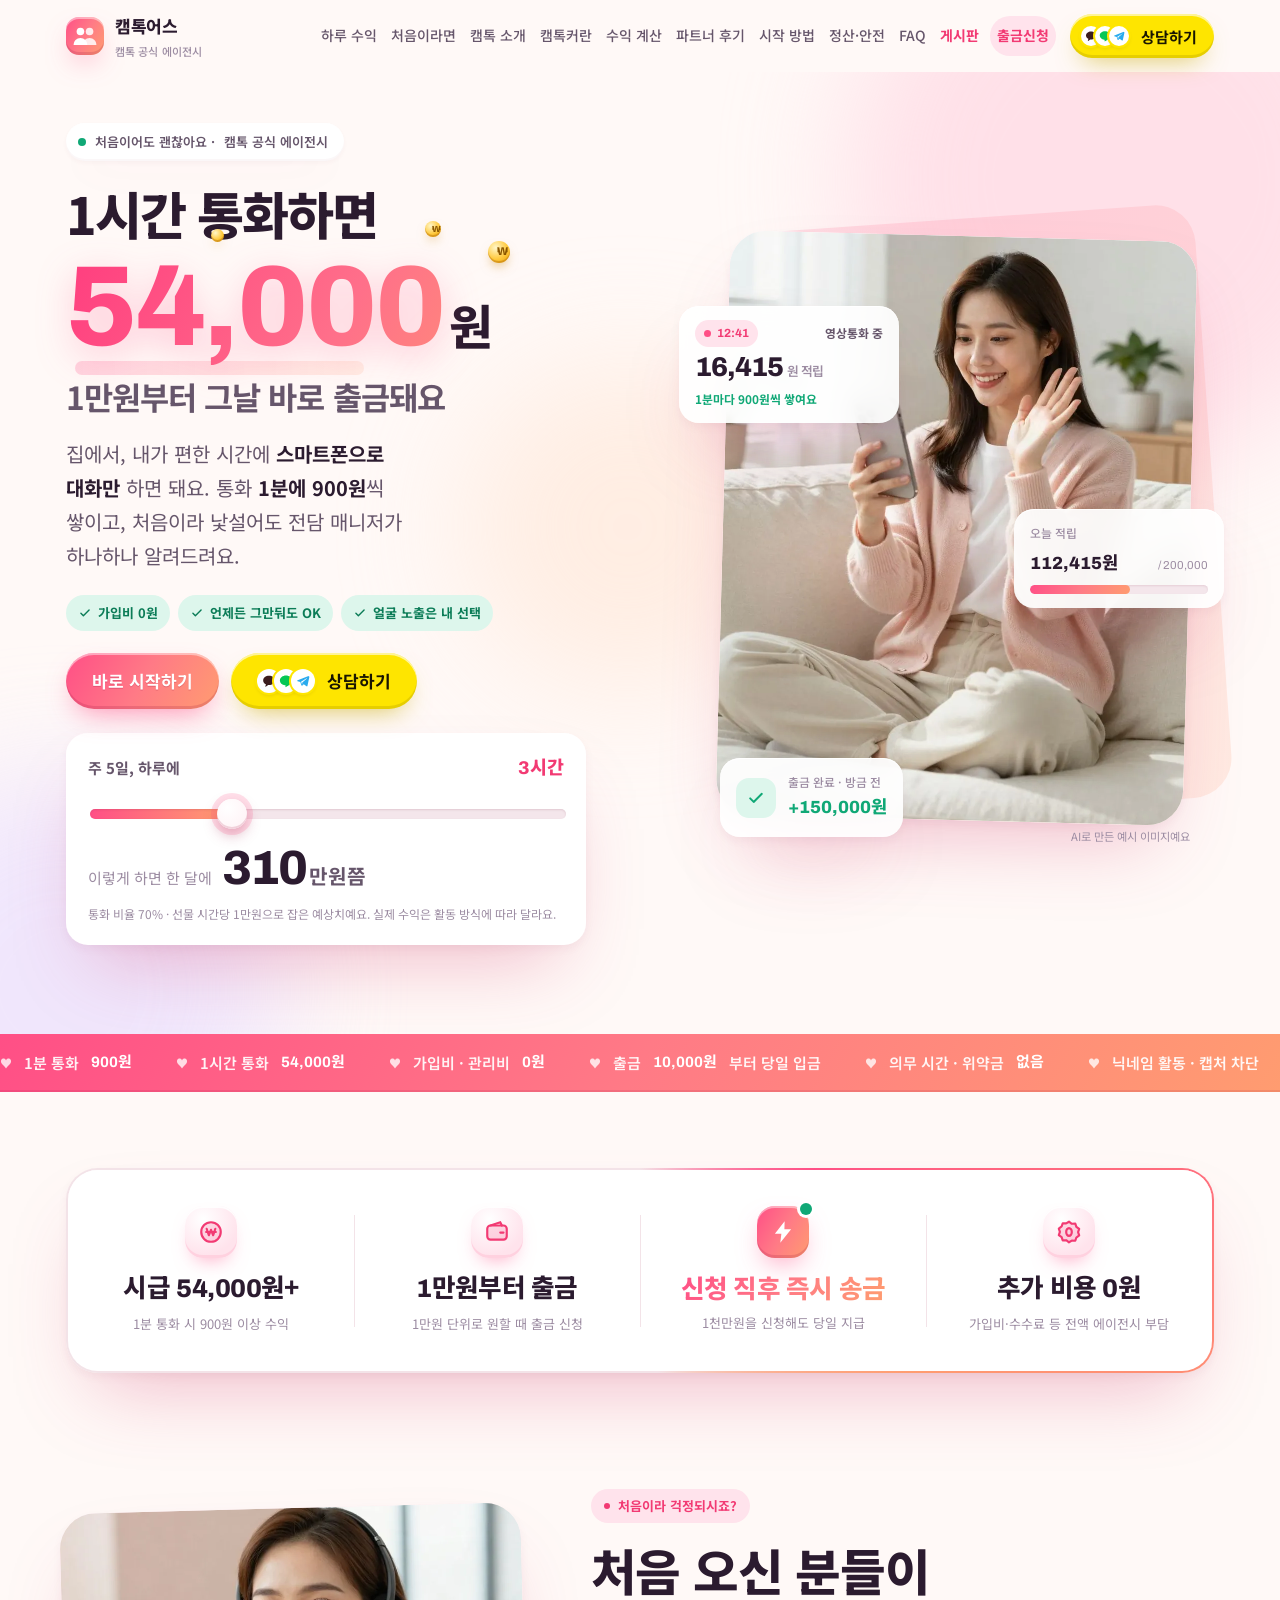
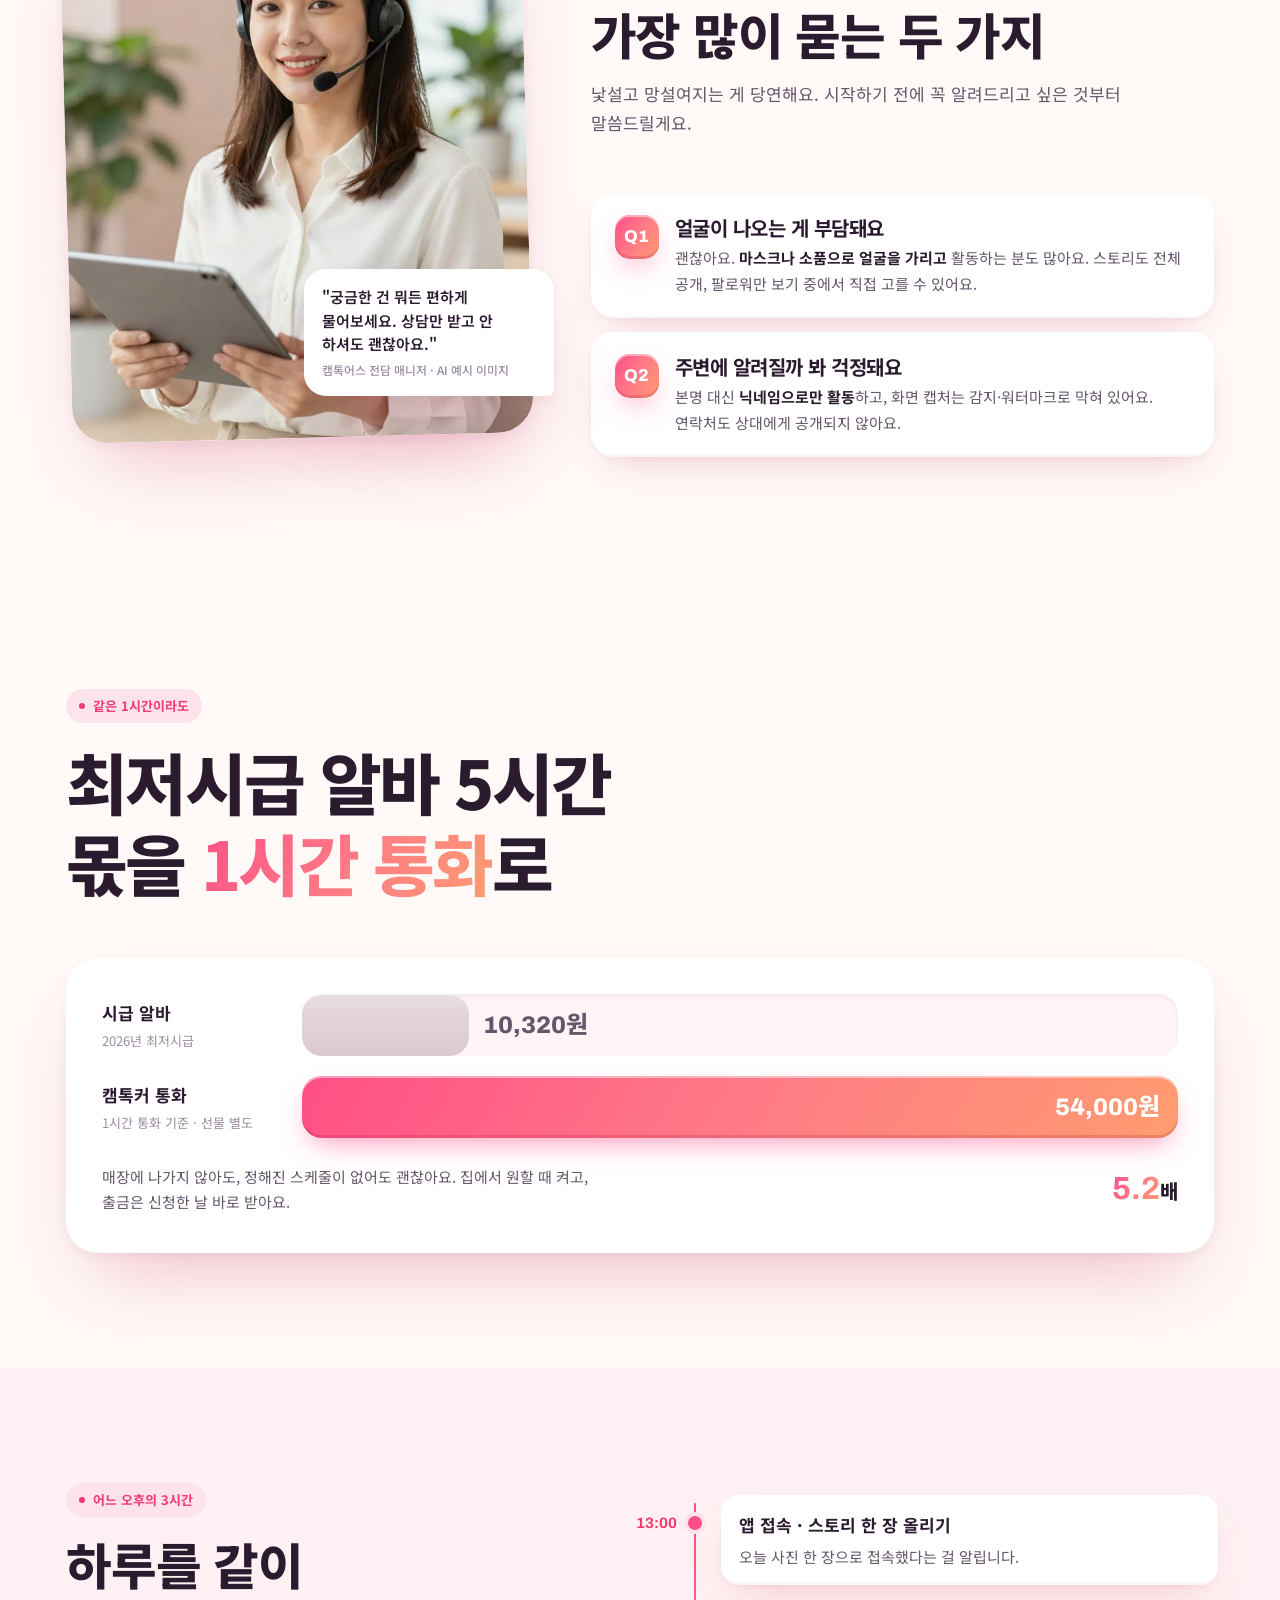
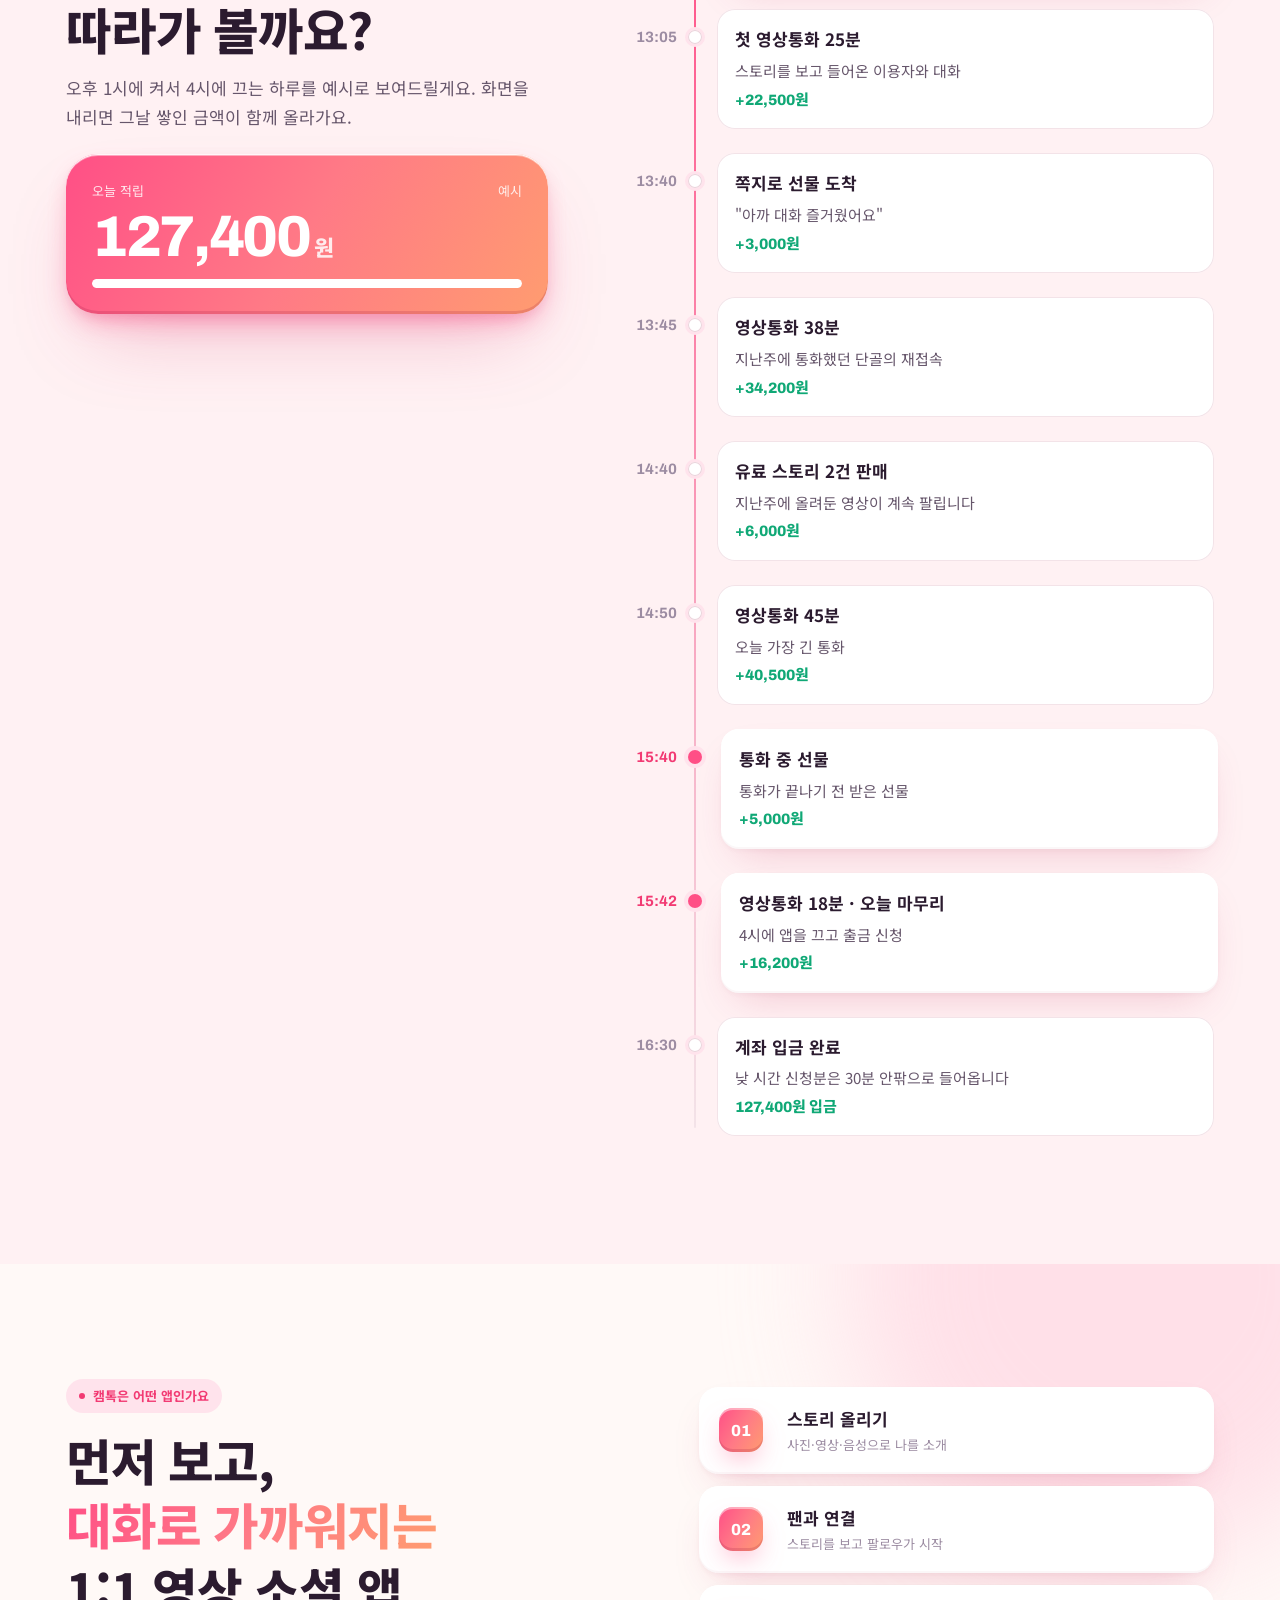
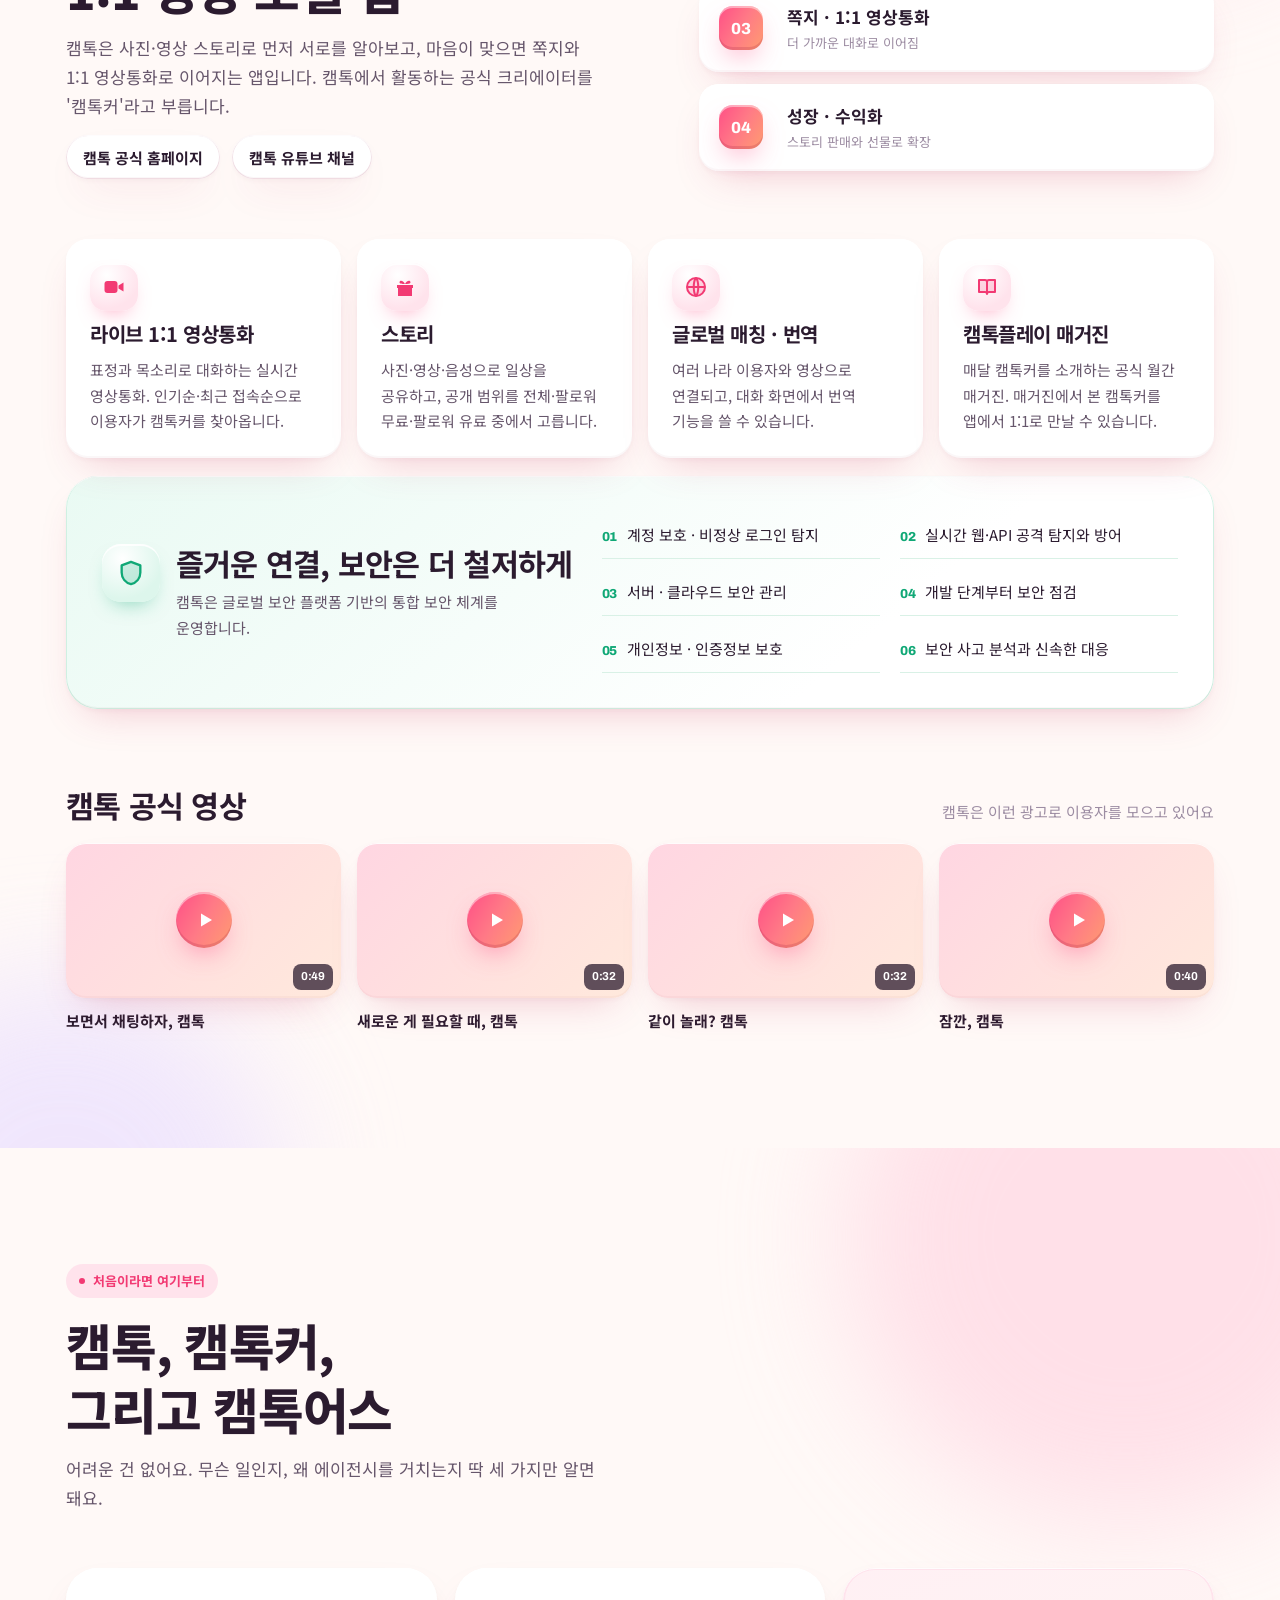
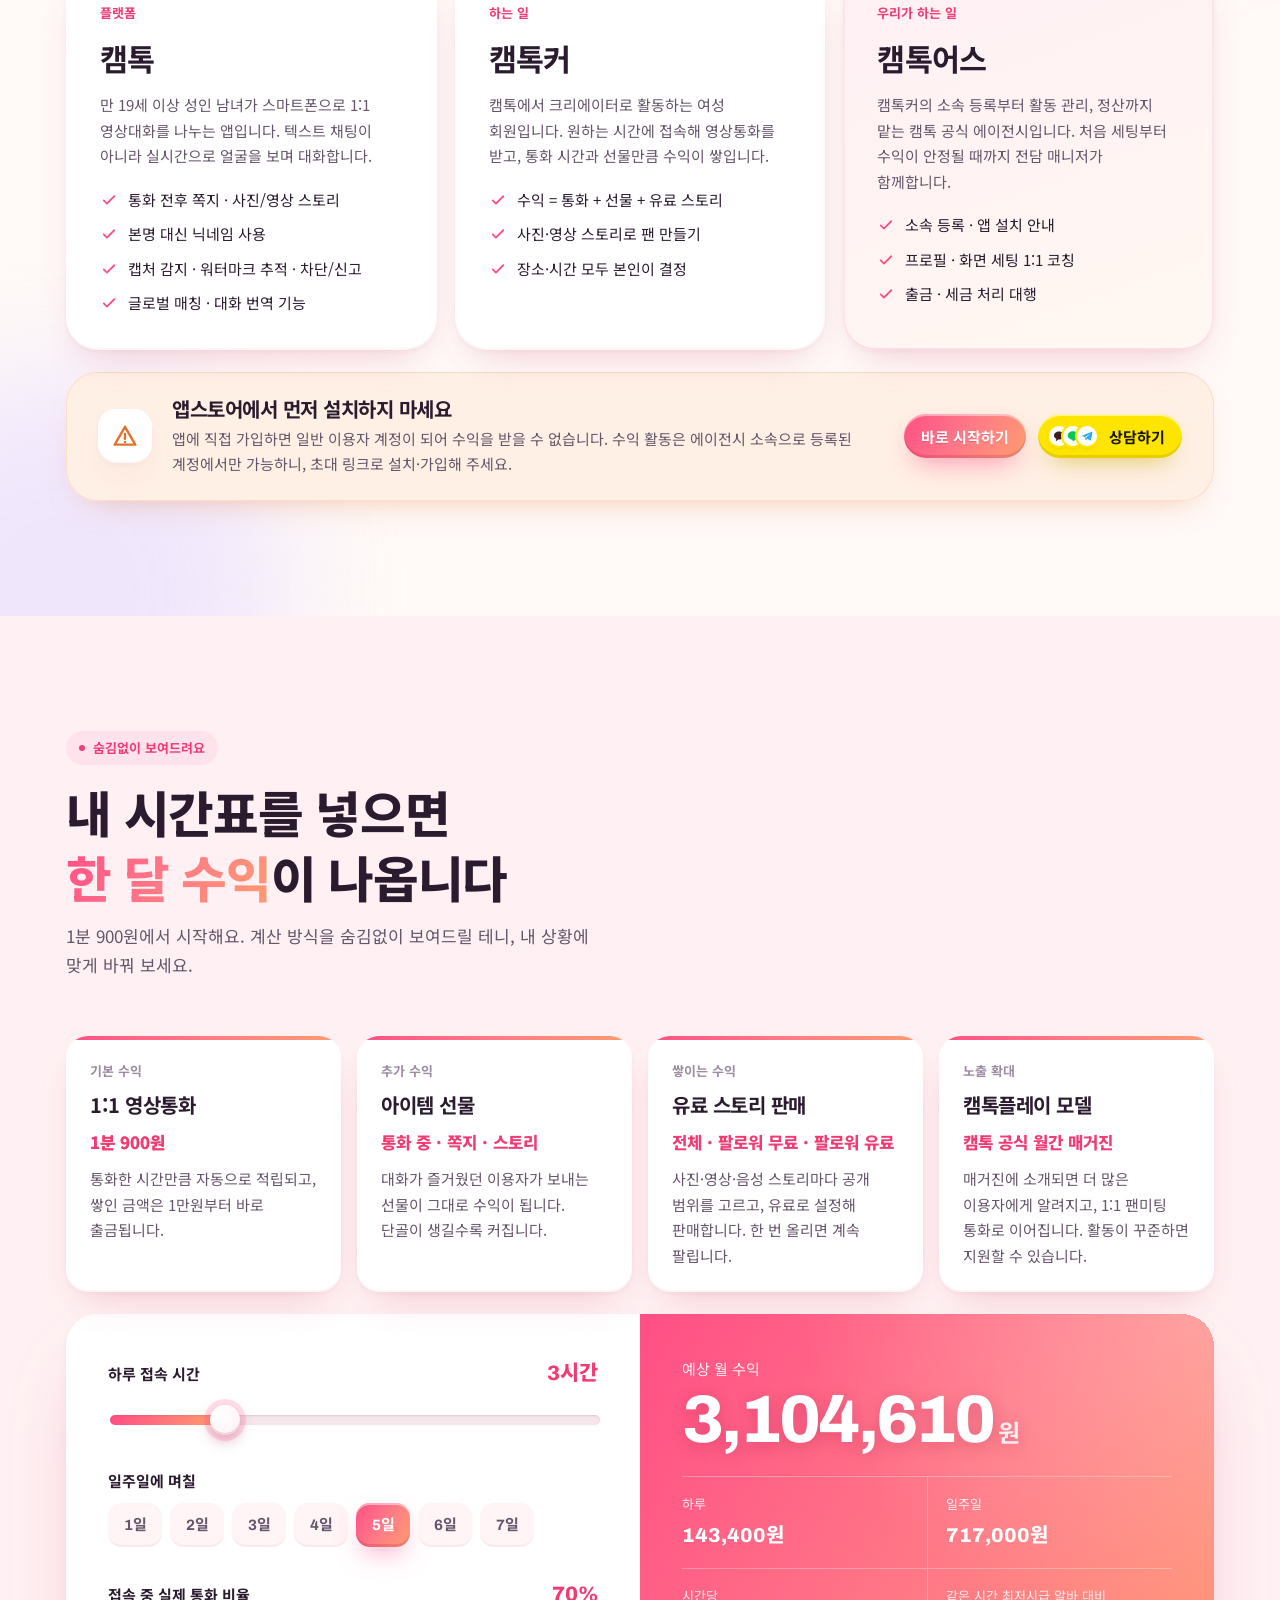
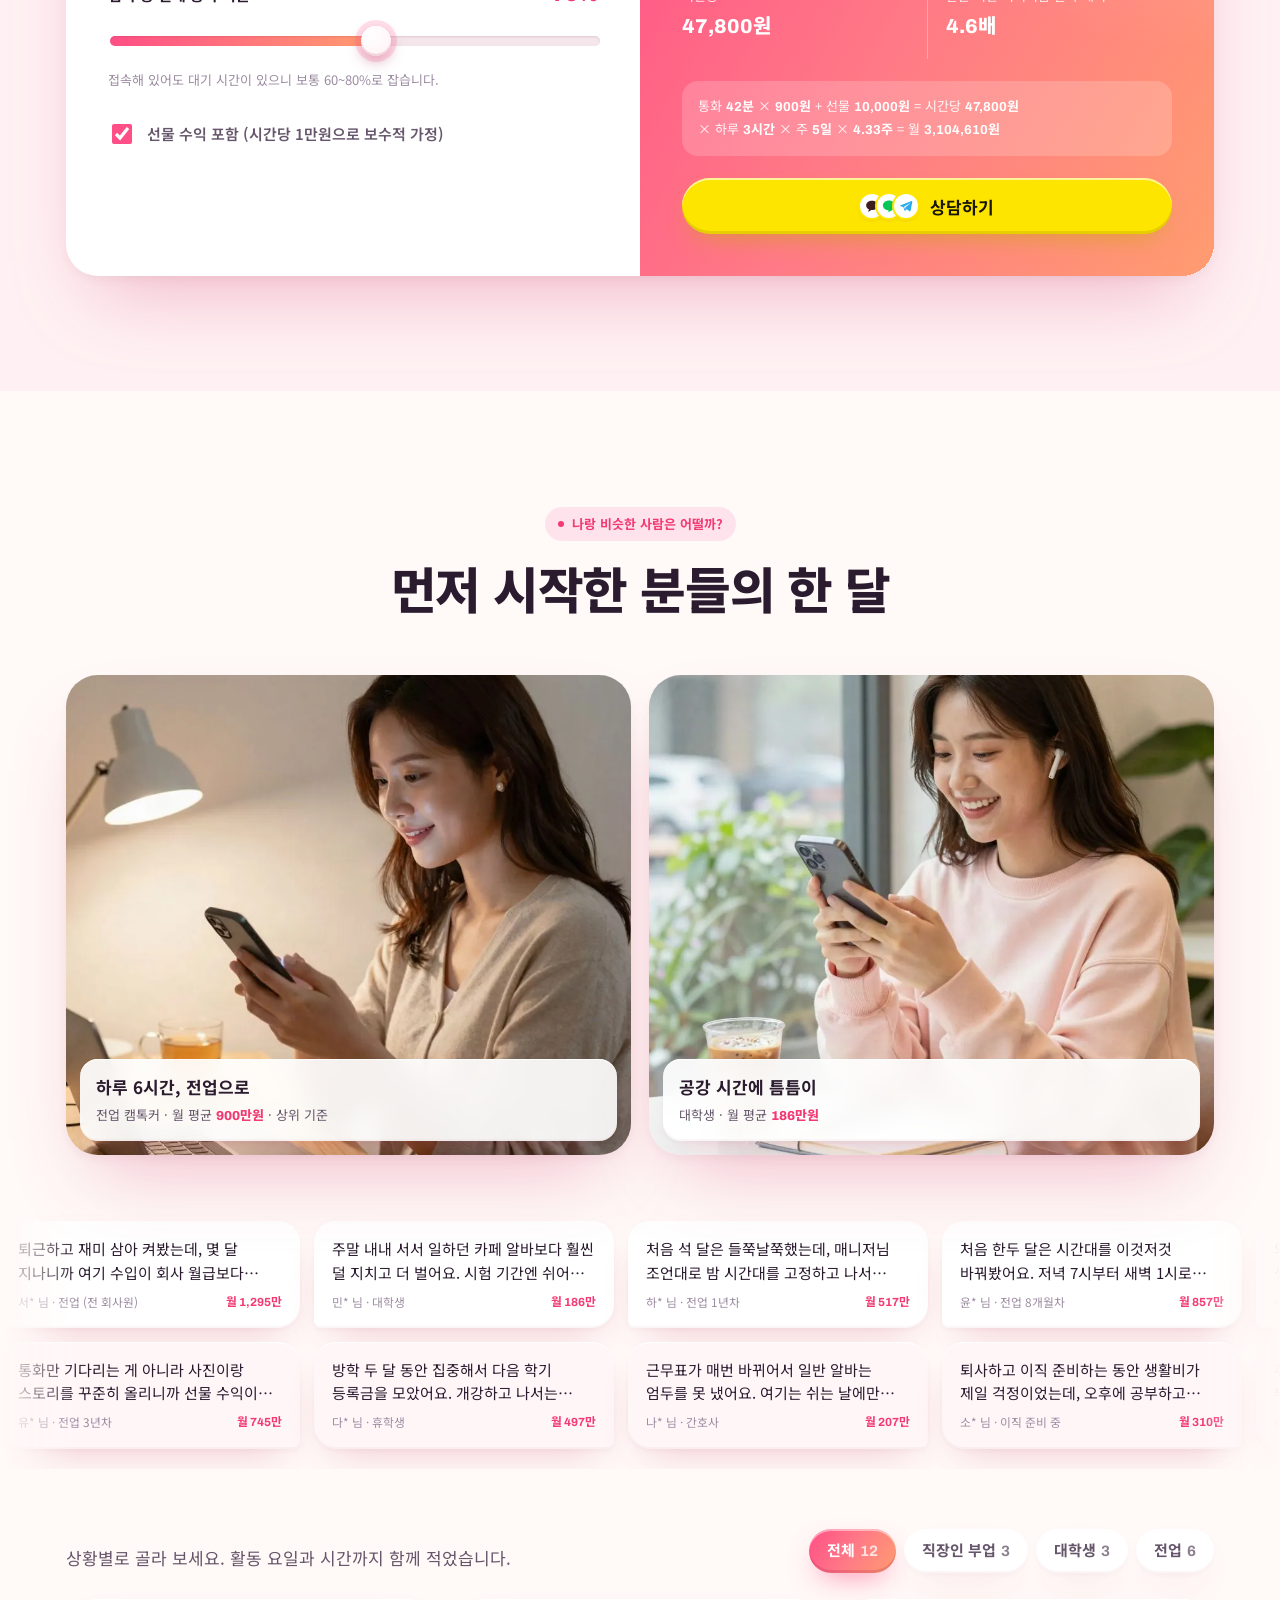
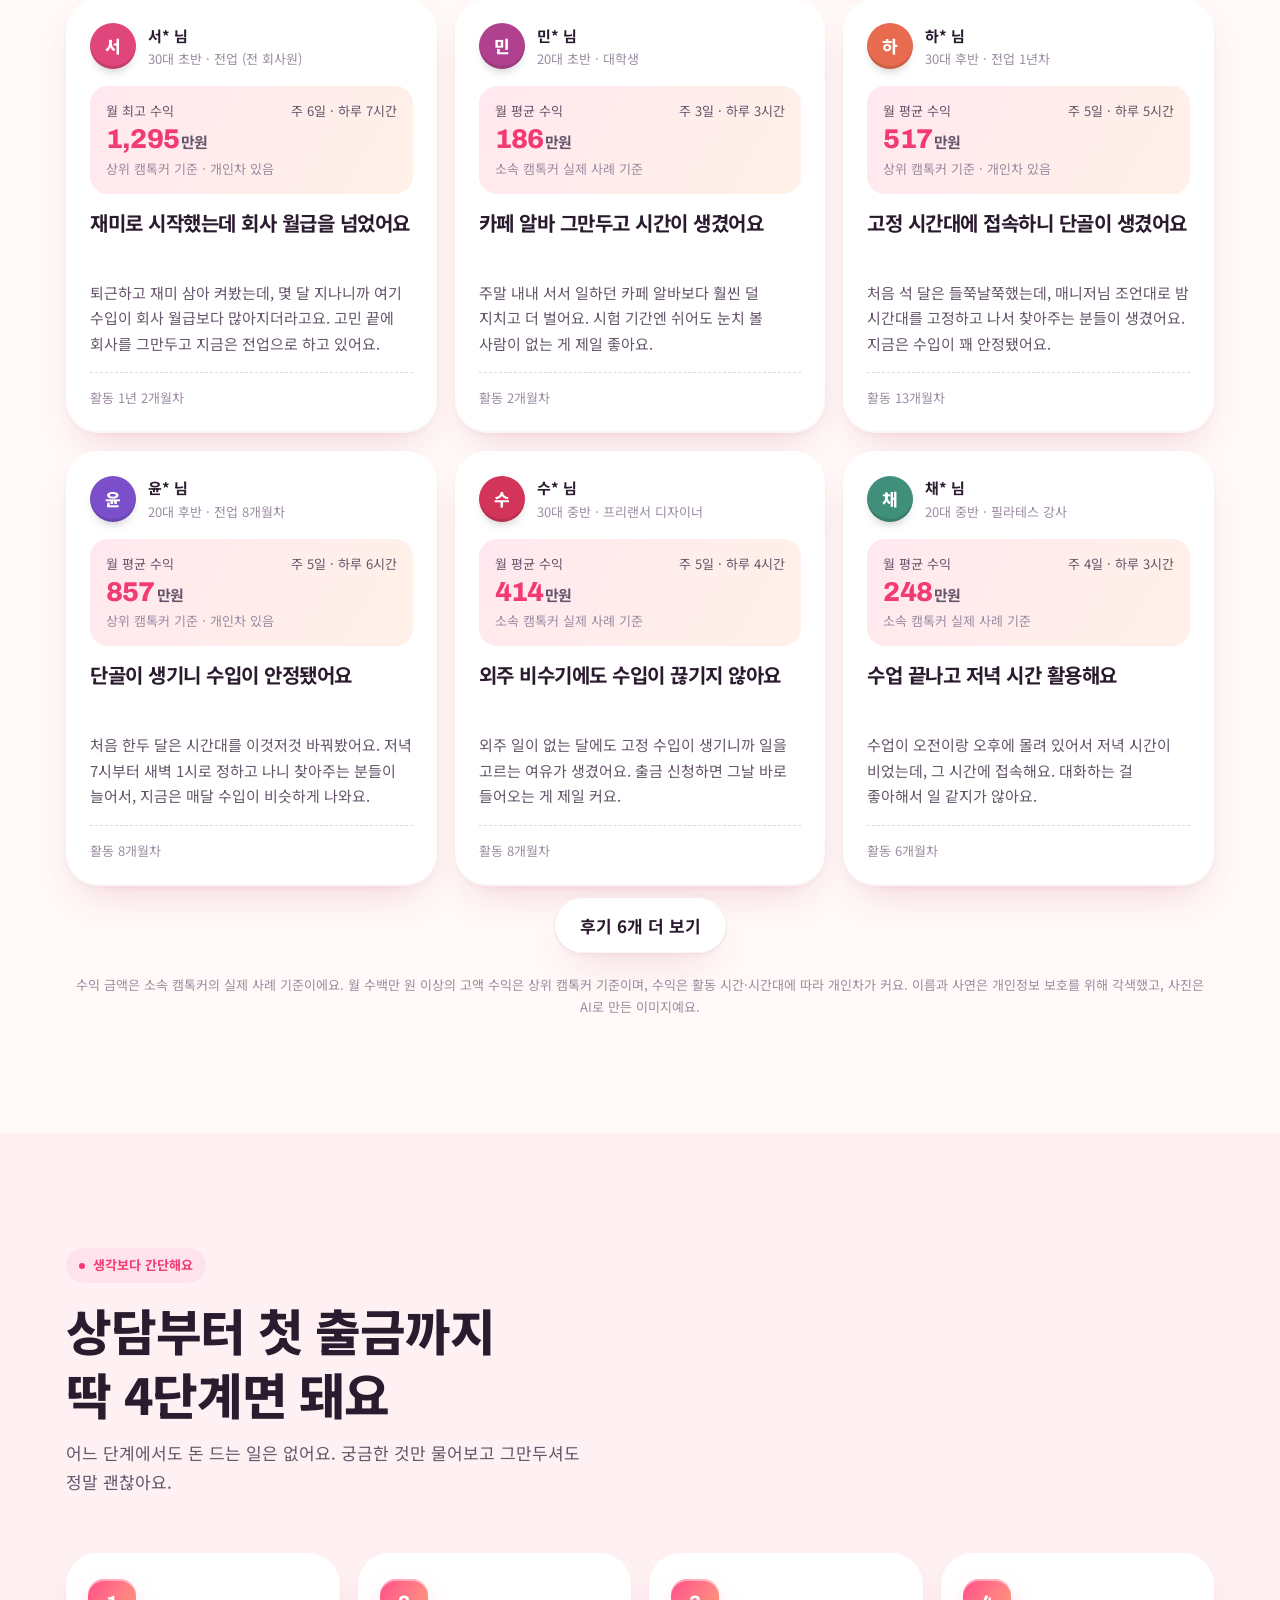
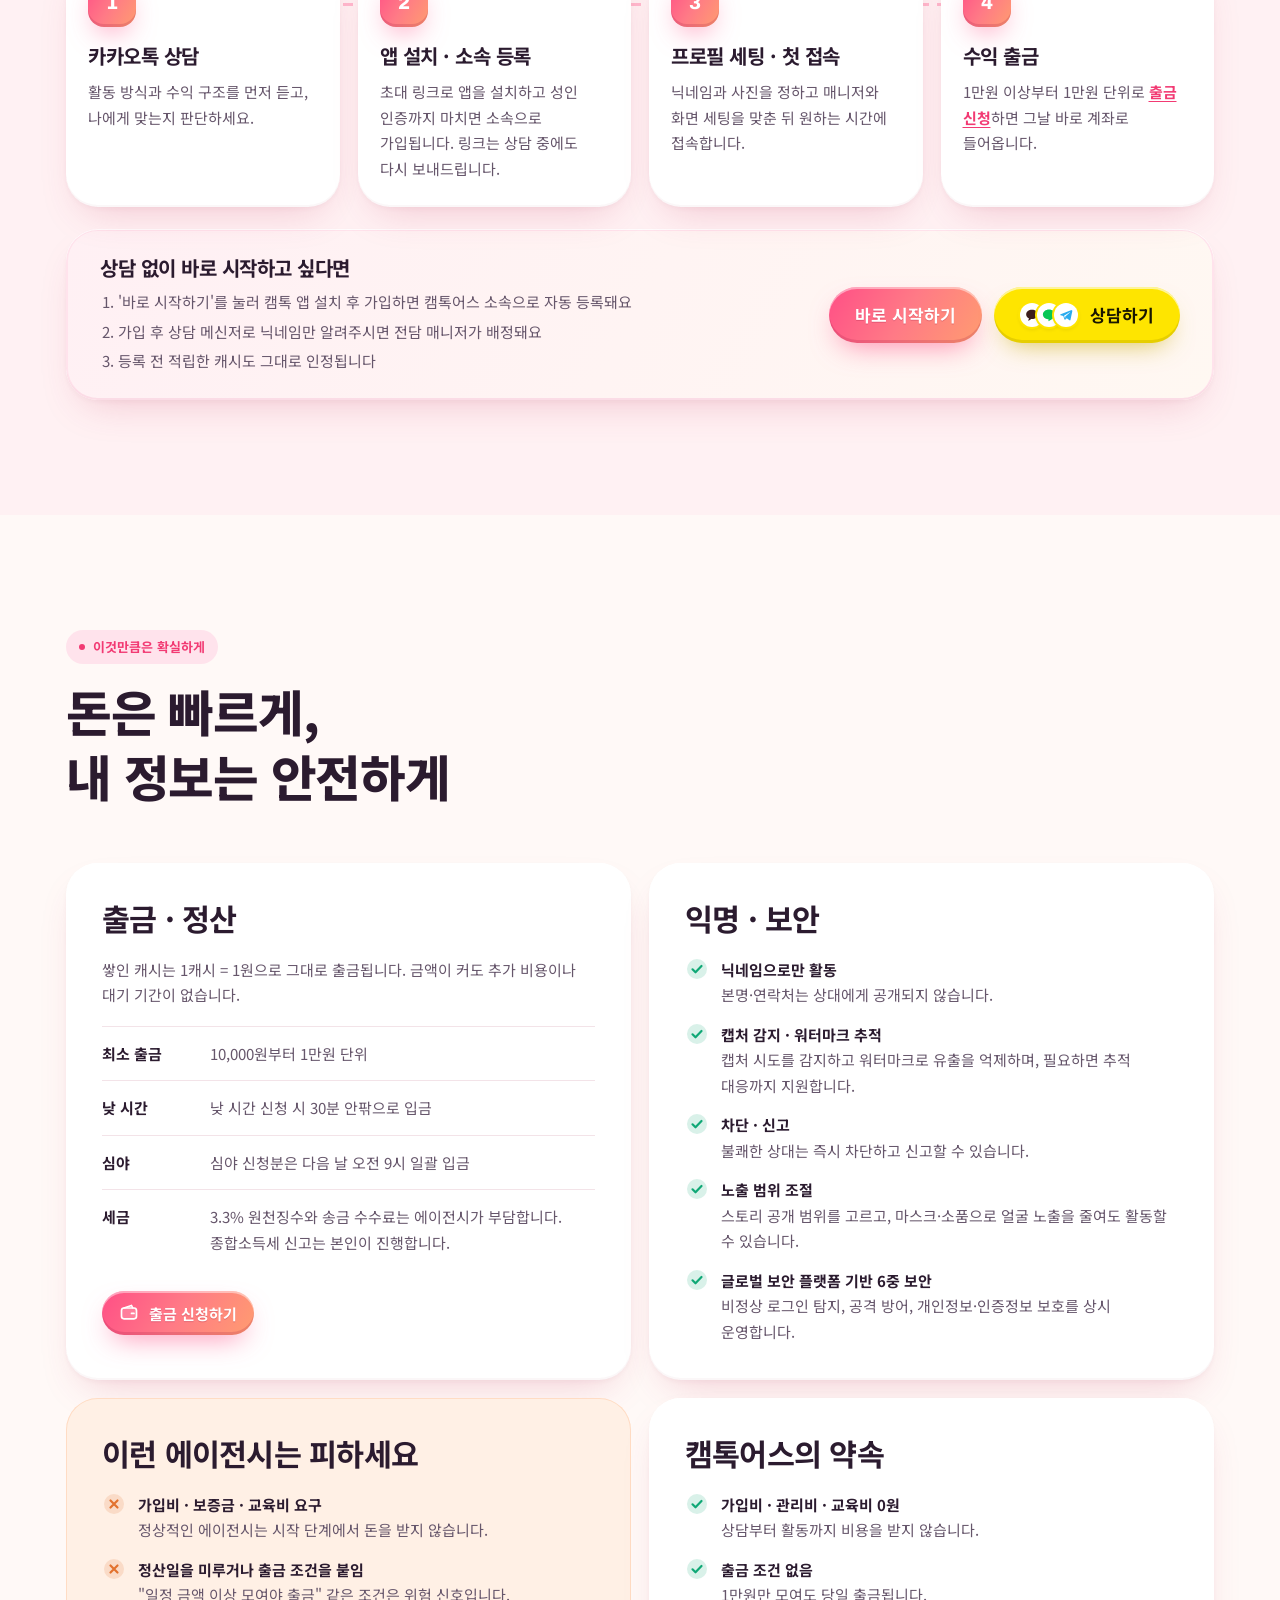
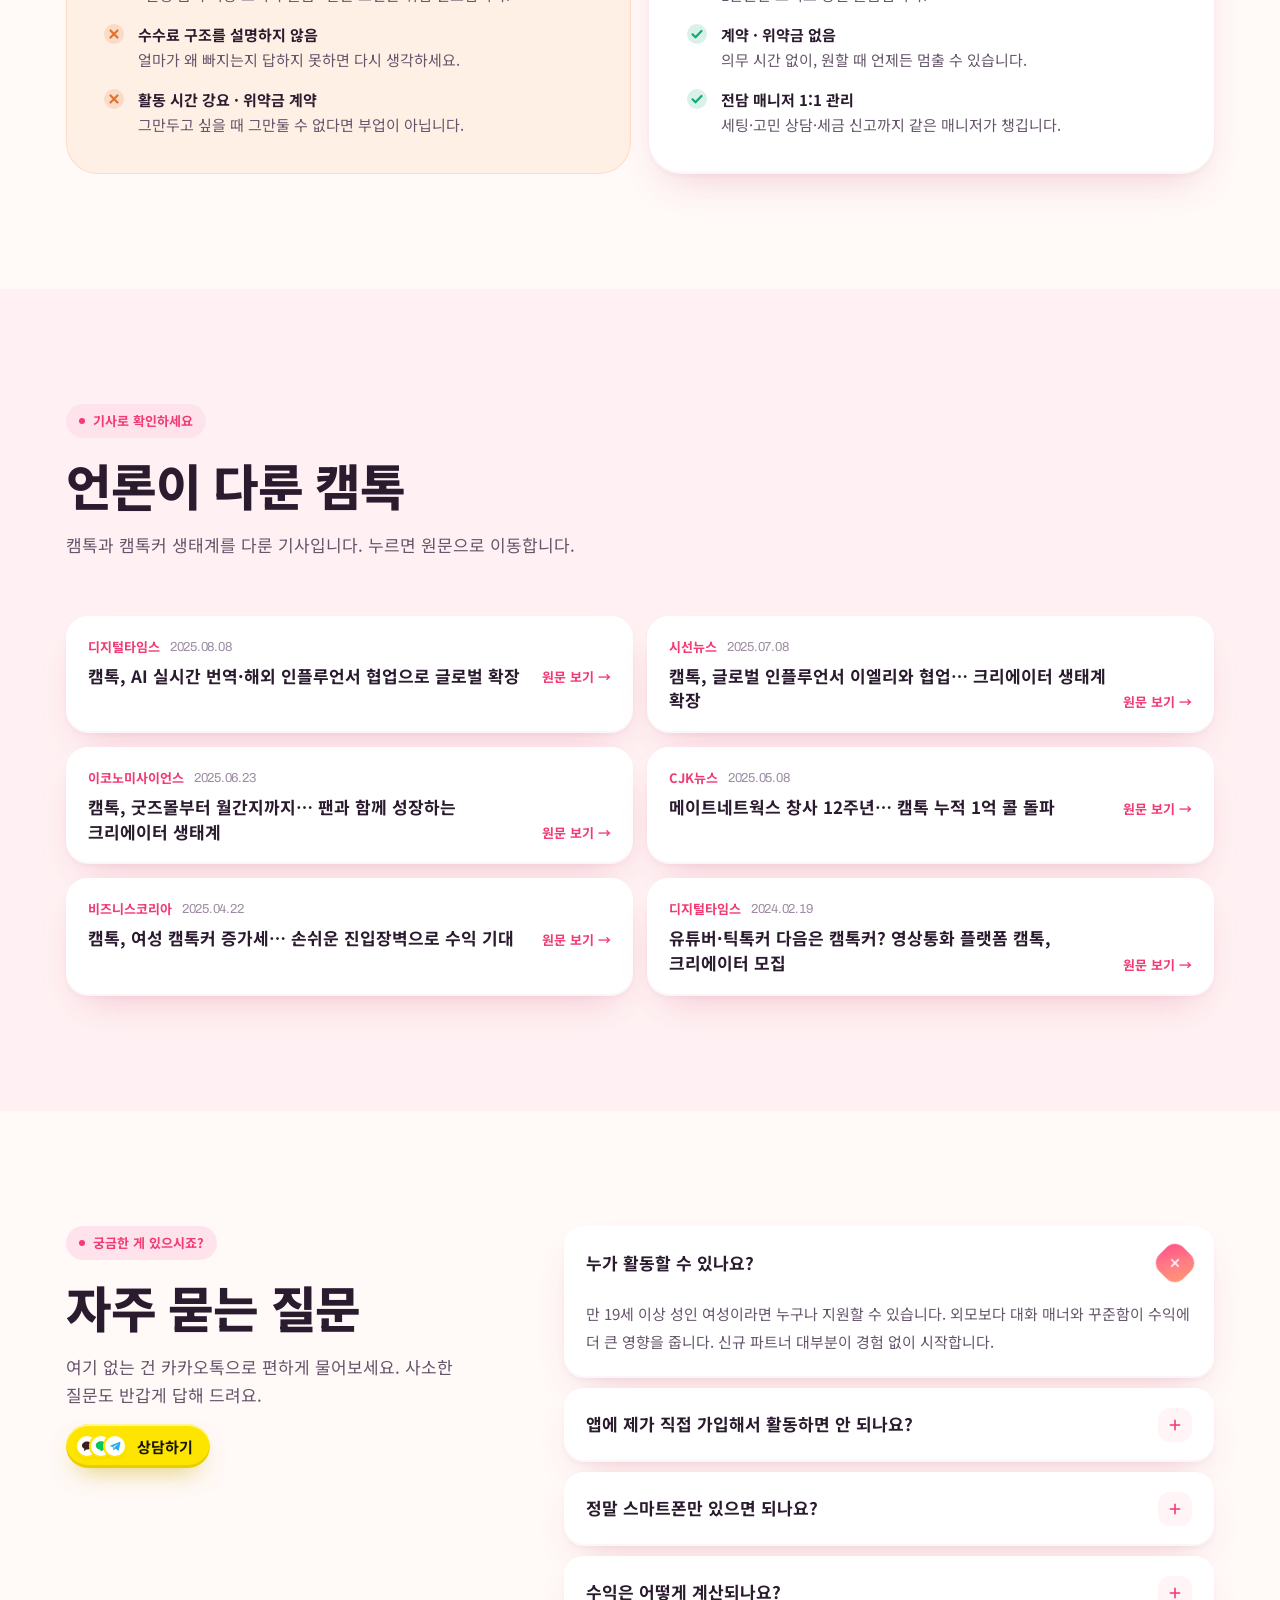
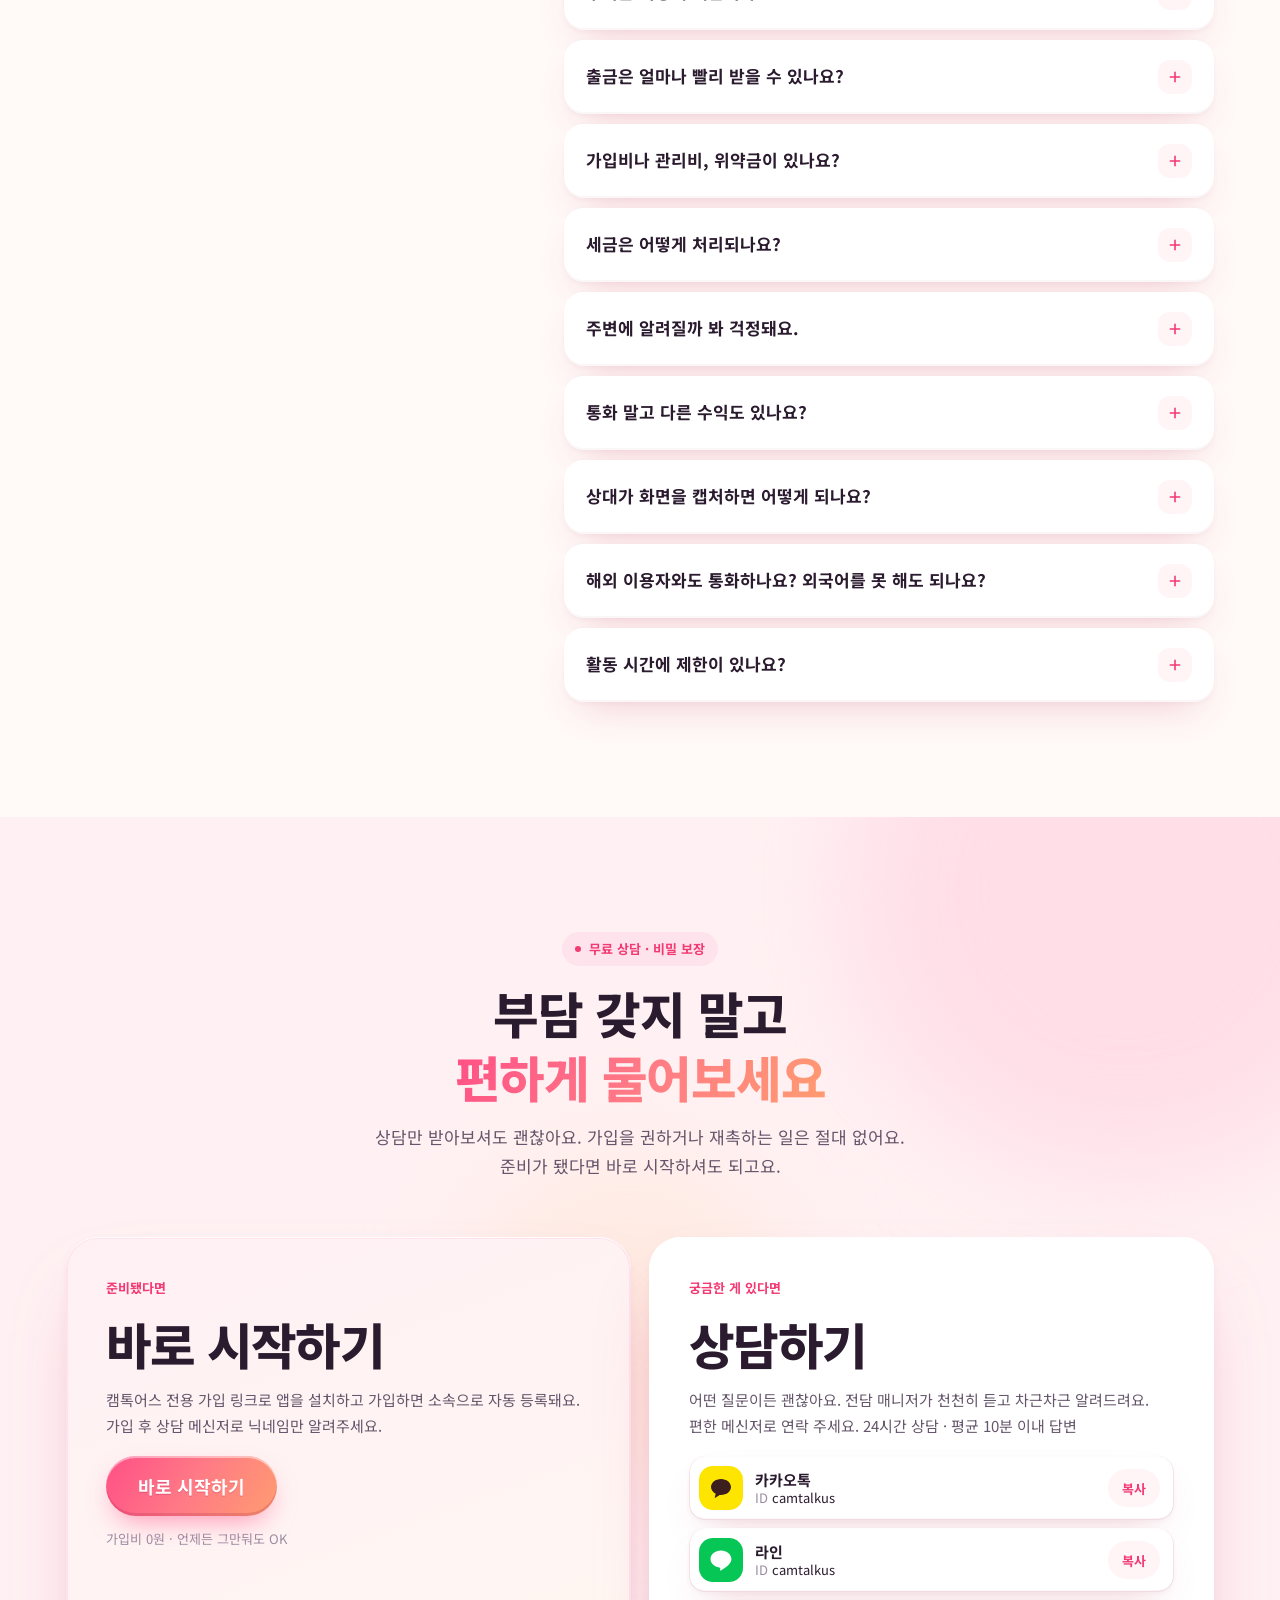
<file: index.html>
<!doctype html>
<html lang="ko">
<head>
<meta charset="utf-8">
<meta name="naver-site-verification" content="8de9d811fc8256f0fd3e348e62711d559c8d484a" />
<meta name="viewport" content="width=device-width, initial-scale=1, viewport-fit=cover">
<title>캠톡커 모집 | 집에서 영상통화로 1시간 54,000원, 캠톡 공식 에이전시 캠톡어스</title>
<meta name="description" content="캠톡 공식 에이전시 캠톡어스에서 캠톡커를 모집합니다. 스마트폰 하나로 내가 편한 시간에 영상통화하고 1분 900원씩 적립, 1시간이면 54,000원. 1만원부터 그날 바로 출금, 가입비·관리비 0원, 의무 시간 없음. 닉네임 활동과 캡처 방지로 안전하게, 처음이어도 전담 매니저가 1:1로 알려드려요.">
<meta name="keywords" content="캠톡커, 캠톡 에이전시, 캠톡 수익, 재택 부업, 영상통화 부업, 캠톡어스">
<link rel="canonical" href="https://camtalkus.com/">
<meta name="robots" content="index, follow, max-image-preview:large">
<meta name="claude:viewport-fit-sides" content="cover">
<meta property="og:type" content="website">
<meta property="og:site_name" content="캠톡어스">
<meta property="og:locale" content="ko_KR">
<meta property="og:url" content="https://camtalkus.com/">
<meta property="og:title" content="캠톡커 모집 | 1시간 통화하면 54,000원 · 캠톡 공식 에이전시 캠톡어스">
<meta property="og:description" content="1분 900원, 1시간 54,000원. 1만원부터 당일 출금, 가입비 0원, 100% 자율 스케줄. 처음이어도 전담 매니저가 1:1로 알려드려요.">
<meta property="og:image" content="https://camtalkus.com/assets/img/og.jpg">
<meta property="og:image:width" content="1200">
<meta property="og:image:height" content="630">
<meta name="twitter:card" content="summary_large_image">
<meta name="theme-color" content="#FFF9F7">
<link rel="icon" type="image/png" sizes="32x32" href="assets/img/icon-32.png">
<link rel="icon" type="image/png" sizes="192x192" href="assets/img/icon-192.png">
<link rel="apple-touch-icon" href="assets/img/icon-192.png">
<link rel="alternate" type="application/rss+xml" title="캠톡어스 게시판" href="https://camtalkus.com/feed.xml">
<link rel="preload" as="image" href="assets/img/hero.webp" type="image/webp" fetchpriority="high">
<link rel="preconnect" href="https://fonts.googleapis.com">
<link rel="preconnect" href="https://fonts.gstatic.com" crossorigin>
<link rel="stylesheet" href="https://fonts.googleapis.com/css2?family=Archivo:wght@600;700;800&family=Gasoek+One&family=Noto+Sans+KR:wght@400;500;700;800&display=swap">
<link rel="stylesheet" href="assets/css/site.css?v=1e8b575f">
<script src="assets/js/config.js?v=b9c791b4"></script>
<script src="assets/js/tracking.js?v=4b3edc1f"></script>
<script type="application/ld+json">
{
  "@context": "https://schema.org",
  "@graph": [
    {
      "@type": "Organization",
      "@id": "https://camtalkus.com/#org",
      "name": "캠톡어스",
      "legalName": "오스트빅 주식회사",
      "url": "https://camtalkus.com/",
      "logo": "https://camtalkus.com/assets/img/icon-512.png",
      "description": "캠톡 공식 에이전시. 캠톡커 모집·소속 등록·활동 관리·정산을 담당합니다.",
      "address": { "@type": "PostalAddress", "addressLocality": "강남구", "addressRegion": "서울특별시", "streetAddress": "테헤란로82길 15, 1156호", "addressCountry": "KR" }
    },
    {
      "@type": "WebSite",
      "@id": "https://camtalkus.com/#site",
      "url": "https://camtalkus.com/",
      "name": "캠톡어스",
      "inLanguage": "ko",
      "publisher": { "@id": "https://camtalkus.com/#org" }
    },
    {
      "@type": "FAQPage",
      "mainEntity": [
        { "@type": "Question", "name": "누가 캠톡커로 활동할 수 있나요?", "acceptedAnswer": { "@type": "Answer", "text": "만 19세 이상 성인 여성이라면 누구나 지원할 수 있습니다. 외모보다 대화 매너와 꾸준함이 수익에 더 큰 영향을 줍니다." } },
        { "@type": "Question", "name": "수익은 어떻게 계산되나요?", "acceptedAnswer": { "@type": "Answer", "text": "영상통화 1분당 900캐시(1캐시=1원)가 적립되고 상대가 보내는 선물이 더해집니다. 1시간 내내 통화하면 54,000원입니다." } },
        { "@type": "Question", "name": "출금은 얼마나 빨리 받을 수 있나요?", "acceptedAnswer": { "@type": "Answer", "text": "1만원 이상부터 1만원 단위로 신청할 수 있고, 낮 시간 신청은 30분 안팎, 심야 신청분은 다음 날 오전 9시에 입금됩니다." } },
        { "@type": "Question", "name": "가입비나 관리비, 위약금이 있나요?", "acceptedAnswer": { "@type": "Answer", "text": "가입비·등록비·관리비·교육비는 모두 0원이며 의무 활동 시간이나 위약금도 없습니다." } },
        { "@type": "Question", "name": "주변에 알려질까 봐 걱정돼요.", "acceptedAnswer": { "@type": "Answer", "text": "본명 대신 닉네임으로 활동하고 앱에서 화면 캡처가 감지·차단됩니다. 원하지 않는 상대는 차단·신고할 수 있습니다." } }
      ]
    }
  ]
}
</script>
</head>
<body>

<header class="site-header">
  <div class="wrap">
    <a class="logo" href="#top" aria-label="홈으로">
      <span class="logo-mark" aria-hidden="true"><svg viewBox="0 0 100 100"><circle cx="38" cy="38" r="10" fill="#fff"/><circle cx="62" cy="38" r="10" fill="#fff" fill-opacity=".85"/><path d="M20 74c0-11 8-19 18-19s18 8 18 19z" fill="#fff"/><path d="M44 74c0-11 8-19 18-19s18 8 18 19z" fill="#fff" fill-opacity=".85"/></svg></span>
      <span><span data-text="brand.name">캠톡어스</span><small data-text="brand.agencyLabel">캠톡 공식 에이전시</small></span>
    </a>
    <nav class="nav" id="nav" aria-label="주요 메뉴">
      <a href="#day">하루 수익</a>
      <a href="#worry">처음이라면</a>
      <a href="#camtalk">캠톡 소개</a>
      <a href="#about">캠톡커란</a>
      <a href="#income">수익 계산</a>
      <a href="#reviews">파트너 후기</a>
      <a href="#start">시작 방법</a>
      <a href="#safety">정산·안전</a>
      <a href="#faq">FAQ</a>
      <a href="board/" class="nav-board">게시판</a>
      <a href="withdraw.html" class="nav-board nav-wd">출금신청</a>
    </nav>
    <div class="header-cta">
      <a class="hpill hpill--wd" href="withdraw.html"><svg><use href="#i-wallet"/></svg>출금신청</a>
      <a class="btn btn--kakao btn--sm" data-consult><span class="chs" aria-hidden="true"><i class="chs-k"><svg><use href="#i-kakao"/></svg></i><i class="chs-l"><svg><use href="#i-line"/></svg></i><i class="chs-t"><svg><use href="#i-telegram"/></svg></i></span>상담하기</a>
    </div>
    <button class="menu-btn" type="button" aria-controls="nav" aria-expanded="false" aria-label="메뉴 열기"><svg><use href="#i-menu"/></svg></button>
  </div>
</header>

<main id="top">

<!-- ============ HERO ============ -->
<section class="hero">
  <div class="aurora" aria-hidden="true"><i></i><i></i><i></i></div>
  <div class="wrap">
    <div class="hero-copy">
      <span class="pill"><span class="dot-live" aria-hidden="true"></span>처음이어도 괜찮아요 · <span data-text="brand.agencyLabel">캠톡 공식 에이전시</span></span>
      <h1>
        <span class="l1">1시간 통화하면</span>
        <span class="money" id="heroMoneyWrap"><span class="amt num" id="heroMoney">54,000</span><span class="won">원</span><i class="spark spark--a" aria-hidden="true">₩</i><i class="spark spark--b" aria-hidden="true">₩</i><i class="spark spark--c" aria-hidden="true"></i></span>
        <span class="sub">1만원부터 그날 바로 출금돼요</span>
      </h1>
      <p class="hero-lead">집에서, 내가 편한 시간에 <b>스마트폰으로 대화만</b> 하면 돼요. 통화 <b>1분에 900원</b>씩 쌓이고, 처음이라 낯설어도 전담 매니저가 하나하나 알려드려요.</p>
      <ul class="reassure">
        <li><svg><use href="#i-check"/></svg>가입비 0원</li>
        <li><svg><use href="#i-check"/></svg>언제든 그만둬도 OK</li>
        <li><svg><use href="#i-check"/></svg>얼굴 노출은 내 선택</li>
      </ul>
      <div class="btn-row">
        <a class="btn btn--primary" data-href="invite">바로 시작하기</a>
        <a class="btn btn--kakao" data-consult><span class="chs" aria-hidden="true"><i class="chs-k"><svg><use href="#i-kakao"/></svg></i><i class="chs-l"><svg><use href="#i-line"/></svg></i><i class="chs-t"><svg><use href="#i-telegram"/></svg></i></span>상담하기</a>
      </div>
    </div>

    <div class="stage" id="psScreen" aria-label="집에서 영상통화로 활동하는 모습 예시">
      <div class="photo"><picture><source srcset="assets/img/hero.webp" type="image/webp"><img src="assets/img/hero.jpg" alt="집 소파에서 스마트폰으로 영상통화하며 손을 흔드는 여성" width="900" height="1200"></picture></div>
      <div class="fcard fcard--call">
        <div class="call-top"><span class="rec"><i></i><span id="psTimer">12:34</span></span><span>영상통화 중</span></div>
        <div class="call-earn"><span id="psEarn">11,310</span><small>원 적립</small></div>
        <span class="call-rate">1분마다 900원씩 쌓여요</span>
      </div>
      <div class="fcard fcard--goal">
        <small>오늘 적립</small>
        <div class="row"><b id="tdVal">107,310원</b><span>/ 200,000</span></div>
        <div class="bar"><i id="tdBar"></i></div>
      </div>
      <div class="fcard fcard--paid">
        <span class="ic"><svg><use href="#i-check"/></svg></span>
        <div><small>출금 완료 · 방금 전</small><b>+150,000원</b></div>
      </div>
      <p class="stage-note">AI로 만든 예시 이미지예요</p>
    </div>

    <div class="est">
        <div class="est-top"><label for="heIn">주 5일, 하루에</label><output id="heH" for="heIn">3시간</output></div>
        <input type="range" id="heIn" min="1" max="8" step="1" value="3" aria-label="하루 활동 시간">
        <div class="est-res"><span class="lbl">이렇게 하면 한 달에</span><span class="val"><span id="heOut">310</span><small>만원쯤</small></span></div>
        <p class="est-note">통화 비율 70% · 선물 시간당 1만원으로 잡은 예상치예요. 실제 수익은 활동 방식에 따라 달라요.</p>
      </div>
  </div>
</section>

<div class="ticker" aria-label="주요 조건"><div class="ticker-track" id="tickerTrack"></div></div>

<!-- ============ 핵심 조건 ============ -->
<section class="proof">
  <div class="wrap" data-reveal>
    <div class="perks">
      <div class="perk">
        <span class="perk-ic"><svg><use href="#i-coin"/></svg></span>
        <b class="perk-v">시급 <span class="num" data-count="54000">54,000</span>원+</b>
        <span class="perk-d">1분 통화 시 900원 이상 수익</span>
      </div>
      <div class="perk">
        <span class="perk-ic"><svg><use href="#i-wallet"/></svg></span>
        <b class="perk-v"><span class="num" data-count="1">1</span>만원부터 출금</b>
        <span class="perk-d">1만원 단위로 원할 때 출금 신청</span>
      </div>
      <div class="perk perk--hot">
        <span class="perk-ic"><svg><use href="#i-bolt"/></svg><i class="perk-live" aria-hidden="true"></i></span>
        <b class="perk-v grad">신청 직후 즉시 송금</b>
        <span class="perk-d">1천만원을 신청해도 당일 지급</span>
      </div>
      <div class="perk">
        <span class="perk-ic"><svg><use href="#i-zero"/></svg></span>
        <b class="perk-v">추가 비용 <span class="num" data-count="0">0</span>원</b>
        <span class="perk-d">가입비·수수료 등 전액 에이전시 부담</span>
      </div>
    </div>
  </div>
</section>

<!-- ============ 처음이라 걱정될 때 ============ -->
<section class="band" id="worry">
  <div class="wrap worry">
    <div class="worry-photo" data-reveal>
      <div class="photo"><picture><source srcset="assets/img/manager.webp" type="image/webp"><img src="assets/img/manager.jpg" alt="헤드셋을 쓰고 웃고 있는 상담 매니저" width="900" height="1200" loading="lazy"></picture></div>
      <div class="worry-say">"궁금한 건 뭐든 편하게 물어보세요. 상담만 받고 안 하셔도 괜찮아요."<small>캠톡어스 전담 매니저 · AI 예시 이미지</small></div>
    </div>
    <div data-reveal>
      <div class="sec-head">
        <span class="eyebrow">처음이라 걱정되시죠?</span>
        <h2>처음 오신 분들이<br>가장 많이 묻는 두 가지</h2>
        <p>낯설고 망설여지는 게 당연해요. 시작하기 전에 꼭 알려드리고 싶은 것부터 말씀드릴게요.</p>
      </div>
      <div class="wlist">
        <article class="wcard"><span class="q">Q1</span><div><h3>얼굴이 나오는 게 부담돼요</h3><p>괜찮아요. <b>마스크나 소품으로 얼굴을 가리고</b> 활동하는 분도 많아요. 스토리도 전체 공개, 팔로워만 보기 중에서 직접 고를 수 있어요.</p></div></article>
        <article class="wcard"><span class="q">Q2</span><div><h3>주변에 알려질까 봐 걱정돼요</h3><p>본명 대신 <b>닉네임으로만 활동</b>하고, 화면 캡처는 감지·워터마크로 막혀 있어요. 연락처도 상대에게 공개되지 않아요.</p></div></article>
      </div>
    </div>
  </div>
</section>

<!-- ============ 비교 ============ -->
<section class="band">
  <div class="wrap" data-reveal>
    <span class="eyebrow">같은 1시간이라도</span>
    <h2 class="vs-big" style="margin-top:18px">최저시급 알바 5시간 몫을 <span class="grad">1시간 통화</span>로</h2>
    <div class="vs">
      <div class="vs-row">
        <div class="who"><b>시급 알바</b><span>2026년 최저시급</span></div>
        <div class="vs-track"><div class="vs-fill vs-fill--plain" style="width:19.1%"></div><span class="vs-out" style="left:calc(19.1% + 14px)"><span data-count="10320">10,320</span>원</span></div>
      </div>
      <div class="vs-row">
        <div class="who"><b>캠톡커 통화</b><span>1시간 통화 기준 · 선물 별도</span></div>
        <div class="vs-track"><div class="vs-fill vs-fill--hot" style="width:100%"><span data-count="54000">54,000</span>원</div></div>
      </div>
      <div class="vs-foot">
        <p>매장에 나가지 않아도, 정해진 스케줄이 없어도 괜찮아요. 집에서 원할 때 켜고, 출금은 신청한 날 바로 받아요.</p>
        <span class="vs-x"><b class="grad">5.2</b>배</span>
      </div>
    </div>
  </div>
</section>

<!-- ============ 하루 타임라인 ============ -->
<section class="band band--2" id="day">
  <div class="wrap day">
    <div class="day-side" data-reveal>
      <div class="sec-head">
        <span class="eyebrow">어느 오후의 3시간</span>
        <h2>하루를 같이<br>따라가 볼까요?</h2>
        <p>오후 1시에 켜서 4시에 끄는 하루를 예시로 보여드릴게요. 화면을 내리면 그날 쌓인 금액이 함께 올라가요.</p>
      </div>
      <div class="day-total">
        <small><span>오늘 적립</span><span>예시</span></small>
        <b class="num"><span id="dayTotal">127,400</span><small>원</small></b>
        <div class="bar"><i id="dayBar" style="width:100%"></i></div>
      </div>
    </div>
    <ol class="tl">
      <li data-sum="0"><time>13:00</time><div class="tl-card"><b>앱 접속 · 스토리 한 장 올리기</b><span>오늘 사진 한 장으로 접속했다는 걸 알립니다.</span></div></li>
      <li data-sum="22500"><time>13:05</time><div class="tl-card"><b>첫 영상통화 25분</b><span>스토리를 보고 들어온 이용자와 대화</span><em>+22,500원</em></div></li>
      <li data-sum="25500"><time>13:40</time><div class="tl-card"><b>쪽지로 선물 도착</b><span>"아까 대화 즐거웠어요"</span><em>+3,000원</em></div></li>
      <li data-sum="59700"><time>13:45</time><div class="tl-card"><b>영상통화 38분</b><span>지난주에 통화했던 단골의 재접속</span><em>+34,200원</em></div></li>
      <li data-sum="65700"><time>14:40</time><div class="tl-card"><b>유료 스토리 2건 판매</b><span>지난주에 올려둔 영상이 계속 팔립니다</span><em>+6,000원</em></div></li>
      <li data-sum="106200"><time>14:50</time><div class="tl-card"><b>영상통화 45분</b><span>오늘 가장 긴 통화</span><em>+40,500원</em></div></li>
      <li data-sum="111200"><time>15:40</time><div class="tl-card"><b>통화 중 선물</b><span>통화가 끝나기 전 받은 선물</span><em>+5,000원</em></div></li>
      <li data-sum="127400"><time>15:42</time><div class="tl-card"><b>영상통화 18분 · 오늘 마무리</b><span>4시에 앱을 끄고 출금 신청</span><em>+16,200원</em></div></li>
      <li data-sum="127400"><time>16:30</time><div class="tl-card"><b>계좌 입금 완료</b><span>낮 시간 신청분은 30분 안팎으로 들어옵니다</span><em>127,400원 입금</em></div></li>
    </ol>
  </div>
</section>

<!-- ============ 캠톡 소개 ============ -->
<section class="band" id="camtalk">
  <div class="aurora" aria-hidden="true"><i></i><i></i></div>
  <div class="wrap">
    <div class="ct-intro" data-reveal>
      <div class="sec-head">
        <span class="eyebrow">캠톡은 어떤 앱인가요</span>
        <h2>먼저 보고,<br><span class="grad">대화로 가까워지는</span><br>1:1 영상 소셜 앱</h2>
        <p>캠톡은 사진·영상 스토리로 먼저 서로를 알아보고, 마음이 맞으면 쪽지와 1:1 영상통화로 이어지는 앱입니다. 캠톡에서 활동하는 공식 크리에이터를 '캠톡커'라고 부릅니다.</p>
        <div class="btn-row">
          <a class="btn btn--ghost btn--sm" data-ct="home">캠톡 공식 홈페이지</a>
          <a class="btn btn--ghost btn--sm" data-ct="youtube">캠톡 유튜브 채널</a>
        </div>
      </div>
      <ol class="ct-flow" aria-label="캠톡커 활동 흐름">
        <li><span class="num">01</span><b>스토리 올리기</b><small>사진·영상·음성으로 나를 소개</small></li>
        <li><span class="num">02</span><b>팬과 연결</b><small>스토리를 보고 팔로우가 시작</small></li>
        <li><span class="num">03</span><b>쪽지 · 1:1 영상통화</b><small>더 가까운 대화로 이어짐</small></li>
        <li><span class="num">04</span><b>성장 · 수익화</b><small>스토리 판매와 선물로 확장</small></li>
      </ol>
    </div>

    <p class="swipe" aria-hidden="true">옆으로 넘겨보세요</p>
    <div class="ct-feats" data-reveal>
      <article class="ct-feat"><span class="ct-ic"><svg><use href="#i-cam"/></svg></span><h3>라이브 1:1 영상통화</h3><p>표정과 목소리로 대화하는 실시간 영상통화. 인기순·최근 접속순으로 이용자가 캠톡커를 찾아옵니다.</p></article>
      <article class="ct-feat"><span class="ct-ic"><svg><use href="#i-gift"/></svg></span><h3>스토리</h3><p>사진·영상·음성으로 일상을 공유하고, 공개 범위를 전체·팔로워 무료·팔로워 유료 중에서 고릅니다.</p></article>
      <article class="ct-feat"><span class="ct-ic"><svg><use href="#i-globe"/></svg></span><h3>글로벌 매칭 · 번역</h3><p>여러 나라 이용자와 영상으로 연결되고, 대화 화면에서 번역 기능을 쓸 수 있습니다.</p></article>
      <article class="ct-feat"><span class="ct-ic"><svg><use href="#i-book"/></svg></span><h3>캠톡플레이 매거진</h3><p>매달 캠톡커를 소개하는 공식 월간 매거진. 매거진에서 본 캠톡커를 앱에서 1:1로 만날 수 있습니다.</p></article>
    </div>

    <div class="ct-sec" data-reveal>
      <div class="ct-sec-head">
        <span class="ct-ic ct-ic--big"><svg><use href="#i-shield"/></svg></span>
        <div><h3>즐거운 연결, 보안은 더 철저하게</h3><p>캠톡은 글로벌 보안 플랫폼 기반의 통합 보안 체계를 운영합니다.</p></div>
      </div>
      <ul class="ct-sec-list">
        <li><span class="num">01</span>계정 보호 · 비정상 로그인 탐지</li>
        <li><span class="num">02</span>실시간 웹·API 공격 탐지와 방어</li>
        <li><span class="num">03</span>서버 · 클라우드 보안 관리</li>
        <li><span class="num">04</span>개발 단계부터 보안 점검</li>
        <li><span class="num">05</span>개인정보 · 인증정보 보호</li>
        <li><span class="num">06</span>보안 사고 분석과 신속한 대응</li>
      </ul>
    </div>

    <div class="ct-videos" data-reveal>
      <div class="ct-vhead"><h3>캠톡 공식 영상</h3><span>캠톡은 이런 광고로 이용자를 모으고 있어요</span></div>
      <div class="vgrid" id="ctVideos"></div>
    </div>
  </div>
</section>

<!-- ============ 캠톡 / 캠톡커 / 에이전시 ============ -->
<section class="band" id="about">
  <div class="aurora" aria-hidden="true"><i></i><i></i></div>
  <div class="wrap">
    <div class="sec-head" data-reveal>
      <span class="eyebrow">처음이라면 여기부터</span>
      <h2>캠톡, 캠톡커,<br>그리고 캠톡어스</h2>
      <p>어려운 건 없어요. 무슨 일인지, 왜 에이전시를 거치는지 딱 세 가지만 알면 돼요.</p>
    </div>
    <p class="swipe" aria-hidden="true">옆으로 넘겨보세요</p>
    <div class="explain" data-reveal>
      <article class="xcard">
        <span class="k">플랫폼</span>
        <h3>캠톡</h3>
        <p>만 19세 이상 성인 남녀가 스마트폰으로 1:1 영상대화를 나누는 앱입니다. 텍스트 채팅이 아니라 실시간으로 얼굴을 보며 대화합니다.</p>
        <ul>
          <li><svg><use href="#i-check"/></svg>통화 전후 쪽지 · 사진/영상 스토리</li>
          <li><svg><use href="#i-check"/></svg>본명 대신 닉네임 사용</li>
          <li><svg><use href="#i-check"/></svg>캡처 감지 · 워터마크 추적 · 차단/신고</li>
          <li><svg><use href="#i-check"/></svg>글로벌 매칭 · 대화 번역 기능</li>
        </ul>
      </article>
      <article class="xcard">
        <span class="k">하는 일</span>
        <h3>캠톡커</h3>
        <p>캠톡에서 크리에이터로 활동하는 여성 회원입니다. 원하는 시간에 접속해 영상통화를 받고, 통화 시간과 선물만큼 수익이 쌓입니다.</p>
        <ul>
          <li><svg><use href="#i-check"/></svg>수익 = 통화 + 선물 + 유료 스토리</li>
          <li><svg><use href="#i-check"/></svg>사진·영상 스토리로 팬 만들기</li>
          <li><svg><use href="#i-check"/></svg>장소·시간 모두 본인이 결정</li>
        </ul>
      </article>
      <article class="xcard xcard--hot">
        <span class="k">우리가 하는 일</span>
        <h3 data-text="brand.short">캠톡어스</h3>
        <p>캠톡커의 소속 등록부터 활동 관리, 정산까지 맡는 캠톡 공식 에이전시입니다. 처음 세팅부터 수익이 안정될 때까지 전담 매니저가 함께합니다.</p>
        <ul>
          <li><svg><use href="#i-check"/></svg>소속 등록 · 앱 설치 안내</li>
          <li><svg><use href="#i-check"/></svg>프로필 · 화면 세팅 1:1 코칭</li>
          <li><svg><use href="#i-check"/></svg>출금 · 세금 처리 대행</li>
        </ul>
      </article>
    </div>
    <div class="alert" role="note" data-reveal>
      <span class="alert-icon"><svg><use href="#i-alert"/></svg></span>
      <div>
        <h3>앱스토어에서 먼저 설치하지 마세요</h3>
        <p>앱에 직접 가입하면 일반 이용자 계정이 되어 수익을 받을 수 없습니다. 수익 활동은 에이전시 소속으로 등록된 계정에서만 가능하니, 초대 링크로 설치·가입해 주세요.</p>
      </div>
      <div class="btn-row"><a class="btn btn--primary btn--sm" data-href="invite">바로 시작하기</a><a class="btn btn--kakao btn--sm" data-consult><span class="chs" aria-hidden="true"><i class="chs-k"><svg><use href="#i-kakao"/></svg></i><i class="chs-l"><svg><use href="#i-line"/></svg></i><i class="chs-t"><svg><use href="#i-telegram"/></svg></i></span>상담하기</a></div>
    </div>
  </div>
</section>

<!-- ============ 수익 ============ -->
<section class="band band--2" id="income">
  <div class="wrap">
    <div class="sec-head" data-reveal>
      <span class="eyebrow">숨김없이 보여드려요</span>
      <h2>내 시간표를 넣으면<br><span class="grad">한 달 수익</span>이 나옵니다</h2>
      <p>1분 900원에서 시작해요. 계산 방식을 숨김없이 보여드릴 테니, 내 상황에 맞게 바꿔 보세요.</p>
    </div>

    <p class="swipe" aria-hidden="true">옆으로 넘겨보세요</p>
    <div class="ways" data-reveal>
      <article class="way"><span class="way-k">기본 수익</span><h3>1:1 영상통화</h3><p class="way-v grad">1분 900원</p><p>통화한 시간만큼 자동으로 적립되고, 쌓인 금액은 1만원부터 바로 출금됩니다.</p></article>
      <article class="way"><span class="way-k">추가 수익</span><h3>아이템 선물</h3><p class="way-v">통화 중 · 쪽지 · 스토리</p><p>대화가 즐거웠던 이용자가 보내는 선물이 그대로 수익이 됩니다. 단골이 생길수록 커집니다.</p></article>
      <article class="way"><span class="way-k">쌓이는 수익</span><h3>유료 스토리 판매</h3><p class="way-v">전체 · 팔로워 무료 · 팔로워 유료</p><p>사진·영상·음성 스토리마다 공개 범위를 고르고, 유료로 설정해 판매합니다. 한 번 올리면 계속 팔립니다.</p></article>
      <article class="way"><span class="way-k">노출 확대</span><h3>캠톡플레이 모델</h3><p class="way-v">캠톡 공식 월간 매거진</p><p>매거진에 소개되면 더 많은 이용자에게 알려지고, 1:1 팬미팅 통화로 이어집니다. 활동이 꾸준하면 지원할 수 있습니다.</p></article>
    </div>

    <div class="calc" id="calc" data-reveal>
      <div class="calc-inputs">
        <div class="field">
          <div class="field-top"><label for="cHours">하루 접속 시간</label><output id="oHours" for="cHours">3시간</output></div>
          <input type="range" id="cHours" min="0.5" max="12" step="0.5" value="3">
        </div>
        <div class="field">
          <div class="field-top"><span class="label" id="lDays">일주일에 며칠</span></div>
          <div class="seg" id="cDays" role="group" aria-labelledby="lDays"></div>
        </div>
        <div class="field">
          <div class="field-top"><label for="cRatio">접속 중 실제 통화 비율</label><output id="oRatio" for="cRatio">70%</output></div>
          <input type="range" id="cRatio" min="40" max="95" step="5" value="70">
          <span class="hint">접속해 있어도 대기 시간이 있으니 보통 60~80%로 잡습니다.</span>
        </div>
        <label class="toggle"><input type="checkbox" id="cGift" checked> 선물 수익 포함 (시간당 1만원으로 보수적 가정)</label>
      </div>
      <div class="calc-result" aria-live="polite">
        <div class="res-main"><span class="lbl">예상 월 수익</span><span class="val num"><span id="rMonthly">0</span><small>원</small></span></div>
        <dl class="res-grid">
          <div><dt>하루</dt><dd id="rDaily">0원</dd></div>
          <div><dt>일주일</dt><dd id="rWeekly">0원</dd></div>
          <div><dt>시간당</dt><dd id="rHourly">0원</dd></div>
          <div><dt>같은 시간 최저시급 알바 대비</dt><dd id="rVs">0배</dd></div>
        </dl>
        <p class="res-formula" id="rFormula"></p>
        <a class="btn btn--kakao" data-consult><span class="chs" aria-hidden="true"><i class="chs-k"><svg><use href="#i-kakao"/></svg></i><i class="chs-l"><svg><use href="#i-line"/></svg></i><i class="chs-t"><svg><use href="#i-telegram"/></svg></i></span>상담하기</a>
      </div>
    </div>
  </div>
</section>

<!-- ============ 후기 ============ -->
<section class="band" id="reviews">
  <div class="wrap"><div class="sec-head sec-head--center" data-reveal>
    <span class="eyebrow">나랑 비슷한 사람은 어떨까?</span>
    <h2>먼저 시작한 분들의 한 달</h2>
  </div></div>
  <div class="wrap">
    <div class="persona" data-reveal>
      <figure class="pcard" style="margin:0"><picture><source srcset="assets/img/work.webp" type="image/webp"><img src="assets/img/work.jpg" alt="집 책상에서 스마트폰을 보며 웃는 여성" width="900" height="1200" loading="lazy"></picture><figcaption><b>하루 6시간, 전업으로</b><span>전업 캠톡커 · 월 평균 <em>900만원</em> · 상위 기준</span></figcaption></figure>
      <figure class="pcard" style="margin:0"><picture><source srcset="assets/img/student.webp" type="image/webp"><img src="assets/img/student.jpg" alt="카페에서 스마트폰을 보며 웃는 대학생" width="900" height="1200" loading="lazy"></picture><figcaption><b>공강 시간에 틈틈이</b><span>대학생 · 월 평균 <em>186만원</em></span></figcaption></figure>
    </div>
  </div>
  <div class="rv-marquee" id="rvMarquee" aria-label="후기 미리보기"></div>
  <div class="wrap">
    <div class="rv-head">
      <p style="color:var(--ink-2);max-width:52ch">상황별로 골라 보세요. 활동 요일과 시간까지 함께 적었습니다.</p>
      <div class="chips" id="rvChips" role="group" aria-label="후기 분류"></div>
    </div>
    <p class="swipe" aria-hidden="true">옆으로 넘겨보세요</p>
    <div class="rv-grid" id="rvGrid" data-limit="6"></div>
    <div class="rv-more"><button type="button" class="btn btn--ghost" id="rvMore">후기 더 보기</button></div>
    <p class="rv-disclaimer">수익 금액은 소속 캠톡커의 실제 사례 기준이에요. 월 수백만 원 이상의 고액 수익은 상위 캠톡커 기준이며, 수익은 활동 시간·시간대에 따라 개인차가 커요. 이름과 사연은 개인정보 보호를 위해 각색했고, 사진은 AI로 만든 이미지예요.</p>
  </div>
</section>

<!-- ============ 시작 방법 ============ -->
<section class="band band--2" id="start">
  <div class="wrap">
    <div class="sec-head" data-reveal>
      <span class="eyebrow">생각보다 간단해요</span>
      <h2>상담부터 첫 출금까지<br>딱 4단계면 돼요</h2>
      <p>어느 단계에서도 돈 드는 일은 없어요. 궁금한 것만 물어보고 그만두셔도 정말 괜찮아요.</p>
    </div>
    <p class="swipe" aria-hidden="true">옆으로 넘겨보세요</p>
    <div class="steps" data-reveal>
      <div class="step"><span class="n">1</span><h3>카카오톡 상담</h3><p>활동 방식과 수익 구조를 먼저 듣고, 나에게 맞는지 판단하세요.</p></div>
      <div class="step"><span class="n">2</span><h3>앱 설치 · 소속 등록</h3><p>초대 링크로 앱을 설치하고 성인 인증까지 마치면 소속으로 가입됩니다. 링크는 상담 중에도 다시 보내드립니다.</p></div>
      <div class="step"><span class="n">3</span><h3>프로필 세팅 · 첫 접속</h3><p>닉네임과 사진을 정하고 매니저와 화면 세팅을 맞춘 뒤 원하는 시간에 접속합니다.</p></div>
      <div class="step"><span class="n">4</span><h3>수익 출금</h3><p>1만원 이상부터 1만원 단위로 <a href="withdraw.html">출금 신청</a>하면 그날 바로 계좌로 들어옵니다.</p></div>
    </div>
    <div class="self" data-reveal>
      <div>
        <h3>상담 없이 바로 시작하고 싶다면</h3>
        <ol>
          <li>'바로 시작하기'를 눌러 캠톡 앱 설치 후 가입하면 캠톡어스 소속으로 자동 등록돼요</li>
          <li>가입 후 상담 메신저로 닉네임만 알려주시면 전담 매니저가 배정돼요</li>
          <li>등록 전 적립한 캐시도 그대로 인정됩니다</li>
        </ol>
      </div>
      <div class="btn-row"><a class="btn btn--primary" data-href="invite">바로 시작하기</a><a class="btn btn--kakao" data-consult><span class="chs" aria-hidden="true"><i class="chs-k"><svg><use href="#i-kakao"/></svg></i><i class="chs-l"><svg><use href="#i-line"/></svg></i><i class="chs-t"><svg><use href="#i-telegram"/></svg></i></span>상담하기</a></div>
    </div>
  </div>
</section>

<!-- ============ 정산 · 안전 ============ -->
<section class="band" id="safety">
  <div class="wrap">
    <div class="sec-head" data-reveal>
      <span class="eyebrow">이것만큼은 확실하게</span>
      <h2>돈은 빠르게,<br>내 정보는 안전하게</h2>
    </div>
    <div class="two" data-reveal>
      <div class="panel">
        <h3>출금 · 정산</h3>
        <p>쌓인 캐시는 1캐시 = 1원으로 그대로 출금됩니다. 금액이 커도 추가 비용이나 대기 기간이 없습니다.</p>
        <ul class="timeline">
          <li><b>최소 출금</b><span><span data-text="rates.minWithdraw">10,000</span>원부터 1만원 단위</span></li>
          <li><b>낮 시간</b><span data-text="settlement.daytime">낮 시간 신청 시 30분 안팎으로 입금</span></li>
          <li><b>심야</b><span data-text="settlement.night">심야 신청분은 다음 날 오전 9시 일괄 입금</span></li>
          <li><b>세금</b><span data-text="settlement.tax">3.3% 원천징수와 송금 수수료는 에이전시가 부담합니다.</span></li>
        </ul>
        <a class="btn btn--primary btn--sm wd-btn" href="withdraw.html"><svg><use href="#i-wallet"/></svg>출금 신청하기</a>
      </div>
      <div class="panel">
        <h3>익명 · 보안</h3>
        <ul class="checks checks--ok">
          <li><svg><use href="#i-check-c"/></svg><div><b>닉네임으로만 활동</b><span>본명·연락처는 상대에게 공개되지 않습니다.</span></div></li>
          <li><svg><use href="#i-check-c"/></svg><div><b>캡처 감지 · 워터마크 추적</b><span>캡처 시도를 감지하고 워터마크로 유출을 억제하며, 필요하면 추적 대응까지 지원합니다.</span></div></li>
          <li><svg><use href="#i-check-c"/></svg><div><b>차단 · 신고</b><span>불쾌한 상대는 즉시 차단하고 신고할 수 있습니다.</span></div></li>
          <li><svg><use href="#i-check-c"/></svg><div><b>노출 범위 조절</b><span>스토리 공개 범위를 고르고, 마스크·소품으로 얼굴 노출을 줄여도 활동할 수 있습니다.</span></div></li>
          <li><svg><use href="#i-check-c"/></svg><div><b>글로벌 보안 플랫폼 기반 6중 보안</b><span>비정상 로그인 탐지, 공격 방어, 개인정보·인증정보 보호를 상시 운영합니다.</span></div></li>
        </ul>
      </div>
    </div>
    <div class="two" data-reveal>
      <div class="panel panel--warn">
        <h3>이런 에이전시는 피하세요</h3>
        <ul class="checks checks--no">
          <li><svg><use href="#i-x-c"/></svg><div><b>가입비 · 보증금 · 교육비 요구</b><span>정상적인 에이전시는 시작 단계에서 돈을 받지 않습니다.</span></div></li>
          <li><svg><use href="#i-x-c"/></svg><div><b>정산일을 미루거나 출금 조건을 붙임</b><span>"일정 금액 이상 모여야 출금" 같은 조건은 위험 신호입니다.</span></div></li>
          <li><svg><use href="#i-x-c"/></svg><div><b>수수료 구조를 설명하지 않음</b><span>얼마가 왜 빠지는지 답하지 못하면 다시 생각하세요.</span></div></li>
          <li><svg><use href="#i-x-c"/></svg><div><b>활동 시간 강요 · 위약금 계약</b><span>그만두고 싶을 때 그만둘 수 없다면 부업이 아닙니다.</span></div></li>
        </ul>
      </div>
      <div class="panel">
        <h3><span data-text="brand.short">캠톡어스</span>의 약속</h3>
        <ul class="checks checks--ok">
          <li><svg><use href="#i-check-c"/></svg><div><b>가입비 · 관리비 · 교육비 0원</b><span>상담부터 활동까지 비용을 받지 않습니다.</span></div></li>
          <li><svg><use href="#i-check-c"/></svg><div><b>출금 조건 없음</b><span>1만원만 모여도 당일 출금됩니다.</span></div></li>
          <li><svg><use href="#i-check-c"/></svg><div><b>계약 · 위약금 없음</b><span>의무 시간 없이, 원할 때 언제든 멈출 수 있습니다.</span></div></li>
          <li><svg><use href="#i-check-c"/></svg><div><b>전담 매니저 1:1 관리</b><span>세팅·고민 상담·세금 신고까지 같은 매니저가 챙깁니다.</span></div></li>
        </ul>
      </div>
    </div>
  </div>
</section>

<!-- ============ 언론 보도 ============ -->
<section class="band band--2" id="press">
  <div class="wrap">
    <div class="sec-head" data-reveal>
      <span class="eyebrow">기사로 확인하세요</span>
      <h2>언론이 다룬 캠톡</h2>
      <p>캠톡과 캠톡커 생태계를 다룬 기사입니다. 누르면 원문으로 이동합니다.</p>
    </div>
    <ul class="press" id="pressList" data-reveal></ul>
  </div>
</section>

<!-- ============ FAQ ============ -->
<section class="band" id="faq">
  <div class="wrap faq-layout">
    <div class="sec-head">
      <span class="eyebrow">궁금한 게 있으시죠?</span>
      <h2>자주 묻는 질문</h2>
      <p>여기 없는 건 카카오톡으로 편하게 물어보세요. 사소한 질문도 반갑게 답해 드려요.</p>
      <div class="btn-row"><a class="btn btn--kakao btn--sm" data-consult><span class="chs" aria-hidden="true"><i class="chs-k"><svg><use href="#i-kakao"/></svg></i><i class="chs-l"><svg><use href="#i-line"/></svg></i><i class="chs-t"><svg><use href="#i-telegram"/></svg></i></span>상담하기</a></div>
    </div>
    <div class="faq" id="faqList"></div>
  </div>
</section>

<!-- ============ 상담 · 시작 ============ -->
<section class="band band--2" id="contact">
  <div class="aurora" aria-hidden="true"><i></i><i></i><i></i></div>
  <div class="wrap">
    <div class="sec-head sec-head--center" data-reveal>
      <span class="eyebrow">무료 상담 · 비밀 보장</span>
      <h2>부담 갖지 말고<br><span class="grad">편하게 물어보세요</span></h2>
      <p>상담만 받아보셔도 괜찮아요. 가입을 권하거나 재촉하는 일은 절대 없어요. 준비가 됐다면 바로 시작하셔도 되고요.</p>
    </div>
    <div class="cta-pair" data-reveal>
      <article class="cta-card cta-card--go">
        <span class="cta-k">준비됐다면</span>
        <h3>바로 시작하기</h3>
        <p>캠톡어스 전용 가입 링크로 앱을 설치하고 가입하면 소속으로 자동 등록돼요. 가입 후 상담 메신저로 닉네임만 알려주세요.</p>
        <a class="btn btn--primary" data-href="invite">바로 시작하기</a>
        <small>가입비 0원 · 언제든 그만둬도 OK</small>
      </article>
      <article class="cta-card cta-card--ask">
        <span class="cta-k">궁금한 게 있다면</span>
        <h3>상담하기</h3>
        <p>어떤 질문이든 괜찮아요. 전담 매니저가 천천히 듣고 차근차근 알려드려요. 편한 메신저로 연락 주세요. <span data-text="contact.hours">24시간 상담 · 평균 10분 이내 답변</span></p>
        <div class="chan-list">
          <a class="chan chan--kakao" data-href="kakao"><svg><use href="#i-kakao"/></svg><span><b>카카오톡</b><small>ID <em data-text="contact.kakaoId"></em></small></span><button type="button" class="btn--copy" data-copy="contact.kakaoId">복사</button></a>
          <a class="chan chan--line" data-href="line"><svg><use href="#i-line"/></svg><span><b>라인</b><small>ID <em data-text="contact.lineId"></em></small></span><button type="button" class="btn--copy" data-copy="contact.lineId">복사</button></a>
          <a class="chan chan--telegram" data-href="telegram"><svg><use href="#i-telegram"/></svg><span><b>텔레그램</b><small>ID <em data-text="contact.telegramId"></em></small></span><button type="button" class="btn--copy" data-copy="contact.telegramId">복사</button></a>
          <a class="chan chan--tel" data-href="tel"><svg><use href="#i-tel"/></svg><span><b>전화</b><small><em data-text="contact.phone"></em></small></span></a>
        </div>
        <small>상담만 받고 안 하셔도 괜찮아요 · 비밀 보장</small>
      </article>
    </div>
    <div class="mgr mgr--wide" data-reveal><picture><source srcset="assets/img/manager.webp" type="image/webp"><img src="assets/img/manager.jpg" alt="" width="900" height="1200" loading="lazy"></picture><p>"처음이라 낯선 게 당연해요. 궁금한 건 사소한 것까지 다 물어보셔도 돼요. 상담만 받고 안 하셔도 정말 괜찮아요."<small>캠톡어스 전담 매니저 · AI 예시 이미지</small></p></div>
  </div>
</section>

</main>

<footer class="site-footer">
  <div class="wrap">
    <div class="foot-top">
      <a class="logo" href="#top"><span class="logo-mark" aria-hidden="true"><svg viewBox="0 0 100 100"><circle cx="38" cy="38" r="10" fill="#fff"/><circle cx="62" cy="38" r="10" fill="#fff" fill-opacity=".85"/><path d="M20 74c0-11 8-19 18-19s18 8 18 19z" fill="#fff"/><path d="M44 74c0-11 8-19 18-19s18 8 18 19z" fill="#fff" fill-opacity=".85"/></svg></span><span data-text="brand.name">캠톡어스</span></a>
      <nav class="foot-links" aria-label="하단 메뉴">
        <a href="#day">하루 수익</a><a href="#about">캠톡커란</a><a href="#income">수익 계산</a><a href="#reviews">파트너 후기</a><a href="#faq">자주 묻는 질문</a><a href="#contact">상담 · 시작</a><a href="board/">게시판</a><a href="withdraw.html">출금신청</a><a href="privacy.html">개인정보 처리방침</a>
      </nav>
    </div>
    <div class="foot-info">
      <span>상호 <span data-text="company.name"></span></span>
      <span>대표 <span data-text="company.ceo"></span></span>
      <span>사업자등록번호 <span data-text="company.bizNo"></span></span>
      <span data-optional>통신판매업신고 <span data-text="company.ecommerceNo"></span></span>
      <span>주소 <span data-text="company.address"></span></span>
      <span data-optional>이메일 <span data-text="company.email"></span></span>
    </div>
    <p class="foot-legal">본 서비스는 만 19세 이상 성인만 이용할 수 있습니다. 페이지의 수익 예시와 계산 결과는 이해를 돕기 위한 가정치이며, 실제 수익은 활동 시간·시간대·통화 비율에 따라 달라집니다. 수익은 사업소득으로 처리되며 종합소득세 신고는 본인이 진행합니다. 캠톡 플랫폼 정보는 캠톡 공식 홈페이지, 앱 마켓, 언론 보도를 기준으로 하며 시점에 따라 달라질 수 있습니다.</p>
    <p>© <span data-year>2026</span> <span data-text="brand.name">캠톡어스</span>. All rights reserved.</p>
  </div>
</footer>


<script src="assets/js/content.js?v=1e81b2f1"></script>
<script src="assets/js/site.js?v=975365dc"></script>
</body>
</html>
</file>
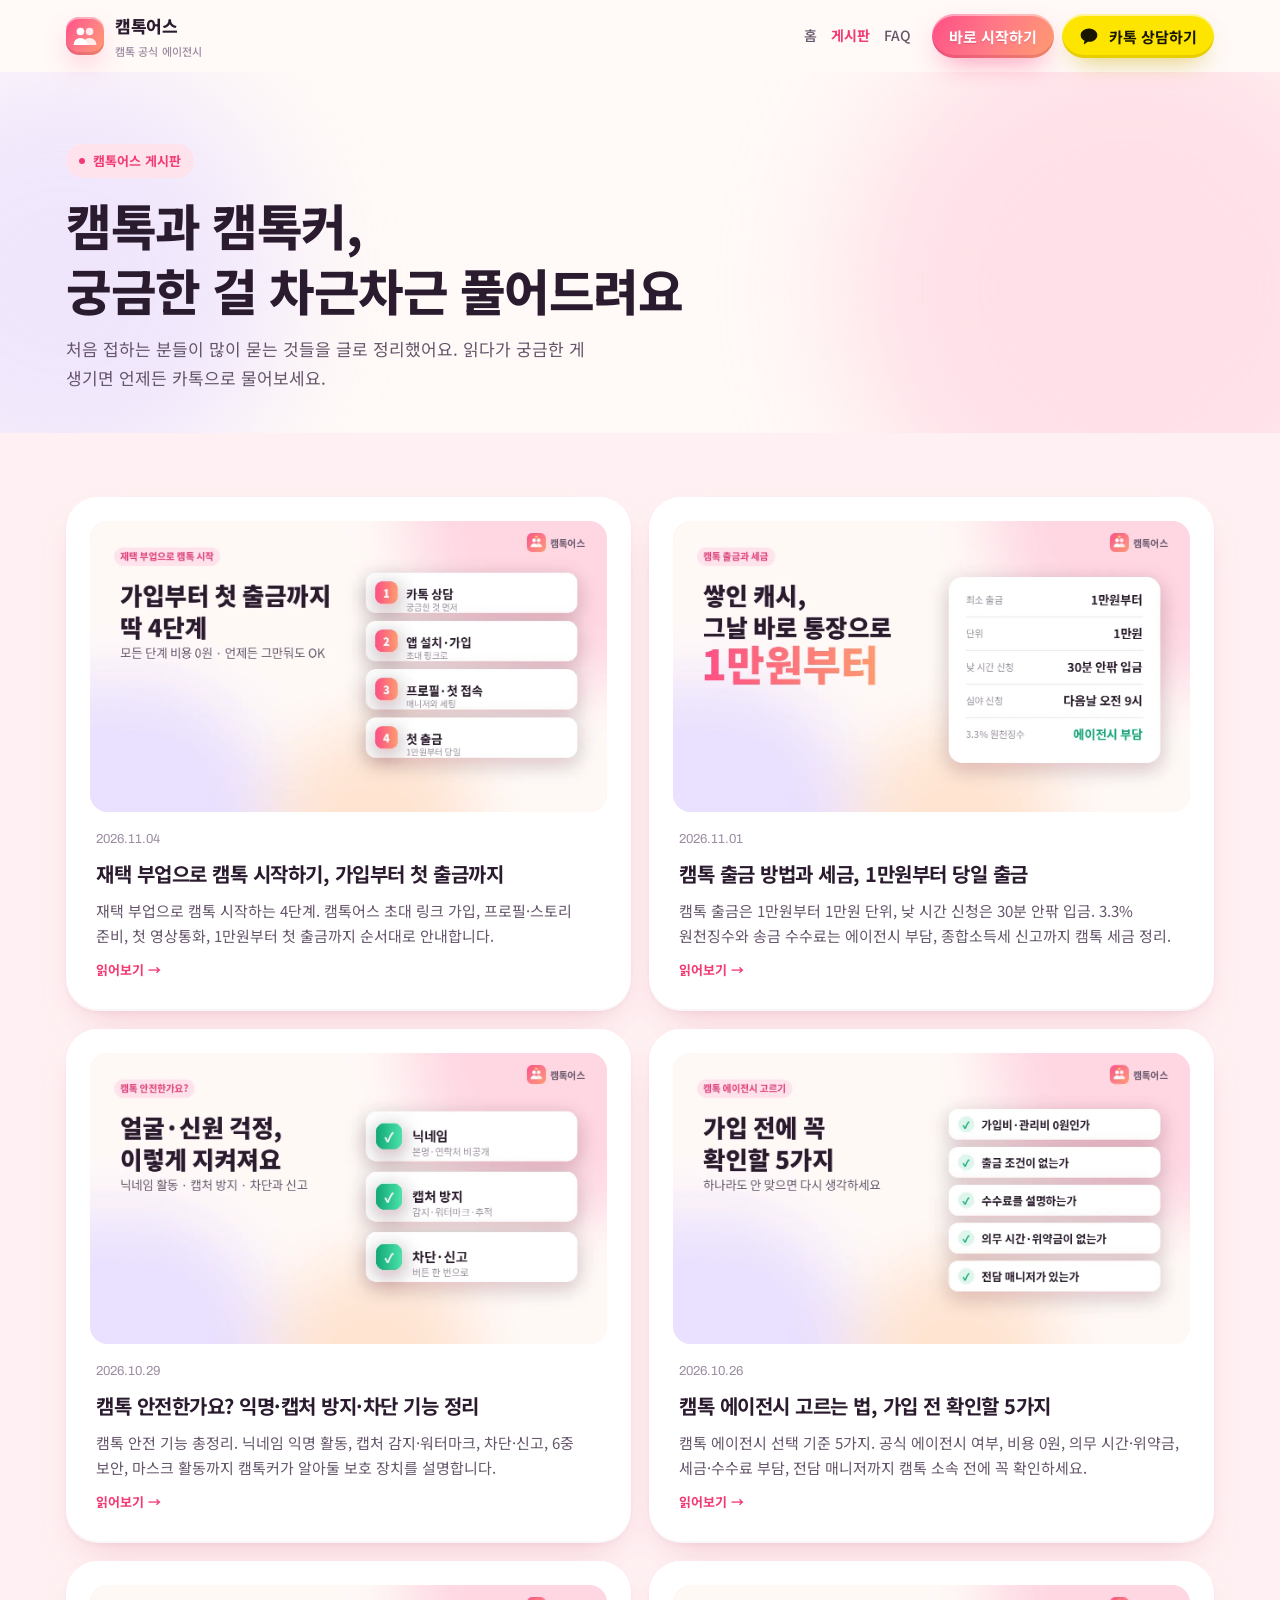
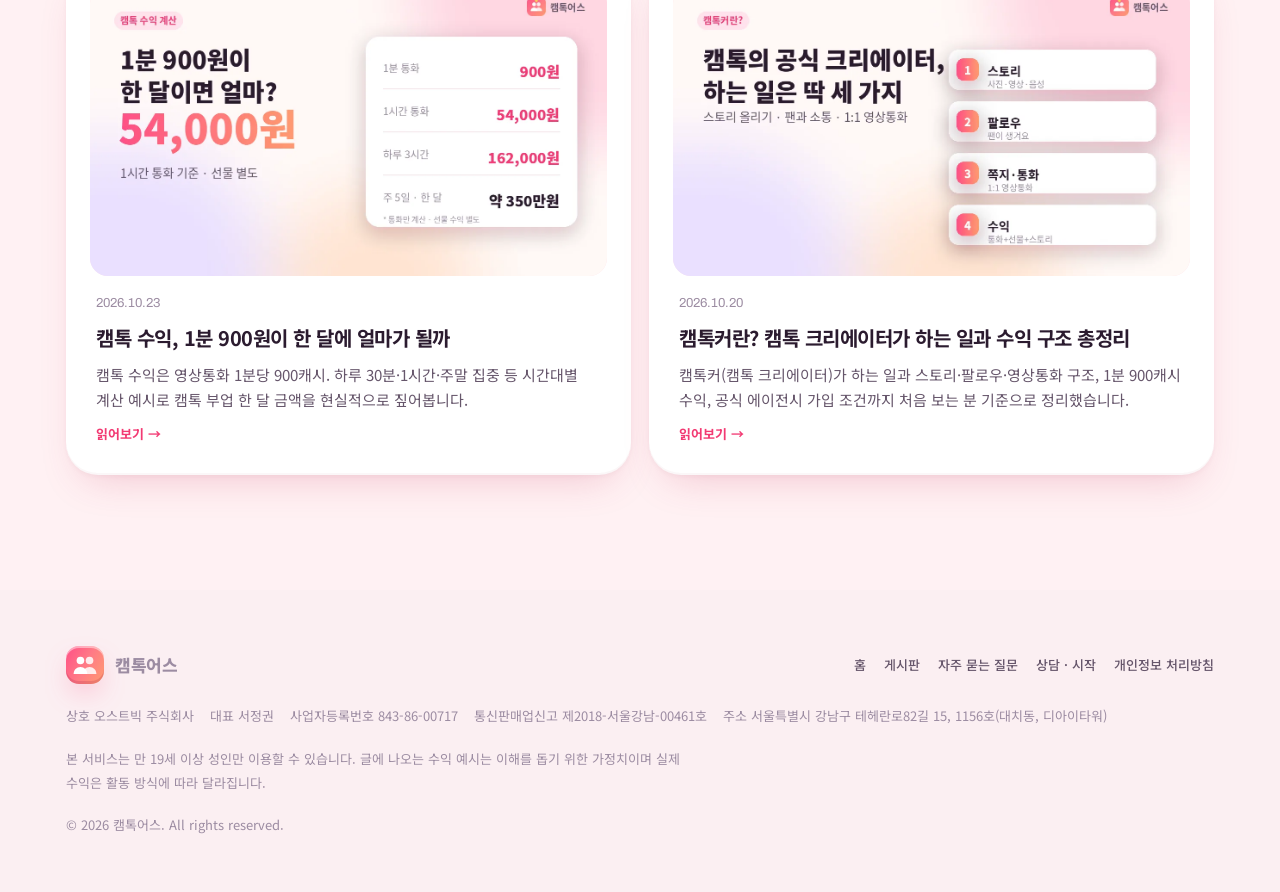
<file: board/index.html>
<!doctype html>
<html lang="ko">
<head>
<meta charset="utf-8">
<meta name="viewport" content="width=device-width, initial-scale=1, viewport-fit=cover">
<title>게시판 · 캠톡커 궁금증 풀이 | 캠톡어스</title>
<meta name="description" content="캠톡커 활동, 수익 구조, 출금과 세금, 안전 기능, 에이전시 고르는 법까지. 캠톡 공식 에이전시 캠톡어스가 처음 시작하는 분들을 위해 정리한 글 모음입니다.">
<link rel="canonical" href="https://camtalkus.com/board/">
<meta name="robots" content="index, follow, max-image-preview:large">
<meta property="og:type" content="website">
<meta property="og:site_name" content="캠톡어스">
<meta property="og:locale" content="ko_KR">
<meta property="og:url" content="https://camtalkus.com/board/">
<meta property="og:title" content="게시판 · 캠톡커 궁금증 풀이">
<meta property="og:description" content="캠톡커 활동, 수익 구조, 출금과 세금, 안전 기능, 에이전시 고르는 법까지. 캠톡 공식 에이전시 캠톡어스가 처음 시작하는 분들을 위해 정리한 글 모음입니다.">
<meta property="og:image" content="https://camtalkus.com/assets/img/og.jpg">
<meta property="og:image:width" content="1200">
<meta property="og:image:height" content="630">
<meta name="twitter:card" content="summary_large_image">
<meta name="theme-color" content="#FFF9F7">
<link rel="icon" type="image/png" sizes="32x32" href="../assets/img/icon-32.png">
<link rel="apple-touch-icon" href="../assets/img/icon-192.png">
<link rel="alternate" type="application/rss+xml" title="캠톡어스 게시판" href="https://camtalkus.com/feed.xml">
<link rel="preconnect" href="https://fonts.googleapis.com">
<link rel="preconnect" href="https://fonts.gstatic.com" crossorigin>
<link rel="stylesheet" href="https://fonts.googleapis.com/css2?family=Archivo:wght@700;800&family=Gasoek+One&family=Noto+Sans+KR:wght@400;500;700;800&display=swap">
<link rel="stylesheet" href="../assets/css/site.css?v=1e8b575f">
<script src="../assets/js/config.js?v=b9c791b4"></script>
<script src="../assets/js/tracking.js?v=4b3edc1f"></script>
<script type="application/ld+json">{"@context": "https://schema.org", "@type": "CollectionPage", "name": "캠톡어스 게시판", "url": "https://camtalkus.com/board/", "inLanguage": "ko", "hasPart": [{"@type": "Article", "headline": "재택 부업으로 캠톡 시작하기, 가입부터 첫 출금까지", "url": "https://camtalkus.com/board/posts/start-camtalk-side-job-at-home.html", "datePublished": "2026-11-04"}, {"@type": "Article", "headline": "캠톡 출금 방법과 세금, 1만원부터 당일 출금", "url": "https://camtalkus.com/board/posts/camtalk-withdrawal-and-tax.html", "datePublished": "2026-11-01"}, {"@type": "Article", "headline": "캠톡 안전한가요? 익명·캡처 방지·차단 기능 정리", "url": "https://camtalkus.com/board/posts/is-camtalk-safe.html", "datePublished": "2026-10-29"}, {"@type": "Article", "headline": "캠톡 에이전시 고르는 법, 가입 전 확인할 5가지", "url": "https://camtalkus.com/board/posts/how-to-choose-camtalk-agency.html", "datePublished": "2026-10-26"}, {"@type": "Article", "headline": "캠톡 수익, 1분 900원이 한 달에 얼마가 될까", "url": "https://camtalkus.com/board/posts/camtalk-income-calculation.html", "datePublished": "2026-10-23"}, {"@type": "Article", "headline": "캠톡커란? 캠톡 크리에이터가 하는 일과 수익 구조 총정리", "url": "https://camtalkus.com/board/posts/what-is-camtalker.html", "datePublished": "2026-10-20"}]}</script>
</head>
<body>
<header class="site-header">
  <div class="wrap">
    <a class="logo" href="../" aria-label="홈으로"><span class="logo-mark" aria-hidden="true"><svg viewBox="0 0 100 100"><circle cx="38" cy="38" r="10" fill="#fff"/><circle cx="62" cy="38" r="10" fill="#fff" fill-opacity=".85"/><path d="M20 74c0-11 8-19 18-19s18 8 18 19z" fill="#fff"/><path d="M44 74c0-11 8-19 18-19s18 8 18 19z" fill="#fff" fill-opacity=".85"/></svg></span><span><span data-text="brand.name">캠톡어스</span><small data-text="brand.agencyLabel">캠톡 공식 에이전시</small></span></a>
    <nav class="nav" id="nav" aria-label="주요 메뉴">
      <a href="../">홈</a>
      <a href="../board/" class="nav-board">게시판</a>
      <a href="../#faq">FAQ</a>
    </nav>
    <div class="header-cta">
      <a class="btn btn--primary btn--sm" data-href="invite">바로 시작하기</a>
      <a class="btn btn--kakao btn--sm" data-href="kakao"><svg><use href="#i-kakao"/></svg>카톡 상담하기</a>
    </div>
    <button class="menu-btn" type="button" aria-controls="nav" aria-expanded="false" aria-label="메뉴 열기"><svg><use href="#i-menu"/></svg></button>
  </div>
</header>
<main>

<section class="band board-head">
  <div class="aurora" aria-hidden="true"><i></i><i></i></div>
  <div class="wrap">
    <div class="sec-head">
      <span class="eyebrow">캠톡어스 게시판</span>
      <h1 class="h2">캠톡과 캠톡커,<br>궁금한 걸 차근차근 풀어드려요</h1>
      <p>처음 접하는 분들이 많이 묻는 것들을 글로 정리했어요. 읽다가 궁금한 게 생기면 언제든 카톡으로 물어보세요.</p>
    </div>
  </div>
</section>
<section class="band band--2 board-list">
  <div class="wrap"><ul class="post-list">
      <li class="post-card">
        <a href="posts/start-camtalk-side-job-at-home.html">
          <span class="post-thumb"><picture><source srcset="../assets/img/board/start-camtalk-side-job-at-home.webp" type="image/webp"><img src="../assets/img/board/start-camtalk-side-job-at-home.jpg" alt="" loading="lazy" width="1200" height="675"></picture></span>
          <time datetime="2026-11-04">2026.11.04</time>
          <h2>재택 부업으로 캠톡 시작하기, 가입부터 첫 출금까지</h2>
          <p>재택 부업으로 캠톡 시작하는 4단계. 캠톡어스 초대 링크 가입, 프로필·스토리 준비, 첫 영상통화, 1만원부터 첫 출금까지 순서대로 안내합니다.</p>
          <span class="more">읽어보기 →</span>
        </a>
      </li>
      <li class="post-card">
        <a href="posts/camtalk-withdrawal-and-tax.html">
          <span class="post-thumb"><picture><source srcset="../assets/img/board/camtalk-withdrawal-and-tax.webp" type="image/webp"><img src="../assets/img/board/camtalk-withdrawal-and-tax.jpg" alt="" loading="lazy" width="1200" height="675"></picture></span>
          <time datetime="2026-11-01">2026.11.01</time>
          <h2>캠톡 출금 방법과 세금, 1만원부터 당일 출금</h2>
          <p>캠톡 출금은 1만원부터 1만원 단위, 낮 시간 신청은 30분 안팎 입금. 3.3% 원천징수와 송금 수수료는 에이전시 부담, 종합소득세 신고까지 캠톡 세금 정리.</p>
          <span class="more">읽어보기 →</span>
        </a>
      </li>
      <li class="post-card">
        <a href="posts/is-camtalk-safe.html">
          <span class="post-thumb"><picture><source srcset="../assets/img/board/is-camtalk-safe.webp" type="image/webp"><img src="../assets/img/board/is-camtalk-safe.jpg" alt="" loading="lazy" width="1200" height="675"></picture></span>
          <time datetime="2026-10-29">2026.10.29</time>
          <h2>캠톡 안전한가요? 익명·캡처 방지·차단 기능 정리</h2>
          <p>캠톡 안전 기능 총정리. 닉네임 익명 활동, 캡처 감지·워터마크, 차단·신고, 6중 보안, 마스크 활동까지 캠톡커가 알아둘 보호 장치를 설명합니다.</p>
          <span class="more">읽어보기 →</span>
        </a>
      </li>
      <li class="post-card">
        <a href="posts/how-to-choose-camtalk-agency.html">
          <span class="post-thumb"><picture><source srcset="../assets/img/board/how-to-choose-camtalk-agency.webp" type="image/webp"><img src="../assets/img/board/how-to-choose-camtalk-agency.jpg" alt="" loading="lazy" width="1200" height="675"></picture></span>
          <time datetime="2026-10-26">2026.10.26</time>
          <h2>캠톡 에이전시 고르는 법, 가입 전 확인할 5가지</h2>
          <p>캠톡 에이전시 선택 기준 5가지. 공식 에이전시 여부, 비용 0원, 의무 시간·위약금, 세금·수수료 부담, 전담 매니저까지 캠톡 소속 전에 꼭 확인하세요.</p>
          <span class="more">읽어보기 →</span>
        </a>
      </li>
      <li class="post-card">
        <a href="posts/camtalk-income-calculation.html">
          <span class="post-thumb"><picture><source srcset="../assets/img/board/camtalk-income-calculation.webp" type="image/webp"><img src="../assets/img/board/camtalk-income-calculation.jpg" alt="" loading="lazy" width="1200" height="675"></picture></span>
          <time datetime="2026-10-23">2026.10.23</time>
          <h2>캠톡 수익, 1분 900원이 한 달에 얼마가 될까</h2>
          <p>캠톡 수익은 영상통화 1분당 900캐시. 하루 30분·1시간·주말 집중 등 시간대별 계산 예시로 캠톡 부업 한 달 금액을 현실적으로 짚어봅니다.</p>
          <span class="more">읽어보기 →</span>
        </a>
      </li>
      <li class="post-card">
        <a href="posts/what-is-camtalker.html">
          <span class="post-thumb"><picture><source srcset="../assets/img/board/what-is-camtalker.webp" type="image/webp"><img src="../assets/img/board/what-is-camtalker.jpg" alt="" loading="lazy" width="1200" height="675"></picture></span>
          <time datetime="2026-10-20">2026.10.20</time>
          <h2>캠톡커란? 캠톡 크리에이터가 하는 일과 수익 구조 총정리</h2>
          <p>캠톡커(캠톡 크리에이터)가 하는 일과 스토리·팔로우·영상통화 구조, 1분 900캐시 수익, 공식 에이전시 가입 조건까지 처음 보는 분 기준으로 정리했습니다.</p>
          <span class="more">읽어보기 →</span>
        </a>
      </li></ul></div>
</section>
</main>
<footer class="site-footer">
  <div class="wrap">
    <div class="foot-top">
      <a class="logo" href="../"><span class="logo-mark" aria-hidden="true"><svg viewBox="0 0 100 100"><circle cx="38" cy="38" r="10" fill="#fff"/><circle cx="62" cy="38" r="10" fill="#fff" fill-opacity=".85"/><path d="M20 74c0-11 8-19 18-19s18 8 18 19z" fill="#fff"/><path d="M44 74c0-11 8-19 18-19s18 8 18 19z" fill="#fff" fill-opacity=".85"/></svg></span><span data-text="brand.name">캠톡어스</span></a>
      <nav class="foot-links" aria-label="하단 메뉴"><a href="../">홈</a><a href="../board/">게시판</a><a href="../#faq">자주 묻는 질문</a><a href="../#contact">상담 · 시작</a><a href="../privacy.html">개인정보 처리방침</a></nav>
    </div>
    <div class="foot-info">
      <span>상호 <span data-text="company.name"></span></span><span>대표 <span data-text="company.ceo"></span></span><span>사업자등록번호 <span data-text="company.bizNo"></span></span><span data-optional>통신판매업신고 <span data-text="company.ecommerceNo"></span></span><span>주소 <span data-text="company.address"></span></span>
    </div>
    <p class="foot-legal">본 서비스는 만 19세 이상 성인만 이용할 수 있습니다. 글에 나오는 수익 예시는 이해를 돕기 위한 가정치이며 실제 수익은 활동 방식에 따라 달라집니다.</p>
    <p>© <span data-year>2026</span> <span data-text="brand.name">캠톡어스</span>. All rights reserved.</p>
  </div>
</footer>
<script src="../assets/js/content.js?v=1e81b2f1"></script>
<script src="../assets/js/site.js?v=975365dc"></script>
</body>
</html>
</file>
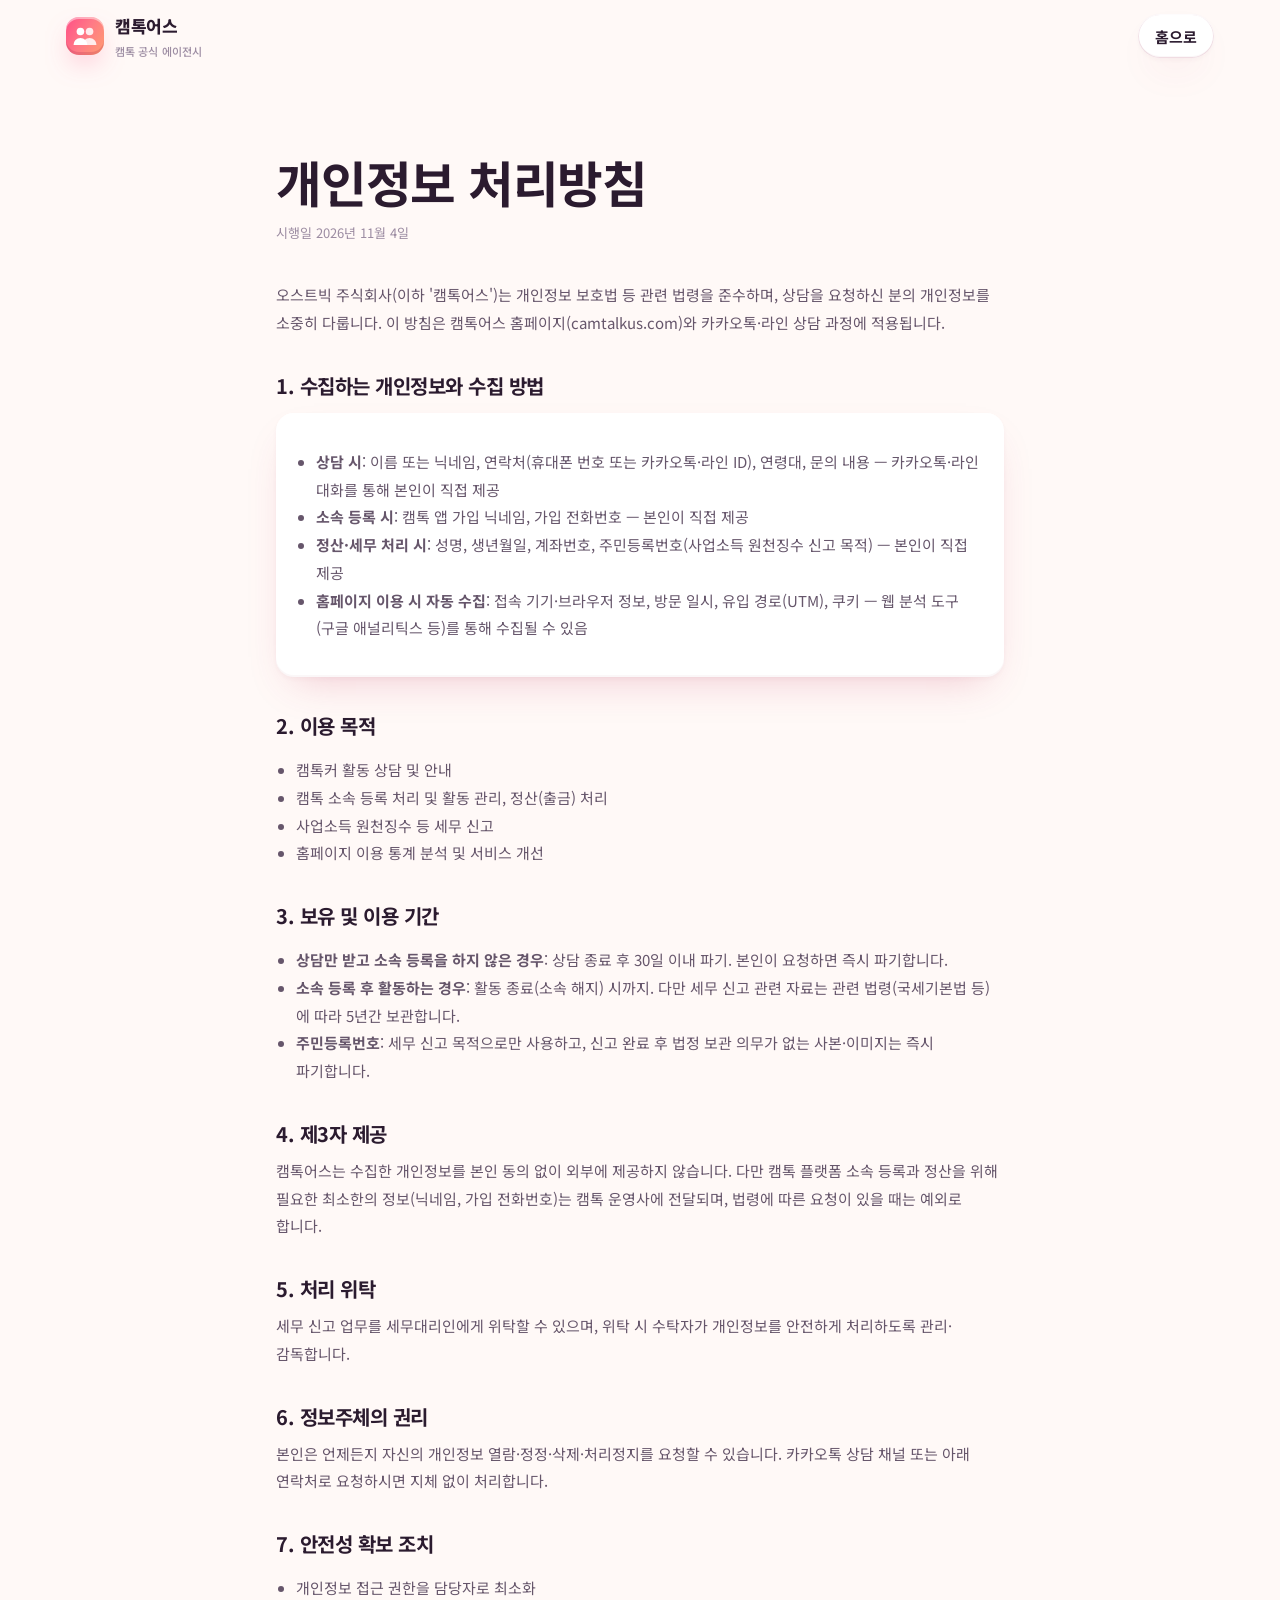
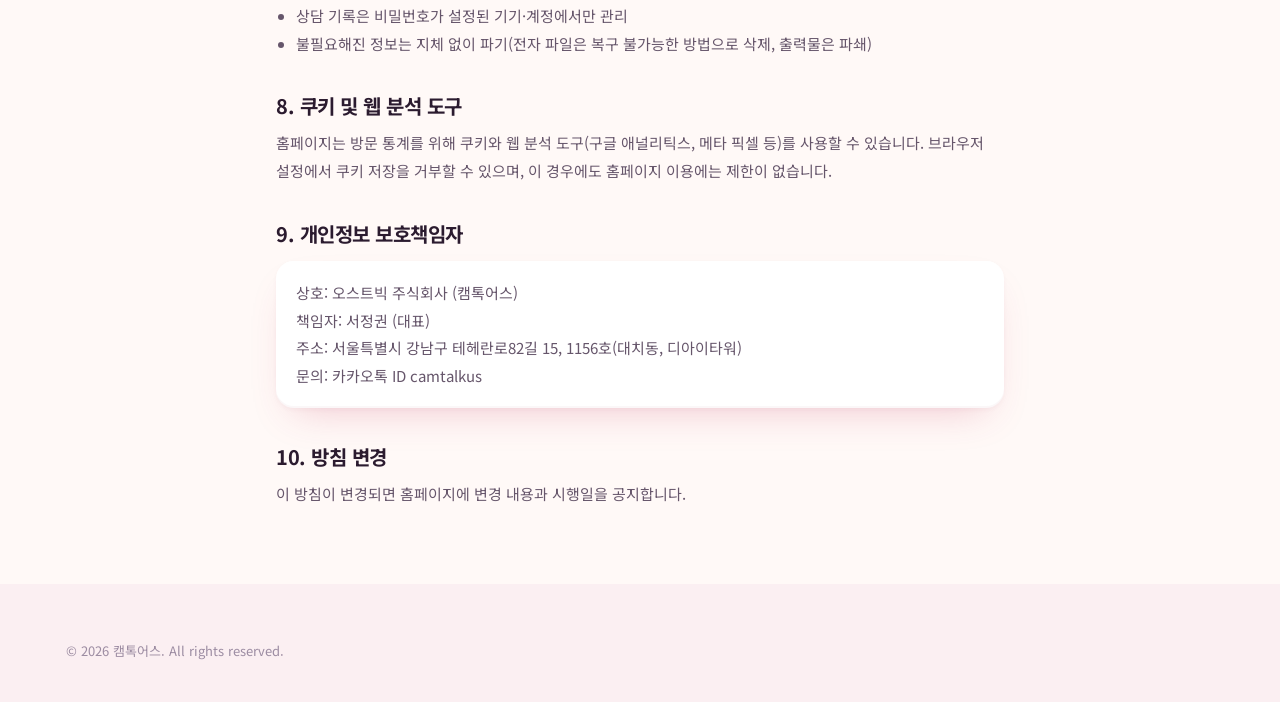
<file: privacy.html>
<!doctype html>
<html lang="ko">
<head>
<meta charset="utf-8">
<meta name="viewport" content="width=device-width, initial-scale=1, viewport-fit=cover">
<title>개인정보 처리방침 | 캠톡어스</title>
<meta name="description" content="캠톡어스(오스트빅 주식회사)의 개인정보 처리방침입니다. 상담 과정에서 수집하는 정보와 이용 목적, 보관 기간, 파기 방법을 안내합니다.">
<link rel="canonical" href="https://camtalkus.com/privacy">
<meta name="robots" content="noindex, follow">
<meta property="og:title" content="개인정보 처리방침 | 캠톡어스">
<meta property="og:url" content="https://camtalkus.com/privacy.html">
<meta property="og:description" content="캠톡어스(오스트빅 주식회사)의 개인정보 처리방침. 수집 항목, 이용 목적, 보관 기간, 파기 방법 안내.">
<meta property="og:image" content="https://camtalkus.com/assets/img/og.jpg">
<link rel="icon" type="image/png" sizes="32x32" href="assets/img/icon-32.png">
<link rel="stylesheet" href="https://fonts.googleapis.com/css2?family=Noto+Sans+KR:wght@400;500;700;800&display=swap">
<link rel="stylesheet" href="assets/css/site.css?v=1e8b575f">
<script src="assets/js/config.js?v=d6c5501c"></script>
<script src="assets/js/tracking.js?v=4b3edc1f"></script>
<style>
.doc { max-width: 760px; margin: 0 auto; padding-block: clamp(40px, 6vw, 80px); }
.doc h1 { font-size: var(--t-2xl); margin-bottom: 8px; }
.doc .date { color: var(--ink-3); font-size: var(--t-xs); margin-bottom: 36px; }
.doc h2 { font-size: var(--t-l); margin: 36px 0 10px; }
.doc p, .doc li { color: var(--ink-2); font-size: var(--t-s); line-height: 1.85; }
.doc ul { padding-left: 1.2em; }
.doc .box { padding: 18px 20px; border-radius: 18px; background: var(--surface); box-shadow: var(--vol); margin: 14px 0; }
</style>
</head>
<body>
<header class="site-header">
  <div class="wrap">
    <a class="logo" href="./" aria-label="홈으로"><span class="logo-mark" aria-hidden="true"><svg viewBox="0 0 100 100"><circle cx="38" cy="38" r="10" fill="#fff"/><circle cx="62" cy="38" r="10" fill="#fff" fill-opacity=".85"/><path d="M20 74c0-11 8-19 18-19s18 8 18 19z" fill="#fff"/><path d="M44 74c0-11 8-19 18-19s18 8 18 19z" fill="#fff" fill-opacity=".85"/></svg></span><span><span data-text="brand.name">캠톡어스</span><small data-text="brand.agencyLabel">캠톡 공식 에이전시</small></span></a>
    <div class="header-cta" style="margin-left:auto"><a class="btn btn--ghost btn--sm" href="./">홈으로</a></div>
  </div>
</header>
<main class="wrap doc">
  <h1>개인정보 처리방침</h1>
  <p class="date">시행일 2026년 11월 4일</p>

  <p>오스트빅 주식회사(이하 '캠톡어스')는 개인정보 보호법 등 관련 법령을 준수하며, 상담을 요청하신 분의 개인정보를 소중히 다룹니다. 이 방침은 캠톡어스 홈페이지(camtalkus.com)와 카카오톡·라인 상담 과정에 적용됩니다.</p>

  <h2>1. 수집하는 개인정보와 수집 방법</h2>
  <div class="box">
    <ul>
      <li><strong>상담 시</strong>: 이름 또는 닉네임, 연락처(휴대폰 번호 또는 카카오톡·라인 ID), 연령대, 문의 내용 — 카카오톡·라인 대화를 통해 본인이 직접 제공</li>
      <li><strong>소속 등록 시</strong>: 캠톡 앱 가입 닉네임, 가입 전화번호 — 본인이 직접 제공</li>
      <li><strong>정산·세무 처리 시</strong>: 성명, 생년월일, 계좌번호, 주민등록번호(사업소득 원천징수 신고 목적) — 본인이 직접 제공</li>
      <li><strong>홈페이지 이용 시 자동 수집</strong>: 접속 기기·브라우저 정보, 방문 일시, 유입 경로(UTM), 쿠키 — 웹 분석 도구(구글 애널리틱스 등)를 통해 수집될 수 있음</li>
    </ul>
  </div>

  <h2>2. 이용 목적</h2>
  <ul>
    <li>캠톡커 활동 상담 및 안내</li>
    <li>캠톡 소속 등록 처리 및 활동 관리, 정산(출금) 처리</li>
    <li>사업소득 원천징수 등 세무 신고</li>
    <li>홈페이지 이용 통계 분석 및 서비스 개선</li>
  </ul>

  <h2>3. 보유 및 이용 기간</h2>
  <ul>
    <li><strong>상담만 받고 소속 등록을 하지 않은 경우</strong>: 상담 종료 후 30일 이내 파기. 본인이 요청하면 즉시 파기합니다.</li>
    <li><strong>소속 등록 후 활동하는 경우</strong>: 활동 종료(소속 해지) 시까지. 다만 세무 신고 관련 자료는 관련 법령(국세기본법 등)에 따라 5년간 보관합니다.</li>
    <li><strong>주민등록번호</strong>: 세무 신고 목적으로만 사용하고, 신고 완료 후 법정 보관 의무가 없는 사본·이미지는 즉시 파기합니다.</li>
  </ul>

  <h2>4. 제3자 제공</h2>
  <p>캠톡어스는 수집한 개인정보를 본인 동의 없이 외부에 제공하지 않습니다. 다만 캠톡 플랫폼 소속 등록과 정산을 위해 필요한 최소한의 정보(닉네임, 가입 전화번호)는 캠톡 운영사에 전달되며, 법령에 따른 요청이 있을 때는 예외로 합니다.</p>

  <h2>5. 처리 위탁</h2>
  <p>세무 신고 업무를 세무대리인에게 위탁할 수 있으며, 위탁 시 수탁자가 개인정보를 안전하게 처리하도록 관리·감독합니다.</p>

  <h2>6. 정보주체의 권리</h2>
  <p>본인은 언제든지 자신의 개인정보 열람·정정·삭제·처리정지를 요청할 수 있습니다. 카카오톡 상담 채널 또는 아래 연락처로 요청하시면 지체 없이 처리합니다.</p>

  <h2>7. 안전성 확보 조치</h2>
  <ul>
    <li>개인정보 접근 권한을 담당자로 최소화</li>
    <li>상담 기록은 비밀번호가 설정된 기기·계정에서만 관리</li>
    <li>불필요해진 정보는 지체 없이 파기(전자 파일은 복구 불가능한 방법으로 삭제, 출력물은 파쇄)</li>
  </ul>

  <h2>8. 쿠키 및 웹 분석 도구</h2>
  <p>홈페이지는 방문 통계를 위해 쿠키와 웹 분석 도구(구글 애널리틱스, 메타 픽셀 등)를 사용할 수 있습니다. 브라우저 설정에서 쿠키 저장을 거부할 수 있으며, 이 경우에도 홈페이지 이용에는 제한이 없습니다.</p>

  <h2>9. 개인정보 보호책임자</h2>
  <div class="box">
    <p>상호: 오스트빅 주식회사 (캠톡어스)<br>책임자: <span data-text="company.ceo">서정권</span> (대표)<br>주소: <span data-text="company.address"></span><br>문의: 카카오톡 ID <span data-text="contact.kakaoId"></span><span data-optional> · 이메일 <span data-text="company.email"></span></span></p>
  </div>

  <h2>10. 방침 변경</h2>
  <p>이 방침이 변경되면 홈페이지에 변경 내용과 시행일을 공지합니다.</p>
</main>
<footer class="site-footer" style="padding-bottom:40px">
  <div class="wrap"><p>© <span data-year>2026</span> <span data-text="brand.name">캠톡어스</span>. All rights reserved.</p></div>
</footer>
<script src="assets/js/content.js?v=1e81b2f1"></script>
<script src="assets/js/site.js?v=975365dc"></script>
</body>
</html>
</file>
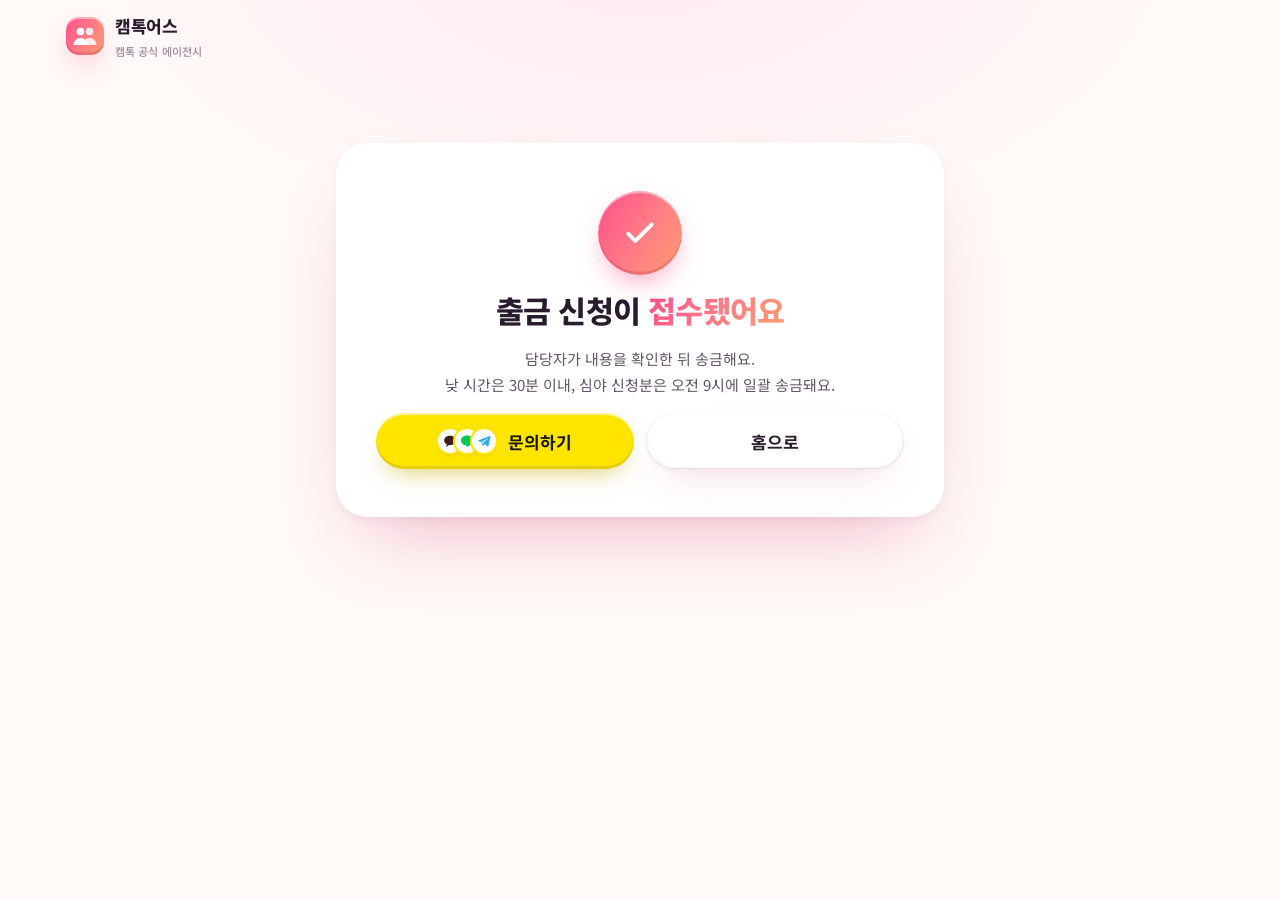
<file: withdraw-done.html>
<!doctype html>
<html lang="ko">
<head>
<meta charset="utf-8">
<meta name="viewport" content="width=device-width, initial-scale=1, viewport-fit=cover">
<title>출금 신청 완료 | 캠톡어스</title>
<meta name="robots" content="noindex, nofollow">
<meta name="theme-color" content="#FFF9F7">
<link rel="icon" type="image/png" sizes="32x32" href="assets/img/icon-32.png">
<link rel="stylesheet" href="https://fonts.googleapis.com/css2?family=Noto+Sans+KR:wght@400;500;700;800&display=swap">
<link rel="stylesheet" href="assets/css/site.css?v=1e8b575f">
<link rel="stylesheet" href="assets/css/form.css?v=c9ea1cbc">
<script src="assets/js/config.js?v=b9c791b4"></script>
<script src="assets/js/tracking.js?v=4b3edc1f"></script>
</head>
<body class="page-form">
<header class="site-header">
  <div class="wrap">
    <a class="logo" href="./" aria-label="홈으로"><span class="logo-mark" aria-hidden="true"><svg viewBox="0 0 100 100"><circle cx="38" cy="38" r="10" fill="#fff"/><circle cx="62" cy="38" r="10" fill="#fff" fill-opacity=".85"/><path d="M20 74c0-11 8-19 18-19s18 8 18 19z" fill="#fff"/><path d="M44 74c0-11 8-19 18-19s18 8 18 19z" fill="#fff" fill-opacity=".85"/></svg></span><span><span data-text="brand.name">캠톡어스</span><small data-text="brand.agencyLabel">캠톡 공식 에이전시</small></span></a>
  </div>
</header>
<main class="wrap fm fm--done">
  <div class="fbox fm-done">
    <div class="fm-done-icon"><svg><use href="#i-check"/></svg></div>
    <h1>출금 신청이 <span class="grad">접수됐어요</span></h1>
    <p>담당자가 내용을 확인한 뒤 송금해요.<br>낮 시간은 30분 이내, 심야 신청분은 오전 9시에 일괄 송금돼요.</p>
    <dl class="fm-done-info" id="info" hidden>
      <div><dt>접수번호</dt><dd id="dId"></dd></div>
      <div><dt>닉네임</dt><dd id="dNick"></dd></div>
      <div><dt>신청 금액</dt><dd id="dAmt" class="grad"></dd></div>
      <div><dt>입금 은행</dt><dd id="dBank"></dd></div>
    </dl>
    <div class="btn-row" style="justify-content:center">
      <a class="btn btn--kakao" data-consult><span class="chs" aria-hidden="true"><i class="chs-k"><svg><use href="#i-kakao"/></svg></i><i class="chs-l"><svg><use href="#i-line"/></svg></i><i class="chs-t"><svg><use href="#i-telegram"/></svg></i></span>문의하기</a>
      <a class="btn btn--ghost" href="./">홈으로</a>
    </div>
  </div>
</main>
<script src="assets/js/content.js?v=1e81b2f1"></script>
<script src="assets/js/site.js?v=975365dc"></script>
<script>
(function () {
  try {
    var d = JSON.parse(sessionStorage.getItem("wd_done") || "null");
    if (!d) return;
    document.getElementById("dId").textContent = d.id || "-";
    document.getElementById("dNick").textContent = d.nick || "-";
    document.getElementById("dAmt").textContent = (d.amount || 0).toLocaleString("ko-KR") + "원";
    document.getElementById("dBank").textContent = d.bank || "-";
    document.getElementById("info").hidden = false;
    if (window.gtag) gtag("event", "withdraw_done", { amount: d.amount });
    sessionStorage.removeItem("wd_done");
  } catch (e) {}
})();
</script>
</body>
</html>
</file>
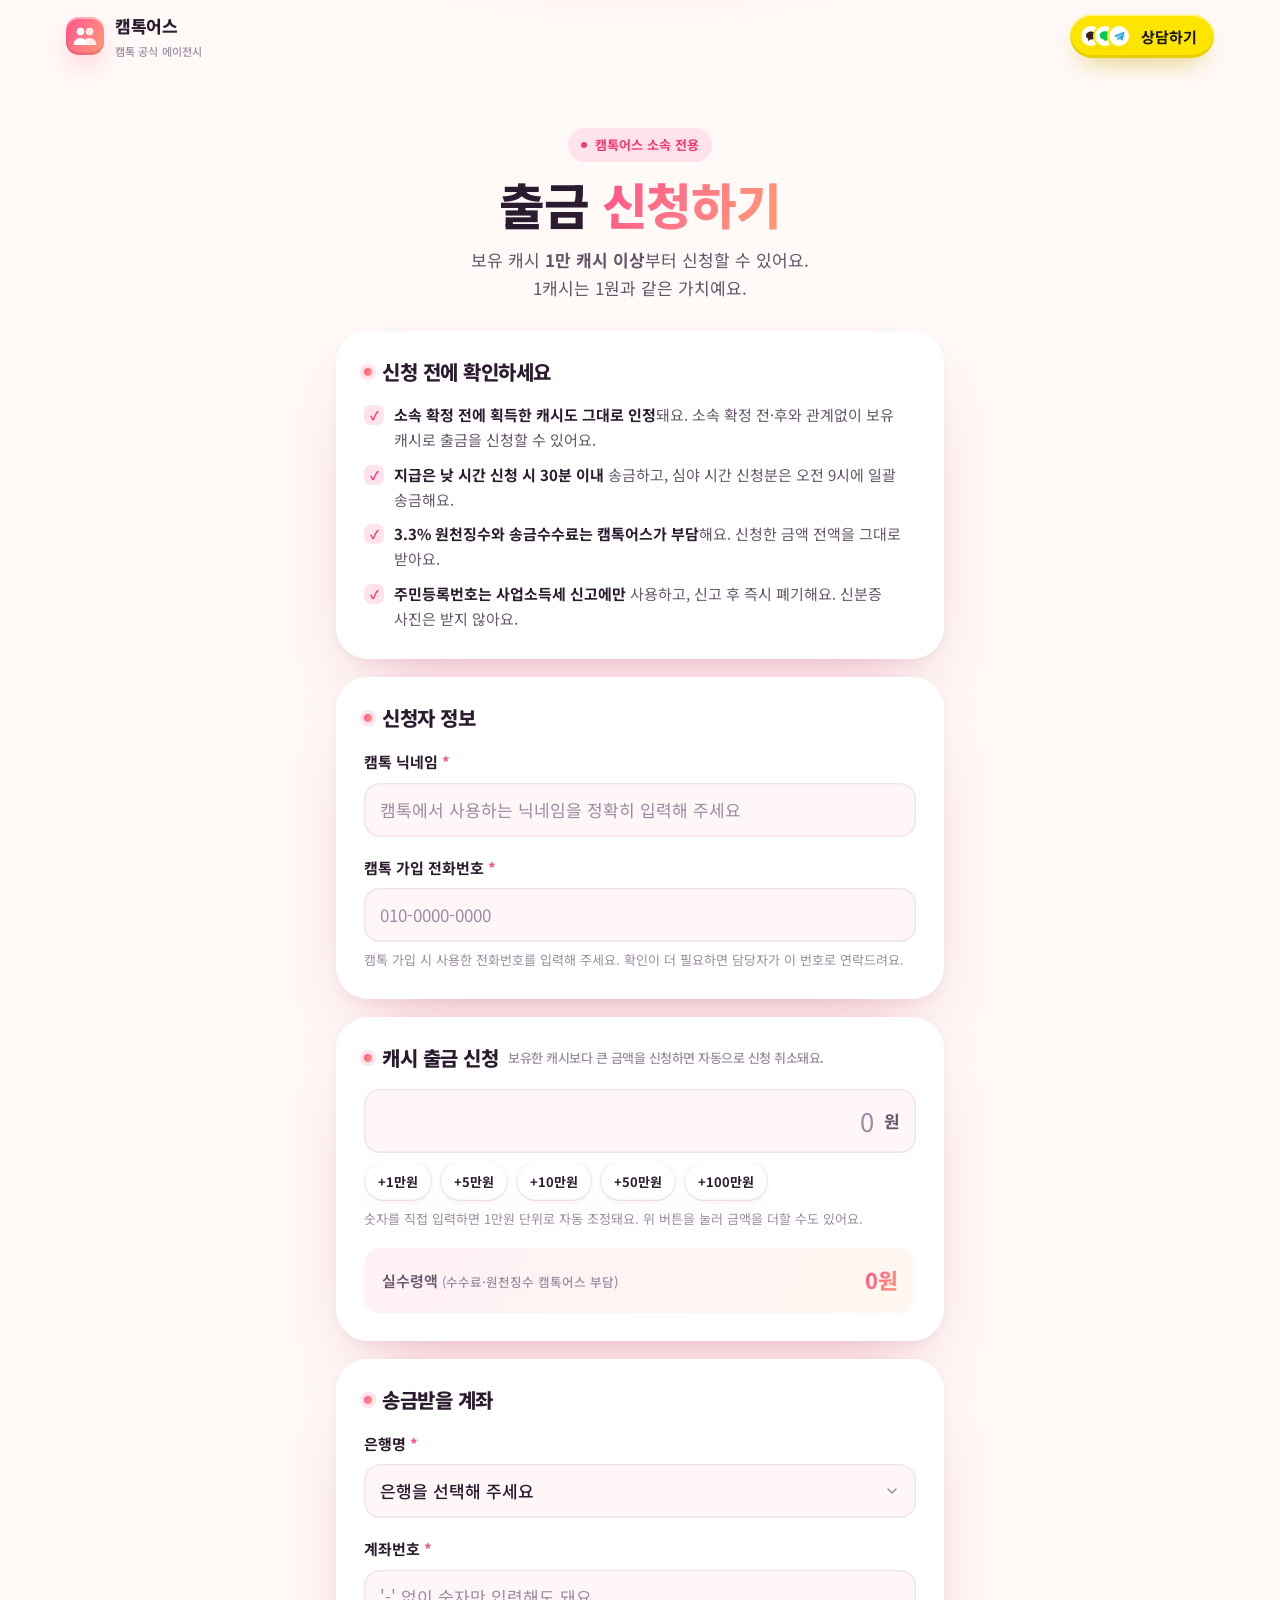
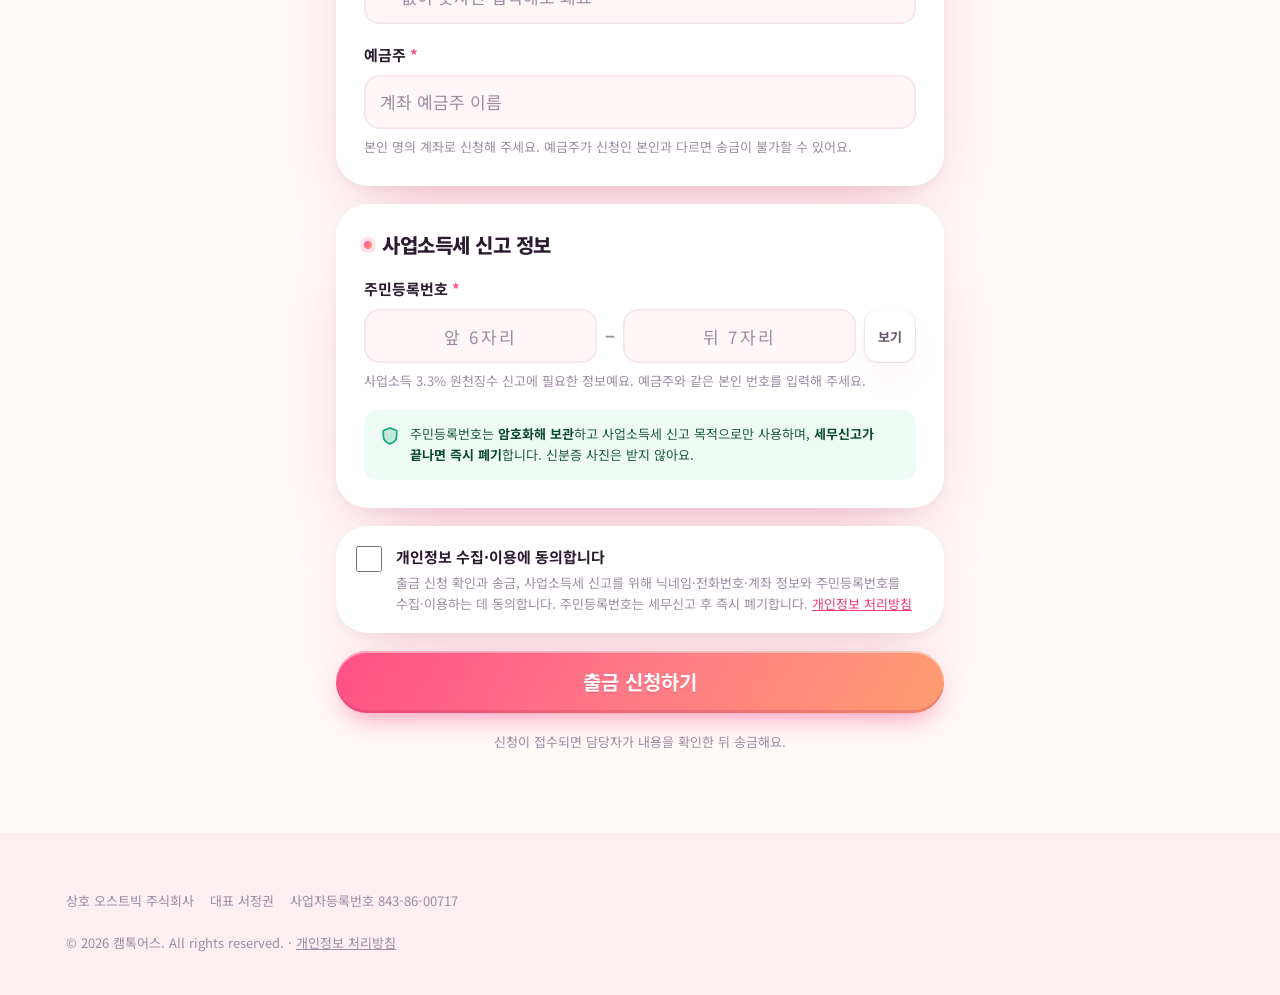
<file: withdraw.html>
<!doctype html>
<html lang="ko">
<head>
<meta charset="utf-8">
<meta name="viewport" content="width=device-width, initial-scale=1, viewport-fit=cover">
<title>출금 신청하기 | 캠톡어스</title>
<meta name="description" content="캠톡어스 소속 캠톡커 출금 신청. 보유 캐시 1만원 이상부터 1만원 단위로 신청하면 낮 시간 30분 이내 송금됩니다. 3.3% 원천징수와 송금수수료는 캠톡어스가 부담합니다.">
<meta name="robots" content="noindex, follow">
<meta property="og:title" content="출금 신청하기 | 캠톡어스">
<meta property="og:description" content="보유 캐시 1만원 이상부터 신청. 낮 시간 30분 이내 송금, 수수료·원천징수는 캠톡어스 부담.">
<meta property="og:image" content="https://camtalkus.com/assets/img/og.jpg">
<meta name="theme-color" content="#FFF9F7">
<link rel="icon" type="image/png" sizes="32x32" href="assets/img/icon-32.png">
<link rel="apple-touch-icon" href="assets/img/icon-192.png">
<link rel="preconnect" href="https://fonts.googleapis.com"><link rel="preconnect" href="https://fonts.gstatic.com" crossorigin>
<link rel="stylesheet" href="https://fonts.googleapis.com/css2?family=Noto+Sans+KR:wght@400;500;700;800&display=swap">
<link rel="stylesheet" href="assets/css/site.css?v=1e8b575f">
<link rel="stylesheet" href="assets/css/form.css?v=c9ea1cbc">
<script src="assets/js/config.js?v=b9c791b4"></script>
<script src="assets/js/tracking.js?v=4b3edc1f"></script>
</head>
<body class="page-form">
<header class="site-header">
  <div class="wrap">
    <a class="logo" href="./" aria-label="홈으로"><span class="logo-mark" aria-hidden="true"><svg viewBox="0 0 100 100"><circle cx="38" cy="38" r="10" fill="#fff"/><circle cx="62" cy="38" r="10" fill="#fff" fill-opacity=".85"/><path d="M20 74c0-11 8-19 18-19s18 8 18 19z" fill="#fff"/><path d="M44 74c0-11 8-19 18-19s18 8 18 19z" fill="#fff" fill-opacity=".85"/></svg></span><span><span data-text="brand.name">캠톡어스</span><small data-text="brand.agencyLabel">캠톡 공식 에이전시</small></span></a>
    <div class="header-cta" style="margin-left:auto"><a class="btn btn--kakao btn--sm" data-consult><span class="chs" aria-hidden="true"><i class="chs-k"><svg><use href="#i-kakao"/></svg></i><i class="chs-l"><svg><use href="#i-line"/></svg></i><i class="chs-t"><svg><use href="#i-telegram"/></svg></i></span>상담하기</a></div>
  </div>
</header>

<main class="wrap fm" id="top">
  <div class="fm-head">
    <span class="eyebrow">캠톡어스 소속 전용</span>
    <h1>출금 <span class="grad">신청하기</span></h1>
    <p>보유 캐시 <strong>1만 캐시 이상</strong>부터 신청할 수 있어요.<br>1캐시는 1원과 같은 가치예요.</p>
  </div>

  <section class="fbox fm-notice" aria-labelledby="nt">
    <h2 id="nt" class="fm-h2">신청 전에 확인하세요</h2>
    <ul class="fm-list" id="notices"></ul>
  </section>

  <div class="fm-offline" id="offline" hidden>
    <strong>출금 신청 접수 준비 중이에요.</strong> 지금은 카카오톡으로 닉네임과 출금 금액을 보내주시면 바로 처리해 드려요.
    <a class="btn btn--kakao btn--sm" data-consult><span class="chs" aria-hidden="true"><i class="chs-k"><svg><use href="#i-kakao"/></svg></i><i class="chs-l"><svg><use href="#i-line"/></svg></i><i class="chs-t"><svg><use href="#i-telegram"/></svg></i></span>상담으로 신청하기</a>
  </div>

  <form id="wf" class="fm-form" novalidate>
    <input type="text" name="website" class="hp" tabindex="-1" autocomplete="off" aria-hidden="true">

    <section class="fbox" aria-labelledby="h1">
      <h2 id="h1" class="fm-h2">신청자 정보</h2>
      <div class="fm-field">
        <label for="nick">캠톡 닉네임 <i>*</i></label>
        <input id="nick" name="nick" type="text" placeholder="캠톡에서 사용하는 닉네임을 정확히 입력해 주세요" autocomplete="nickname" maxlength="30" required>
      </div>
      <div class="fm-field">
        <label for="phone">캠톡 가입 전화번호 <i>*</i></label>
        <input id="phone" name="phone" type="tel" inputmode="numeric" placeholder="010-0000-0000" autocomplete="tel" maxlength="13" required>
        <p class="fm-hint">캠톡 가입 시 사용한 전화번호를 입력해 주세요. 확인이 더 필요하면 담당자가 이 번호로 연락드려요.</p>
      </div>
    </section>

    <section class="fbox" aria-labelledby="h2">
      <h2 id="h2" class="fm-h2">캐시 출금 신청 <small>보유한 캐시보다 큰 금액을 신청하면 자동으로 신청 취소돼요.</small></h2>
      <div class="fm-field">
        <label for="amount" class="sr">출금 금액</label>
        <div class="fm-amount">
          <input id="amount" name="amount" type="text" inputmode="numeric" placeholder="0" required>
          <span>원</span>
        </div>
        <div class="fm-quick" id="quick"></div>
        <p class="fm-hint">숫자를 직접 입력하면 1만원 단위로 자동 조정돼요. 위 버튼을 눌러 금액을 더할 수도 있어요.</p>
      </div>
      <div class="fm-net">
        <span>실수령액 <small>(수수료·원천징수 캠톡어스 부담)</small></span>
        <strong id="net">0원</strong>
      </div>
    </section>

    <section class="fbox" aria-labelledby="h3">
      <h2 id="h3" class="fm-h2">송금받을 계좌</h2>
      <div class="fm-field">
        <label for="bank">은행명 <i>*</i></label>
        <select id="bank" name="bank" required>
          <option value="">은행을 선택해 주세요</option>
        </select>
      </div>
      <div class="fm-field" id="bankEtcWrap" hidden>
        <label for="bankEtc">은행명 직접 입력 <i>*</i></label>
        <input id="bankEtc" name="bankEtc" type="text" placeholder="예: 수협은행" maxlength="20">
      </div>
      <div class="fm-field">
        <label for="account">계좌번호 <i>*</i></label>
        <input id="account" name="account" type="text" inputmode="numeric" placeholder="'-' 없이 숫자만 입력해도 돼요" maxlength="24" required>
      </div>
      <div class="fm-field">
        <label for="holder">예금주 <i>*</i></label>
        <input id="holder" name="holder" type="text" placeholder="계좌 예금주 이름" autocomplete="name" maxlength="20" required>
        <p class="fm-hint">본인 명의 계좌로 신청해 주세요. 예금주가 신청인 본인과 다르면 송금이 불가할 수 있어요.</p>
      </div>
    </section>

    <section class="fbox" aria-labelledby="h4">
      <h2 id="h4" class="fm-h2">사업소득세 신고 정보</h2>
      <div class="fm-field">
        <label for="rrnFront">주민등록번호 <i>*</i></label>
        <div class="fm-rrn">
          <input id="rrnFront" name="rrnFront" type="text" inputmode="numeric" placeholder="앞 6자리" maxlength="6" autocomplete="off" required>
          <span aria-hidden="true">−</span>
          <input id="rrnBack" name="rrnBack" type="password" inputmode="numeric" placeholder="뒤 7자리" maxlength="7" autocomplete="off" required>
          <button type="button" class="fm-eye" id="eye" aria-label="뒷자리 보기">보기</button>
        </div>
        <p class="fm-hint">사업소득 3.3% 원천징수 신고에 필요한 정보예요. 예금주와 같은 본인 번호를 입력해 주세요.</p>
      </div>
      <div class="fm-safe"><svg><use href="#i-shield"/></svg><span>주민등록번호는 <strong>암호화해 보관</strong>하고 사업소득세 신고 목적으로만 사용하며, <strong>세무신고가 끝나면 즉시 폐기</strong>합니다. 신분증 사진은 받지 않아요.</span></div>
    </section>

    <section class="fbox fm-agree">
      <label class="fm-check">
        <input type="checkbox" id="agree" name="agree" required>
        <span><strong>개인정보 수집·이용에 동의합니다</strong><small>출금 신청 확인과 송금, 사업소득세 신고를 위해 닉네임·전화번호·계좌 정보와 주민등록번호를 수집·이용하는 데 동의합니다. 주민등록번호는 세무신고 후 즉시 폐기합니다. <a href="privacy.html" target="_blank" rel="noopener">개인정보 처리방침</a></small></span>
      </label>
    </section>

    <p class="fm-error" id="err" role="alert" hidden></p>
    <button type="submit" class="btn btn--primary fm-submit" id="submit"><span>출금 신청하기</span></button>
    <p class="fm-foot">신청이 접수되면 담당자가 내용을 확인한 뒤 송금해요.</p>
  </form>
</main>

<footer class="site-footer" style="padding-bottom:40px">
  <div class="wrap">
    <div class="foot-info">
      <span>상호 <span data-text="company.name"></span></span>
      <span>대표 <span data-text="company.ceo"></span></span>
      <span>사업자등록번호 <span data-text="company.bizNo"></span></span>
    </div>
    <p>© <span data-year>2026</span> <span data-text="brand.name">캠톡어스</span>. All rights reserved. · <a href="privacy.html">개인정보 처리방침</a></p>
  </div>
</footer>

<script src="assets/js/content.js?v=1e81b2f1"></script>
<script src="assets/js/site.js?v=975365dc"></script>
<script src="assets/js/withdraw.js?v=87cbcaf3"></script>
</body>
</html>
</file>
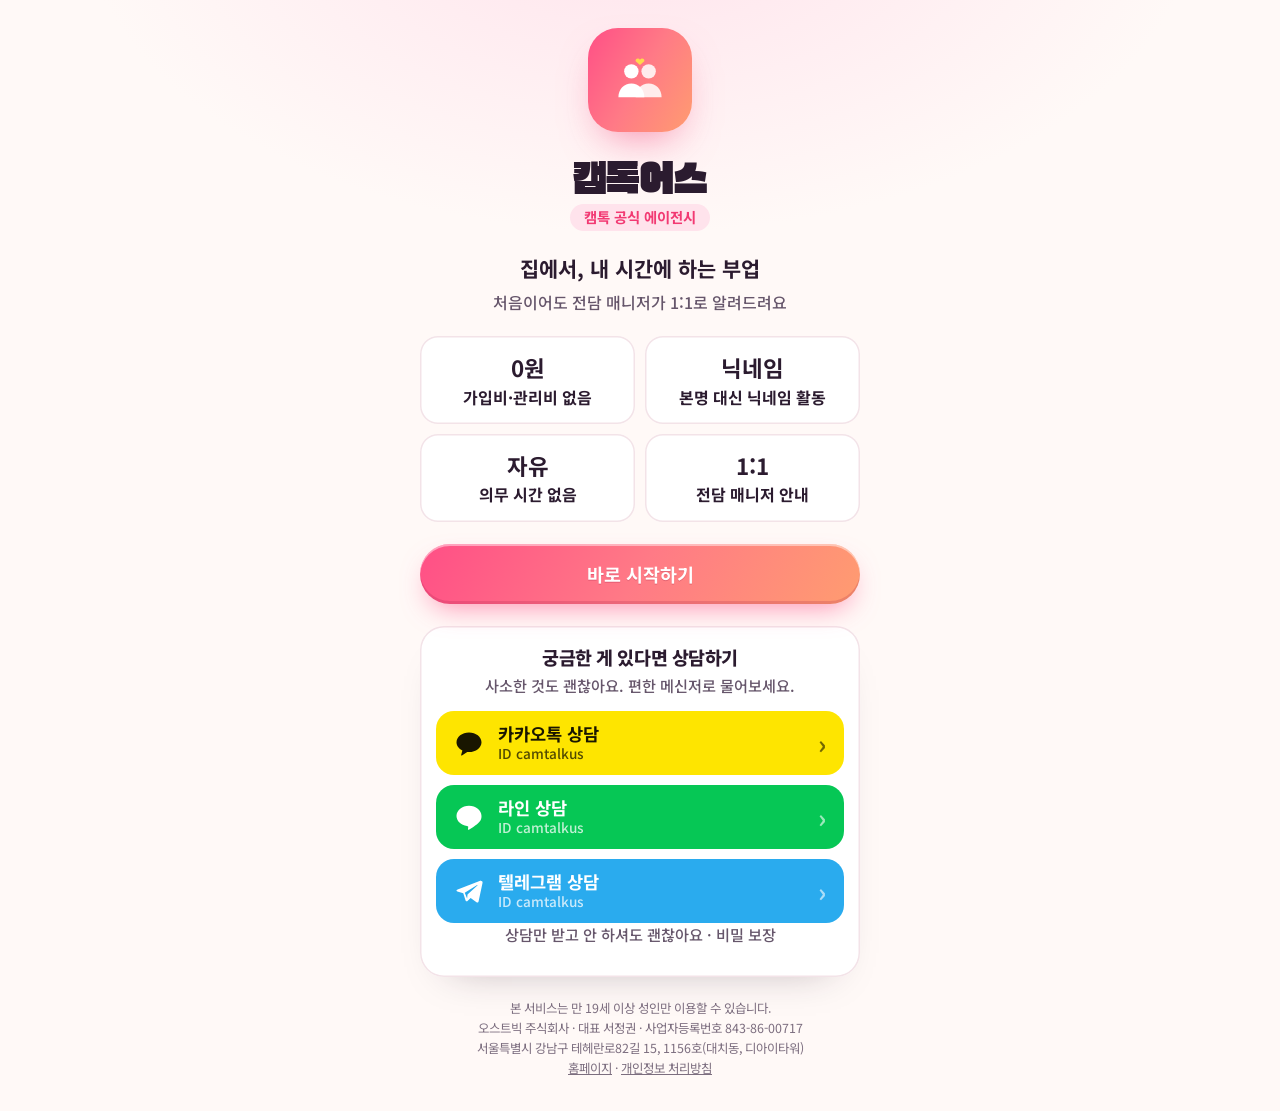
<file: yt.html>
<!doctype html>
<html lang="ko">
<head>
<meta charset="utf-8">
<meta name="viewport" content="width=device-width, initial-scale=1, viewport-fit=cover">
<title>캠톡어스 | 캠톡 공식 에이전시 · 1:1 상담</title>
<meta name="description" content="캠톡 공식 에이전시 캠톡어스입니다. 집에서 내 시간에 하는 부업, 처음이어도 전담 매니저가 1:1로 알려드려요. 카카오톡·라인·텔레그램으로 편하게 물어보세요. 만 19세 이상.">
<meta name="robots" content="noindex, follow">
<link rel="canonical" href="https://camtalkus.com/">
<meta property="og:type" content="website">
<meta property="og:site_name" content="캠톡어스">
<meta property="og:locale" content="ko_KR">
<meta property="og:url" content="https://camtalkus.com/yt">
<meta property="og:title" content="캠톡어스 | 캠톡 공식 에이전시 · 1:1 상담">
<meta property="og:description" content="집에서 내 시간에 하는 부업. 처음이어도 전담 매니저가 1:1로 알려드려요. 만 19세 이상.">
<meta property="og:image" content="https://camtalkus.com/assets/img/og.jpg">
<meta property="og:image:width" content="1200">
<meta property="og:image:height" content="630">
<meta name="twitter:card" content="summary_large_image">
<meta name="theme-color" content="#FFF9F7">
<link rel="icon" type="image/png" sizes="32x32" href="assets/img/icon-32.png">
<link rel="icon" type="image/png" sizes="192x192" href="assets/img/icon-192.png">
<link rel="apple-touch-icon" href="assets/img/icon-192.png">
<link rel="preconnect" href="https://fonts.googleapis.com">
<link rel="preconnect" href="https://fonts.gstatic.com" crossorigin>
<link rel="stylesheet" href="https://fonts.googleapis.com/css2?family=Gasoek+One&family=Noto+Sans+KR:wght@400;500;700;800&display=swap">
<link rel="stylesheet" href="assets/css/site.css?v=1e8b575f">
<script src="assets/js/config.js?v=b9c791b4"></script>
<script src="assets/js/tracking.js?v=4b3edc1f"></script>
<style>
  body.yt { min-height: 100svh; background: radial-gradient(900px 520px at 50% -8%, #FFE3EC 0%, var(--bg) 62%); }
  .yt-wrap { max-width: 480px; margin: 0 auto; padding: calc(28px + env(safe-area-inset-top)) 20px calc(32px + env(safe-area-inset-bottom)); display: flex; flex-direction: column; align-items: center; text-align: center; gap: 22px; }
  .yt-logo { width: 104px; height: 104px; border-radius: 30px; background: var(--grad); display: grid; place-items: center; box-shadow: 0 18px 40px -16px rgba(242,58,115,.6); }
  .yt-logo svg { width: 72px; height: 72px; }
  .yt-brand { margin: 0; font: 400 2.4rem/1.1 var(--f-logo); color: var(--ink); letter-spacing: -.01em; }
  .yt-badge { display: inline-block; margin-top: 8px; padding: 6px 14px; border-radius: 999px; background: var(--rose-soft); color: var(--rose-2); font: 700 .9rem/1 var(--f-body); }
  .yt-lead { margin: 0; font: 700 1.3rem/1.5 var(--f-body); color: var(--ink); word-break: keep-all; }
  .yt-lead small { display: block; margin-top: 6px; font-weight: 500; font-size: 1rem; color: var(--ink-2); }
  .yt-points { list-style: none; margin: 0; padding: 0; width: 100%; display: grid; grid-template-columns: 1fr 1fr; gap: 10px; }
  .yt-points li { padding: 16px 12px; border-radius: 18px; background: #fff; box-shadow: 0 0 0 1.5px var(--line) inset; font: 700 1rem/1.35 var(--f-body); color: var(--ink); word-break: keep-all; }
  .yt-points li b { display: block; margin-bottom: 4px; font-size: 1.4rem; }
  .yt-start { width: 100%; min-height: 60px; font-size: 1.15rem; }
  .yt-sec { width: 100%; padding: 20px 16px 18px; border-radius: 24px; background: #fff; box-shadow: 0 0 0 1.5px var(--line) inset, 0 20px 40px -30px rgba(43,27,47,.35); }
  .yt-sec h2 { margin: 0 0 4px; font: 800 1.15rem/1.3 var(--f-body); color: var(--ink); }
  .yt-sec p { margin: 0 0 14px; font: 500 .95rem/1.5 var(--f-body); color: var(--ink-2); }
  .yt-ch { display: flex; align-items: center; gap: 14px; width: 100%; min-height: 64px; margin-top: 10px; padding: 0 18px; border-radius: 18px; text-decoration: none; font: 700 1.1rem/1 var(--f-body); text-align: left; }
  .yt-ch svg { width: 30px; height: 30px; flex: none; }
  .yt-ch span { flex: 1; }
  .yt-ch em { font-style: normal; }
  .yt-ch small { display: block; margin-top: 4px; font-weight: 500; font-size: .85rem; opacity: .75; }
  .yt-ch::after { content: "›"; font-size: 1.6rem; opacity: .6; }
  .yt-ch--kakao { background: #FEE500; color: #191600; }
  .yt-ch--line { background: #06C755; color: #fff; }
  .yt-ch--telegram { background: #2AABEE; color: #fff; }
  .yt-note { margin: 16px 0 0; font: 500 .85rem/1.4 var(--f-body); color: var(--ink-2); }
  .yt-foot { font: 400 .78rem/1.6 var(--f-body); color: var(--ink-2); opacity: .85; word-break: keep-all; }
  .yt-foot a { color: inherit; }
</style>
</head>
<body class="yt">
<main class="yt-wrap">
  <div class="yt-logo" aria-hidden="true"><svg viewBox="0 0 100 100"><circle cx="38" cy="38" r="10" fill="#fff"/><circle cx="62" cy="38" r="10" fill="#fff" fill-opacity=".85"/><path d="M20 74c0-11 8-19 18-19s18 8 18 19z" fill="#fff"/><path d="M44 74c0-11 8-19 18-19s18 8 18 19z" fill="#fff" fill-opacity=".85"/><path d="M50 22c-2-3-7-2-6 2l6 5 6-5c1-4-4-5-6-2z" fill="#FFD84D"/></svg></div>
  <div>
    <h1 class="yt-brand" data-text="brand.name">캠톡어스</h1>
    <span class="yt-badge" data-text="brand.agencyLabel">캠톡 공식 에이전시</span>
  </div>
  <p class="yt-lead">집에서, 내 시간에 하는 부업<small>처음이어도 전담 매니저가 1:1로 알려드려요</small></p>

  <ul class="yt-points">
    <li><b>0원</b>가입비·관리비 없음</li>
    <li><b>닉네임</b>본명 대신 닉네임 활동</li>
    <li><b>자유</b>의무 시간 없음</li>
    <li><b>1:1</b>전담 매니저 안내</li>
  </ul>

  <a class="btn btn--primary yt-start" data-href="invite" data-track="invite">바로 시작하기</a>

  <section class="yt-sec" aria-labelledby="ytc">
    <h2 id="ytc">궁금한 게 있다면 상담하기</h2>
    <p>사소한 것도 괜찮아요. 편한 메신저로 물어보세요.</p>
    <a class="yt-ch yt-ch--kakao" data-href="kakao" data-track="kakao"><svg viewBox="0 0 24 24"><path fill="currentColor" d="M12 3.5C6.5 3.5 2 7 2 11.3c0 2.8 1.9 5.2 4.7 6.6l-1 3.6c-.1.4.3.7.6.5l4.3-2.9c.5.1.9.1 1.4.1 5.5 0 10-3.5 10-7.9S17.5 3.5 12 3.5z"/></svg><span>카카오톡 상담<small>ID <em data-text="contact.kakaoId"></em></small></span></a>
    <a class="yt-ch yt-ch--line" data-href="line" data-track="line"><svg viewBox="0 0 24 24"><path fill="currentColor" d="M12 3C6.5 3 2 6.6 2 11.1c0 4 3.6 7.4 8.4 8 .3.1.8.2.9.5.1.3.1.7 0 1l-.1.9c0 .3-.2 1 .9.5s5.9-3.5 8.1-6C21.6 14.5 22 12.9 22 11.1 22 6.6 17.5 3 12 3z"/></svg><span>라인 상담<small>ID <em data-text="contact.lineId"></em></small></span></a>
    <a class="yt-ch yt-ch--telegram" data-href="telegram" data-track="telegram"><svg viewBox="0 0 24 24"><path fill="currentColor" d="M21.5 3.6 2.9 10.8c-1.2.5-1.2 1.2-.2 1.5l4.7 1.5 1.8 5.6c.2.6.4.8.9.8.4 0 .6-.2.9-.5l2.3-2.2 4.7 3.5c.9.5 1.5.2 1.7-.8l3.1-14.6c.3-1.3-.5-1.9-1.3-1.5zM8.6 13.4l9.6-6.1c.5-.3.9-.1.5.2l-7.9 7.2-.3 3.3-1.9-4.6z"/></svg><span>텔레그램 상담<small>ID <em data-text="contact.telegramId"></em></small></span></a>
    <p class="yt-note">상담만 받고 안 하셔도 괜찮아요 · 비밀 보장</p>
  </section>

  <footer class="yt-foot">
    본 서비스는 만 19세 이상 성인만 이용할 수 있습니다.<br>
    <span data-text="company.name"></span> · 대표 <span data-text="company.ceo"></span> · 사업자등록번호 <span data-text="company.bizNo"></span><br>
    <span data-text="company.address"></span><br>
    <a href="/">홈페이지</a> · <a href="privacy.html">개인정보 처리방침</a>
  </footer>
</main>
<script>
(function () {
  var S = window.SITE || {};
  var get = function (p) { return p.split(".").reduce(function (o, k) { return o == null ? o : o[k]; }, S); };
  var map = { kakao: "contact.kakaoUrl", line: "contact.lineUrl", telegram: "contact.telegramUrl", invite: "contact.inviteUrl" };
  [].forEach.call(document.querySelectorAll("[data-href]"), function (a) {
    var url = get(map[a.getAttribute("data-href")] || "");
    if (!url) { a.hidden = true; return; }
    a.href = url; a.target = "_blank"; a.rel = "noopener";
  });
  [].forEach.call(document.querySelectorAll("[data-text]"), function (el) {
    var v = get(el.getAttribute("data-text")); if (v) el.textContent = v;
  });
  [].forEach.call(document.querySelectorAll("[data-track]"), function (a) {
    a.addEventListener("click", function () {
      var k = "click_" + a.getAttribute("data-track");
      try { if (window.gtag) gtag("event", k, { label: "yt" }); if (window.fbq) fbq("trackCustom", k, { page: "yt" }); } catch (x) {}
    });
  });
})();
</script>
</body>
</html>
</file>
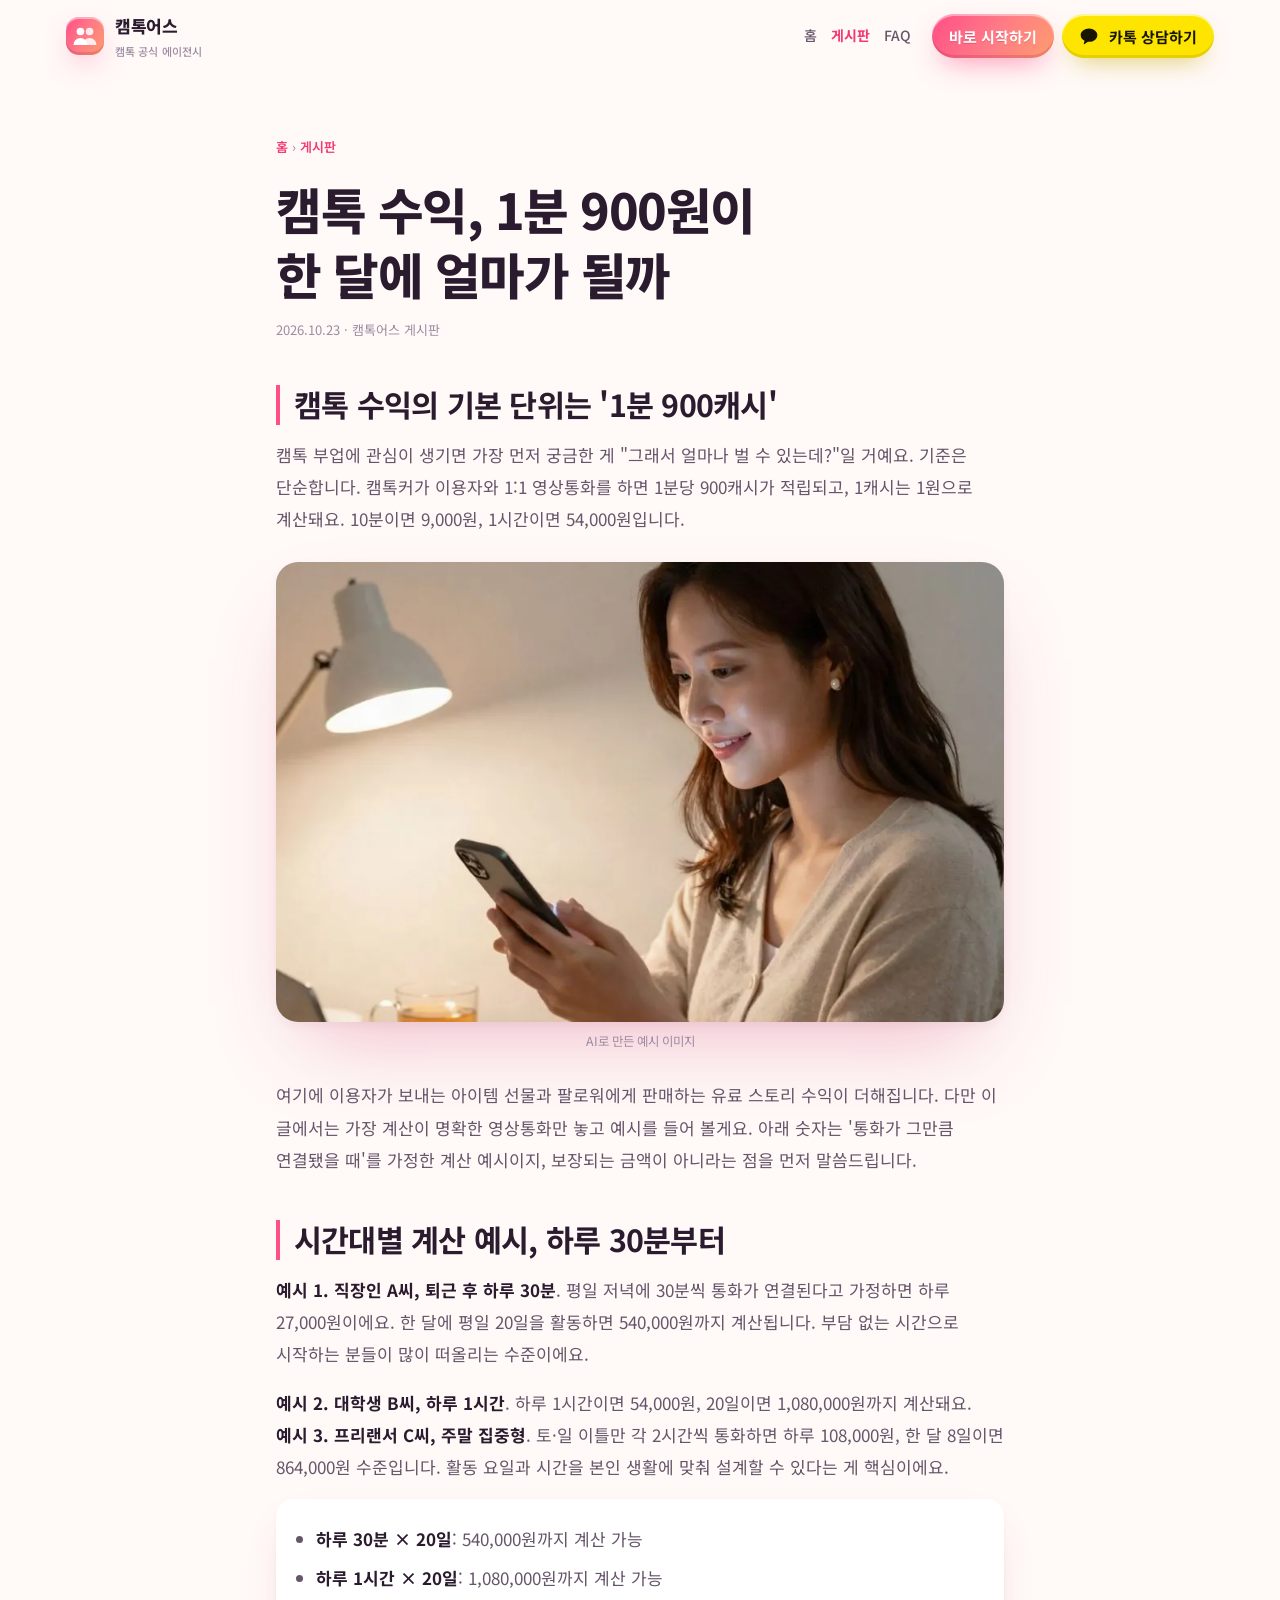
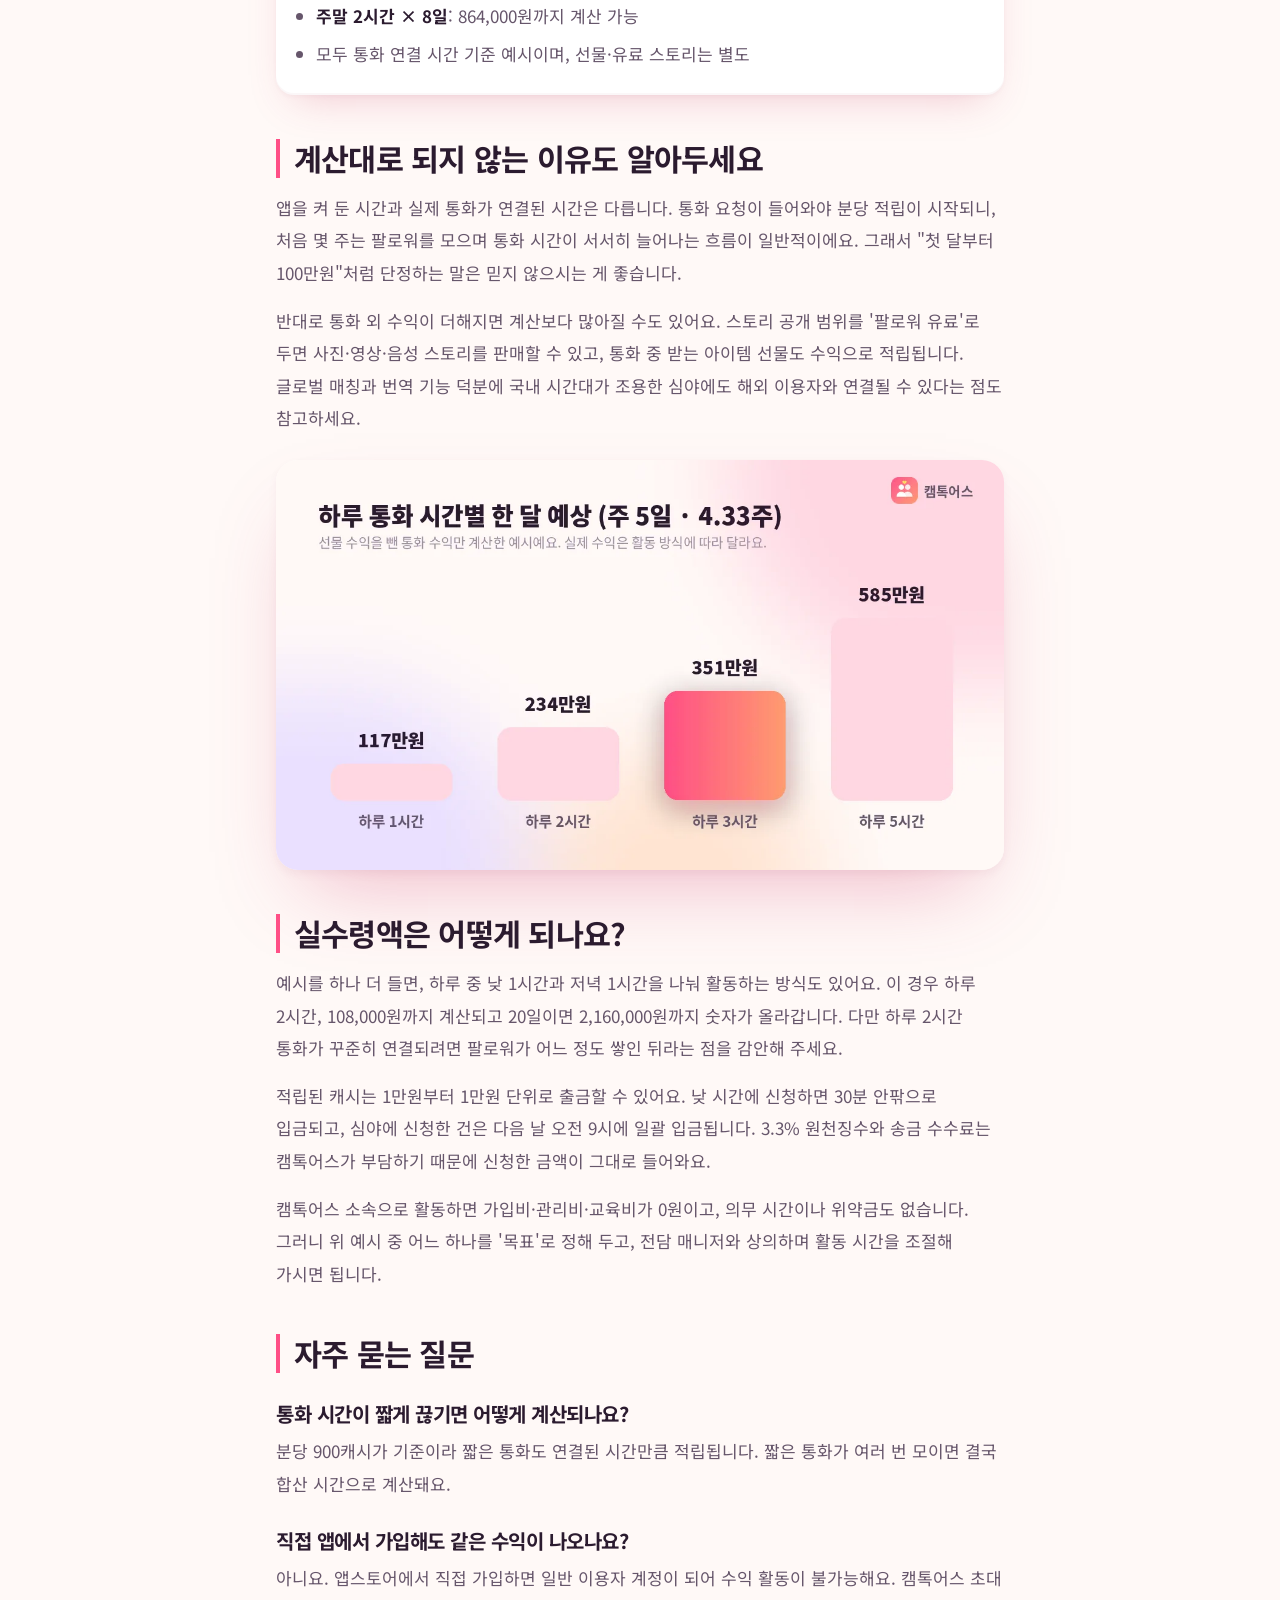
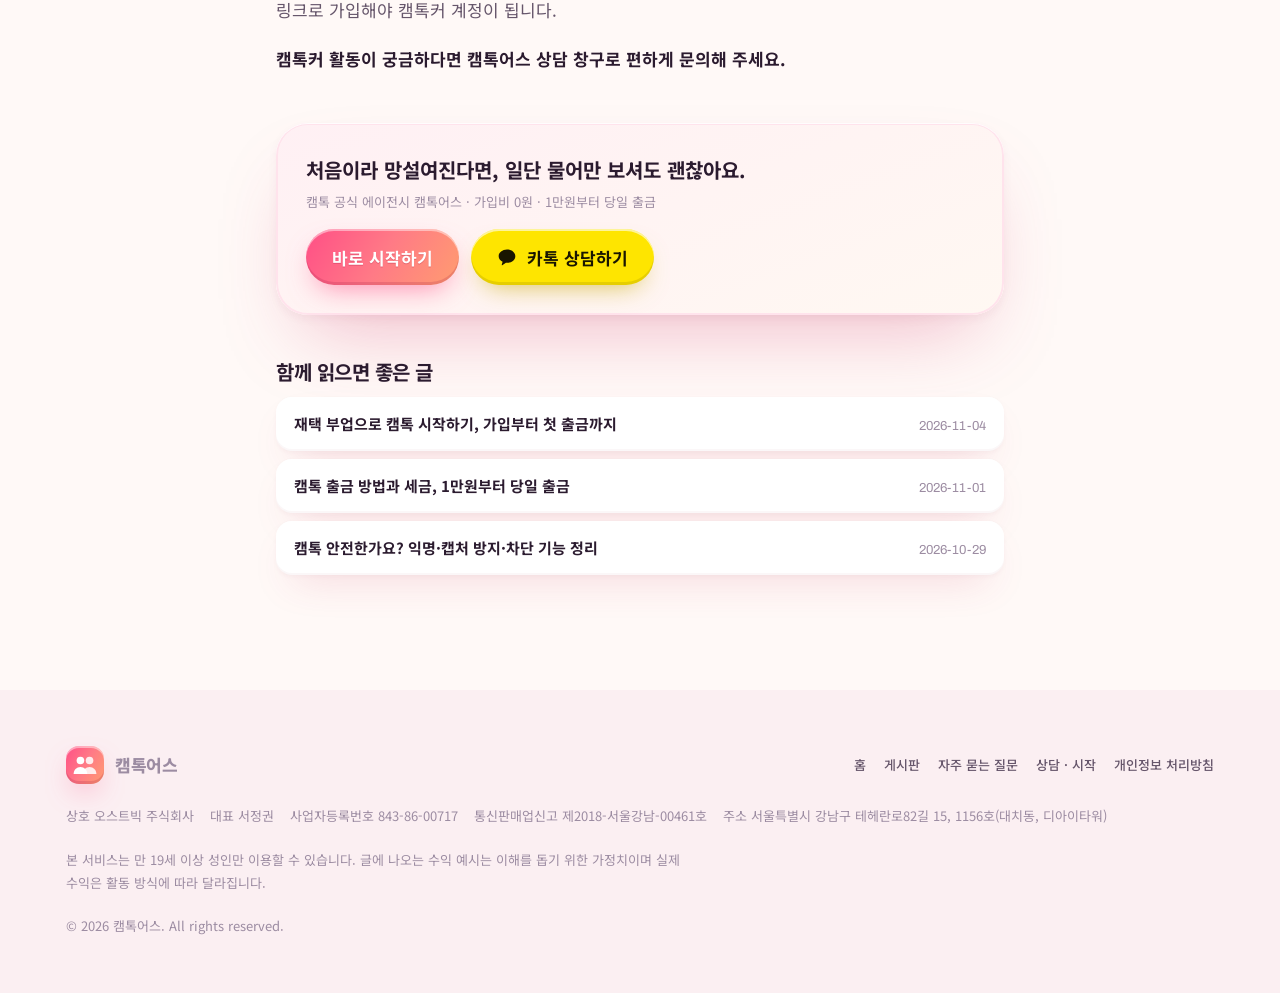
<file: board/posts/camtalk-income-calculation.html>
<!doctype html>
<html lang="ko">
<head>
<meta charset="utf-8">
<meta name="viewport" content="width=device-width, initial-scale=1, viewport-fit=cover">
<title>캠톡 수익, 1분 900원이 한 달에 얼마가 될까 | 캠톡어스</title>
<meta name="description" content="캠톡 수익은 영상통화 1분당 900캐시. 하루 30분·1시간·주말 집중 등 시간대별 계산 예시로 캠톡 부업 한 달 금액을 현실적으로 짚어봅니다.">
<link rel="canonical" href="https://camtalkus.com/board/posts/camtalk-income-calculation.html">
<meta name="robots" content="index, follow, max-image-preview:large">
<meta property="og:type" content="article">
<meta property="og:site_name" content="캠톡어스">
<meta property="og:locale" content="ko_KR">
<meta property="og:url" content="https://camtalkus.com/board/posts/camtalk-income-calculation.html">
<meta property="og:title" content="캠톡 수익, 1분 900원이 한 달에 얼마가 될까">
<meta property="og:description" content="캠톡 수익은 영상통화 1분당 900캐시. 하루 30분·1시간·주말 집중 등 시간대별 계산 예시로 캠톡 부업 한 달 금액을 현실적으로 짚어봅니다.">
<meta property="og:image" content="https://camtalkus.com/assets/img/board/camtalk-income-calculation.jpg">
<meta property="og:image:width" content="1200">
<meta property="og:image:height" content="630">
<meta name="twitter:card" content="summary_large_image">
<meta name="theme-color" content="#FFF9F7">
<link rel="icon" type="image/png" sizes="32x32" href="../../assets/img/icon-32.png">
<link rel="apple-touch-icon" href="../../assets/img/icon-192.png">
<link rel="alternate" type="application/rss+xml" title="캠톡어스 게시판" href="https://camtalkus.com/feed.xml">
<link rel="preconnect" href="https://fonts.googleapis.com">
<link rel="preconnect" href="https://fonts.gstatic.com" crossorigin>
<link rel="stylesheet" href="https://fonts.googleapis.com/css2?family=Archivo:wght@700;800&family=Gasoek+One&family=Noto+Sans+KR:wght@400;500;700;800&display=swap">
<link rel="stylesheet" href="../../assets/css/site.css?v=1e8b575f">
<script src="../../assets/js/config.js?v=b9c791b4"></script>
<script src="../../assets/js/tracking.js?v=4b3edc1f"></script>
<meta name="keywords" content="캠톡 수익, 캠톡 부업, 캠톡커 수익, 영상통화 부업, 캠톡 1분 900원">
<meta property="article:published_time" content="2026-10-23T09:00:00+09:00">
<script type="application/ld+json">{"@context": "https://schema.org", "@graph": [{"@type": "Article", "headline": "캠톡 수익, 1분 900원이 한 달에 얼마가 될까", "description": "캠톡 수익은 영상통화 1분당 900캐시. 하루 30분·1시간·주말 집중 등 시간대별 계산 예시로 캠톡 부업 한 달 금액을 현실적으로 짚어봅니다.", "datePublished": "2026-10-23", "dateModified": "2026-10-23", "inLanguage": "ko", "mainEntityOfPage": "https://camtalkus.com/board/posts/camtalk-income-calculation.html", "image": "https://camtalkus.com/assets/img/board/camtalk-income-calculation.jpg", "author": {"@type": "Organization", "name": "캠톡어스"}, "publisher": {"@type": "Organization", "name": "캠톡어스", "logo": {"@type": "ImageObject", "url": "https://camtalkus.com/assets/img/icon-512.png"}}}, {"@type": "BreadcrumbList", "itemListElement": [{"@type": "ListItem", "position": 1, "name": "홈", "item": "https://camtalkus.com/"}, {"@type": "ListItem", "position": 2, "name": "게시판", "item": "https://camtalkus.com/board/"}, {"@type": "ListItem", "position": 3, "name": "캠톡 수익, 1분 900원이 한 달에 얼마가 될까", "item": "https://camtalkus.com/board/posts/camtalk-income-calculation.html"}]}]}</script>
</head>
<body>
<header class="site-header">
  <div class="wrap">
    <a class="logo" href="../../" aria-label="홈으로"><span class="logo-mark" aria-hidden="true"><svg viewBox="0 0 100 100"><circle cx="38" cy="38" r="10" fill="#fff"/><circle cx="62" cy="38" r="10" fill="#fff" fill-opacity=".85"/><path d="M20 74c0-11 8-19 18-19s18 8 18 19z" fill="#fff"/><path d="M44 74c0-11 8-19 18-19s18 8 18 19z" fill="#fff" fill-opacity=".85"/></svg></span><span><span data-text="brand.name">캠톡어스</span><small data-text="brand.agencyLabel">캠톡 공식 에이전시</small></span></a>
    <nav class="nav" id="nav" aria-label="주요 메뉴">
      <a href="../../">홈</a>
      <a href="../../board/" class="nav-board">게시판</a>
      <a href="../../#faq">FAQ</a>
    </nav>
    <div class="header-cta">
      <a class="btn btn--primary btn--sm" data-href="invite">바로 시작하기</a>
      <a class="btn btn--kakao btn--sm" data-href="kakao"><svg><use href="#i-kakao"/></svg>카톡 상담하기</a>
    </div>
    <button class="menu-btn" type="button" aria-controls="nav" aria-expanded="false" aria-label="메뉴 열기"><svg><use href="#i-menu"/></svg></button>
  </div>
</header>
<main>

<article class="post wrap">
  <nav class="crumb" aria-label="경로"><a href="../../">홈</a> › <a href="../">게시판</a></nav>
  <h1>캠톡 수익, 1분 900원이 한 달에 얼마가 될까</h1>
  <p class="post-meta"><time datetime="2026-10-23">2026.10.23</time> · 캠톡어스 게시판</p>
  <div class="post-body"><h2>캠톡 수익의 기본 단위는 '1분 900캐시'</h2>
<p>캠톡 부업에 관심이 생기면 가장 먼저 궁금한 게 "그래서 얼마나 벌 수 있는데?"일 거예요. 기준은 단순합니다. 캠톡커가 이용자와 1:1 영상통화를 하면 1분당 900캐시가 적립되고, 1캐시는 1원으로 계산돼요. 10분이면 9,000원, 1시간이면 54,000원입니다.</p>
<figure class="post-fig"><picture><source srcset="../../assets/img/work.webp" type="image/webp"><img src="../../assets/img/work.jpg" alt="퇴근 후 집 책상에서 스마트폰을 보는 직장인 여성" loading="lazy" width="1200" height="675"></picture><figcaption>AI로 만든 예시 이미지</figcaption></figure>
<p>여기에 이용자가 보내는 아이템 선물과 팔로워에게 판매하는 유료 스토리 수익이 더해집니다. 다만 이 글에서는 가장 계산이 명확한 영상통화만 놓고 예시를 들어 볼게요. 아래 숫자는 '통화가 그만큼 연결됐을 때'를 가정한 계산 예시이지, 보장되는 금액이 아니라는 점을 먼저 말씀드립니다.</p>
<h2>시간대별 계산 예시, 하루 30분부터</h2>
<p><strong>예시 1. 직장인 A씨, 퇴근 후 하루 30분</strong>. 평일 저녁에 30분씩 통화가 연결된다고 가정하면 하루 27,000원이에요. 한 달에 평일 20일을 활동하면 540,000원까지 계산됩니다. 부담 없는 시간으로 시작하는 분들이 많이 떠올리는 수준이에요.</p>
<p><strong>예시 2. 대학생 B씨, 하루 1시간</strong>. 하루 1시간이면 54,000원, 20일이면 1,080,000원까지 계산돼요. <strong>예시 3. 프리랜서 C씨, 주말 집중형</strong>. 토·일 이틀만 각 2시간씩 통화하면 하루 108,000원, 한 달 8일이면 864,000원 수준입니다. 활동 요일과 시간을 본인 생활에 맞춰 설계할 수 있다는 게 핵심이에요.</p>
<ul><li><strong>하루 30분 × 20일</strong>: 540,000원까지 계산 가능</li><li><strong>하루 1시간 × 20일</strong>: 1,080,000원까지 계산 가능</li><li><strong>주말 2시간 × 8일</strong>: 864,000원까지 계산 가능</li><li>모두 통화 연결 시간 기준 예시이며, 선물·유료 스토리는 별도</li></ul>
<h2>계산대로 되지 않는 이유도 알아두세요</h2>
<p>앱을 켜 둔 시간과 실제 통화가 연결된 시간은 다릅니다. 통화 요청이 들어와야 분당 적립이 시작되니, 처음 몇 주는 팔로워를 모으며 통화 시간이 서서히 늘어나는 흐름이 일반적이에요. 그래서 "첫 달부터 100만원"처럼 단정하는 말은 믿지 않으시는 게 좋습니다.</p>
<p>반대로 통화 외 수익이 더해지면 계산보다 많아질 수도 있어요. 스토리 공개 범위를 '팔로워 유료'로 두면 사진·영상·음성 스토리를 판매할 수 있고, 통화 중 받는 아이템 선물도 수익으로 적립됩니다. 글로벌 매칭과 번역 기능 덕분에 국내 시간대가 조용한 심야에도 해외 이용자와 연결될 수 있다는 점도 참고하세요.</p>
<figure class="post-fig"><picture><source srcset="../../assets/img/board/camtalk-income-calculation-chart.webp" type="image/webp"><img src="../../assets/img/board/camtalk-income-calculation-chart.jpg" alt="하루 통화 시간별 한 달 예상 수익 막대그래프" loading="lazy" width="1200" height="675"></picture></figure>
<h2>실수령액은 어떻게 되나요?</h2>
<p>예시를 하나 더 들면, 하루 중 낮 1시간과 저녁 1시간을 나눠 활동하는 방식도 있어요. 이 경우 하루 2시간, 108,000원까지 계산되고 20일이면 2,160,000원까지 숫자가 올라갑니다. 다만 하루 2시간 통화가 꾸준히 연결되려면 팔로워가 어느 정도 쌓인 뒤라는 점을 감안해 주세요.</p>
<p>적립된 캐시는 1만원부터 1만원 단위로 출금할 수 있어요. 낮 시간에 신청하면 30분 안팎으로 입금되고, 심야에 신청한 건은 다음 날 오전 9시에 일괄 입금됩니다. 3.3% 원천징수와 송금 수수료는 캠톡어스가 부담하기 때문에 신청한 금액이 그대로 들어와요.</p>
<p>캠톡어스 소속으로 활동하면 가입비·관리비·교육비가 0원이고, 의무 시간이나 위약금도 없습니다. 그러니 위 예시 중 어느 하나를 '목표'로 정해 두고, 전담 매니저와 상의하며 활동 시간을 조절해 가시면 됩니다.</p>
<h2>자주 묻는 질문</h2>
<h3>통화 시간이 짧게 끊기면 어떻게 계산되나요?</h3>
<p>분당 900캐시가 기준이라 짧은 통화도 연결된 시간만큼 적립됩니다. 짧은 통화가 여러 번 모이면 결국 합산 시간으로 계산돼요.</p>
<h3>직접 앱에서 가입해도 같은 수익이 나오나요?</h3>
<p>아니요. 앱스토어에서 직접 가입하면 일반 이용자 계정이 되어 수익 활동이 불가능해요. 캠톡어스 초대 링크로 가입해야 캠톡커 계정이 됩니다.</p>
<p><strong>캠톡커 활동이 궁금하다면 캠톡어스 상담 창구로 편하게 문의해 주세요.</strong></p></div>
  <!-- /post-body -->
  
<aside class="post-cta">
  <div><b>처음이라 망설여진다면, 일단 물어만 보셔도 괜찮아요.</b><span>캠톡 공식 에이전시 캠톡어스 · 가입비 0원 · 1만원부터 당일 출금</span></div>
  <div class="btn-row"><a class="btn btn--primary" data-href="invite">바로 시작하기</a><a class="btn btn--kakao" data-href="kakao"><svg><use href="#i-kakao"/></svg>카톡 상담하기</a></div>
</aside>
  <section class="post-rel"><h2>함께 읽으면 좋은 글</h2><ul><li><a href="start-camtalk-side-job-at-home.html"><b>재택 부업으로 캠톡 시작하기, 가입부터 첫 출금까지</b><span>2026-11-04</span></a></li><li><a href="camtalk-withdrawal-and-tax.html"><b>캠톡 출금 방법과 세금, 1만원부터 당일 출금</b><span>2026-11-01</span></a></li><li><a href="is-camtalk-safe.html"><b>캠톡 안전한가요? 익명·캡처 방지·차단 기능 정리</b><span>2026-10-29</span></a></li></ul></section>
</article>
</main>
<footer class="site-footer">
  <div class="wrap">
    <div class="foot-top">
      <a class="logo" href="../../"><span class="logo-mark" aria-hidden="true"><svg viewBox="0 0 100 100"><circle cx="38" cy="38" r="10" fill="#fff"/><circle cx="62" cy="38" r="10" fill="#fff" fill-opacity=".85"/><path d="M20 74c0-11 8-19 18-19s18 8 18 19z" fill="#fff"/><path d="M44 74c0-11 8-19 18-19s18 8 18 19z" fill="#fff" fill-opacity=".85"/></svg></span><span data-text="brand.name">캠톡어스</span></a>
      <nav class="foot-links" aria-label="하단 메뉴"><a href="../../">홈</a><a href="../../board/">게시판</a><a href="../../#faq">자주 묻는 질문</a><a href="../../#contact">상담 · 시작</a><a href="../../privacy.html">개인정보 처리방침</a></nav>
    </div>
    <div class="foot-info">
      <span>상호 <span data-text="company.name"></span></span><span>대표 <span data-text="company.ceo"></span></span><span>사업자등록번호 <span data-text="company.bizNo"></span></span><span data-optional>통신판매업신고 <span data-text="company.ecommerceNo"></span></span><span>주소 <span data-text="company.address"></span></span>
    </div>
    <p class="foot-legal">본 서비스는 만 19세 이상 성인만 이용할 수 있습니다. 글에 나오는 수익 예시는 이해를 돕기 위한 가정치이며 실제 수익은 활동 방식에 따라 달라집니다.</p>
    <p>© <span data-year>2026</span> <span data-text="brand.name">캠톡어스</span>. All rights reserved.</p>
  </div>
</footer>
<script src="../../assets/js/content.js?v=1e81b2f1"></script>
<script src="../../assets/js/site.js?v=975365dc"></script>
</body>
</html>
</file>
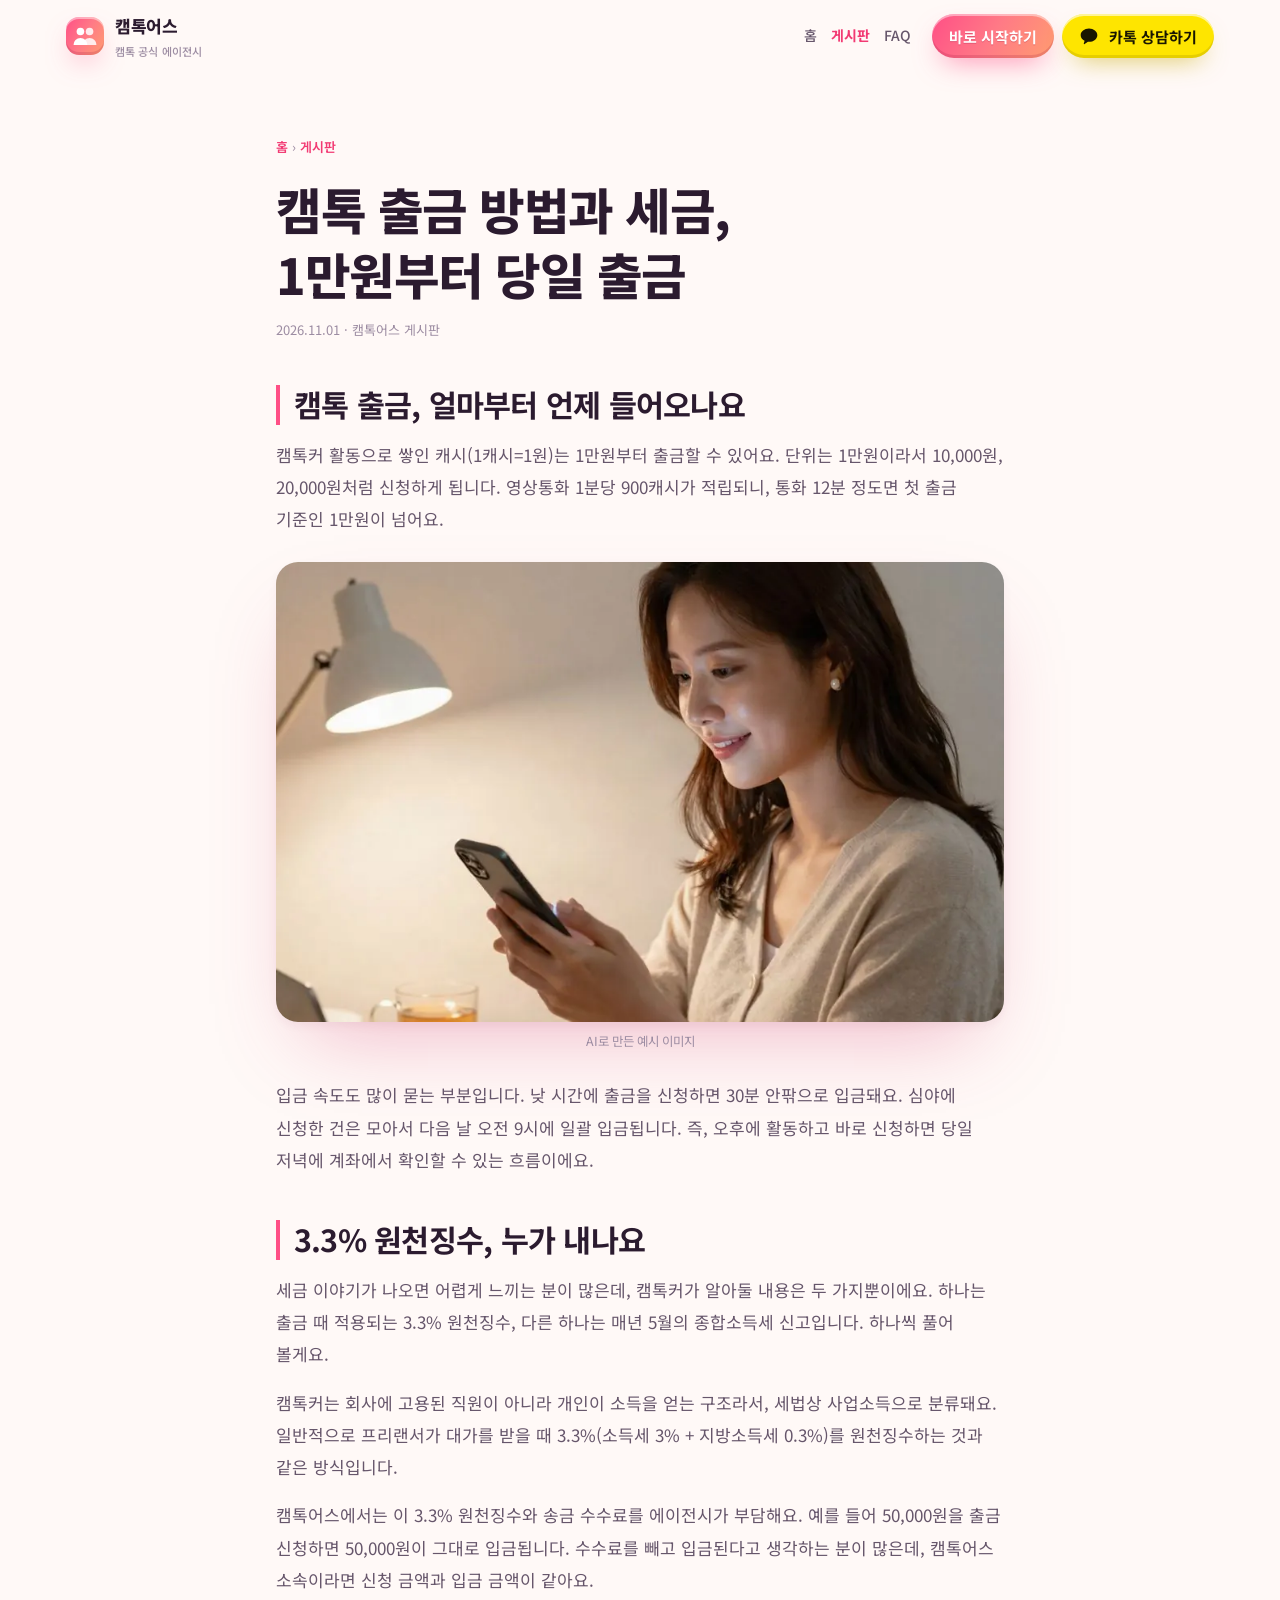
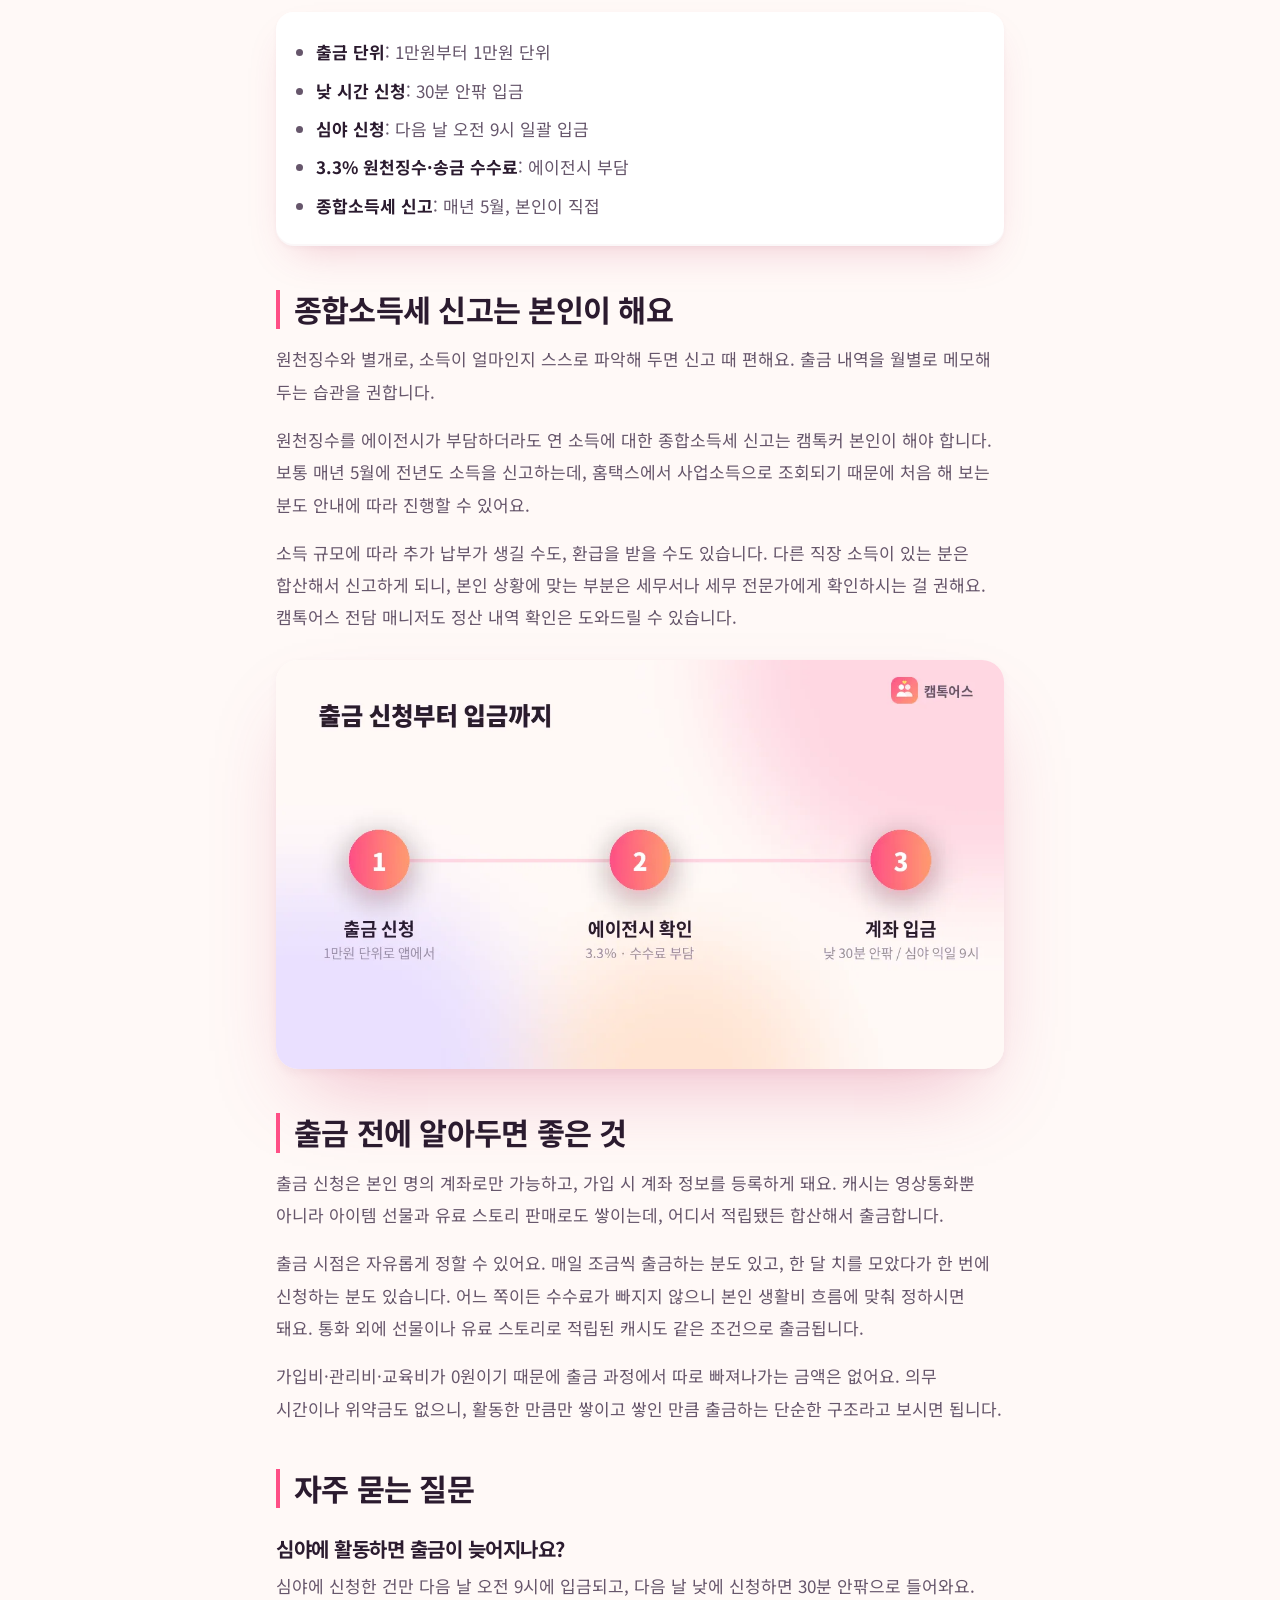
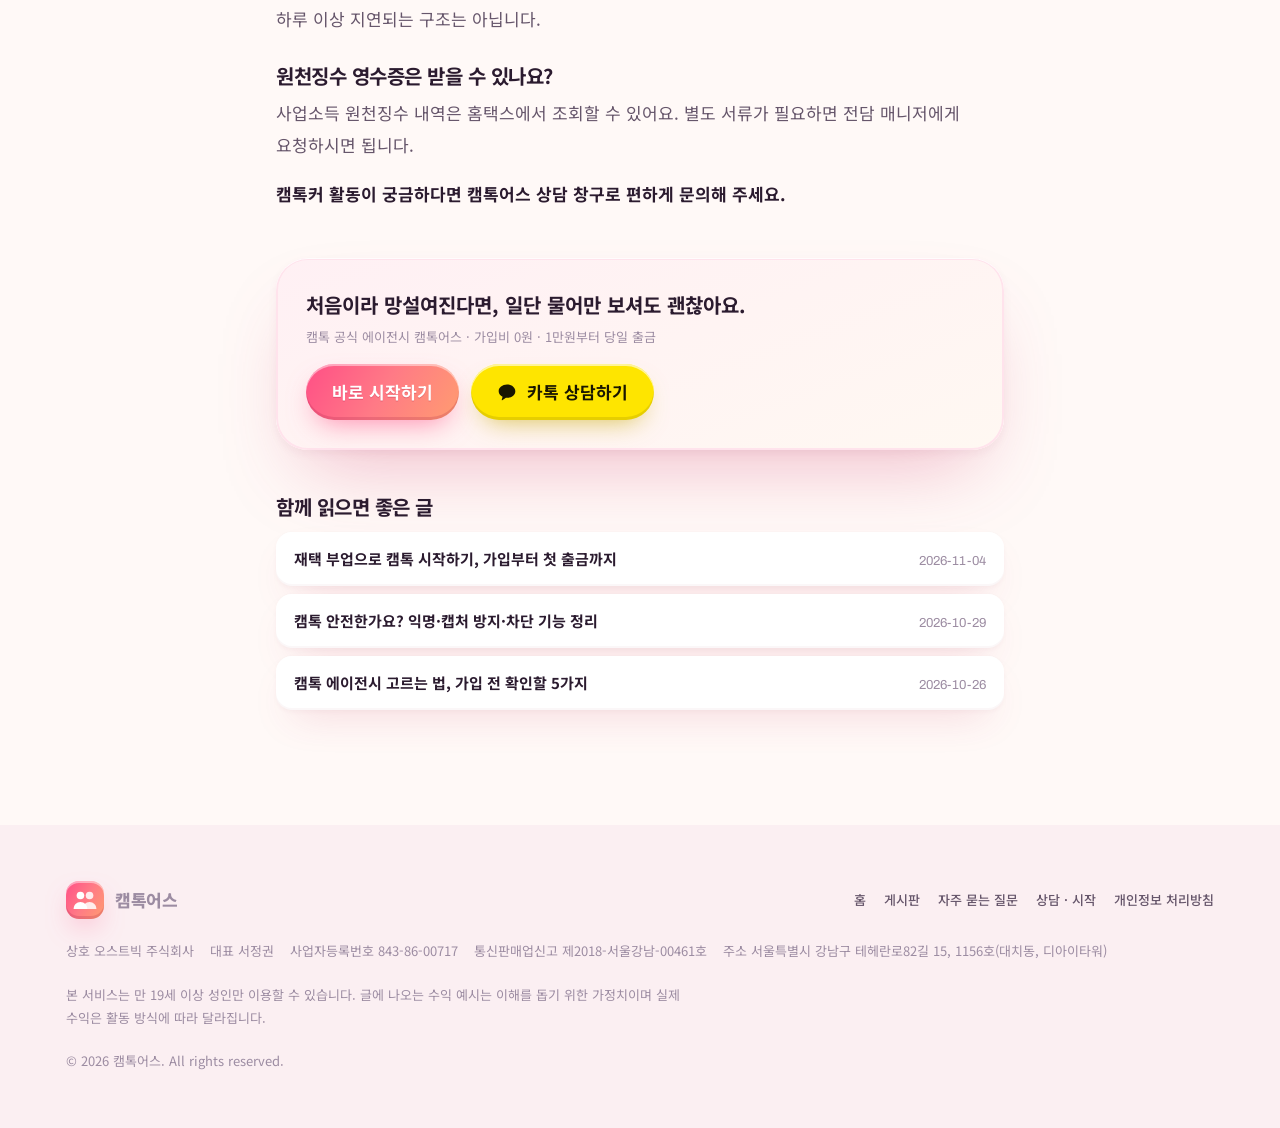
<file: board/posts/camtalk-withdrawal-and-tax.html>
<!doctype html>
<html lang="ko">
<head>
<meta charset="utf-8">
<meta name="viewport" content="width=device-width, initial-scale=1, viewport-fit=cover">
<title>캠톡 출금 방법과 세금, 1만원부터 당일 출금 | 캠톡어스</title>
<meta name="description" content="캠톡 출금은 1만원부터 1만원 단위, 낮 시간 신청은 30분 안팎 입금. 3.3% 원천징수와 송금 수수료는 에이전시 부담, 종합소득세 신고까지 캠톡 세금 정리.">
<link rel="canonical" href="https://camtalkus.com/board/posts/camtalk-withdrawal-and-tax.html">
<meta name="robots" content="index, follow, max-image-preview:large">
<meta property="og:type" content="article">
<meta property="og:site_name" content="캠톡어스">
<meta property="og:locale" content="ko_KR">
<meta property="og:url" content="https://camtalkus.com/board/posts/camtalk-withdrawal-and-tax.html">
<meta property="og:title" content="캠톡 출금 방법과 세금, 1만원부터 당일 출금">
<meta property="og:description" content="캠톡 출금은 1만원부터 1만원 단위, 낮 시간 신청은 30분 안팎 입금. 3.3% 원천징수와 송금 수수료는 에이전시 부담, 종합소득세 신고까지 캠톡 세금 정리.">
<meta property="og:image" content="https://camtalkus.com/assets/img/board/camtalk-withdrawal-and-tax.jpg">
<meta property="og:image:width" content="1200">
<meta property="og:image:height" content="630">
<meta name="twitter:card" content="summary_large_image">
<meta name="theme-color" content="#FFF9F7">
<link rel="icon" type="image/png" sizes="32x32" href="../../assets/img/icon-32.png">
<link rel="apple-touch-icon" href="../../assets/img/icon-192.png">
<link rel="alternate" type="application/rss+xml" title="캠톡어스 게시판" href="https://camtalkus.com/feed.xml">
<link rel="preconnect" href="https://fonts.googleapis.com">
<link rel="preconnect" href="https://fonts.gstatic.com" crossorigin>
<link rel="stylesheet" href="https://fonts.googleapis.com/css2?family=Archivo:wght@700;800&family=Gasoek+One&family=Noto+Sans+KR:wght@400;500;700;800&display=swap">
<link rel="stylesheet" href="../../assets/css/site.css?v=1e8b575f">
<script src="../../assets/js/config.js?v=b9c791b4"></script>
<script src="../../assets/js/tracking.js?v=4b3edc1f"></script>
<meta name="keywords" content="캠톡 출금, 캠톡 세금, 캠톡 정산, 캠톡 원천징수, 캠톡커 종합소득세">
<meta property="article:published_time" content="2026-11-01T09:00:00+09:00">
<script type="application/ld+json">{"@context": "https://schema.org", "@graph": [{"@type": "Article", "headline": "캠톡 출금 방법과 세금, 1만원부터 당일 출금", "description": "캠톡 출금은 1만원부터 1만원 단위, 낮 시간 신청은 30분 안팎 입금. 3.3% 원천징수와 송금 수수료는 에이전시 부담, 종합소득세 신고까지 캠톡 세금 정리.", "datePublished": "2026-11-01", "dateModified": "2026-11-01", "inLanguage": "ko", "mainEntityOfPage": "https://camtalkus.com/board/posts/camtalk-withdrawal-and-tax.html", "image": "https://camtalkus.com/assets/img/board/camtalk-withdrawal-and-tax.jpg", "author": {"@type": "Organization", "name": "캠톡어스"}, "publisher": {"@type": "Organization", "name": "캠톡어스", "logo": {"@type": "ImageObject", "url": "https://camtalkus.com/assets/img/icon-512.png"}}}, {"@type": "BreadcrumbList", "itemListElement": [{"@type": "ListItem", "position": 1, "name": "홈", "item": "https://camtalkus.com/"}, {"@type": "ListItem", "position": 2, "name": "게시판", "item": "https://camtalkus.com/board/"}, {"@type": "ListItem", "position": 3, "name": "캠톡 출금 방법과 세금, 1만원부터 당일 출금", "item": "https://camtalkus.com/board/posts/camtalk-withdrawal-and-tax.html"}]}]}</script>
</head>
<body>
<header class="site-header">
  <div class="wrap">
    <a class="logo" href="../../" aria-label="홈으로"><span class="logo-mark" aria-hidden="true"><svg viewBox="0 0 100 100"><circle cx="38" cy="38" r="10" fill="#fff"/><circle cx="62" cy="38" r="10" fill="#fff" fill-opacity=".85"/><path d="M20 74c0-11 8-19 18-19s18 8 18 19z" fill="#fff"/><path d="M44 74c0-11 8-19 18-19s18 8 18 19z" fill="#fff" fill-opacity=".85"/></svg></span><span><span data-text="brand.name">캠톡어스</span><small data-text="brand.agencyLabel">캠톡 공식 에이전시</small></span></a>
    <nav class="nav" id="nav" aria-label="주요 메뉴">
      <a href="../../">홈</a>
      <a href="../../board/" class="nav-board">게시판</a>
      <a href="../../#faq">FAQ</a>
    </nav>
    <div class="header-cta">
      <a class="btn btn--primary btn--sm" data-href="invite">바로 시작하기</a>
      <a class="btn btn--kakao btn--sm" data-href="kakao"><svg><use href="#i-kakao"/></svg>카톡 상담하기</a>
    </div>
    <button class="menu-btn" type="button" aria-controls="nav" aria-expanded="false" aria-label="메뉴 열기"><svg><use href="#i-menu"/></svg></button>
  </div>
</header>
<main>

<article class="post wrap">
  <nav class="crumb" aria-label="경로"><a href="../../">홈</a> › <a href="../">게시판</a></nav>
  <h1>캠톡 출금 방법과 세금, 1만원부터 당일 출금</h1>
  <p class="post-meta"><time datetime="2026-11-01">2026.11.01</time> · 캠톡어스 게시판</p>
  <div class="post-body"><h2>캠톡 출금, 얼마부터 언제 들어오나요</h2>
<p>캠톡커 활동으로 쌓인 캐시(1캐시=1원)는 1만원부터 출금할 수 있어요. 단위는 1만원이라서 10,000원, 20,000원처럼 신청하게 됩니다. 영상통화 1분당 900캐시가 적립되니, 통화 12분 정도면 첫 출금 기준인 1만원이 넘어요.</p>
<figure class="post-fig"><picture><source srcset="../../assets/img/work.webp" type="image/webp"><img src="../../assets/img/work.jpg" alt="책상에서 스마트폰으로 입금 내역을 확인하는 여성" loading="lazy" width="1200" height="675"></picture><figcaption>AI로 만든 예시 이미지</figcaption></figure>
<p>입금 속도도 많이 묻는 부분입니다. 낮 시간에 출금을 신청하면 30분 안팎으로 입금돼요. 심야에 신청한 건은 모아서 다음 날 오전 9시에 일괄 입금됩니다. 즉, 오후에 활동하고 바로 신청하면 당일 저녁에 계좌에서 확인할 수 있는 흐름이에요.</p>
<h2>3.3% 원천징수, 누가 내나요</h2>
<p>세금 이야기가 나오면 어렵게 느끼는 분이 많은데, 캠톡커가 알아둘 내용은 두 가지뿐이에요. 하나는 출금 때 적용되는 3.3% 원천징수, 다른 하나는 매년 5월의 종합소득세 신고입니다. 하나씩 풀어 볼게요.</p>
<p>캠톡커는 회사에 고용된 직원이 아니라 개인이 소득을 얻는 구조라서, 세법상 사업소득으로 분류돼요. 일반적으로 프리랜서가 대가를 받을 때 3.3%(소득세 3% + 지방소득세 0.3%)를 원천징수하는 것과 같은 방식입니다.</p>
<p>캠톡어스에서는 이 3.3% 원천징수와 송금 수수료를 에이전시가 부담해요. 예를 들어 50,000원을 출금 신청하면 50,000원이 그대로 입금됩니다. 수수료를 빼고 입금된다고 생각하는 분이 많은데, 캠톡어스 소속이라면 신청 금액과 입금 금액이 같아요.</p>
<ul><li><strong>출금 단위</strong>: 1만원부터 1만원 단위</li><li><strong>낮 시간 신청</strong>: 30분 안팎 입금</li><li><strong>심야 신청</strong>: 다음 날 오전 9시 일괄 입금</li><li><strong>3.3% 원천징수·송금 수수료</strong>: 에이전시 부담</li><li><strong>종합소득세 신고</strong>: 매년 5월, 본인이 직접</li></ul>
<h2>종합소득세 신고는 본인이 해요</h2>
<p>원천징수와 별개로, 소득이 얼마인지 스스로 파악해 두면 신고 때 편해요. 출금 내역을 월별로 메모해 두는 습관을 권합니다.</p>
<p>원천징수를 에이전시가 부담하더라도 연 소득에 대한 종합소득세 신고는 캠톡커 본인이 해야 합니다. 보통 매년 5월에 전년도 소득을 신고하는데, 홈택스에서 사업소득으로 조회되기 때문에 처음 해 보는 분도 안내에 따라 진행할 수 있어요.</p>
<p>소득 규모에 따라 추가 납부가 생길 수도, 환급을 받을 수도 있습니다. 다른 직장 소득이 있는 분은 합산해서 신고하게 되니, 본인 상황에 맞는 부분은 세무서나 세무 전문가에게 확인하시는 걸 권해요. 캠톡어스 전담 매니저도 정산 내역 확인은 도와드릴 수 있습니다.</p>
<figure class="post-fig"><picture><source srcset="../../assets/img/board/camtalk-withdrawal-and-tax-flow.webp" type="image/webp"><img src="../../assets/img/board/camtalk-withdrawal-and-tax-flow.jpg" alt="출금 신청부터 입금까지 3단계" loading="lazy" width="1200" height="675"></picture></figure>
<h2>출금 전에 알아두면 좋은 것</h2>
<p>출금 신청은 본인 명의 계좌로만 가능하고, 가입 시 계좌 정보를 등록하게 돼요. 캐시는 영상통화뿐 아니라 아이템 선물과 유료 스토리 판매로도 쌓이는데, 어디서 적립됐든 합산해서 출금합니다.</p>
<p>출금 시점은 자유롭게 정할 수 있어요. 매일 조금씩 출금하는 분도 있고, 한 달 치를 모았다가 한 번에 신청하는 분도 있습니다. 어느 쪽이든 수수료가 빠지지 않으니 본인 생활비 흐름에 맞춰 정하시면 돼요. 통화 외에 선물이나 유료 스토리로 적립된 캐시도 같은 조건으로 출금됩니다.</p>
<p>가입비·관리비·교육비가 0원이기 때문에 출금 과정에서 따로 빠져나가는 금액은 없어요. 의무 시간이나 위약금도 없으니, 활동한 만큼만 쌓이고 쌓인 만큼 출금하는 단순한 구조라고 보시면 됩니다.</p>
<h2>자주 묻는 질문</h2>
<h3>심야에 활동하면 출금이 늦어지나요?</h3>
<p>심야에 신청한 건만 다음 날 오전 9시에 입금되고, 다음 날 낮에 신청하면 30분 안팎으로 들어와요. 하루 이상 지연되는 구조는 아닙니다.</p>
<h3>원천징수 영수증은 받을 수 있나요?</h3>
<p>사업소득 원천징수 내역은 홈택스에서 조회할 수 있어요. 별도 서류가 필요하면 전담 매니저에게 요청하시면 됩니다.</p>
<p><strong>캠톡커 활동이 궁금하다면 캠톡어스 상담 창구로 편하게 문의해 주세요.</strong></p></div>
  <!-- /post-body -->
  
<aside class="post-cta">
  <div><b>처음이라 망설여진다면, 일단 물어만 보셔도 괜찮아요.</b><span>캠톡 공식 에이전시 캠톡어스 · 가입비 0원 · 1만원부터 당일 출금</span></div>
  <div class="btn-row"><a class="btn btn--primary" data-href="invite">바로 시작하기</a><a class="btn btn--kakao" data-href="kakao"><svg><use href="#i-kakao"/></svg>카톡 상담하기</a></div>
</aside>
  <section class="post-rel"><h2>함께 읽으면 좋은 글</h2><ul><li><a href="start-camtalk-side-job-at-home.html"><b>재택 부업으로 캠톡 시작하기, 가입부터 첫 출금까지</b><span>2026-11-04</span></a></li><li><a href="is-camtalk-safe.html"><b>캠톡 안전한가요? 익명·캡처 방지·차단 기능 정리</b><span>2026-10-29</span></a></li><li><a href="how-to-choose-camtalk-agency.html"><b>캠톡 에이전시 고르는 법, 가입 전 확인할 5가지</b><span>2026-10-26</span></a></li></ul></section>
</article>
</main>
<footer class="site-footer">
  <div class="wrap">
    <div class="foot-top">
      <a class="logo" href="../../"><span class="logo-mark" aria-hidden="true"><svg viewBox="0 0 100 100"><circle cx="38" cy="38" r="10" fill="#fff"/><circle cx="62" cy="38" r="10" fill="#fff" fill-opacity=".85"/><path d="M20 74c0-11 8-19 18-19s18 8 18 19z" fill="#fff"/><path d="M44 74c0-11 8-19 18-19s18 8 18 19z" fill="#fff" fill-opacity=".85"/></svg></span><span data-text="brand.name">캠톡어스</span></a>
      <nav class="foot-links" aria-label="하단 메뉴"><a href="../../">홈</a><a href="../../board/">게시판</a><a href="../../#faq">자주 묻는 질문</a><a href="../../#contact">상담 · 시작</a><a href="../../privacy.html">개인정보 처리방침</a></nav>
    </div>
    <div class="foot-info">
      <span>상호 <span data-text="company.name"></span></span><span>대표 <span data-text="company.ceo"></span></span><span>사업자등록번호 <span data-text="company.bizNo"></span></span><span data-optional>통신판매업신고 <span data-text="company.ecommerceNo"></span></span><span>주소 <span data-text="company.address"></span></span>
    </div>
    <p class="foot-legal">본 서비스는 만 19세 이상 성인만 이용할 수 있습니다. 글에 나오는 수익 예시는 이해를 돕기 위한 가정치이며 실제 수익은 활동 방식에 따라 달라집니다.</p>
    <p>© <span data-year>2026</span> <span data-text="brand.name">캠톡어스</span>. All rights reserved.</p>
  </div>
</footer>
<script src="../../assets/js/content.js?v=1e81b2f1"></script>
<script src="../../assets/js/site.js?v=975365dc"></script>
</body>
</html>
</file>
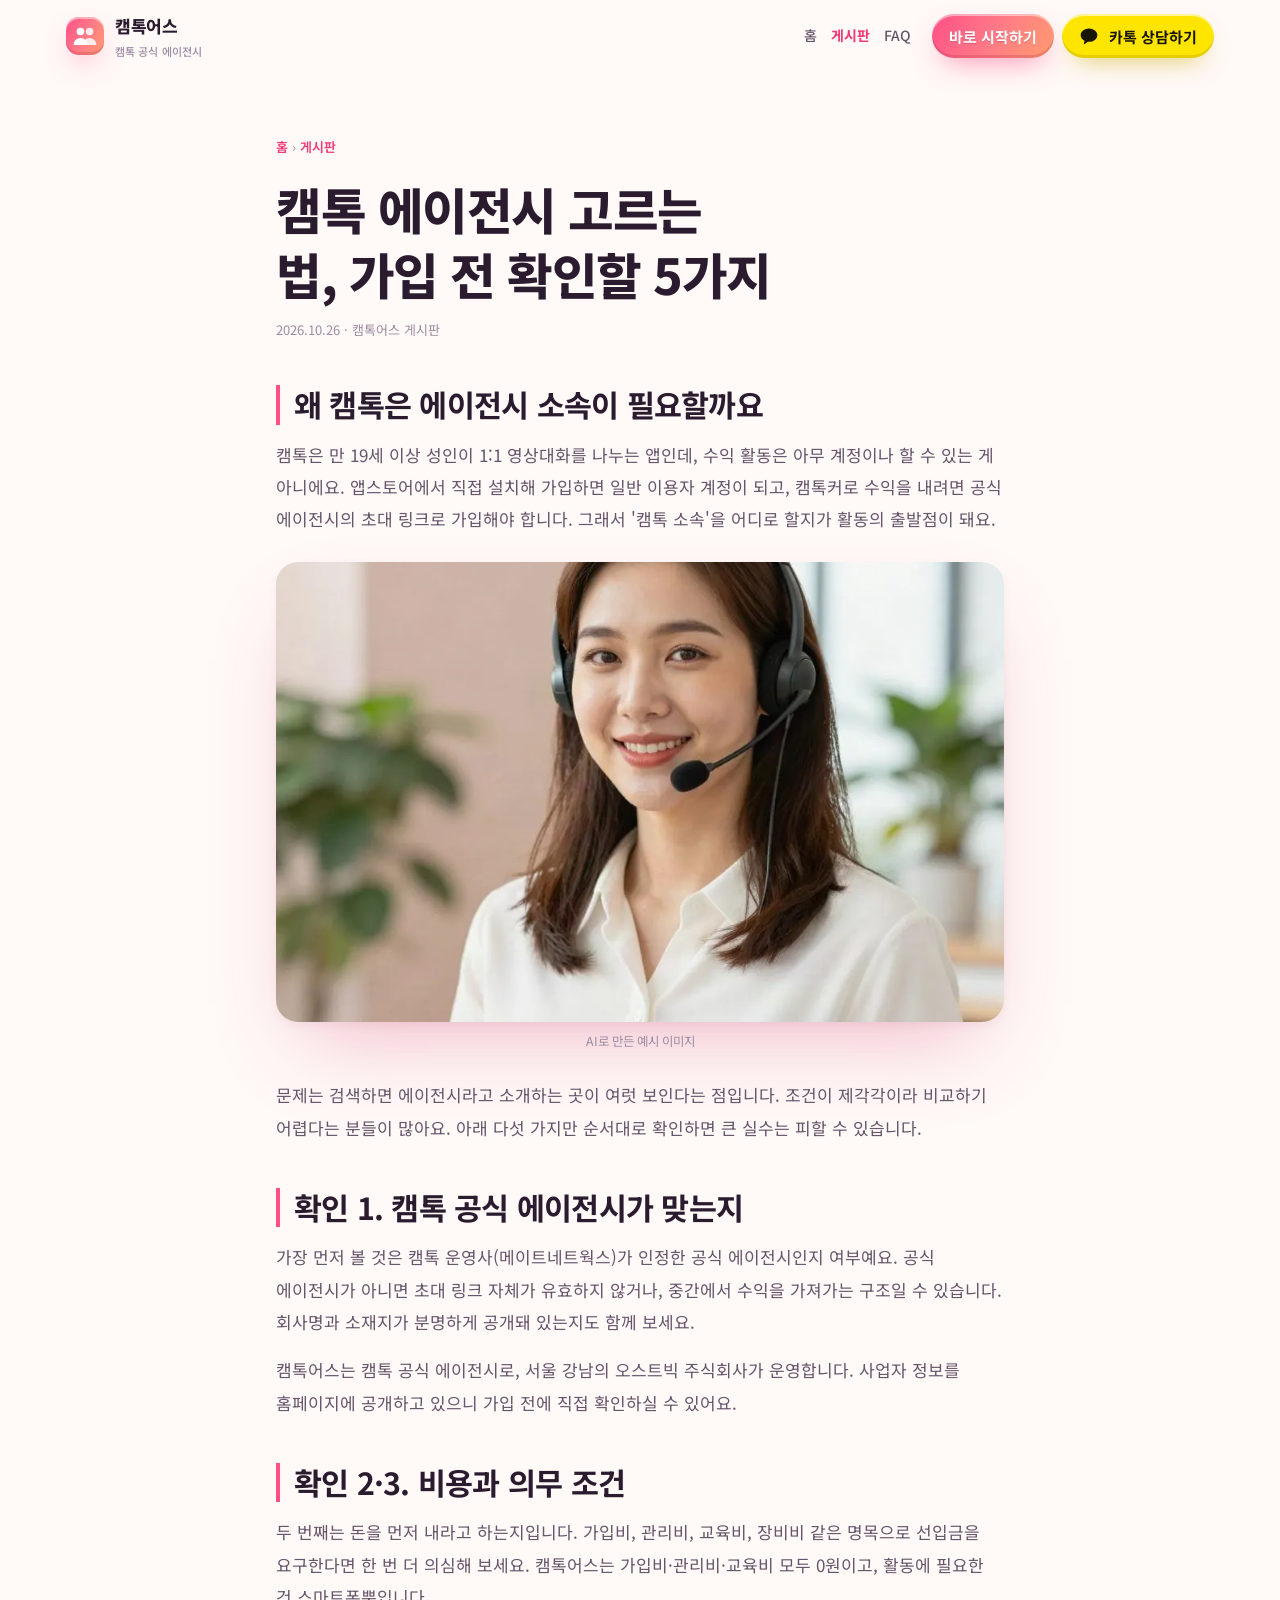
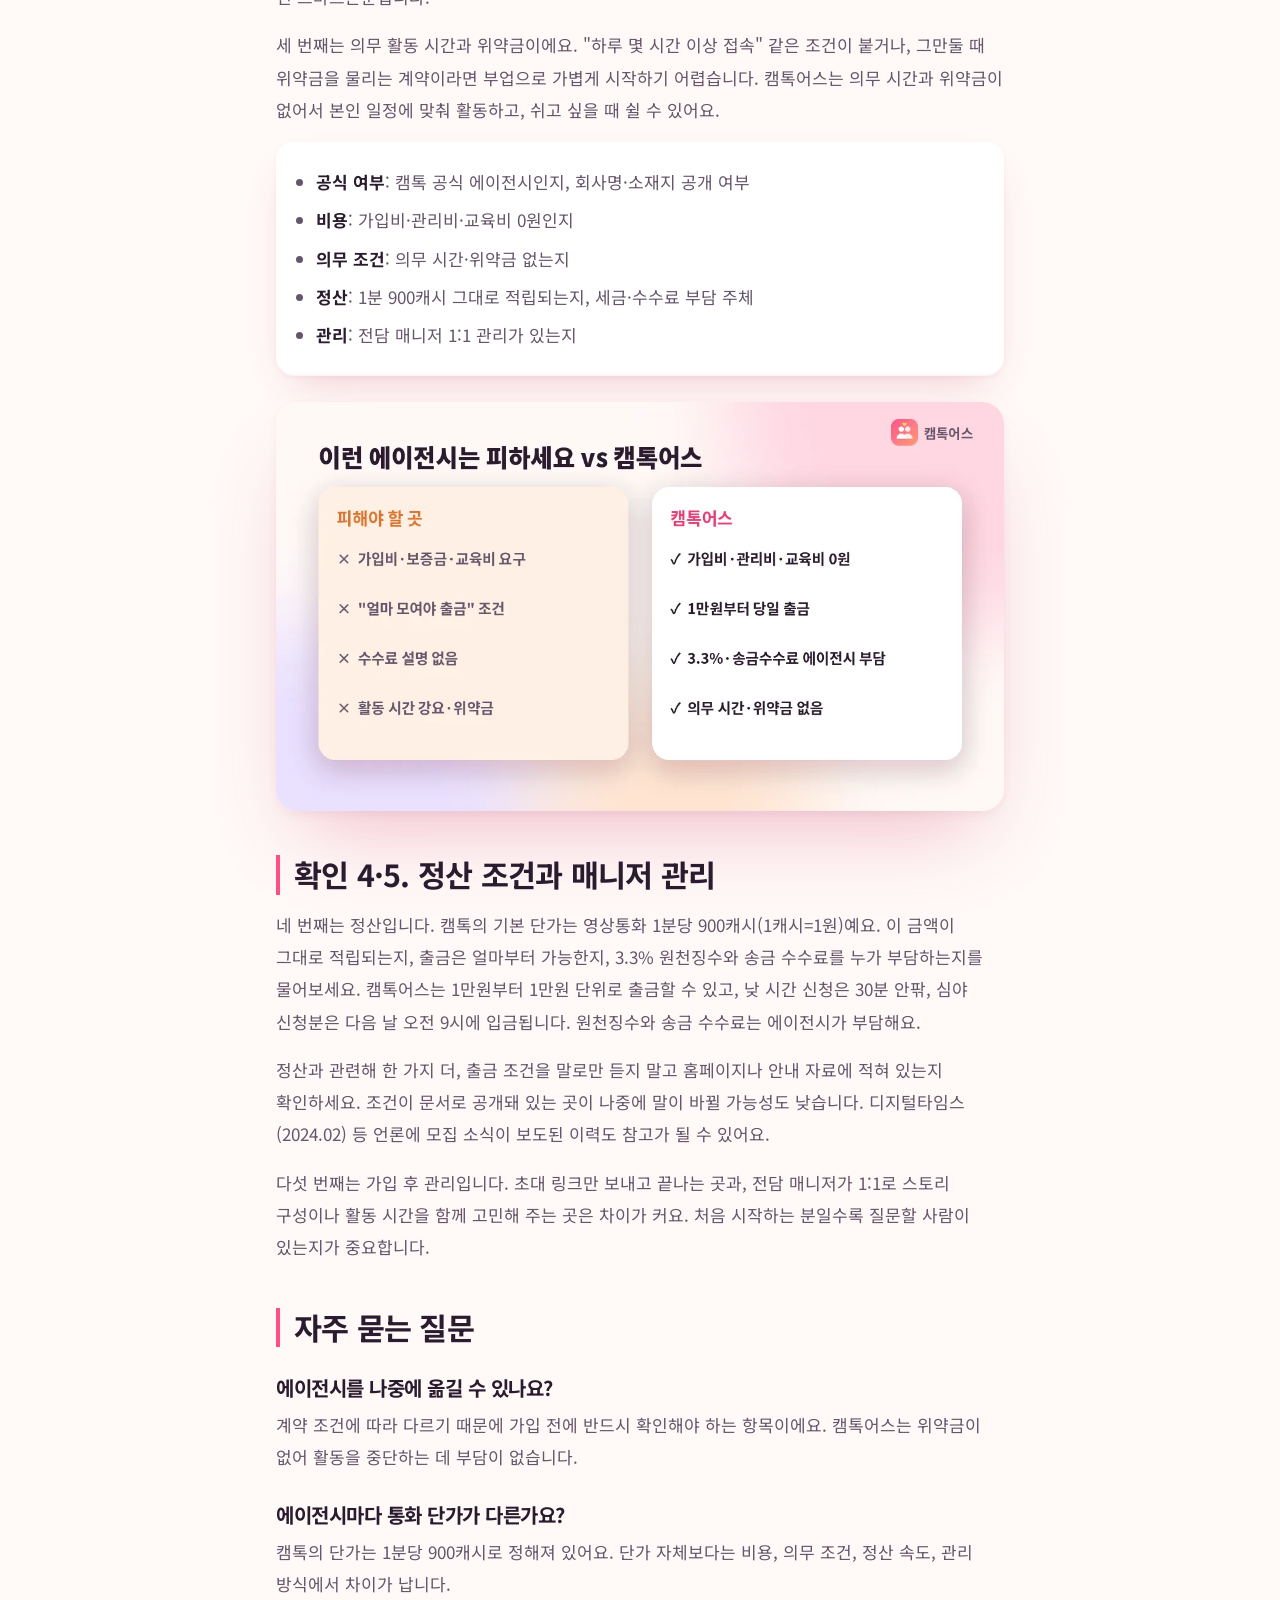
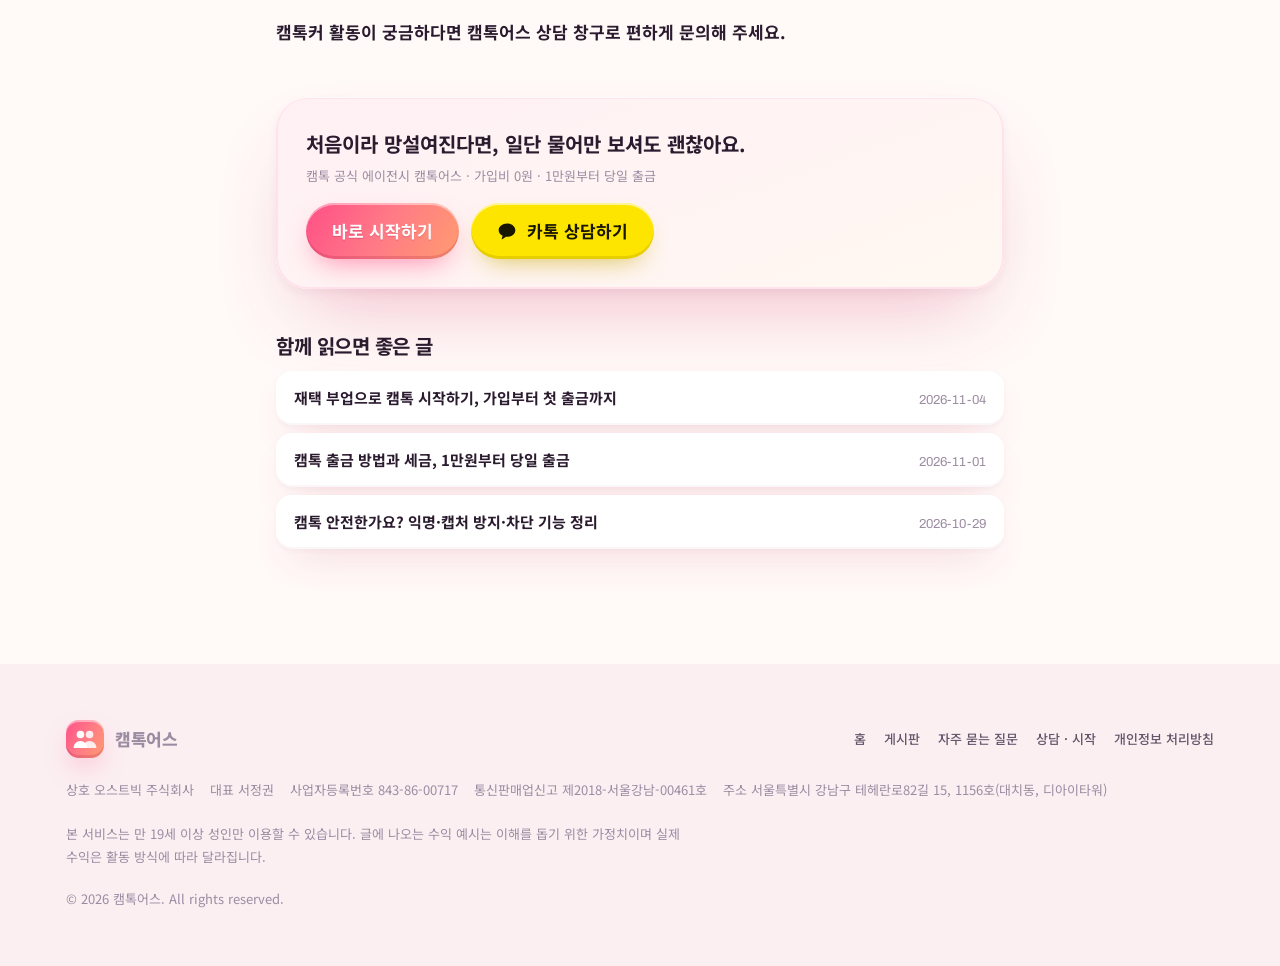
<file: board/posts/how-to-choose-camtalk-agency.html>
<!doctype html>
<html lang="ko">
<head>
<meta charset="utf-8">
<meta name="viewport" content="width=device-width, initial-scale=1, viewport-fit=cover">
<title>캠톡 에이전시 고르는 법, 가입 전 확인할 5가지 | 캠톡어스</title>
<meta name="description" content="캠톡 에이전시 선택 기준 5가지. 공식 에이전시 여부, 비용 0원, 의무 시간·위약금, 세금·수수료 부담, 전담 매니저까지 캠톡 소속 전에 꼭 확인하세요.">
<link rel="canonical" href="https://camtalkus.com/board/posts/how-to-choose-camtalk-agency.html">
<meta name="robots" content="index, follow, max-image-preview:large">
<meta property="og:type" content="article">
<meta property="og:site_name" content="캠톡어스">
<meta property="og:locale" content="ko_KR">
<meta property="og:url" content="https://camtalkus.com/board/posts/how-to-choose-camtalk-agency.html">
<meta property="og:title" content="캠톡 에이전시 고르는 법, 가입 전 확인할 5가지">
<meta property="og:description" content="캠톡 에이전시 선택 기준 5가지. 공식 에이전시 여부, 비용 0원, 의무 시간·위약금, 세금·수수료 부담, 전담 매니저까지 캠톡 소속 전에 꼭 확인하세요.">
<meta property="og:image" content="https://camtalkus.com/assets/img/board/how-to-choose-camtalk-agency.jpg">
<meta property="og:image:width" content="1200">
<meta property="og:image:height" content="630">
<meta name="twitter:card" content="summary_large_image">
<meta name="theme-color" content="#FFF9F7">
<link rel="icon" type="image/png" sizes="32x32" href="../../assets/img/icon-32.png">
<link rel="apple-touch-icon" href="../../assets/img/icon-192.png">
<link rel="alternate" type="application/rss+xml" title="캠톡어스 게시판" href="https://camtalkus.com/feed.xml">
<link rel="preconnect" href="https://fonts.googleapis.com">
<link rel="preconnect" href="https://fonts.gstatic.com" crossorigin>
<link rel="stylesheet" href="https://fonts.googleapis.com/css2?family=Archivo:wght@700;800&family=Gasoek+One&family=Noto+Sans+KR:wght@400;500;700;800&display=swap">
<link rel="stylesheet" href="../../assets/css/site.css?v=1e8b575f">
<script src="../../assets/js/config.js?v=b9c791b4"></script>
<script src="../../assets/js/tracking.js?v=4b3edc1f"></script>
<meta name="keywords" content="캠톡 에이전시, 캠톡 소속, 캠톡 공식 에이전시, 캠톡커 가입, 캠톡어스">
<meta property="article:published_time" content="2026-10-26T09:00:00+09:00">
<script type="application/ld+json">{"@context": "https://schema.org", "@graph": [{"@type": "Article", "headline": "캠톡 에이전시 고르는 법, 가입 전 확인할 5가지", "description": "캠톡 에이전시 선택 기준 5가지. 공식 에이전시 여부, 비용 0원, 의무 시간·위약금, 세금·수수료 부담, 전담 매니저까지 캠톡 소속 전에 꼭 확인하세요.", "datePublished": "2026-10-26", "dateModified": "2026-10-26", "inLanguage": "ko", "mainEntityOfPage": "https://camtalkus.com/board/posts/how-to-choose-camtalk-agency.html", "image": "https://camtalkus.com/assets/img/board/how-to-choose-camtalk-agency.jpg", "author": {"@type": "Organization", "name": "캠톡어스"}, "publisher": {"@type": "Organization", "name": "캠톡어스", "logo": {"@type": "ImageObject", "url": "https://camtalkus.com/assets/img/icon-512.png"}}}, {"@type": "BreadcrumbList", "itemListElement": [{"@type": "ListItem", "position": 1, "name": "홈", "item": "https://camtalkus.com/"}, {"@type": "ListItem", "position": 2, "name": "게시판", "item": "https://camtalkus.com/board/"}, {"@type": "ListItem", "position": 3, "name": "캠톡 에이전시 고르는 법, 가입 전 확인할 5가지", "item": "https://camtalkus.com/board/posts/how-to-choose-camtalk-agency.html"}]}]}</script>
</head>
<body>
<header class="site-header">
  <div class="wrap">
    <a class="logo" href="../../" aria-label="홈으로"><span class="logo-mark" aria-hidden="true"><svg viewBox="0 0 100 100"><circle cx="38" cy="38" r="10" fill="#fff"/><circle cx="62" cy="38" r="10" fill="#fff" fill-opacity=".85"/><path d="M20 74c0-11 8-19 18-19s18 8 18 19z" fill="#fff"/><path d="M44 74c0-11 8-19 18-19s18 8 18 19z" fill="#fff" fill-opacity=".85"/></svg></span><span><span data-text="brand.name">캠톡어스</span><small data-text="brand.agencyLabel">캠톡 공식 에이전시</small></span></a>
    <nav class="nav" id="nav" aria-label="주요 메뉴">
      <a href="../../">홈</a>
      <a href="../../board/" class="nav-board">게시판</a>
      <a href="../../#faq">FAQ</a>
    </nav>
    <div class="header-cta">
      <a class="btn btn--primary btn--sm" data-href="invite">바로 시작하기</a>
      <a class="btn btn--kakao btn--sm" data-href="kakao"><svg><use href="#i-kakao"/></svg>카톡 상담하기</a>
    </div>
    <button class="menu-btn" type="button" aria-controls="nav" aria-expanded="false" aria-label="메뉴 열기"><svg><use href="#i-menu"/></svg></button>
  </div>
</header>
<main>

<article class="post wrap">
  <nav class="crumb" aria-label="경로"><a href="../../">홈</a> › <a href="../">게시판</a></nav>
  <h1>캠톡 에이전시 고르는 법, 가입 전 확인할 5가지</h1>
  <p class="post-meta"><time datetime="2026-10-26">2026.10.26</time> · 캠톡어스 게시판</p>
  <div class="post-body"><h2>왜 캠톡은 에이전시 소속이 필요할까요</h2>
<p>캠톡은 만 19세 이상 성인이 1:1 영상대화를 나누는 앱인데, 수익 활동은 아무 계정이나 할 수 있는 게 아니에요. 앱스토어에서 직접 설치해 가입하면 일반 이용자 계정이 되고, 캠톡커로 수익을 내려면 공식 에이전시의 초대 링크로 가입해야 합니다. 그래서 '캠톡 소속'을 어디로 할지가 활동의 출발점이 돼요.</p>
<figure class="post-fig"><picture><source srcset="../../assets/img/manager.webp" type="image/webp"><img src="../../assets/img/manager.jpg" alt="헤드셋을 쓰고 상담하는 매니저" loading="lazy" width="1200" height="675"></picture><figcaption>AI로 만든 예시 이미지</figcaption></figure>
<p>문제는 검색하면 에이전시라고 소개하는 곳이 여럿 보인다는 점입니다. 조건이 제각각이라 비교하기 어렵다는 분들이 많아요. 아래 다섯 가지만 순서대로 확인하면 큰 실수는 피할 수 있습니다.</p>
<h2>확인 1. 캠톡 공식 에이전시가 맞는지</h2>
<p>가장 먼저 볼 것은 캠톡 운영사(메이트네트웍스)가 인정한 공식 에이전시인지 여부예요. 공식 에이전시가 아니면 초대 링크 자체가 유효하지 않거나, 중간에서 수익을 가져가는 구조일 수 있습니다. 회사명과 소재지가 분명하게 공개돼 있는지도 함께 보세요.</p>
<p>캠톡어스는 캠톡 공식 에이전시로, 서울 강남의 오스트빅 주식회사가 운영합니다. 사업자 정보를 홈페이지에 공개하고 있으니 가입 전에 직접 확인하실 수 있어요.</p>
<h2>확인 2·3. 비용과 의무 조건</h2>
<p>두 번째는 돈을 먼저 내라고 하는지입니다. 가입비, 관리비, 교육비, 장비비 같은 명목으로 선입금을 요구한다면 한 번 더 의심해 보세요. 캠톡어스는 가입비·관리비·교육비 모두 0원이고, 활동에 필요한 건 스마트폰뿐입니다.</p>
<p>세 번째는 의무 활동 시간과 위약금이에요. "하루 몇 시간 이상 접속" 같은 조건이 붙거나, 그만둘 때 위약금을 물리는 계약이라면 부업으로 가볍게 시작하기 어렵습니다. 캠톡어스는 의무 시간과 위약금이 없어서 본인 일정에 맞춰 활동하고, 쉬고 싶을 때 쉴 수 있어요.</p>
<ul><li><strong>공식 여부</strong>: 캠톡 공식 에이전시인지, 회사명·소재지 공개 여부</li><li><strong>비용</strong>: 가입비·관리비·교육비 0원인지</li><li><strong>의무 조건</strong>: 의무 시간·위약금 없는지</li><li><strong>정산</strong>: 1분 900캐시 그대로 적립되는지, 세금·수수료 부담 주체</li><li><strong>관리</strong>: 전담 매니저 1:1 관리가 있는지</li></ul>
<figure class="post-fig"><picture><source srcset="../../assets/img/board/how-to-choose-camtalk-agency-compare.webp" type="image/webp"><img src="../../assets/img/board/how-to-choose-camtalk-agency-compare.jpg" alt="피해야 할 에이전시와 캠톡어스 비교표" loading="lazy" width="1200" height="675"></picture></figure>
<h2>확인 4·5. 정산 조건과 매니저 관리</h2>
<p>네 번째는 정산입니다. 캠톡의 기본 단가는 영상통화 1분당 900캐시(1캐시=1원)예요. 이 금액이 그대로 적립되는지, 출금은 얼마부터 가능한지, 3.3% 원천징수와 송금 수수료를 누가 부담하는지를 물어보세요. 캠톡어스는 1만원부터 1만원 단위로 출금할 수 있고, 낮 시간 신청은 30분 안팎, 심야 신청분은 다음 날 오전 9시에 입금됩니다. 원천징수와 송금 수수료는 에이전시가 부담해요.</p>
<p>정산과 관련해 한 가지 더, 출금 조건을 말로만 듣지 말고 홈페이지나 안내 자료에 적혀 있는지 확인하세요. 조건이 문서로 공개돼 있는 곳이 나중에 말이 바뀔 가능성도 낮습니다. 디지털타임스(2024.02) 등 언론에 모집 소식이 보도된 이력도 참고가 될 수 있어요.</p>
<p>다섯 번째는 가입 후 관리입니다. 초대 링크만 보내고 끝나는 곳과, 전담 매니저가 1:1로 스토리 구성이나 활동 시간을 함께 고민해 주는 곳은 차이가 커요. 처음 시작하는 분일수록 질문할 사람이 있는지가 중요합니다.</p>
<h2>자주 묻는 질문</h2>
<h3>에이전시를 나중에 옮길 수 있나요?</h3>
<p>계약 조건에 따라 다르기 때문에 가입 전에 반드시 확인해야 하는 항목이에요. 캠톡어스는 위약금이 없어 활동을 중단하는 데 부담이 없습니다.</p>
<h3>에이전시마다 통화 단가가 다른가요?</h3>
<p>캠톡의 단가는 1분당 900캐시로 정해져 있어요. 단가 자체보다는 비용, 의무 조건, 정산 속도, 관리 방식에서 차이가 납니다.</p>
<p><strong>캠톡커 활동이 궁금하다면 캠톡어스 상담 창구로 편하게 문의해 주세요.</strong></p></div>
  <!-- /post-body -->
  
<aside class="post-cta">
  <div><b>처음이라 망설여진다면, 일단 물어만 보셔도 괜찮아요.</b><span>캠톡 공식 에이전시 캠톡어스 · 가입비 0원 · 1만원부터 당일 출금</span></div>
  <div class="btn-row"><a class="btn btn--primary" data-href="invite">바로 시작하기</a><a class="btn btn--kakao" data-href="kakao"><svg><use href="#i-kakao"/></svg>카톡 상담하기</a></div>
</aside>
  <section class="post-rel"><h2>함께 읽으면 좋은 글</h2><ul><li><a href="start-camtalk-side-job-at-home.html"><b>재택 부업으로 캠톡 시작하기, 가입부터 첫 출금까지</b><span>2026-11-04</span></a></li><li><a href="camtalk-withdrawal-and-tax.html"><b>캠톡 출금 방법과 세금, 1만원부터 당일 출금</b><span>2026-11-01</span></a></li><li><a href="is-camtalk-safe.html"><b>캠톡 안전한가요? 익명·캡처 방지·차단 기능 정리</b><span>2026-10-29</span></a></li></ul></section>
</article>
</main>
<footer class="site-footer">
  <div class="wrap">
    <div class="foot-top">
      <a class="logo" href="../../"><span class="logo-mark" aria-hidden="true"><svg viewBox="0 0 100 100"><circle cx="38" cy="38" r="10" fill="#fff"/><circle cx="62" cy="38" r="10" fill="#fff" fill-opacity=".85"/><path d="M20 74c0-11 8-19 18-19s18 8 18 19z" fill="#fff"/><path d="M44 74c0-11 8-19 18-19s18 8 18 19z" fill="#fff" fill-opacity=".85"/></svg></span><span data-text="brand.name">캠톡어스</span></a>
      <nav class="foot-links" aria-label="하단 메뉴"><a href="../../">홈</a><a href="../../board/">게시판</a><a href="../../#faq">자주 묻는 질문</a><a href="../../#contact">상담 · 시작</a><a href="../../privacy.html">개인정보 처리방침</a></nav>
    </div>
    <div class="foot-info">
      <span>상호 <span data-text="company.name"></span></span><span>대표 <span data-text="company.ceo"></span></span><span>사업자등록번호 <span data-text="company.bizNo"></span></span><span data-optional>통신판매업신고 <span data-text="company.ecommerceNo"></span></span><span>주소 <span data-text="company.address"></span></span>
    </div>
    <p class="foot-legal">본 서비스는 만 19세 이상 성인만 이용할 수 있습니다. 글에 나오는 수익 예시는 이해를 돕기 위한 가정치이며 실제 수익은 활동 방식에 따라 달라집니다.</p>
    <p>© <span data-year>2026</span> <span data-text="brand.name">캠톡어스</span>. All rights reserved.</p>
  </div>
</footer>
<script src="../../assets/js/content.js?v=1e81b2f1"></script>
<script src="../../assets/js/site.js?v=975365dc"></script>
</body>
</html>
</file>
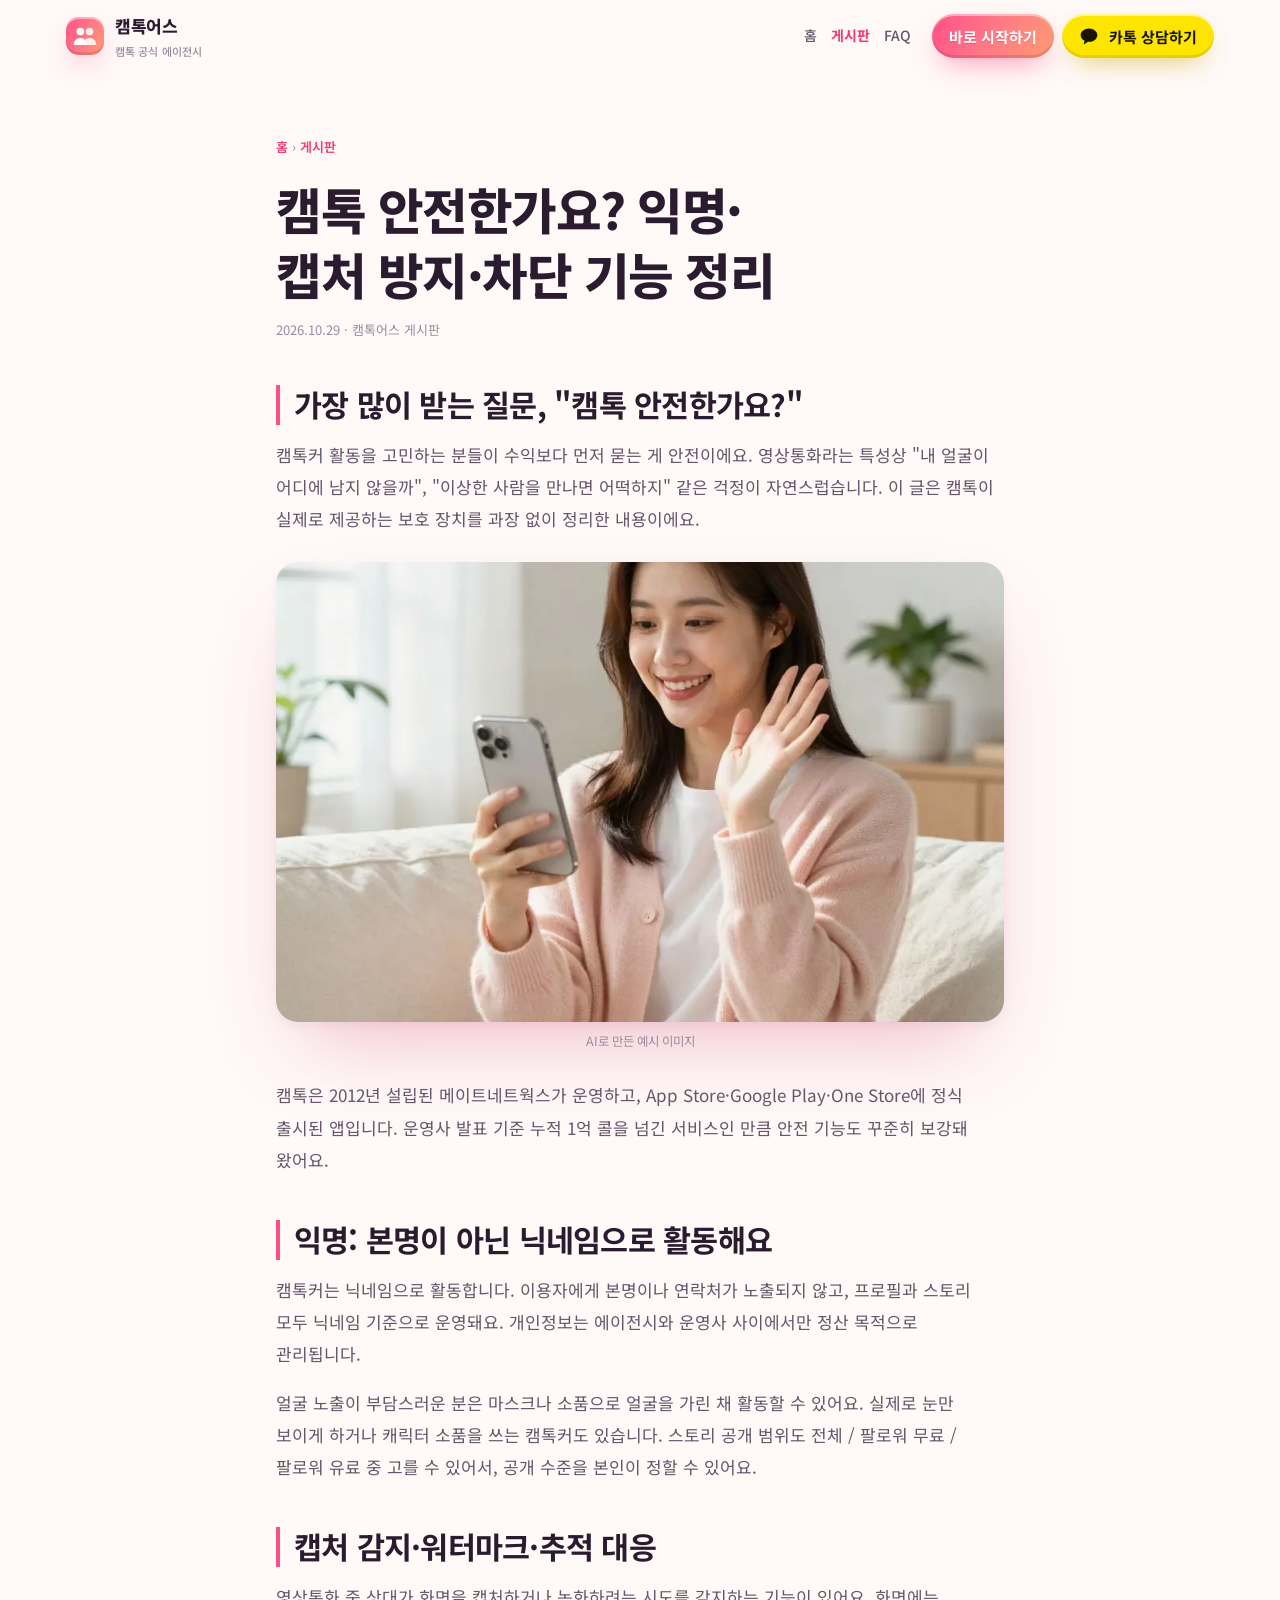
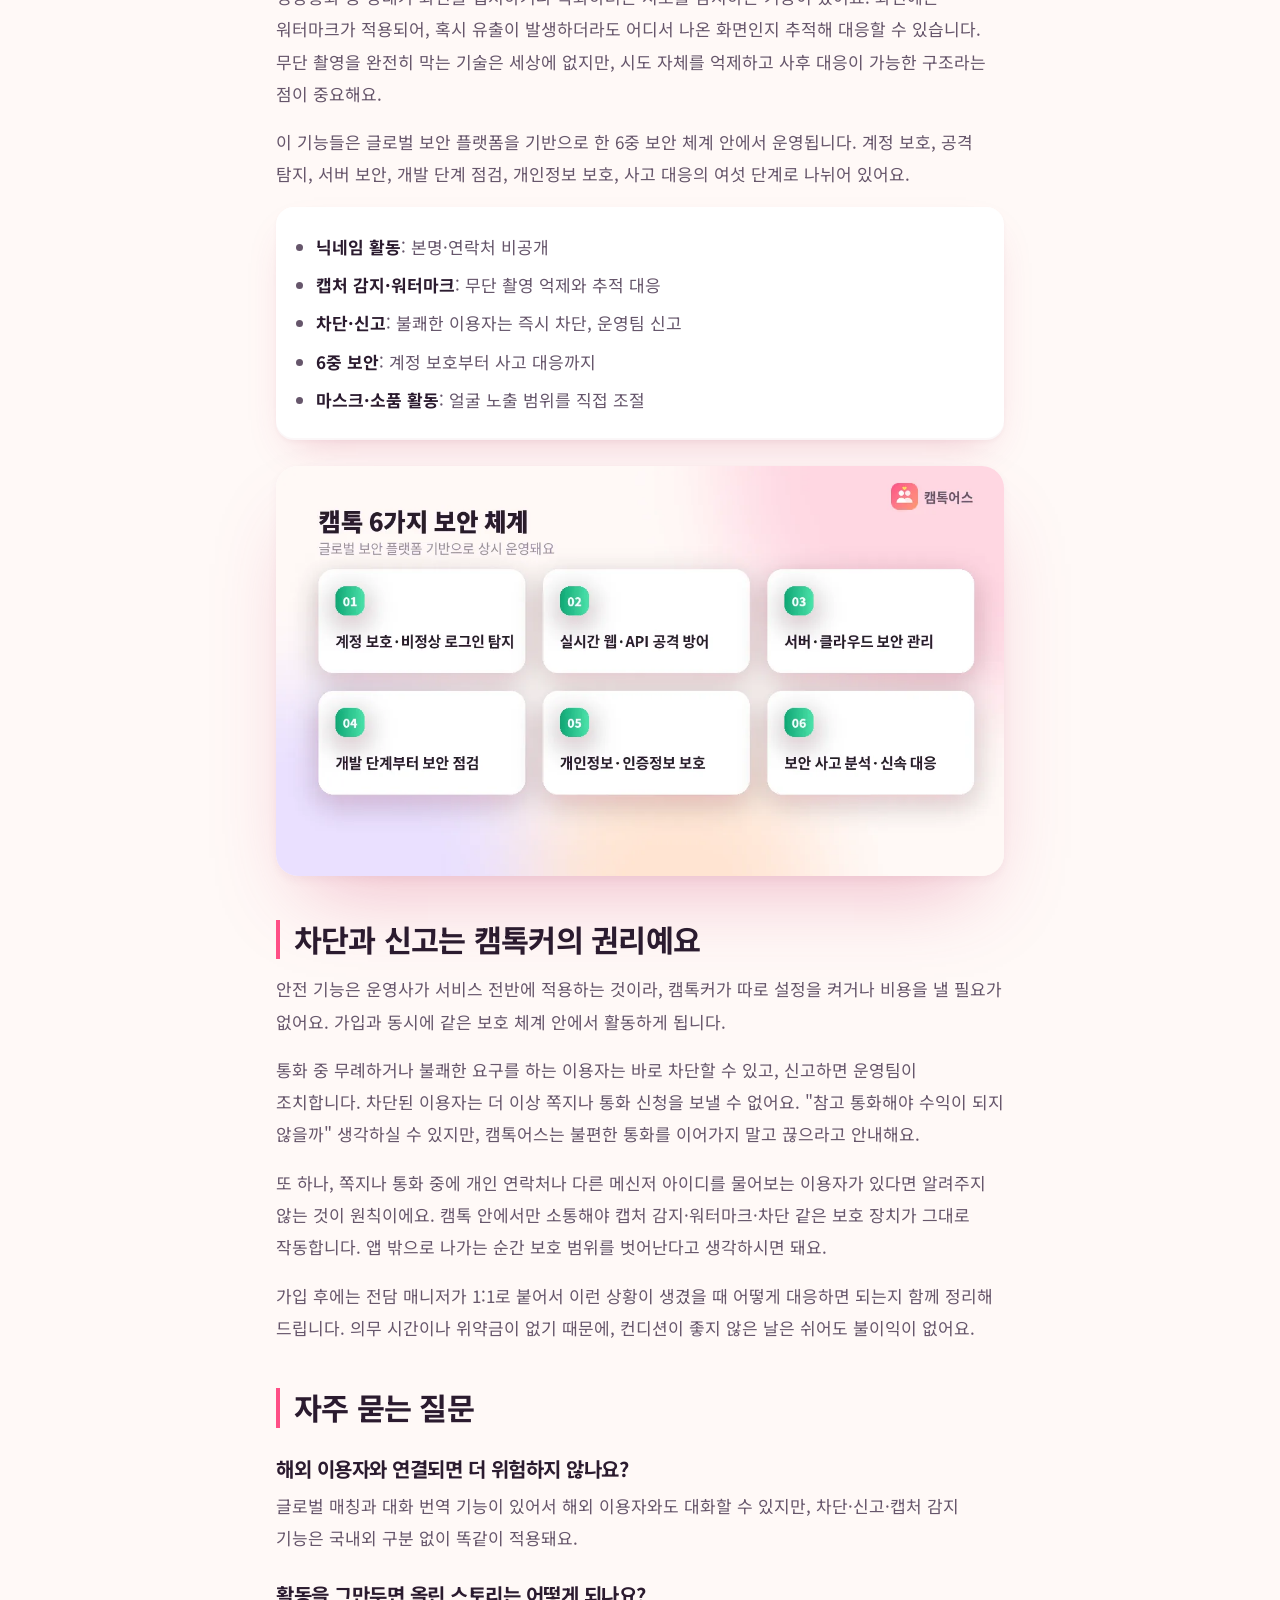
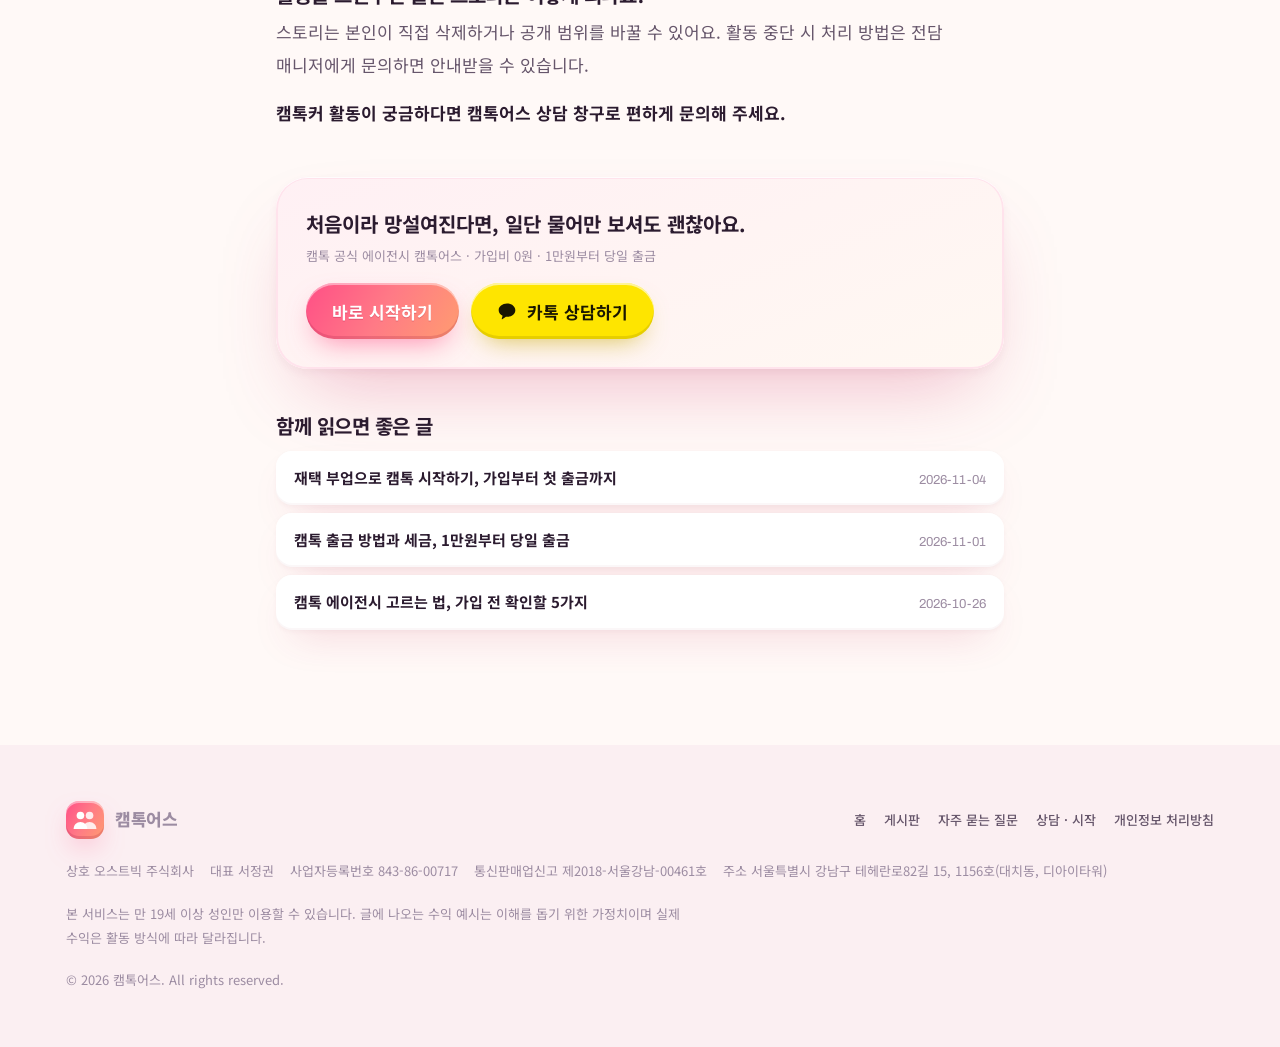
<file: board/posts/is-camtalk-safe.html>
<!doctype html>
<html lang="ko">
<head>
<meta charset="utf-8">
<meta name="viewport" content="width=device-width, initial-scale=1, viewport-fit=cover">
<title>캠톡 안전한가요? 익명·캡처 방지·차단 기능 정리 | 캠톡어스</title>
<meta name="description" content="캠톡 안전 기능 총정리. 닉네임 익명 활동, 캡처 감지·워터마크, 차단·신고, 6중 보안, 마스크 활동까지 캠톡커가 알아둘 보호 장치를 설명합니다.">
<link rel="canonical" href="https://camtalkus.com/board/posts/is-camtalk-safe.html">
<meta name="robots" content="index, follow, max-image-preview:large">
<meta property="og:type" content="article">
<meta property="og:site_name" content="캠톡어스">
<meta property="og:locale" content="ko_KR">
<meta property="og:url" content="https://camtalkus.com/board/posts/is-camtalk-safe.html">
<meta property="og:title" content="캠톡 안전한가요? 익명·캡처 방지·차단 기능 정리">
<meta property="og:description" content="캠톡 안전 기능 총정리. 닉네임 익명 활동, 캡처 감지·워터마크, 차단·신고, 6중 보안, 마스크 활동까지 캠톡커가 알아둘 보호 장치를 설명합니다.">
<meta property="og:image" content="https://camtalkus.com/assets/img/board/is-camtalk-safe.jpg">
<meta property="og:image:width" content="1200">
<meta property="og:image:height" content="630">
<meta name="twitter:card" content="summary_large_image">
<meta name="theme-color" content="#FFF9F7">
<link rel="icon" type="image/png" sizes="32x32" href="../../assets/img/icon-32.png">
<link rel="apple-touch-icon" href="../../assets/img/icon-192.png">
<link rel="alternate" type="application/rss+xml" title="캠톡어스 게시판" href="https://camtalkus.com/feed.xml">
<link rel="preconnect" href="https://fonts.googleapis.com">
<link rel="preconnect" href="https://fonts.gstatic.com" crossorigin>
<link rel="stylesheet" href="https://fonts.googleapis.com/css2?family=Archivo:wght@700;800&family=Gasoek+One&family=Noto+Sans+KR:wght@400;500;700;800&display=swap">
<link rel="stylesheet" href="../../assets/css/site.css?v=1e8b575f">
<script src="../../assets/js/config.js?v=b9c791b4"></script>
<script src="../../assets/js/tracking.js?v=4b3edc1f"></script>
<meta name="keywords" content="캠톡 안전, 캠톡 익명, 캠톡 캡처 방지, 캠톡 차단, 캠톡커 안전">
<meta property="article:published_time" content="2026-10-29T09:00:00+09:00">
<script type="application/ld+json">{"@context": "https://schema.org", "@graph": [{"@type": "Article", "headline": "캠톡 안전한가요? 익명·캡처 방지·차단 기능 정리", "description": "캠톡 안전 기능 총정리. 닉네임 익명 활동, 캡처 감지·워터마크, 차단·신고, 6중 보안, 마스크 활동까지 캠톡커가 알아둘 보호 장치를 설명합니다.", "datePublished": "2026-10-29", "dateModified": "2026-10-29", "inLanguage": "ko", "mainEntityOfPage": "https://camtalkus.com/board/posts/is-camtalk-safe.html", "image": "https://camtalkus.com/assets/img/board/is-camtalk-safe.jpg", "author": {"@type": "Organization", "name": "캠톡어스"}, "publisher": {"@type": "Organization", "name": "캠톡어스", "logo": {"@type": "ImageObject", "url": "https://camtalkus.com/assets/img/icon-512.png"}}}, {"@type": "BreadcrumbList", "itemListElement": [{"@type": "ListItem", "position": 1, "name": "홈", "item": "https://camtalkus.com/"}, {"@type": "ListItem", "position": 2, "name": "게시판", "item": "https://camtalkus.com/board/"}, {"@type": "ListItem", "position": 3, "name": "캠톡 안전한가요? 익명·캡처 방지·차단 기능 정리", "item": "https://camtalkus.com/board/posts/is-camtalk-safe.html"}]}]}</script>
</head>
<body>
<header class="site-header">
  <div class="wrap">
    <a class="logo" href="../../" aria-label="홈으로"><span class="logo-mark" aria-hidden="true"><svg viewBox="0 0 100 100"><circle cx="38" cy="38" r="10" fill="#fff"/><circle cx="62" cy="38" r="10" fill="#fff" fill-opacity=".85"/><path d="M20 74c0-11 8-19 18-19s18 8 18 19z" fill="#fff"/><path d="M44 74c0-11 8-19 18-19s18 8 18 19z" fill="#fff" fill-opacity=".85"/></svg></span><span><span data-text="brand.name">캠톡어스</span><small data-text="brand.agencyLabel">캠톡 공식 에이전시</small></span></a>
    <nav class="nav" id="nav" aria-label="주요 메뉴">
      <a href="../../">홈</a>
      <a href="../../board/" class="nav-board">게시판</a>
      <a href="../../#faq">FAQ</a>
    </nav>
    <div class="header-cta">
      <a class="btn btn--primary btn--sm" data-href="invite">바로 시작하기</a>
      <a class="btn btn--kakao btn--sm" data-href="kakao"><svg><use href="#i-kakao"/></svg>카톡 상담하기</a>
    </div>
    <button class="menu-btn" type="button" aria-controls="nav" aria-expanded="false" aria-label="메뉴 열기"><svg><use href="#i-menu"/></svg></button>
  </div>
</header>
<main>

<article class="post wrap">
  <nav class="crumb" aria-label="경로"><a href="../../">홈</a> › <a href="../">게시판</a></nav>
  <h1>캠톡 안전한가요? 익명·캡처 방지·차단 기능 정리</h1>
  <p class="post-meta"><time datetime="2026-10-29">2026.10.29</time> · 캠톡어스 게시판</p>
  <div class="post-body"><h2>가장 많이 받는 질문, "캠톡 안전한가요?"</h2>
<p>캠톡커 활동을 고민하는 분들이 수익보다 먼저 묻는 게 안전이에요. 영상통화라는 특성상 "내 얼굴이 어디에 남지 않을까", "이상한 사람을 만나면 어떡하지" 같은 걱정이 자연스럽습니다. 이 글은 캠톡이 실제로 제공하는 보호 장치를 과장 없이 정리한 내용이에요.</p>
<figure class="post-fig"><picture><source srcset="../../assets/img/hero.webp" type="image/webp"><img src="../../assets/img/hero.jpg" alt="집에서 편안하게 영상통화하는 여성" loading="lazy" width="1200" height="675"></picture><figcaption>AI로 만든 예시 이미지</figcaption></figure>
<p>캠톡은 2012년 설립된 메이트네트웍스가 운영하고, App Store·Google Play·One Store에 정식 출시된 앱입니다. 운영사 발표 기준 누적 1억 콜을 넘긴 서비스인 만큼 안전 기능도 꾸준히 보강돼 왔어요.</p>
<h2>익명: 본명이 아닌 닉네임으로 활동해요</h2>
<p>캠톡커는 닉네임으로 활동합니다. 이용자에게 본명이나 연락처가 노출되지 않고, 프로필과 스토리 모두 닉네임 기준으로 운영돼요. 개인정보는 에이전시와 운영사 사이에서만 정산 목적으로 관리됩니다.</p>
<p>얼굴 노출이 부담스러운 분은 마스크나 소품으로 얼굴을 가린 채 활동할 수 있어요. 실제로 눈만 보이게 하거나 캐릭터 소품을 쓰는 캠톡커도 있습니다. 스토리 공개 범위도 전체 / 팔로워 무료 / 팔로워 유료 중 고를 수 있어서, 공개 수준을 본인이 정할 수 있어요.</p>
<h2>캡처 감지·워터마크·추적 대응</h2>
<p>영상통화 중 상대가 화면을 캡처하거나 녹화하려는 시도를 감지하는 기능이 있어요. 화면에는 워터마크가 적용되어, 혹시 유출이 발생하더라도 어디서 나온 화면인지 추적해 대응할 수 있습니다. 무단 촬영을 완전히 막는 기술은 세상에 없지만, 시도 자체를 억제하고 사후 대응이 가능한 구조라는 점이 중요해요.</p>
<p>이 기능들은 글로벌 보안 플랫폼을 기반으로 한 6중 보안 체계 안에서 운영됩니다. 계정 보호, 공격 탐지, 서버 보안, 개발 단계 점검, 개인정보 보호, 사고 대응의 여섯 단계로 나뉘어 있어요.</p>
<ul><li><strong>닉네임 활동</strong>: 본명·연락처 비공개</li><li><strong>캡처 감지·워터마크</strong>: 무단 촬영 억제와 추적 대응</li><li><strong>차단·신고</strong>: 불쾌한 이용자는 즉시 차단, 운영팀 신고</li><li><strong>6중 보안</strong>: 계정 보호부터 사고 대응까지</li><li><strong>마스크·소품 활동</strong>: 얼굴 노출 범위를 직접 조절</li></ul>
<figure class="post-fig"><picture><source srcset="../../assets/img/board/is-camtalk-safe-security.webp" type="image/webp"><img src="../../assets/img/board/is-camtalk-safe-security.jpg" alt="캠톡 6가지 보안 체계" loading="lazy" width="1200" height="675"></picture></figure>
<h2>차단과 신고는 캠톡커의 권리예요</h2>
<p>안전 기능은 운영사가 서비스 전반에 적용하는 것이라, 캠톡커가 따로 설정을 켜거나 비용을 낼 필요가 없어요. 가입과 동시에 같은 보호 체계 안에서 활동하게 됩니다.</p>
<p>통화 중 무례하거나 불쾌한 요구를 하는 이용자는 바로 차단할 수 있고, 신고하면 운영팀이 조치합니다. 차단된 이용자는 더 이상 쪽지나 통화 신청을 보낼 수 없어요. "참고 통화해야 수익이 되지 않을까" 생각하실 수 있지만, 캠톡어스는 불편한 통화를 이어가지 말고 끊으라고 안내해요.</p>
<p>또 하나, 쪽지나 통화 중에 개인 연락처나 다른 메신저 아이디를 물어보는 이용자가 있다면 알려주지 않는 것이 원칙이에요. 캠톡 안에서만 소통해야 캡처 감지·워터마크·차단 같은 보호 장치가 그대로 작동합니다. 앱 밖으로 나가는 순간 보호 범위를 벗어난다고 생각하시면 돼요.</p>
<p>가입 후에는 전담 매니저가 1:1로 붙어서 이런 상황이 생겼을 때 어떻게 대응하면 되는지 함께 정리해 드립니다. 의무 시간이나 위약금이 없기 때문에, 컨디션이 좋지 않은 날은 쉬어도 불이익이 없어요.</p>
<h2>자주 묻는 질문</h2>
<h3>해외 이용자와 연결되면 더 위험하지 않나요?</h3>
<p>글로벌 매칭과 대화 번역 기능이 있어서 해외 이용자와도 대화할 수 있지만, 차단·신고·캡처 감지 기능은 국내외 구분 없이 똑같이 적용돼요.</p>
<h3>활동을 그만두면 올린 스토리는 어떻게 되나요?</h3>
<p>스토리는 본인이 직접 삭제하거나 공개 범위를 바꿀 수 있어요. 활동 중단 시 처리 방법은 전담 매니저에게 문의하면 안내받을 수 있습니다.</p>
<p><strong>캠톡커 활동이 궁금하다면 캠톡어스 상담 창구로 편하게 문의해 주세요.</strong></p></div>
  <!-- /post-body -->
  
<aside class="post-cta">
  <div><b>처음이라 망설여진다면, 일단 물어만 보셔도 괜찮아요.</b><span>캠톡 공식 에이전시 캠톡어스 · 가입비 0원 · 1만원부터 당일 출금</span></div>
  <div class="btn-row"><a class="btn btn--primary" data-href="invite">바로 시작하기</a><a class="btn btn--kakao" data-href="kakao"><svg><use href="#i-kakao"/></svg>카톡 상담하기</a></div>
</aside>
  <section class="post-rel"><h2>함께 읽으면 좋은 글</h2><ul><li><a href="start-camtalk-side-job-at-home.html"><b>재택 부업으로 캠톡 시작하기, 가입부터 첫 출금까지</b><span>2026-11-04</span></a></li><li><a href="camtalk-withdrawal-and-tax.html"><b>캠톡 출금 방법과 세금, 1만원부터 당일 출금</b><span>2026-11-01</span></a></li><li><a href="how-to-choose-camtalk-agency.html"><b>캠톡 에이전시 고르는 법, 가입 전 확인할 5가지</b><span>2026-10-26</span></a></li></ul></section>
</article>
</main>
<footer class="site-footer">
  <div class="wrap">
    <div class="foot-top">
      <a class="logo" href="../../"><span class="logo-mark" aria-hidden="true"><svg viewBox="0 0 100 100"><circle cx="38" cy="38" r="10" fill="#fff"/><circle cx="62" cy="38" r="10" fill="#fff" fill-opacity=".85"/><path d="M20 74c0-11 8-19 18-19s18 8 18 19z" fill="#fff"/><path d="M44 74c0-11 8-19 18-19s18 8 18 19z" fill="#fff" fill-opacity=".85"/></svg></span><span data-text="brand.name">캠톡어스</span></a>
      <nav class="foot-links" aria-label="하단 메뉴"><a href="../../">홈</a><a href="../../board/">게시판</a><a href="../../#faq">자주 묻는 질문</a><a href="../../#contact">상담 · 시작</a><a href="../../privacy.html">개인정보 처리방침</a></nav>
    </div>
    <div class="foot-info">
      <span>상호 <span data-text="company.name"></span></span><span>대표 <span data-text="company.ceo"></span></span><span>사업자등록번호 <span data-text="company.bizNo"></span></span><span data-optional>통신판매업신고 <span data-text="company.ecommerceNo"></span></span><span>주소 <span data-text="company.address"></span></span>
    </div>
    <p class="foot-legal">본 서비스는 만 19세 이상 성인만 이용할 수 있습니다. 글에 나오는 수익 예시는 이해를 돕기 위한 가정치이며 실제 수익은 활동 방식에 따라 달라집니다.</p>
    <p>© <span data-year>2026</span> <span data-text="brand.name">캠톡어스</span>. All rights reserved.</p>
  </div>
</footer>
<script src="../../assets/js/content.js?v=1e81b2f1"></script>
<script src="../../assets/js/site.js?v=975365dc"></script>
</body>
</html>
</file>
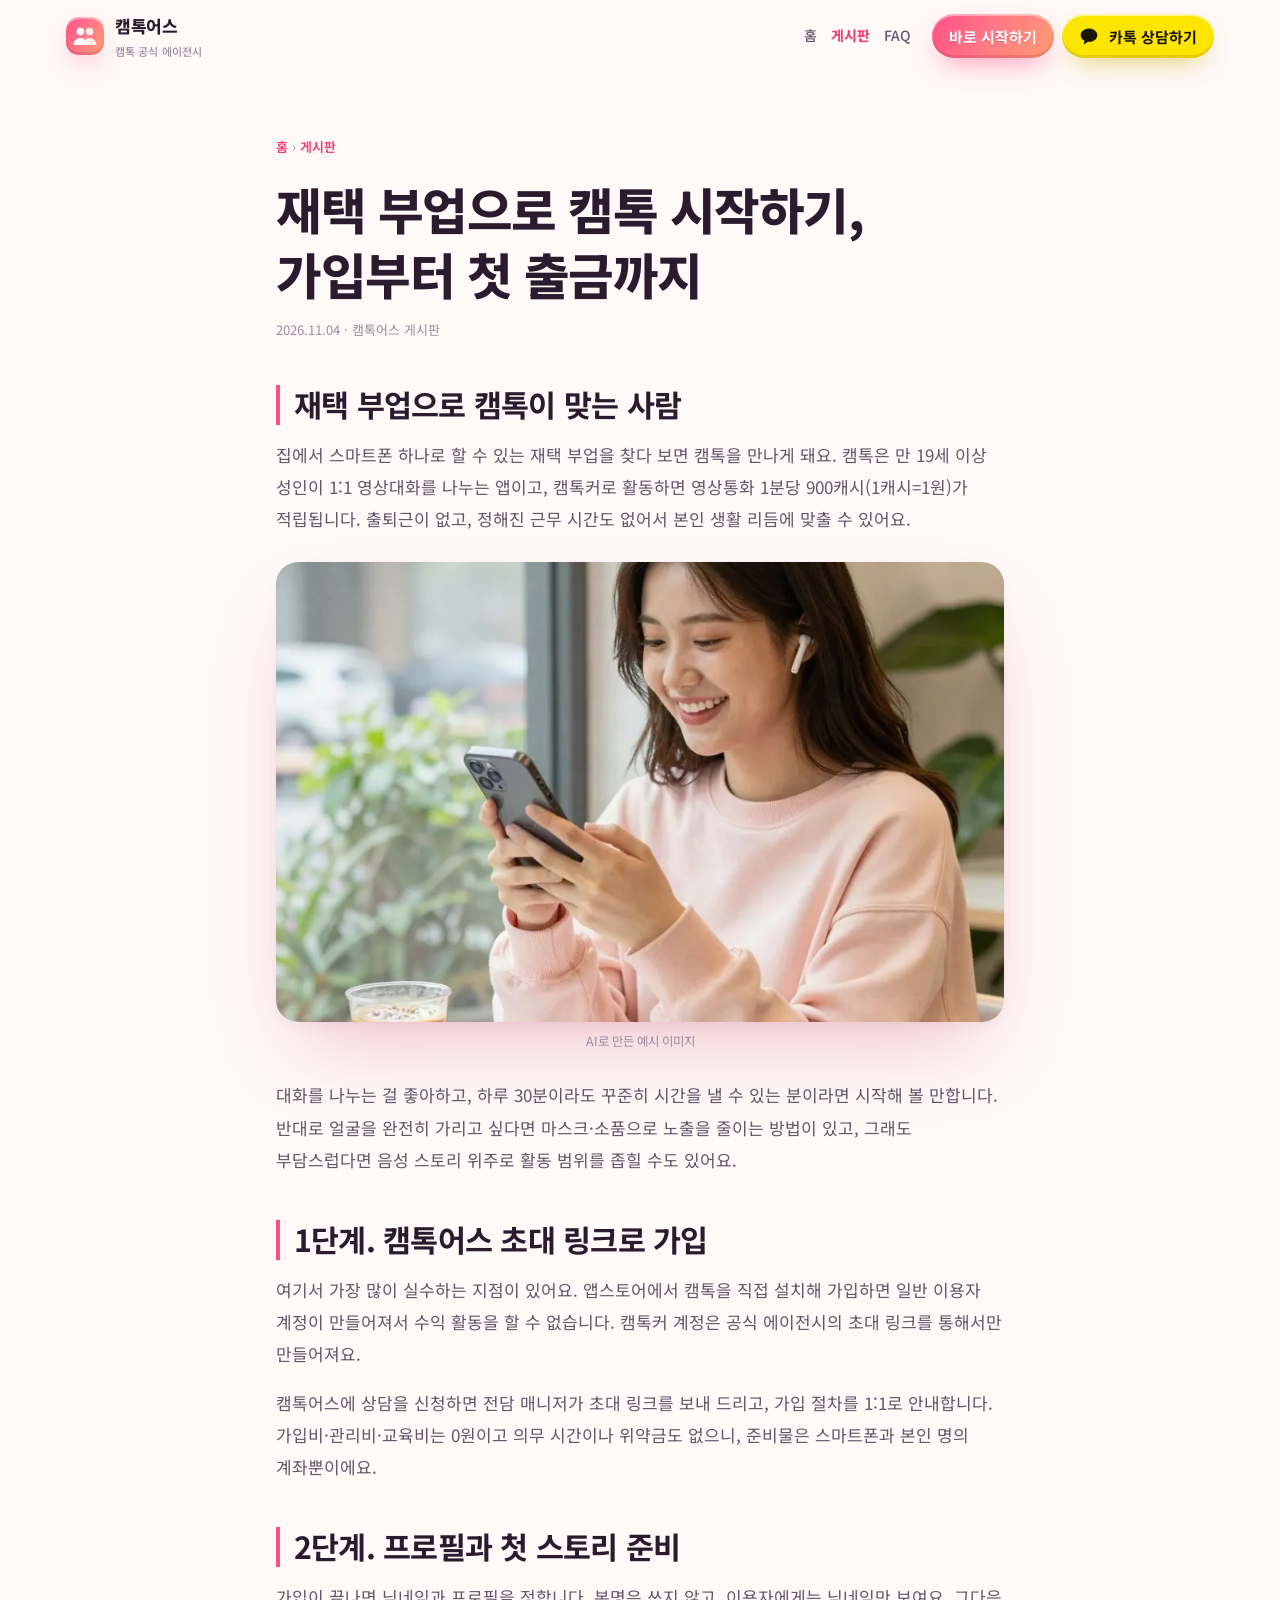
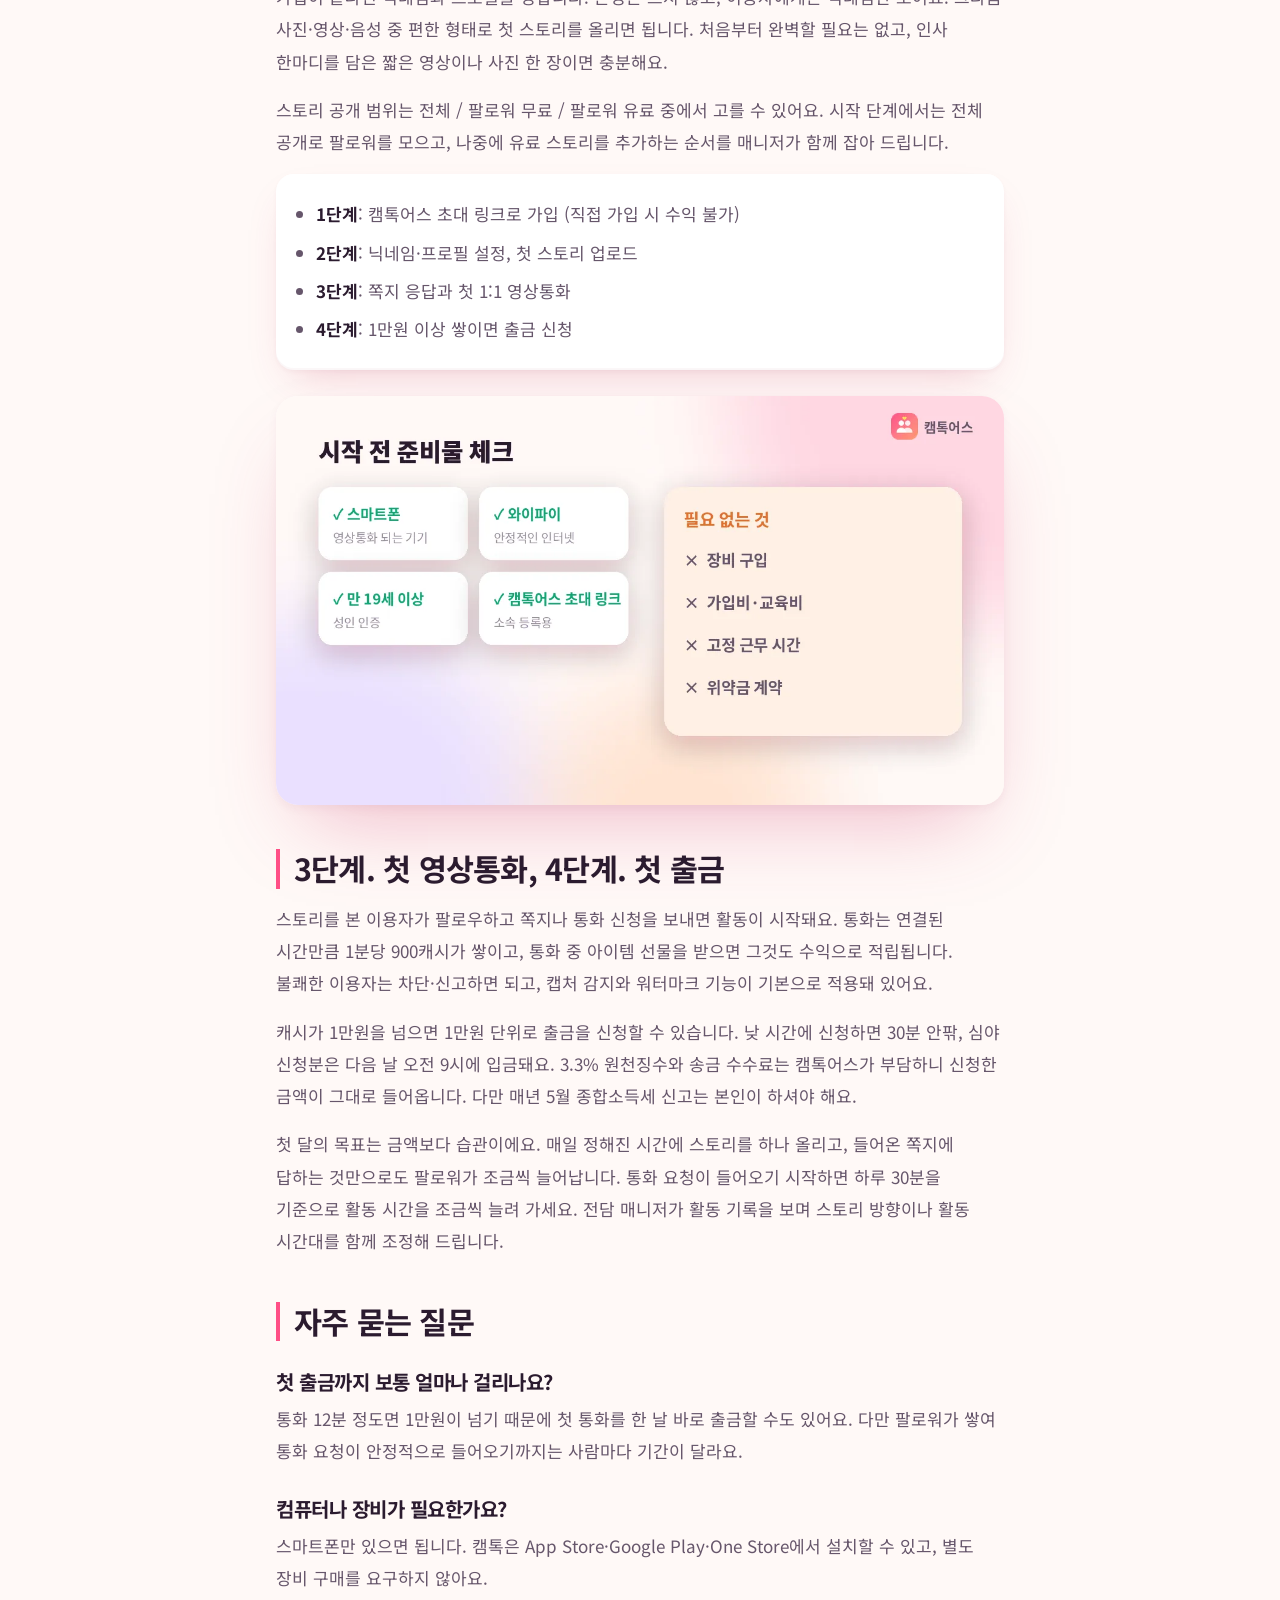
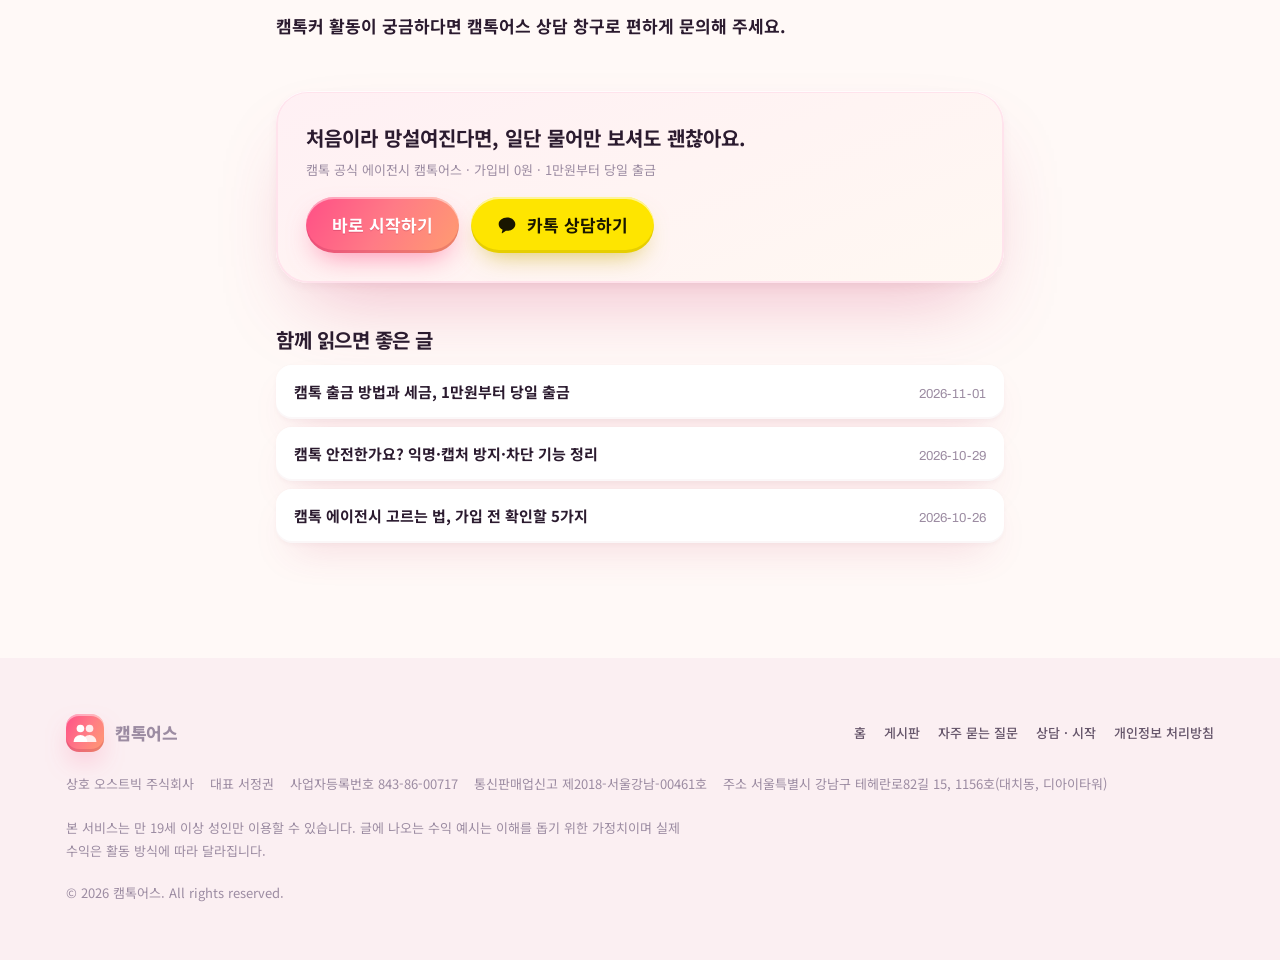
<file: board/posts/start-camtalk-side-job-at-home.html>
<!doctype html>
<html lang="ko">
<head>
<meta charset="utf-8">
<meta name="viewport" content="width=device-width, initial-scale=1, viewport-fit=cover">
<title>재택 부업으로 캠톡 시작하기, 가입부터 첫 출금까지 | 캠톡어스</title>
<meta name="description" content="재택 부업으로 캠톡 시작하는 4단계. 캠톡어스 초대 링크 가입, 프로필·스토리 준비, 첫 영상통화, 1만원부터 첫 출금까지 순서대로 안내합니다.">
<link rel="canonical" href="https://camtalkus.com/board/posts/start-camtalk-side-job-at-home.html">
<meta name="robots" content="index, follow, max-image-preview:large">
<meta property="og:type" content="article">
<meta property="og:site_name" content="캠톡어스">
<meta property="og:locale" content="ko_KR">
<meta property="og:url" content="https://camtalkus.com/board/posts/start-camtalk-side-job-at-home.html">
<meta property="og:title" content="재택 부업으로 캠톡 시작하기, 가입부터 첫 출금까지">
<meta property="og:description" content="재택 부업으로 캠톡 시작하는 4단계. 캠톡어스 초대 링크 가입, 프로필·스토리 준비, 첫 영상통화, 1만원부터 첫 출금까지 순서대로 안내합니다.">
<meta property="og:image" content="https://camtalkus.com/assets/img/board/start-camtalk-side-job-at-home.jpg">
<meta property="og:image:width" content="1200">
<meta property="og:image:height" content="630">
<meta name="twitter:card" content="summary_large_image">
<meta name="theme-color" content="#FFF9F7">
<link rel="icon" type="image/png" sizes="32x32" href="../../assets/img/icon-32.png">
<link rel="apple-touch-icon" href="../../assets/img/icon-192.png">
<link rel="alternate" type="application/rss+xml" title="캠톡어스 게시판" href="https://camtalkus.com/feed.xml">
<link rel="preconnect" href="https://fonts.googleapis.com">
<link rel="preconnect" href="https://fonts.gstatic.com" crossorigin>
<link rel="stylesheet" href="https://fonts.googleapis.com/css2?family=Archivo:wght@700;800&family=Gasoek+One&family=Noto+Sans+KR:wght@400;500;700;800&display=swap">
<link rel="stylesheet" href="../../assets/css/site.css?v=1e8b575f">
<script src="../../assets/js/config.js?v=b9c791b4"></script>
<script src="../../assets/js/tracking.js?v=4b3edc1f"></script>
<meta name="keywords" content="재택 부업, 캠톡 시작, 캠톡커 가입, 캠톡 부업, 집에서 하는 부업">
<meta property="article:published_time" content="2026-11-04T09:00:00+09:00">
<script type="application/ld+json">{"@context": "https://schema.org", "@graph": [{"@type": "Article", "headline": "재택 부업으로 캠톡 시작하기, 가입부터 첫 출금까지", "description": "재택 부업으로 캠톡 시작하는 4단계. 캠톡어스 초대 링크 가입, 프로필·스토리 준비, 첫 영상통화, 1만원부터 첫 출금까지 순서대로 안내합니다.", "datePublished": "2026-11-04", "dateModified": "2026-11-04", "inLanguage": "ko", "mainEntityOfPage": "https://camtalkus.com/board/posts/start-camtalk-side-job-at-home.html", "image": "https://camtalkus.com/assets/img/board/start-camtalk-side-job-at-home.jpg", "author": {"@type": "Organization", "name": "캠톡어스"}, "publisher": {"@type": "Organization", "name": "캠톡어스", "logo": {"@type": "ImageObject", "url": "https://camtalkus.com/assets/img/icon-512.png"}}}, {"@type": "BreadcrumbList", "itemListElement": [{"@type": "ListItem", "position": 1, "name": "홈", "item": "https://camtalkus.com/"}, {"@type": "ListItem", "position": 2, "name": "게시판", "item": "https://camtalkus.com/board/"}, {"@type": "ListItem", "position": 3, "name": "재택 부업으로 캠톡 시작하기, 가입부터 첫 출금까지", "item": "https://camtalkus.com/board/posts/start-camtalk-side-job-at-home.html"}]}]}</script>
</head>
<body>
<header class="site-header">
  <div class="wrap">
    <a class="logo" href="../../" aria-label="홈으로"><span class="logo-mark" aria-hidden="true"><svg viewBox="0 0 100 100"><circle cx="38" cy="38" r="10" fill="#fff"/><circle cx="62" cy="38" r="10" fill="#fff" fill-opacity=".85"/><path d="M20 74c0-11 8-19 18-19s18 8 18 19z" fill="#fff"/><path d="M44 74c0-11 8-19 18-19s18 8 18 19z" fill="#fff" fill-opacity=".85"/></svg></span><span><span data-text="brand.name">캠톡어스</span><small data-text="brand.agencyLabel">캠톡 공식 에이전시</small></span></a>
    <nav class="nav" id="nav" aria-label="주요 메뉴">
      <a href="../../">홈</a>
      <a href="../../board/" class="nav-board">게시판</a>
      <a href="../../#faq">FAQ</a>
    </nav>
    <div class="header-cta">
      <a class="btn btn--primary btn--sm" data-href="invite">바로 시작하기</a>
      <a class="btn btn--kakao btn--sm" data-href="kakao"><svg><use href="#i-kakao"/></svg>카톡 상담하기</a>
    </div>
    <button class="menu-btn" type="button" aria-controls="nav" aria-expanded="false" aria-label="메뉴 열기"><svg><use href="#i-menu"/></svg></button>
  </div>
</header>
<main>

<article class="post wrap">
  <nav class="crumb" aria-label="경로"><a href="../../">홈</a> › <a href="../">게시판</a></nav>
  <h1>재택 부업으로 캠톡 시작하기, 가입부터 첫 출금까지</h1>
  <p class="post-meta"><time datetime="2026-11-04">2026.11.04</time> · 캠톡어스 게시판</p>
  <div class="post-body"><h2>재택 부업으로 캠톡이 맞는 사람</h2>
<p>집에서 스마트폰 하나로 할 수 있는 재택 부업을 찾다 보면 캠톡을 만나게 돼요. 캠톡은 만 19세 이상 성인이 1:1 영상대화를 나누는 앱이고, 캠톡커로 활동하면 영상통화 1분당 900캐시(1캐시=1원)가 적립됩니다. 출퇴근이 없고, 정해진 근무 시간도 없어서 본인 생활 리듬에 맞출 수 있어요.</p>
<figure class="post-fig"><picture><source srcset="../../assets/img/student.webp" type="image/webp"><img src="../../assets/img/student.jpg" alt="카페에서 스마트폰을 보며 웃는 대학생" loading="lazy" width="1200" height="675"></picture><figcaption>AI로 만든 예시 이미지</figcaption></figure>
<p>대화를 나누는 걸 좋아하고, 하루 30분이라도 꾸준히 시간을 낼 수 있는 분이라면 시작해 볼 만합니다. 반대로 얼굴을 완전히 가리고 싶다면 마스크·소품으로 노출을 줄이는 방법이 있고, 그래도 부담스럽다면 음성 스토리 위주로 활동 범위를 좁힐 수도 있어요.</p>
<h2>1단계. 캠톡어스 초대 링크로 가입</h2>
<p>여기서 가장 많이 실수하는 지점이 있어요. 앱스토어에서 캠톡을 직접 설치해 가입하면 일반 이용자 계정이 만들어져서 수익 활동을 할 수 없습니다. 캠톡커 계정은 공식 에이전시의 초대 링크를 통해서만 만들어져요.</p>
<p>캠톡어스에 상담을 신청하면 전담 매니저가 초대 링크를 보내 드리고, 가입 절차를 1:1로 안내합니다. 가입비·관리비·교육비는 0원이고 의무 시간이나 위약금도 없으니, 준비물은 스마트폰과 본인 명의 계좌뿐이에요.</p>
<h2>2단계. 프로필과 첫 스토리 준비</h2>
<p>가입이 끝나면 닉네임과 프로필을 정합니다. 본명은 쓰지 않고, 이용자에게는 닉네임만 보여요. 그다음 사진·영상·음성 중 편한 형태로 첫 스토리를 올리면 됩니다. 처음부터 완벽할 필요는 없고, 인사 한마디를 담은 짧은 영상이나 사진 한 장이면 충분해요.</p>
<p>스토리 공개 범위는 전체 / 팔로워 무료 / 팔로워 유료 중에서 고를 수 있어요. 시작 단계에서는 전체 공개로 팔로워를 모으고, 나중에 유료 스토리를 추가하는 순서를 매니저가 함께 잡아 드립니다.</p>
<ul><li><strong>1단계</strong>: 캠톡어스 초대 링크로 가입 (직접 가입 시 수익 불가)</li><li><strong>2단계</strong>: 닉네임·프로필 설정, 첫 스토리 업로드</li><li><strong>3단계</strong>: 쪽지 응답과 첫 1:1 영상통화</li><li><strong>4단계</strong>: 1만원 이상 쌓이면 출금 신청</li></ul>
<figure class="post-fig"><picture><source srcset="../../assets/img/board/start-camtalk-side-job-at-home-checklist.webp" type="image/webp"><img src="../../assets/img/board/start-camtalk-side-job-at-home-checklist.jpg" alt="시작 전 준비물과 필요 없는 것 체크리스트" loading="lazy" width="1200" height="675"></picture></figure>
<h2>3단계. 첫 영상통화, 4단계. 첫 출금</h2>
<p>스토리를 본 이용자가 팔로우하고 쪽지나 통화 신청을 보내면 활동이 시작돼요. 통화는 연결된 시간만큼 1분당 900캐시가 쌓이고, 통화 중 아이템 선물을 받으면 그것도 수익으로 적립됩니다. 불쾌한 이용자는 차단·신고하면 되고, 캡처 감지와 워터마크 기능이 기본으로 적용돼 있어요.</p>
<p>캐시가 1만원을 넘으면 1만원 단위로 출금을 신청할 수 있습니다. 낮 시간에 신청하면 30분 안팎, 심야 신청분은 다음 날 오전 9시에 입금돼요. 3.3% 원천징수와 송금 수수료는 캠톡어스가 부담하니 신청한 금액이 그대로 들어옵니다. 다만 매년 5월 종합소득세 신고는 본인이 하셔야 해요.</p>
<p>첫 달의 목표는 금액보다 습관이에요. 매일 정해진 시간에 스토리를 하나 올리고, 들어온 쪽지에 답하는 것만으로도 팔로워가 조금씩 늘어납니다. 통화 요청이 들어오기 시작하면 하루 30분을 기준으로 활동 시간을 조금씩 늘려 가세요. 전담 매니저가 활동 기록을 보며 스토리 방향이나 활동 시간대를 함께 조정해 드립니다.</p>
<h2>자주 묻는 질문</h2>
<h3>첫 출금까지 보통 얼마나 걸리나요?</h3>
<p>통화 12분 정도면 1만원이 넘기 때문에 첫 통화를 한 날 바로 출금할 수도 있어요. 다만 팔로워가 쌓여 통화 요청이 안정적으로 들어오기까지는 사람마다 기간이 달라요.</p>
<h3>컴퓨터나 장비가 필요한가요?</h3>
<p>스마트폰만 있으면 됩니다. 캠톡은 App Store·Google Play·One Store에서 설치할 수 있고, 별도 장비 구매를 요구하지 않아요.</p>
<p><strong>캠톡커 활동이 궁금하다면 캠톡어스 상담 창구로 편하게 문의해 주세요.</strong></p></div>
  <!-- /post-body -->
  
<aside class="post-cta">
  <div><b>처음이라 망설여진다면, 일단 물어만 보셔도 괜찮아요.</b><span>캠톡 공식 에이전시 캠톡어스 · 가입비 0원 · 1만원부터 당일 출금</span></div>
  <div class="btn-row"><a class="btn btn--primary" data-href="invite">바로 시작하기</a><a class="btn btn--kakao" data-href="kakao"><svg><use href="#i-kakao"/></svg>카톡 상담하기</a></div>
</aside>
  <section class="post-rel"><h2>함께 읽으면 좋은 글</h2><ul><li><a href="camtalk-withdrawal-and-tax.html"><b>캠톡 출금 방법과 세금, 1만원부터 당일 출금</b><span>2026-11-01</span></a></li><li><a href="is-camtalk-safe.html"><b>캠톡 안전한가요? 익명·캡처 방지·차단 기능 정리</b><span>2026-10-29</span></a></li><li><a href="how-to-choose-camtalk-agency.html"><b>캠톡 에이전시 고르는 법, 가입 전 확인할 5가지</b><span>2026-10-26</span></a></li></ul></section>
</article>
</main>
<footer class="site-footer">
  <div class="wrap">
    <div class="foot-top">
      <a class="logo" href="../../"><span class="logo-mark" aria-hidden="true"><svg viewBox="0 0 100 100"><circle cx="38" cy="38" r="10" fill="#fff"/><circle cx="62" cy="38" r="10" fill="#fff" fill-opacity=".85"/><path d="M20 74c0-11 8-19 18-19s18 8 18 19z" fill="#fff"/><path d="M44 74c0-11 8-19 18-19s18 8 18 19z" fill="#fff" fill-opacity=".85"/></svg></span><span data-text="brand.name">캠톡어스</span></a>
      <nav class="foot-links" aria-label="하단 메뉴"><a href="../../">홈</a><a href="../../board/">게시판</a><a href="../../#faq">자주 묻는 질문</a><a href="../../#contact">상담 · 시작</a><a href="../../privacy.html">개인정보 처리방침</a></nav>
    </div>
    <div class="foot-info">
      <span>상호 <span data-text="company.name"></span></span><span>대표 <span data-text="company.ceo"></span></span><span>사업자등록번호 <span data-text="company.bizNo"></span></span><span data-optional>통신판매업신고 <span data-text="company.ecommerceNo"></span></span><span>주소 <span data-text="company.address"></span></span>
    </div>
    <p class="foot-legal">본 서비스는 만 19세 이상 성인만 이용할 수 있습니다. 글에 나오는 수익 예시는 이해를 돕기 위한 가정치이며 실제 수익은 활동 방식에 따라 달라집니다.</p>
    <p>© <span data-year>2026</span> <span data-text="brand.name">캠톡어스</span>. All rights reserved.</p>
  </div>
</footer>
<script src="../../assets/js/content.js?v=1e81b2f1"></script>
<script src="../../assets/js/site.js?v=975365dc"></script>
</body>
</html>
</file>
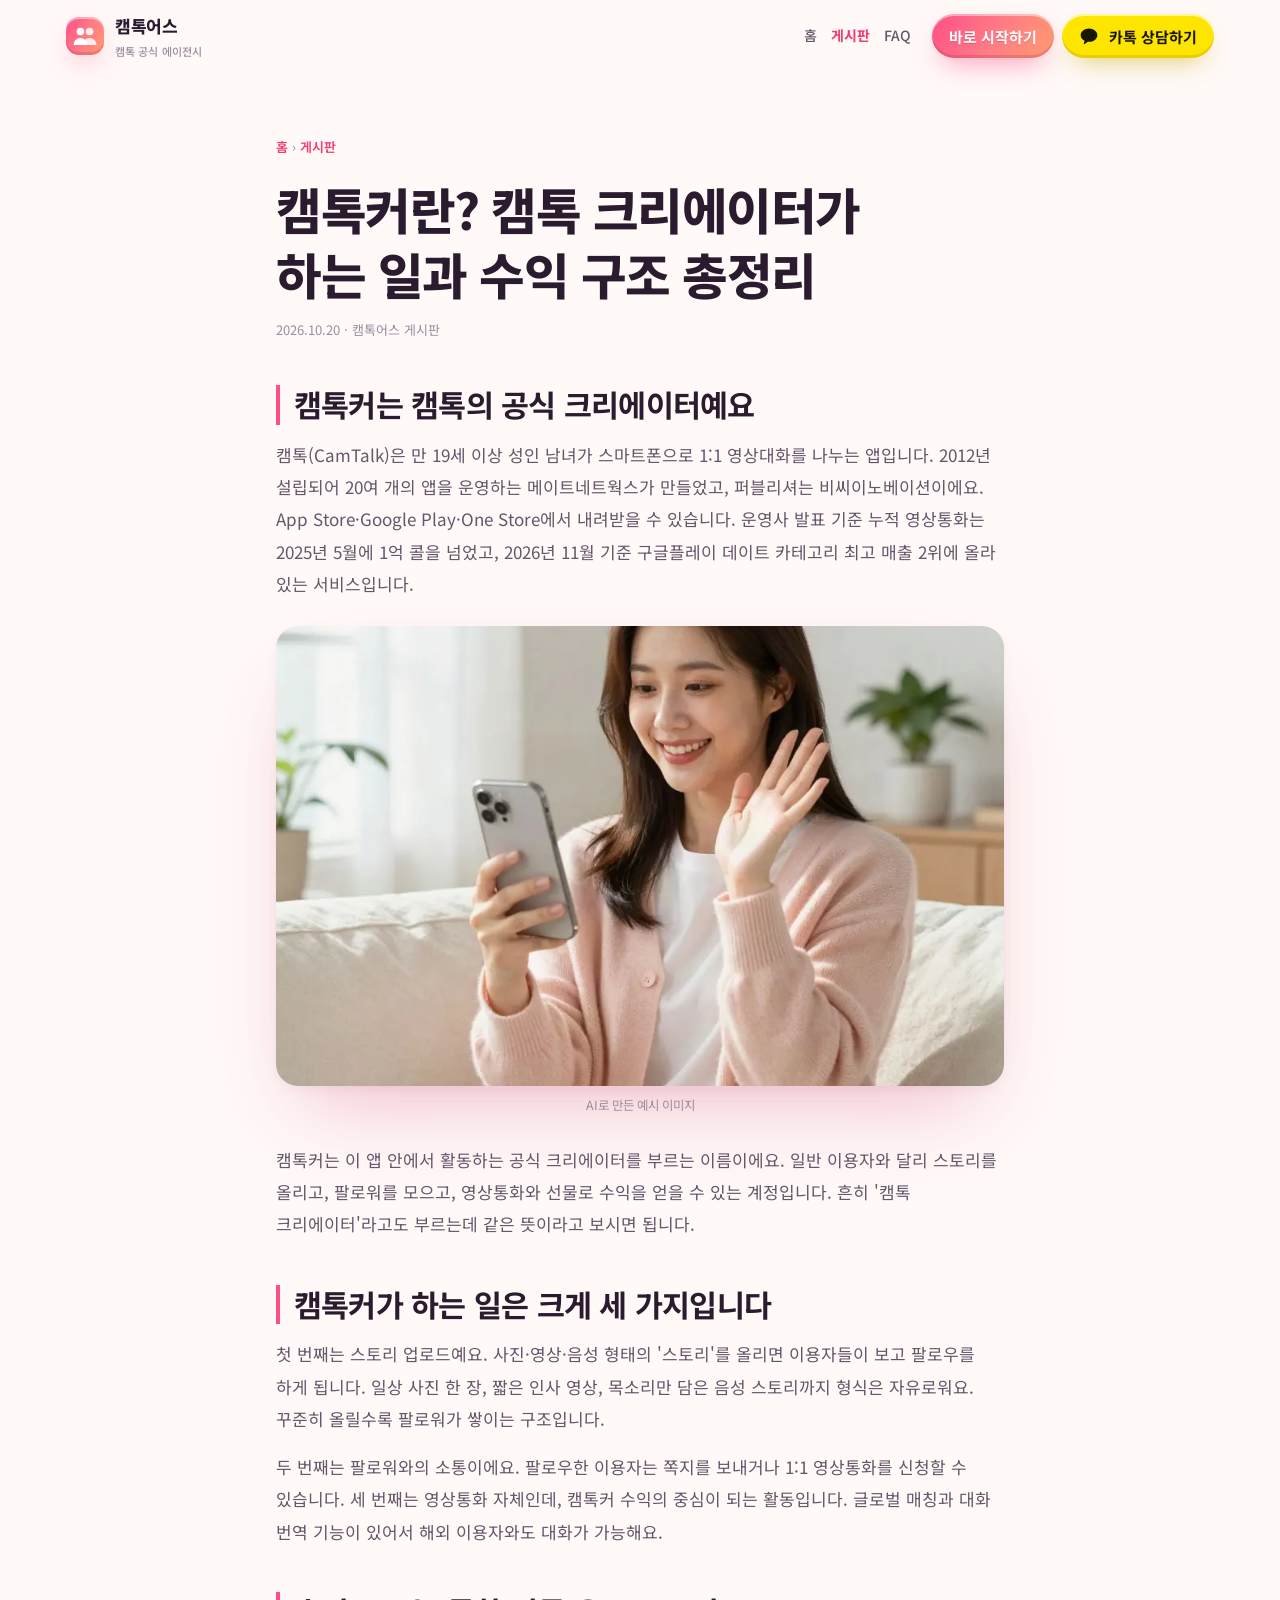
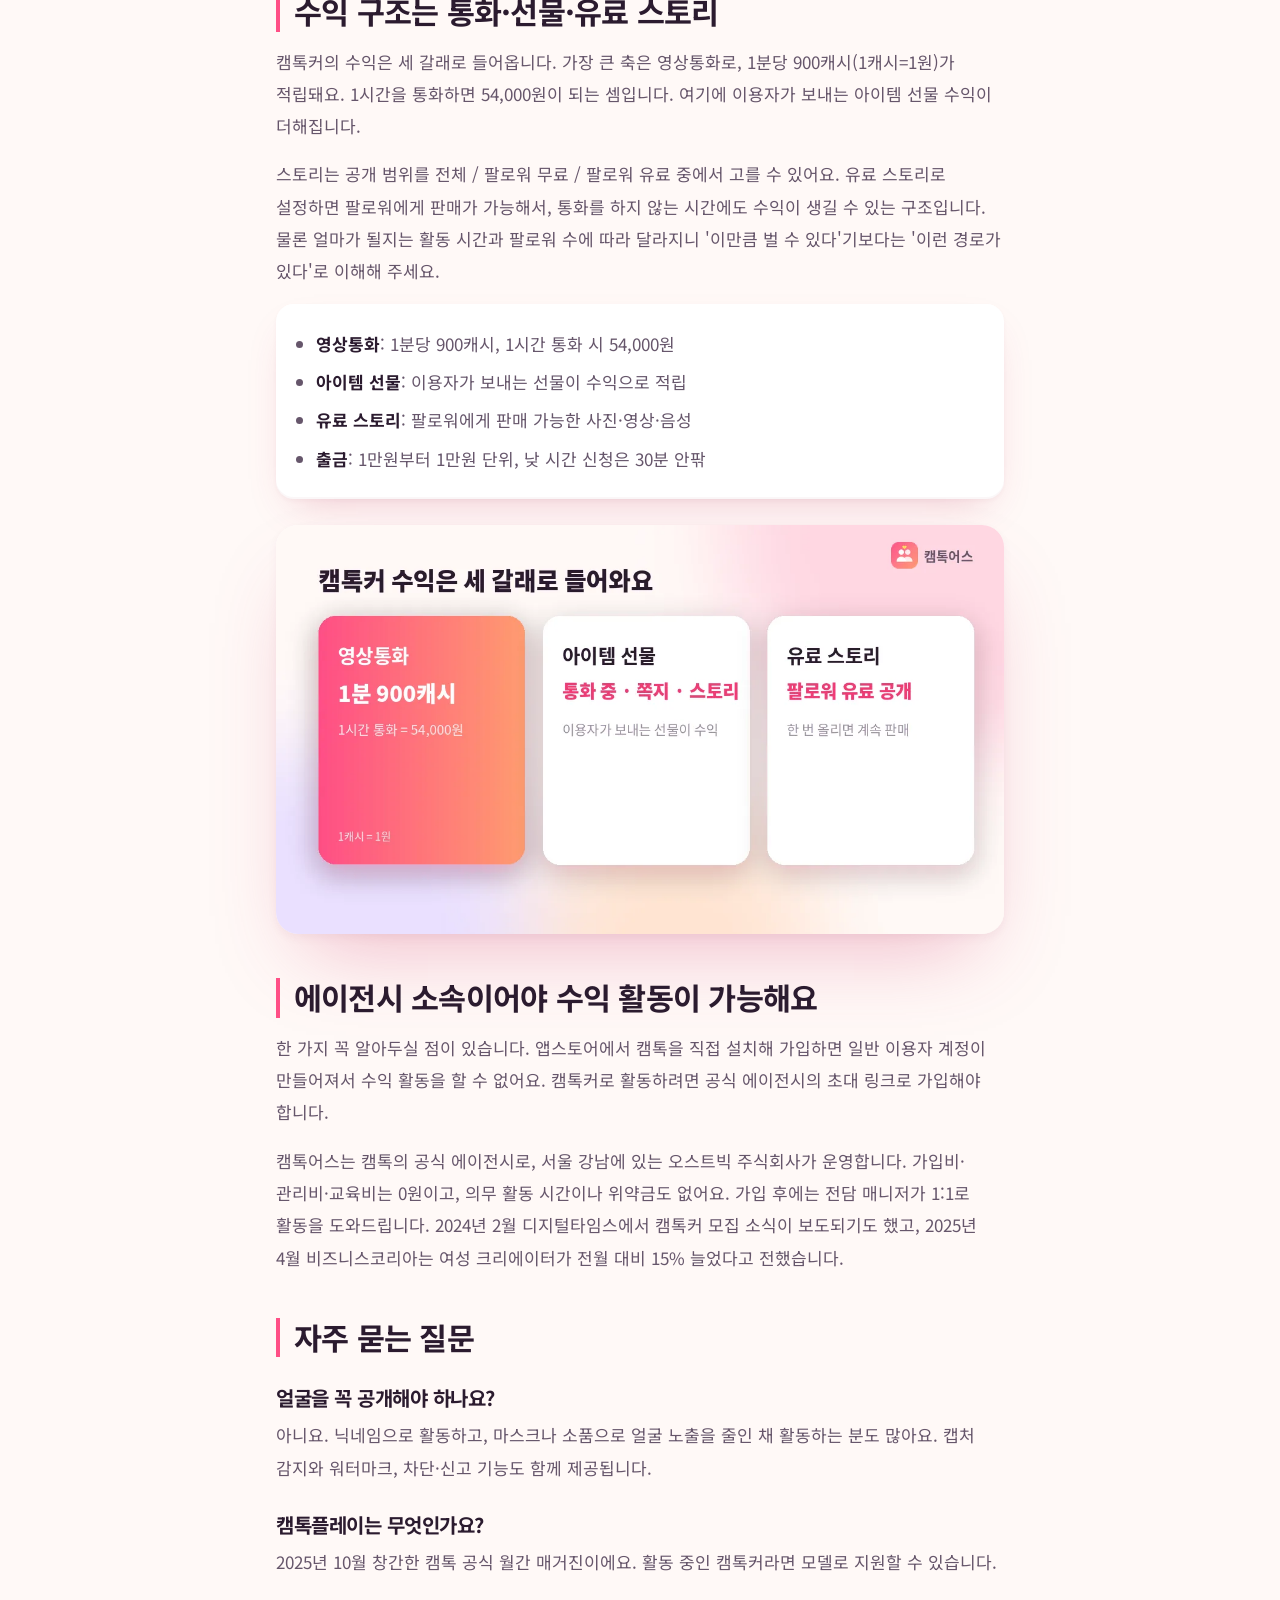
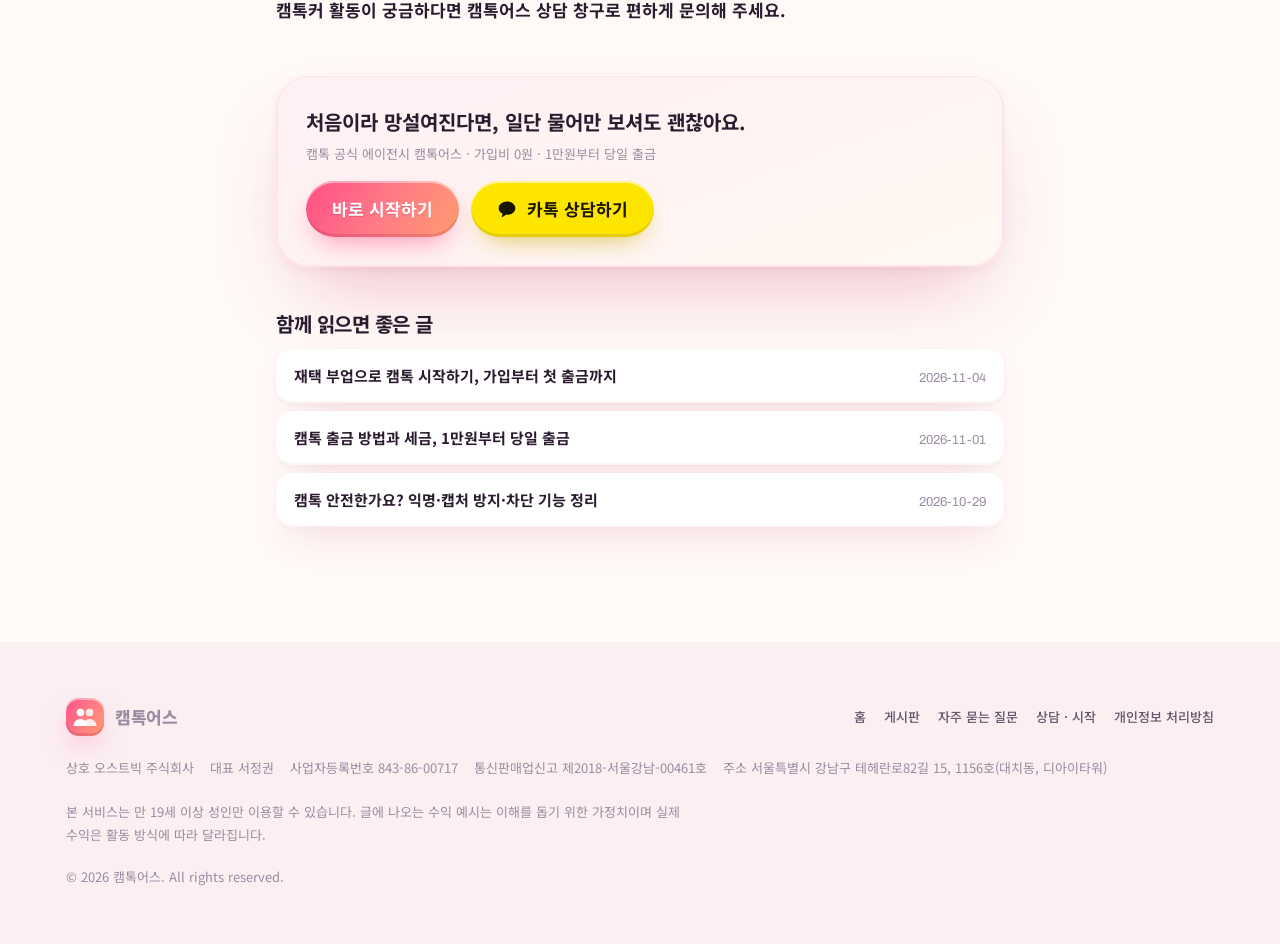
<file: board/posts/what-is-camtalker.html>
<!doctype html>
<html lang="ko">
<head>
<meta charset="utf-8">
<meta name="viewport" content="width=device-width, initial-scale=1, viewport-fit=cover">
<title>캠톡커란? 캠톡 크리에이터가 하는 일과 수익 구조 총정리 | 캠톡어스</title>
<meta name="description" content="캠톡커(캠톡 크리에이터)가 하는 일과 스토리·팔로우·영상통화 구조, 1분 900캐시 수익, 공식 에이전시 가입 조건까지 처음 보는 분 기준으로 정리했습니다.">
<link rel="canonical" href="https://camtalkus.com/board/posts/what-is-camtalker.html">
<meta name="robots" content="index, follow, max-image-preview:large">
<meta property="og:type" content="article">
<meta property="og:site_name" content="캠톡어스">
<meta property="og:locale" content="ko_KR">
<meta property="og:url" content="https://camtalkus.com/board/posts/what-is-camtalker.html">
<meta property="og:title" content="캠톡커란? 캠톡 크리에이터가 하는 일과 수익 구조 총정리">
<meta property="og:description" content="캠톡커(캠톡 크리에이터)가 하는 일과 스토리·팔로우·영상통화 구조, 1분 900캐시 수익, 공식 에이전시 가입 조건까지 처음 보는 분 기준으로 정리했습니다.">
<meta property="og:image" content="https://camtalkus.com/assets/img/board/what-is-camtalker.jpg">
<meta property="og:image:width" content="1200">
<meta property="og:image:height" content="630">
<meta name="twitter:card" content="summary_large_image">
<meta name="theme-color" content="#FFF9F7">
<link rel="icon" type="image/png" sizes="32x32" href="../../assets/img/icon-32.png">
<link rel="apple-touch-icon" href="../../assets/img/icon-192.png">
<link rel="alternate" type="application/rss+xml" title="캠톡어스 게시판" href="https://camtalkus.com/feed.xml">
<link rel="preconnect" href="https://fonts.googleapis.com">
<link rel="preconnect" href="https://fonts.gstatic.com" crossorigin>
<link rel="stylesheet" href="https://fonts.googleapis.com/css2?family=Archivo:wght@700;800&family=Gasoek+One&family=Noto+Sans+KR:wght@400;500;700;800&display=swap">
<link rel="stylesheet" href="../../assets/css/site.css?v=1e8b575f">
<script src="../../assets/js/config.js?v=b9c791b4"></script>
<script src="../../assets/js/tracking.js?v=4b3edc1f"></script>
<meta name="keywords" content="캠톡커, 캠톡 크리에이터, 캠톡, 캠톡 수익, 캠톡어스">
<meta property="article:published_time" content="2026-10-20T09:00:00+09:00">
<script type="application/ld+json">{"@context": "https://schema.org", "@graph": [{"@type": "Article", "headline": "캠톡커란? 캠톡 크리에이터가 하는 일과 수익 구조 총정리", "description": "캠톡커(캠톡 크리에이터)가 하는 일과 스토리·팔로우·영상통화 구조, 1분 900캐시 수익, 공식 에이전시 가입 조건까지 처음 보는 분 기준으로 정리했습니다.", "datePublished": "2026-10-20", "dateModified": "2026-10-20", "inLanguage": "ko", "mainEntityOfPage": "https://camtalkus.com/board/posts/what-is-camtalker.html", "image": "https://camtalkus.com/assets/img/board/what-is-camtalker.jpg", "author": {"@type": "Organization", "name": "캠톡어스"}, "publisher": {"@type": "Organization", "name": "캠톡어스", "logo": {"@type": "ImageObject", "url": "https://camtalkus.com/assets/img/icon-512.png"}}}, {"@type": "BreadcrumbList", "itemListElement": [{"@type": "ListItem", "position": 1, "name": "홈", "item": "https://camtalkus.com/"}, {"@type": "ListItem", "position": 2, "name": "게시판", "item": "https://camtalkus.com/board/"}, {"@type": "ListItem", "position": 3, "name": "캠톡커란? 캠톡 크리에이터가 하는 일과 수익 구조 총정리", "item": "https://camtalkus.com/board/posts/what-is-camtalker.html"}]}]}</script>
</head>
<body>
<header class="site-header">
  <div class="wrap">
    <a class="logo" href="../../" aria-label="홈으로"><span class="logo-mark" aria-hidden="true"><svg viewBox="0 0 100 100"><circle cx="38" cy="38" r="10" fill="#fff"/><circle cx="62" cy="38" r="10" fill="#fff" fill-opacity=".85"/><path d="M20 74c0-11 8-19 18-19s18 8 18 19z" fill="#fff"/><path d="M44 74c0-11 8-19 18-19s18 8 18 19z" fill="#fff" fill-opacity=".85"/></svg></span><span><span data-text="brand.name">캠톡어스</span><small data-text="brand.agencyLabel">캠톡 공식 에이전시</small></span></a>
    <nav class="nav" id="nav" aria-label="주요 메뉴">
      <a href="../../">홈</a>
      <a href="../../board/" class="nav-board">게시판</a>
      <a href="../../#faq">FAQ</a>
    </nav>
    <div class="header-cta">
      <a class="btn btn--primary btn--sm" data-href="invite">바로 시작하기</a>
      <a class="btn btn--kakao btn--sm" data-href="kakao"><svg><use href="#i-kakao"/></svg>카톡 상담하기</a>
    </div>
    <button class="menu-btn" type="button" aria-controls="nav" aria-expanded="false" aria-label="메뉴 열기"><svg><use href="#i-menu"/></svg></button>
  </div>
</header>
<main>

<article class="post wrap">
  <nav class="crumb" aria-label="경로"><a href="../../">홈</a> › <a href="../">게시판</a></nav>
  <h1>캠톡커란? 캠톡 크리에이터가 하는 일과 수익 구조 총정리</h1>
  <p class="post-meta"><time datetime="2026-10-20">2026.10.20</time> · 캠톡어스 게시판</p>
  <div class="post-body"><h2>캠톡커는 캠톡의 공식 크리에이터예요</h2>
<p>캠톡(CamTalk)은 만 19세 이상 성인 남녀가 스마트폰으로 1:1 영상대화를 나누는 앱입니다. 2012년 설립되어 20여 개의 앱을 운영하는 메이트네트웍스가 만들었고, 퍼블리셔는 비씨이노베이션이에요. App Store·Google Play·One Store에서 내려받을 수 있습니다. 운영사 발표 기준 누적 영상통화는 2025년 5월에 1억 콜을 넘었고, 2026년 11월 기준 구글플레이 데이트 카테고리 최고 매출 2위에 올라 있는 서비스입니다.</p>
<figure class="post-fig"><picture><source srcset="../../assets/img/hero.webp" type="image/webp"><img src="../../assets/img/hero.jpg" alt="소파에서 스마트폰으로 영상통화하며 웃는 여성" loading="lazy" width="1200" height="675"></picture><figcaption>AI로 만든 예시 이미지</figcaption></figure>
<p>캠톡커는 이 앱 안에서 활동하는 공식 크리에이터를 부르는 이름이에요. 일반 이용자와 달리 스토리를 올리고, 팔로워를 모으고, 영상통화와 선물로 수익을 얻을 수 있는 계정입니다. 흔히 '캠톡 크리에이터'라고도 부르는데 같은 뜻이라고 보시면 됩니다.</p>
<h2>캠톡커가 하는 일은 크게 세 가지입니다</h2>
<p>첫 번째는 스토리 업로드예요. 사진·영상·음성 형태의 '스토리'를 올리면 이용자들이 보고 팔로우를 하게 됩니다. 일상 사진 한 장, 짧은 인사 영상, 목소리만 담은 음성 스토리까지 형식은 자유로워요. 꾸준히 올릴수록 팔로워가 쌓이는 구조입니다.</p>
<p>두 번째는 팔로워와의 소통이에요. 팔로우한 이용자는 쪽지를 보내거나 1:1 영상통화를 신청할 수 있습니다. 세 번째는 영상통화 자체인데, 캠톡커 수익의 중심이 되는 활동입니다. 글로벌 매칭과 대화 번역 기능이 있어서 해외 이용자와도 대화가 가능해요.</p>
<h2>수익 구조는 통화·선물·유료 스토리</h2>
<p>캠톡커의 수익은 세 갈래로 들어옵니다. 가장 큰 축은 영상통화로, 1분당 900캐시(1캐시=1원)가 적립돼요. 1시간을 통화하면 54,000원이 되는 셈입니다. 여기에 이용자가 보내는 아이템 선물 수익이 더해집니다.</p>
<p>스토리는 공개 범위를 전체 / 팔로워 무료 / 팔로워 유료 중에서 고를 수 있어요. 유료 스토리로 설정하면 팔로워에게 판매가 가능해서, 통화를 하지 않는 시간에도 수익이 생길 수 있는 구조입니다. 물론 얼마가 될지는 활동 시간과 팔로워 수에 따라 달라지니 '이만큼 벌 수 있다'기보다는 '이런 경로가 있다'로 이해해 주세요.</p>
<ul><li><strong>영상통화</strong>: 1분당 900캐시, 1시간 통화 시 54,000원</li><li><strong>아이템 선물</strong>: 이용자가 보내는 선물이 수익으로 적립</li><li><strong>유료 스토리</strong>: 팔로워에게 판매 가능한 사진·영상·음성</li><li><strong>출금</strong>: 1만원부터 1만원 단위, 낮 시간 신청은 30분 안팎</li></ul>
<figure class="post-fig"><picture><source srcset="../../assets/img/board/what-is-camtalker-income.webp" type="image/webp"><img src="../../assets/img/board/what-is-camtalker-income.jpg" alt="캠톡커 수익 세 갈래: 영상통화 1분 900캐시, 아이템 선물, 유료 스토리" loading="lazy" width="1200" height="675"></picture></figure>
<h2>에이전시 소속이어야 수익 활동이 가능해요</h2>
<p>한 가지 꼭 알아두실 점이 있습니다. 앱스토어에서 캠톡을 직접 설치해 가입하면 일반 이용자 계정이 만들어져서 수익 활동을 할 수 없어요. 캠톡커로 활동하려면 공식 에이전시의 초대 링크로 가입해야 합니다.</p>
<p>캠톡어스는 캠톡의 공식 에이전시로, 서울 강남에 있는 오스트빅 주식회사가 운영합니다. 가입비·관리비·교육비는 0원이고, 의무 활동 시간이나 위약금도 없어요. 가입 후에는 전담 매니저가 1:1로 활동을 도와드립니다. 2024년 2월 디지털타임스에서 캠톡커 모집 소식이 보도되기도 했고, 2025년 4월 비즈니스코리아는 여성 크리에이터가 전월 대비 15% 늘었다고 전했습니다.</p>
<h2>자주 묻는 질문</h2>
<h3>얼굴을 꼭 공개해야 하나요?</h3>
<p>아니요. 닉네임으로 활동하고, 마스크나 소품으로 얼굴 노출을 줄인 채 활동하는 분도 많아요. 캡처 감지와 워터마크, 차단·신고 기능도 함께 제공됩니다.</p>
<h3>캠톡플레이는 무엇인가요?</h3>
<p>2025년 10월 창간한 캠톡 공식 월간 매거진이에요. 활동 중인 캠톡커라면 모델로 지원할 수 있습니다.</p>
<p><strong>캠톡커 활동이 궁금하다면 캠톡어스 상담 창구로 편하게 문의해 주세요.</strong></p></div>
  <!-- /post-body -->
  
<aside class="post-cta">
  <div><b>처음이라 망설여진다면, 일단 물어만 보셔도 괜찮아요.</b><span>캠톡 공식 에이전시 캠톡어스 · 가입비 0원 · 1만원부터 당일 출금</span></div>
  <div class="btn-row"><a class="btn btn--primary" data-href="invite">바로 시작하기</a><a class="btn btn--kakao" data-href="kakao"><svg><use href="#i-kakao"/></svg>카톡 상담하기</a></div>
</aside>
  <section class="post-rel"><h2>함께 읽으면 좋은 글</h2><ul><li><a href="start-camtalk-side-job-at-home.html"><b>재택 부업으로 캠톡 시작하기, 가입부터 첫 출금까지</b><span>2026-11-04</span></a></li><li><a href="camtalk-withdrawal-and-tax.html"><b>캠톡 출금 방법과 세금, 1만원부터 당일 출금</b><span>2026-11-01</span></a></li><li><a href="is-camtalk-safe.html"><b>캠톡 안전한가요? 익명·캡처 방지·차단 기능 정리</b><span>2026-10-29</span></a></li></ul></section>
</article>
</main>
<footer class="site-footer">
  <div class="wrap">
    <div class="foot-top">
      <a class="logo" href="../../"><span class="logo-mark" aria-hidden="true"><svg viewBox="0 0 100 100"><circle cx="38" cy="38" r="10" fill="#fff"/><circle cx="62" cy="38" r="10" fill="#fff" fill-opacity=".85"/><path d="M20 74c0-11 8-19 18-19s18 8 18 19z" fill="#fff"/><path d="M44 74c0-11 8-19 18-19s18 8 18 19z" fill="#fff" fill-opacity=".85"/></svg></span><span data-text="brand.name">캠톡어스</span></a>
      <nav class="foot-links" aria-label="하단 메뉴"><a href="../../">홈</a><a href="../../board/">게시판</a><a href="../../#faq">자주 묻는 질문</a><a href="../../#contact">상담 · 시작</a><a href="../../privacy.html">개인정보 처리방침</a></nav>
    </div>
    <div class="foot-info">
      <span>상호 <span data-text="company.name"></span></span><span>대표 <span data-text="company.ceo"></span></span><span>사업자등록번호 <span data-text="company.bizNo"></span></span><span data-optional>통신판매업신고 <span data-text="company.ecommerceNo"></span></span><span>주소 <span data-text="company.address"></span></span>
    </div>
    <p class="foot-legal">본 서비스는 만 19세 이상 성인만 이용할 수 있습니다. 글에 나오는 수익 예시는 이해를 돕기 위한 가정치이며 실제 수익은 활동 방식에 따라 달라집니다.</p>
    <p>© <span data-year>2026</span> <span data-text="brand.name">캠톡어스</span>. All rights reserved.</p>
  </div>
</footer>
<script src="../../assets/js/content.js?v=1e81b2f1"></script>
<script src="../../assets/js/site.js?v=975365dc"></script>
</body>
</html>
</file>
<file: assets/css/site.css>
/* =========================================================
   캠톡어스 공통 디자인 시스템 v3 — 밝고 친근한 볼륨형 (홈페이지 + 랜딩페이지 공용)
   Layout: 크림빛 바탕 위에 말랑한 입체 카드. 히어로 2단(카피+큰 금액 | 실사 사진과 떠 있는 카드).
           단일 라이트 테마로 고정.
   ========================================================= */
:root {
  --bg: #FFF9F7;
  --bg-2: #FFF1F3;
  --bg-3: #FFFFFF;
  --surface: #FFFFFF;
  --tint: #FFF4F6;
  --line: #F3E3E8;
  --line-2: #EBD3DB;
  --ink: #2B1B2F;
  --ink-2: #66566B;
  --ink-3: #9C8CA2;
  --rose: #FF4F86;
  --rose-2: #F23A73;
  --rose-soft: #FFE3EC;
  --peach: #FF9C70;
  --peach-soft: #FFEADF;
  --lilac-soft: #EFE7FF;
  --mint: #10A876;
  --mint-soft: #DDF6EC;
  --warn: #E2722E;
  --warn-soft: #FFF0E5;
  --on-accent: #FFFFFF;
  --grad: linear-gradient(120deg, #FF4F86 0%, #FF7A86 50%, #FF9C70 100%);
  /* 볼륨감: 위쪽 하이라이트 + 아래쪽 그림자 */
  --vol: 0 1px 0 rgba(255,255,255,.9) inset, 0 -2px 0 rgba(160,60,90,.04) inset, 0 2px 4px rgba(120,40,70,.04), 0 18px 40px -18px rgba(200,60,100,.28);
  --vol-lg: 0 1px 0 rgba(255,255,255,.9) inset, 0 4px 10px rgba(120,40,70,.05), 0 40px 80px -30px rgba(210,60,110,.35);
  --glow: 0 2px 0 rgba(255,255,255,.45) inset, 0 -3px 0 rgba(150,20,60,.18) inset, 0 12px 28px -10px rgba(255,79,134,.65);
  --shadow: 0 30px 60px -28px rgba(120,40,70,.35);

  --f-display: "Noto Sans KR", "Apple SD Gothic Neo", "Malgun Gothic", sans-serif;
  --f-logo: "Gasoek One", "Noto Sans KR", sans-serif;
  --f-body: "Noto Sans KR", "Apple SD Gothic Neo", "Malgun Gothic", sans-serif;
  --f-num: "Archivo", "Noto Sans KR", system-ui, sans-serif;

  --t-xs: .8125rem; --t-s: .9375rem; --t-m: 1.0625rem; --t-l: 1.25rem;
  --t-xl: clamp(1.4rem, 1.1rem + 1.2vw, 1.9rem);
  --t-2xl: clamp(1.9rem, 1.25rem + 2.8vw, 3.1rem);
  --t-3xl: clamp(2.2rem, 1.2rem + 4vw, 4.2rem);
  --t-hero: clamp(2rem, 1.2rem + 2.6vw, 3.2rem);

  --r-s: 14px; --r-m: 22px; --r-l: 32px;
  --wrap: 1180px;
  --gutter-l: max(16px, env(safe-area-inset-left, 0px));
  --gutter-r: max(16px, env(safe-area-inset-right, 0px));
  color-scheme: light;
}

/* ---------- base ---------- */
*, *::before, *::after { box-sizing: border-box; }
html { scroll-behavior: smooth; -webkit-text-size-adjust: 100%; background: var(--bg); }
@media (prefers-reduced-motion: reduce) { html { scroll-behavior: auto; } *, *::before, *::after { animation: none !important; transition: none !important; } }
body { margin: 0; background: var(--bg); color: var(--ink); font-family: var(--f-body); font-size: var(--t-m); line-height: 1.7; word-break: keep-all; overflow-wrap: break-word; -webkit-font-smoothing: antialiased; overflow-x: hidden; }
body::before { content: ""; position: fixed; inset: 0 0 auto; height: env(safe-area-inset-top, 0px); z-index: 60; background: var(--bg); }
img { max-width: 100%; display: block; }
a { color: inherit; }
h1, h2, h3, h4 { margin: 0; line-height: 1.3; text-wrap: balance; letter-spacing: -.025em; }
p { margin: 0; }
::selection { background: var(--rose-soft); color: var(--ink); }
:focus-visible { outline: 3px solid var(--rose); outline-offset: 3px; border-radius: 10px; }
.num { font-family: var(--f-num); font-variant-numeric: tabular-nums; letter-spacing: -.02em; }
.grad { background: var(--grad); -webkit-background-clip: text; background-clip: text; color: transparent; }
.display { font-family: var(--f-display); font-weight: 800; letter-spacing: -.035em; }
.sr-only { position: absolute; width: 1px; height: 1px; overflow: hidden; clip: rect(0 0 0 0); white-space: nowrap; }
.ai-note { font-size: .7rem; color: var(--ink-3); }

.wrap { max-width: var(--wrap); margin: 0 auto; padding-left: var(--gutter-l); padding-right: var(--gutter-r); }
.band { position: relative; padding-block: clamp(72px, 9vw, 124px); }
.band--2 { background: var(--bg-2); }
.band--2::before, .band--2::after { content: ""; position: absolute; left: 0; right: 0; height: 40px; pointer-events: none; }
.band--2::before { top: 0; background: linear-gradient(var(--bg), transparent); opacity: .0; }

/* 파스텔 구름 배경 */
.aurora { position: absolute; inset: 0; overflow: hidden; pointer-events: none; z-index: 0; }
.aurora i { position: absolute; border-radius: 50%; filter: blur(60px); opacity: .7; animation: drift 18s ease-in-out infinite alternate; }
.aurora i:nth-child(1) { width: 44vw; height: 44vw; max-width: 620px; max-height: 620px; background: #FFD6E2; top: -18%; right: -10%; }
.aurora i:nth-child(2) { width: 34vw; height: 34vw; max-width: 480px; max-height: 480px; background: #EADFFF; bottom: -18%; left: -12%; animation-duration: 22s; }
.aurora i:nth-child(3) { width: 26vw; height: 26vw; max-width: 380px; max-height: 380px; background: #FFE4D2; top: 30%; left: 36%; opacity: .55; animation-duration: 26s; }
@keyframes drift { 0% { transform: translate3d(0,0,0) scale(1); } 100% { transform: translate3d(-6%, 5%, 0) scale(1.1); } }
.grain { display: none; }
.band > .wrap, .hero > .wrap, .proof > .wrap { position: relative; z-index: 1; }

[data-reveal] { transition: transform .9s cubic-bezier(.2,.7,.2,1), opacity .9s ease; }
.js [data-reveal]:not(.in) { transform: translateY(28px); opacity: .55; }

.eyebrow { display: inline-flex; align-items: center; gap: 8px; width: fit-content; padding: 6px 13px; border-radius: 999px; font-size: var(--t-xs); font-weight: 700; color: var(--rose-2); background: var(--rose-soft); }
.eyebrow::before { content: ""; width: 6px; height: 6px; border-radius: 50%; background: currentColor; }
.sec-head { display: grid; gap: 14px; max-width: 760px; margin-bottom: clamp(36px, 5vw, 56px); }
.sec-head h2 { font-size: var(--t-2xl); font-weight: 800; }
.sec-head p { color: var(--ink-2); max-width: 60ch; }
.sec-head--center { margin-inline: auto; text-align: center; justify-items: center; }

/* ---------- buttons (말랑한 입체) ---------- */
.btn { position: relative; display: inline-flex; align-items: center; justify-content: center; gap: 10px; min-height: 56px; padding: 0 26px; border-radius: 999px; border: 0; font: 700 var(--t-m)/1 var(--f-body); text-decoration: none; cursor: pointer; white-space: nowrap; transition: transform .2s ease, box-shadow .2s ease, filter .2s; }
.btn:hover { transform: translateY(-2px); filter: saturate(1.08); }
.btn:active { transform: translateY(1px); }
.btn svg { width: 20px; height: 20px; flex: none; }
.btn--primary { background: var(--grad); color: var(--on-accent); box-shadow: var(--glow); overflow: hidden; text-shadow: 0 1px 0 rgba(150,20,60,.25); }
.btn--primary::after { content: ""; position: absolute; inset: 0; background: linear-gradient(110deg, transparent 30%, rgba(255,255,255,.55) 50%, transparent 70%); transform: translateX(-120%); animation: shine 4.5s ease-in-out infinite 1.2s; pointer-events: none; }
@keyframes shine { 0%, 70% { transform: translateX(-120%); } 100% { transform: translateX(120%); } }
.btn--kakao { background: #FEE500; color: #191600; box-shadow: 0 2px 0 rgba(255,255,255,.6) inset, 0 -3px 0 rgba(120,100,0,.18) inset, 0 12px 26px -12px rgba(200,170,0,.7); }
.btn--line { background: #06C755; color: #fff; box-shadow: 0 -3px 0 rgba(0,60,20,.2) inset, 0 10px 22px -12px rgba(6,160,70,.7); }
.btn--ghost { background: var(--surface); color: var(--ink); box-shadow: var(--vol), 0 0 0 1px var(--line) inset; }
.btn--ghost:hover { box-shadow: var(--vol), 0 0 0 1px var(--line-2) inset; }
.btn--sm { min-height: 44px; padding: 0 17px; font-size: var(--t-s); }
.btn-row { display: flex; flex-wrap: wrap; gap: 12px; }

/* ---------- header ---------- */
.site-header { position: sticky; top: env(safe-area-inset-top, 0px); z-index: 50; transition: background-color .3s, box-shadow .3s; }
.site-header.is-scrolled { background: rgba(255,249,247,.86); backdrop-filter: blur(16px) saturate(1.4); -webkit-backdrop-filter: blur(16px) saturate(1.4); box-shadow: 0 1px 0 var(--line), 0 10px 30px -20px rgba(120,40,70,.3); }
.site-header .wrap { display: flex; align-items: center; gap: 24px; height: 72px; }
.logo { display: inline-flex; align-items: center; gap: 11px; text-decoration: none; font-weight: 800; font-size: 1.0625rem; letter-spacing: -.02em; }
.logo-mark { width: 38px; height: 38px; border-radius: 13px; background: var(--grad); color: #fff; display: grid; place-items: center; font-family: var(--f-logo); font-size: 1.2rem; line-height: 1; box-shadow: var(--glow); }
.logo-mark svg { width: 100%; height: 100%; display: block; }
.logo small { display: block; font-size: .6875rem; font-weight: 500; color: var(--ink-3); letter-spacing: .01em; margin-top: 1px; }
.nav { display: flex; gap: 2px; margin-left: auto; }
.nav a { padding: 8px 12px; border-radius: 999px; text-decoration: none; font-size: var(--t-s); font-weight: 500; color: var(--ink-2); transition: color .2s, background-color .2s; }
.nav a:hover { color: var(--rose-2); background: var(--rose-soft); }
.header-cta { display: flex; gap: 8px; }
.menu-btn { display: none; margin-left: auto; width: 46px; height: 46px; border-radius: 14px; border: 0; background: var(--surface); color: var(--ink); cursor: pointer; box-shadow: var(--vol); }
.menu-btn svg { width: 22px; height: 22px; }
@media (max-width: 1100px) {
  .nav { display: none; position: absolute; top: 72px; left: 0; right: 0; flex-direction: column; gap: 0; padding: 8px var(--gutter-r) 18px var(--gutter-l); background: rgba(255,249,247,.98); box-shadow: 0 20px 40px -20px rgba(120,40,70,.3); }
  .nav.is-open { display: flex; }
  .nav a { padding: 15px 6px; border-radius: 0; border-bottom: 1px solid var(--line); font-size: var(--t-m); }
  .menu-btn { display: grid; place-items: center; }
  .header-cta .btn--line { display: none; }
}
@media (max-width: 520px) { .header-cta { display: none; } }

/* ---------- hero ---------- */
.hero { position: relative; padding-block: clamp(20px, 4vw, 52px) clamp(56px, 7vw, 96px); overflow: hidden; }
.hero .wrap { display: grid; grid-template-columns: minmax(0, 1.05fr) minmax(0, .95fr); gap: clamp(32px, 5vw, 64px); align-items: center; }
.hero-copy { display: grid; gap: 22px; min-width: 0; }
.pill { display: inline-flex; align-items: center; gap: 9px; width: fit-content; padding: 8px 16px 8px 12px; border-radius: 999px; background: var(--surface); box-shadow: var(--vol); font-size: var(--t-xs); font-weight: 600; color: var(--ink-2); }
.dot-live { width: 8px; height: 8px; border-radius: 50%; background: var(--mint); animation: pulse 2s infinite; }
@keyframes pulse { 0% { box-shadow: 0 0 0 0 rgba(16,168,118,.5); } 70% { box-shadow: 0 0 0 9px rgba(16,168,118,0); } 100% { box-shadow: 0 0 0 0 rgba(16,168,118,0); } }
.hero h1 { font-family: var(--f-display); font-weight: 800; font-size: var(--t-hero); line-height: 1.2; letter-spacing: -.04em; display: grid; gap: 2px; }
.hero h1 .l1 { color: var(--ink); }
.hero h1 .sub { font-size: .62em; font-weight: 700; color: var(--ink-2); letter-spacing: -.03em; }
/* 큰 금액 */
.money { position: relative; display: inline-flex; align-items: baseline; width: fit-content; font-family: var(--f-num); font-weight: 800; font-size: clamp(3.6rem, 2rem + 6.4vw, 7.2rem); line-height: 1; letter-spacing: -.05em; padding: 4px 0 10px; }
.money .amt { background: linear-gradient(120deg, #FF3D7F 0%, #FF6F8A 35%, #FF9C70 65%, #FF4F86 100%); background-size: 220% 100%; -webkit-background-clip: text; background-clip: text; color: transparent; animation: flow 5s ease-in-out infinite; filter: drop-shadow(0 10px 18px rgba(255,79,134,.3)); }
.money .won { font-family: var(--f-display); font-size: .42em; font-weight: 800; margin-left: 6px; color: var(--ink); letter-spacing: -.02em; }
.money::after { content: ""; position: absolute; left: 2%; right: 30%; bottom: 0; height: 14px; border-radius: 99px; background: linear-gradient(90deg, rgba(255,79,134,.22), rgba(255,156,112,.15)); z-index: -1; }
@keyframes flow { 0%, 100% { background-position: 0% 50%; } 50% { background-position: 100% 50%; } }
.money.pop { animation: popIn .9s cubic-bezier(.2,1.4,.4,1) both; }
@keyframes popIn { 0% { transform: scale(.6) translateY(20px); opacity: 0; } 100% { transform: none; opacity: 1; } }
.spark { position: absolute; width: 22px; height: 22px; border-radius: 50%; background: radial-gradient(circle at 35% 30%, #FFF6C9, #FFC93C 55%, #E59A00); box-shadow: 0 6px 12px -4px rgba(200,130,0,.6), inset 0 -2px 0 rgba(160,90,0,.35); display: grid; place-items: center; font: 800 .7rem/1 var(--f-num); color: #8A5600; pointer-events: none; animation: coin 3.2s ease-in-out infinite; }
.spark--a { right: -18px; top: -6px; }
.spark--b { right: 12%; top: -26px; width: 16px; height: 16px; animation-delay: .8s; font-size: .55rem; }
.spark--c { left: 34%; top: -18px; width: 13px; height: 13px; animation-delay: 1.6s; font-size: 0; }
@keyframes coin { 0%, 100% { transform: translateY(0) rotateY(0); } 50% { transform: translateY(-10px) rotateY(180deg); } }
.hero-lead { font-size: var(--t-l); color: var(--ink-2); max-width: 34ch; line-height: 1.7; }
.hero-lead b { color: var(--ink); font-weight: 700; }
.reassure { display: flex; flex-wrap: wrap; gap: 8px; margin: 0; padding: 0; list-style: none; }
.reassure li { display: inline-flex; align-items: center; gap: 6px; padding: 7px 12px; border-radius: 999px; background: var(--mint-soft); color: #0B7C57; font-size: var(--t-xs); font-weight: 700; }
.reassure svg { width: 14px; height: 14px; }

.est { display: grid; gap: 12px; padding: 20px 22px; border-radius: var(--r-m); background: var(--surface); box-shadow: var(--vol-lg); max-width: 520px; }
.est-top { display: flex; justify-content: space-between; align-items: baseline; gap: 12px; flex-wrap: wrap; }
.est-top label { font-size: var(--t-s); font-weight: 700; color: var(--ink-2); }
.est-top output { font-family: var(--f-num); font-weight: 800; color: var(--rose-2); font-size: 1.15rem; }
.est-res { display: flex; align-items: baseline; gap: 10px; flex-wrap: wrap; }
.est-res .lbl { font-size: var(--t-s); color: var(--ink-3); }
.est-res .val { font-family: var(--f-num); font-variant-numeric: tabular-nums; font-weight: 800; font-size: clamp(2.2rem, 1.6rem + 2.2vw, 3rem); line-height: 1; letter-spacing: -.04em; }
.est-res .val small { font-family: var(--f-body); font-size: .42em; font-weight: 700; color: var(--ink-2); margin-left: 3px; letter-spacing: 0; }
.est-note { font-size: .75rem; color: var(--ink-3); }

input[type="range"] { -webkit-appearance: none; appearance: none; width: 100%; height: 32px; background: transparent; cursor: pointer; --p: 50%; }
input[type="range"]::-webkit-slider-runnable-track { height: 10px; border-radius: 99px; background: linear-gradient(to right, var(--rose) 0%, var(--peach) var(--p), #F4E6EB var(--p)); box-shadow: inset 0 1px 2px rgba(120,40,70,.15); }
input[type="range"]::-moz-range-track { height: 10px; border-radius: 99px; background: #F4E6EB; }
input[type="range"]::-moz-range-progress { height: 10px; border-radius: 99px; background: var(--grad); }
input[type="range"]::-webkit-slider-thumb { -webkit-appearance: none; width: 30px; height: 30px; margin-top: -10px; border-radius: 50%; background: radial-gradient(circle at 35% 30%, #fff, #FFF0F4); border: 0; box-shadow: 0 0 0 6px rgba(255,79,134,.18), 0 6px 14px rgba(160,40,80,.35), inset 0 -2px 0 rgba(200,100,130,.25); }
input[type="range"]::-moz-range-thumb { width: 26px; height: 26px; border: 0; border-radius: 50%; background: #fff; box-shadow: 0 0 0 6px rgba(255,79,134,.18), 0 6px 14px rgba(160,40,80,.35); }

/* 히어로 사진 무대 */
.stage { position: relative; min-width: 0; padding: 18px 24px 30px; }
.photo { position: relative; border-radius: 36px; overflow: hidden; aspect-ratio: 4 / 5; max-width: 100%; background: linear-gradient(160deg, #FFE3EC, #FFF1E8); box-shadow: var(--vol-lg); transform: rotate(1.5deg); }
.photo img { width: 100%; height: 100%; object-fit: cover; }
.stage::before { content: ""; position: absolute; inset: 0 0 6% 10%; border-radius: 40px; background: var(--grad); opacity: .16; transform: rotate(-4deg); z-index: -1; }
.fcard { position: absolute; z-index: 3; border-radius: 20px; padding: 14px 16px; background: rgba(255,255,255,.92); backdrop-filter: blur(12px); -webkit-backdrop-filter: blur(12px); box-shadow: var(--vol-lg); display: grid; gap: 6px; }
.fcard small { font-size: .74rem; color: var(--ink-3); font-weight: 500; }
.fcard b { font-family: var(--f-num); font-variant-numeric: tabular-nums; font-weight: 800; }
.fcard--call { left: -4%; top: 14%; width: 220px; animation: bob 6s ease-in-out infinite; }
.call-top { display: flex; justify-content: space-between; align-items: center; gap: 8px; font-size: .74rem; font-weight: 700; color: var(--ink-2); }
.call-top .rec { display: inline-flex; align-items: center; gap: 6px; padding: 3px 9px; border-radius: 999px; background: var(--rose-soft); color: var(--rose-2); font-family: var(--f-num); font-variant-numeric: tabular-nums; }
.call-top .rec i { width: 7px; height: 7px; border-radius: 50%; background: var(--rose); animation: blink 1.2s steps(2) infinite; }
@keyframes blink { 50% { opacity: .25; } }
.call-earn { font-family: var(--f-num); font-size: 1.7rem; font-weight: 800; letter-spacing: -.03em; line-height: 1.1; }
.call-earn small { font-family: var(--f-body); font-size: .8rem; font-weight: 600; color: var(--ink-3); margin-left: 3px; }
.call-rate { font-size: .74rem; font-weight: 700; color: var(--mint); }
.fcard--goal { right: -2%; top: 46%; width: 210px; animation: bob 7s ease-in-out infinite reverse; }
.fcard--goal .row { display: flex; justify-content: space-between; align-items: baseline; gap: 8px; }
.fcard--goal .row b { font-size: 1.1rem; }
.fcard--goal .row span { font-size: .72rem; color: var(--ink-3); font-family: var(--f-num); }
.bar { height: 9px; border-radius: 99px; background: #F4E6EB; overflow: hidden; box-shadow: inset 0 1px 2px rgba(120,40,70,.12); }
.bar i { display: block; height: 100%; width: 54%; border-radius: inherit; background: var(--grad); transition: width .9s ease; }
.fcard--paid { left: 4%; bottom: 2%; display: flex; align-items: center; gap: 12px; animation: bob 8s ease-in-out infinite; }
.fcard--paid .ic { width: 40px; height: 40px; border-radius: 13px; background: var(--mint-soft); color: var(--mint); display: grid; place-items: center; flex: none; }
.fcard--paid .ic svg { width: 20px; height: 20px; }
.fcard--paid div { display: grid; gap: 1px; }
.fcard--paid b { color: var(--mint); font-size: 1.1rem; }
@keyframes bob { 0%, 100% { transform: translateY(0); } 50% { transform: translateY(-10px); } }
.gift-pop { position: absolute; z-index: 4; right: 10%; top: 10%; padding: 9px 14px; border-radius: 999px; background: #fff; color: var(--ink); font-size: .78rem; font-weight: 700; box-shadow: var(--vol-lg); display: inline-flex; gap: 6px; align-items: center; animation: giftUp 2.6s ease forwards; }
.gift-pop svg { color: var(--rose); }
.gift-pop b { color: var(--rose-2); font-family: var(--f-num); }
@keyframes giftUp { 0% { opacity: 0; transform: translateY(16px) scale(.85); } 12% { opacity: 1; transform: translateY(0) scale(1); } 75% { opacity: 1; } 100% { opacity: 0; transform: translateY(-30px); } }
.stage-note { position: absolute; right: 24px; bottom: 4px; font-size: .7rem; color: var(--ink-3); }
@media (max-width: 980px) { .hero .wrap { grid-template-columns: 1fr; } .stage { max-width: 520px; margin-inline: auto; width: 100%; } }

/* ---------- ticker ---------- */
.ticker { position: relative; z-index: 1; background: var(--grad); color: #fff; overflow: hidden; padding-block: 16px; box-shadow: 0 -2px 0 rgba(150,20,60,.12) inset; }
.ticker-track { display: flex; gap: 44px; width: max-content; animation: tick 40s linear infinite; }
.ticker-track span { display: inline-flex; align-items: center; gap: 12px; font-weight: 600; font-size: var(--t-s); white-space: nowrap; color: rgba(255,255,255,.92); }
.ticker-track span::before { content: "♥"; font-size: .8em; opacity: .85; }
.ticker-track b { font-family: var(--f-num); color: #fff; }
@keyframes tick { to { transform: translateX(-50%); } }

/* ---------- 핵심 조건 배너 ---------- */
.proof { position: relative; padding-block: clamp(48px, 6vw, 80px) 0; }
@property --ang { syntax: "<angle>"; inherits: false; initial-value: 0deg; }
.perks { position: relative; display: grid; grid-template-columns: repeat(4, minmax(0, 1fr)); border-radius: var(--r-l); background: linear-gradient(#fff, #fff) padding-box, conic-gradient(from var(--ang), #F3E3E8 0deg, #FF4F86 60deg, #FF9C70 110deg, #F3E3E8 170deg, #F3E3E8 360deg) border-box; border: 2px solid transparent; animation: spinAng 6s linear infinite; box-shadow: var(--vol-lg); overflow: hidden; isolation: isolate; }
@keyframes spinAng { to { --ang: 360deg; } }
.perks::after { content: ""; position: absolute; inset: 0; z-index: -1; background: linear-gradient(105deg, transparent 35%, rgba(255,214,226,.5) 50%, transparent 65%); transform: translateX(-100%); animation: sweep 5s ease-in-out infinite 1s; pointer-events: none; }
@keyframes sweep { 0%, 55% { transform: translateX(-100%); } 100% { transform: translateX(100%); } }
.perk { position: relative; display: grid; justify-items: center; text-align: center; gap: 8px; padding: clamp(24px, 3vw, 36px) 16px; }
.perk + .perk::before { content: ""; position: absolute; left: 0; top: 22%; bottom: 22%; width: 1px; background: var(--line); }
.perk-ic { position: relative; width: 52px; height: 52px; border-radius: 18px; display: grid; place-items: center; color: var(--rose-2); background: radial-gradient(circle at 35% 25%, #fff, var(--rose-soft) 70%); box-shadow: 0 2px 0 rgba(255,255,255,.9) inset, 0 -3px 0 rgba(255,79,134,.12) inset, 0 10px 20px -10px rgba(255,79,134,.55); margin-bottom: 4px; transition: transform .35s cubic-bezier(.2,.7,.2,1); }
.perk-ic svg { width: 26px; height: 26px; }
.perk:hover .perk-ic { transform: translateY(-4px) rotate(-6deg); }
.perk-v { font-size: clamp(1.2rem, .95rem + 1vw, 1.6rem); font-weight: 800; letter-spacing: -.03em; line-height: 1.25; white-space: nowrap; }
.perk-d { font-size: var(--t-xs); color: var(--ink-3); }
.perk--hot .perk-ic { color: #fff; background: var(--grad); box-shadow: var(--glow); animation: zap 2.8s ease-in-out infinite; }
@keyframes zap { 0%, 88%, 100% { transform: scale(1); } 92% { transform: scale(1.12) rotate(-8deg); } 96% { transform: scale(.96) rotate(4deg); } }
.perk-live { position: absolute; top: -3px; right: -3px; width: 12px; height: 12px; border-radius: 50%; background: var(--mint); box-shadow: 0 0 0 3px #fff; animation: pulse 2s infinite; }
@media (max-width: 860px) {
  .perks { grid-template-columns: repeat(2, minmax(0, 1fr)); }
  .perk:nth-child(3)::before { display: none; }
  .perk:nth-child(n+3) { border-top: 1px solid var(--line); }
}

/* ---------- 걱정 해소 ---------- */
.worry { display: grid; grid-template-columns: minmax(0, .85fr) minmax(0, 1.15fr); gap: clamp(28px, 5vw, 64px); align-items: center; }
.worry-photo { position: relative; }
.worry-photo .photo { transform: rotate(-1.5deg); aspect-ratio: 4 / 4.6; }
.worry-say { position: absolute; right: -6%; bottom: 8%; max-width: 250px; padding: 16px 18px; border-radius: 22px 22px 6px 22px; background: #fff; box-shadow: var(--vol-lg); font-size: var(--t-s); font-weight: 600; line-height: 1.55; }
.worry-say small { display: block; margin-top: 6px; font-size: .74rem; color: var(--ink-3); font-weight: 500; }
.wlist { display: grid; gap: 14px; }
.wcard { display: grid; grid-template-columns: auto minmax(0, 1fr); gap: 16px; padding: 22px 24px; border-radius: var(--r-m); background: var(--surface); box-shadow: var(--vol); transition: transform .3s; }
.wcard:hover { transform: translateY(-3px); }
.wcard .q { width: 44px; height: 44px; border-radius: 15px; display: grid; place-items: center; font-weight: 800; color: #fff; background: var(--grad); box-shadow: var(--glow); font-family: var(--f-num); }
.wcard h3 { font-size: var(--t-l); margin-bottom: 4px; }
.wcard p { color: var(--ink-2); font-size: var(--t-s); }
.wcard p b { color: var(--ink); }
@media (max-width: 900px) { .worry { grid-template-columns: 1fr; } .worry-photo { max-width: 460px; margin-inline: auto; width: 100%; } }

/* ---------- 비교 막대 ---------- */
.vs-big { font-family: var(--f-display); font-weight: 800; font-size: var(--t-3xl); line-height: 1.2; letter-spacing: -.04em; max-width: 16ch; }
.vs { margin-top: clamp(36px, 5vw, 56px); display: grid; gap: 20px; padding: clamp(22px, 3vw, 36px); border-radius: var(--r-l); background: var(--surface); box-shadow: var(--vol-lg); }
.vs-row { display: grid; grid-template-columns: 180px minmax(0, 1fr); gap: 20px; align-items: center; }
.vs-row .who { display: grid; gap: 2px; }
.vs-row .who b { font-size: var(--t-m); }
.vs-row .who span { font-size: var(--t-xs); color: var(--ink-3); }
.vs-track { position: relative; height: 62px; border-radius: 20px; background: var(--tint); box-shadow: inset 0 2px 4px rgba(120,40,70,.08); }
.vs-fill { position: absolute; inset: 0 auto 0 0; border-radius: 20px; display: flex; align-items: center; justify-content: flex-end; padding-right: 18px; font-family: var(--f-num); font-weight: 800; font-size: clamp(1rem, .8rem + 1vw, 1.5rem); white-space: nowrap; }
.vs-fill--plain { background: linear-gradient(180deg, #E9DCE2, #D9C8D0); box-shadow: inset 0 1px 0 rgba(255,255,255,.7); }
.vs-fill--hot { background: var(--grad); color: #fff; box-shadow: var(--glow); }
.vs-out { position: absolute; top: 50%; transform: translateY(-50%); font-family: var(--f-num); font-weight: 800; font-size: clamp(1rem, .8rem + 1vw, 1.5rem); color: var(--ink-2); white-space: nowrap; }
.vs-foot { display: flex; flex-wrap: wrap; justify-content: space-between; gap: 16px; align-items: center; margin-top: 4px; }
.vs-foot p { font-size: var(--t-s); color: var(--ink-2); max-width: 64ch; }
.vs-x { font-family: var(--f-num); font-weight: 800; font-size: var(--t-l); white-space: nowrap; }
.vs-x b { font-size: 1.6em; }
@media (max-width: 640px) { .vs-row { grid-template-columns: 1fr; gap: 8px; } }

/* ---------- 하루 타임라인 ---------- */
.day { display: grid; grid-template-columns: minmax(0, .9fr) minmax(0, 1.1fr); gap: clamp(32px, 6vw, 88px); align-items: start; }
.day-side { position: sticky; top: calc(env(safe-area-inset-top, 0px) + 110px); display: grid; gap: 22px; }
.day-side .sec-head { margin-bottom: 0; }
.day-total { padding: 26px; border-radius: var(--r-l); background: var(--grad); color: #fff; box-shadow: var(--glow), var(--vol-lg); display: grid; gap: 6px; }
.day-total small { font-size: var(--t-xs); color: rgba(255,255,255,.85); display: flex; justify-content: space-between; gap: 8px; }
.day-total > b { font-family: var(--f-num); font-variant-numeric: tabular-nums; font-size: clamp(2.4rem, 1.6rem + 3vw, 3.6rem); font-weight: 800; letter-spacing: -.04em; line-height: 1; }
.day-total > b small { display: inline; font-size: .38em; color: rgba(255,255,255,.85); margin-left: 4px; letter-spacing: 0; }
.day-total .bar { height: 9px; margin-top: 8px; background: rgba(255,255,255,.3); box-shadow: none; }
.day-total .bar i { background: #fff; }
.tl { list-style: none; margin: 0; padding: 0; position: relative; display: grid; }
.tl::before { content: ""; position: absolute; left: 69px; top: 20px; bottom: 20px; width: 2px; border-radius: 2px; background: linear-gradient(var(--rose), var(--line)); }
.tl li { position: relative; display: grid; grid-template-columns: 52px minmax(0, 1fr); gap: 40px; padding: 12px 0; }
.tl time { font-family: var(--f-num); font-weight: 700; color: var(--ink-3); font-size: var(--t-s); padding-top: 16px; text-align: right; transition: color .4s; }
.tl li::after { content: ""; position: absolute; left: 63px; top: 33px; width: 14px; height: 14px; border-radius: 50%; background: #fff; box-shadow: 0 0 0 3px var(--rose-soft), 0 0 0 1px var(--line-2) inset; transition: all .4s; }
.tl li.is-on::after { background: var(--rose); box-shadow: 0 0 0 4px var(--rose-soft); }
.tl li.is-on time { color: var(--rose-2); }
.tl-card { padding: 16px 18px; border-radius: 18px; background: var(--surface); box-shadow: 0 0 0 1px var(--line) inset; display: grid; gap: 4px; transition: box-shadow .4s, transform .4s; }
.tl li.is-on .tl-card { box-shadow: var(--vol); transform: translateX(4px); }
.tl-card b { font-size: var(--t-m); }
.tl-card span { font-size: var(--t-s); color: var(--ink-2); }
.tl-card em { font-style: normal; font-family: var(--f-num); font-weight: 800; color: var(--mint); font-size: var(--t-s); }
@media (max-width: 860px) { .day { grid-template-columns: 1fr; } .day-side { position: static; } }
@media (max-width: 480px) { .tl li { grid-template-columns: 44px minmax(0, 1fr); gap: 30px; } .tl::before { left: 59px; } .tl li::after { left: 53px; } }

/* ---------- 공통 카드 ---------- */
.explain { display: grid; grid-template-columns: repeat(3, minmax(0, 1fr)); gap: 18px; }
.xcard { position: relative; padding: clamp(24px, 3vw, 34px); border-radius: var(--r-l); background: var(--surface); box-shadow: var(--vol); display: grid; gap: 14px; align-content: start; transition: transform .3s, box-shadow .3s; }
.xcard:hover { transform: translateY(-5px); box-shadow: var(--vol-lg); }
.xcard .k { font-size: var(--t-xs); font-weight: 700; color: var(--rose-2); }
.xcard h3 { font-size: var(--t-xl); }
.xcard p { color: var(--ink-2); font-size: var(--t-s); }
.xcard ul { margin: 4px 0 0; padding: 0; list-style: none; display: grid; gap: 9px; font-size: var(--t-s); }
.xcard li { display: flex; gap: 10px; }
.xcard li svg { width: 18px; height: 18px; flex: none; color: var(--rose); margin-top: 4px; }
.xcard--hot { background: linear-gradient(160deg, #FFF0F4, #FFF8F2); box-shadow: var(--vol), 0 0 0 2px var(--rose-soft) inset; }
@media (max-width: 900px) { .explain { grid-template-columns: 1fr; } }
.alert { margin-top: 22px; display: grid; grid-template-columns: auto minmax(0, 1fr) auto; gap: 20px; align-items: center; padding: 24px clamp(20px, 3vw, 32px); border-radius: var(--r-l); background: var(--warn-soft); box-shadow: 0 0 0 1px #FFDCC4 inset, 0 16px 34px -22px rgba(226,114,46,.5); }
.alert-icon { width: 54px; height: 54px; border-radius: 18px; background: #fff; color: var(--warn); display: grid; place-items: center; box-shadow: var(--vol); }
.alert-icon svg { width: 26px; height: 26px; }
.alert h3 { font-size: var(--t-l); margin-bottom: 4px; }
.alert p { font-size: var(--t-s); color: var(--ink-2); }
@media (max-width: 820px) { .alert { grid-template-columns: 1fr; } }

.ways { display: grid; grid-template-columns: repeat(4, minmax(0, 1fr)); gap: 16px; margin-bottom: 22px; }
.way { position: relative; padding: 24px; border-radius: var(--r-m); background: var(--surface); box-shadow: var(--vol); display: grid; gap: 10px; align-content: start; overflow: hidden; transition: transform .3s; }
.way:hover { transform: translateY(-4px); }
.way::before { content: ""; position: absolute; inset: 0 0 auto; height: 4px; background: var(--grad); }
.way-k { font-size: var(--t-xs); font-weight: 700; color: var(--ink-3); }
.way h3 { font-size: var(--t-l); }
.way-v { font-weight: 800; font-size: 1.05rem; color: var(--rose-2); }
.way p:last-child { font-size: var(--t-s); color: var(--ink-2); }
@media (max-width: 980px) { .ways { grid-template-columns: repeat(2, minmax(0, 1fr)); } }
@media (max-width: 480px) { .ways { grid-template-columns: 1fr; } }

/* ---------- calculator ---------- */
.calc { display: grid; grid-template-columns: minmax(0, 1fr) minmax(0, 1fr); border-radius: var(--r-l); overflow: hidden; box-shadow: var(--vol-lg); background: var(--surface); }
.calc-inputs { padding: clamp(24px, 3.5vw, 42px); display: grid; gap: 30px; align-content: start; }
.field { display: grid; gap: 10px; }
.field-top { display: flex; justify-content: space-between; align-items: baseline; gap: 12px; }
.field label, .field .label { font-weight: 700; font-size: var(--t-s); }
.field output { font-family: var(--f-num); font-variant-numeric: tabular-nums; font-weight: 800; font-size: 1.3rem; color: var(--rose-2); }
.field .hint { font-size: var(--t-xs); color: var(--ink-3); }
.seg { display: flex; flex-wrap: wrap; gap: 8px; }
.seg button { min-height: 44px; min-width: 54px; padding: 0 12px; border-radius: 14px; border: 0; background: var(--tint); color: var(--ink-2); font: 700 var(--t-s)/1 var(--f-num); cursor: pointer; box-shadow: 0 -2px 0 rgba(160,60,90,.06) inset; transition: all .2s; }
.seg button:hover { color: var(--ink); }
.seg button[aria-pressed="true"] { background: var(--grad); color: #fff; box-shadow: var(--glow); }
.toggle { display: flex; align-items: center; gap: 12px; cursor: pointer; font-size: var(--t-s); font-weight: 600; color: var(--ink-2); }
.toggle input { width: 20px; height: 20px; accent-color: var(--rose); }
.calc-result { position: relative; padding: clamp(24px, 3.5vw, 42px); background: radial-gradient(120% 100% at 100% 0%, rgba(255,255,255,.25), transparent 60%), var(--grad); color: #fff; display: grid; gap: 22px; align-content: start; }
.res-main { display: grid; gap: 4px; }
.res-main .lbl { font-size: var(--t-s); color: rgba(255,255,255,.9); }
.res-main .val { font-family: var(--f-num); font-variant-numeric: tabular-nums; font-weight: 800; font-size: clamp(2.6rem, 1.6rem + 3.6vw, 4.2rem); letter-spacing: -.04em; line-height: 1.02; text-shadow: 0 4px 16px rgba(150,20,60,.25); }
.res-main .val small { font-family: var(--f-body); font-size: .36em; font-weight: 700; color: rgba(255,255,255,.85); margin-left: 4px; letter-spacing: 0; }
.res-grid { display: grid; grid-template-columns: repeat(2, minmax(0, 1fr)); margin: 0; border-top: 1px solid rgba(255,255,255,.3); }
.res-grid div { padding: 16px 0; display: grid; gap: 2px; }
.res-grid div:nth-child(2n) { padding-left: 18px; border-left: 1px solid rgba(255,255,255,.3); }
.res-grid div:nth-child(n+3) { border-top: 1px solid rgba(255,255,255,.3); }
.res-grid dt { font-size: var(--t-xs); color: rgba(255,255,255,.85); }
.res-grid dd { margin: 0; font-family: var(--f-num); font-variant-numeric: tabular-nums; font-weight: 800; font-size: 1.25rem; }
.res-formula { font-size: var(--t-xs); color: rgba(255,255,255,.92); line-height: 1.75; padding: 14px 16px; border-radius: 16px; background: rgba(255,255,255,.18); }
.res-formula b { color: #fff; font-family: var(--f-num); font-weight: 700; }
@media (max-width: 860px) { .calc { grid-template-columns: 1fr; } }

/* ---------- 이런 분들 (사진) ---------- */
.persona { display: grid; grid-template-columns: repeat(2, minmax(0, 1fr)); gap: 18px; margin-bottom: clamp(36px, 5vw, 56px); }
.pcard { position: relative; border-radius: var(--r-l); overflow: hidden; aspect-ratio: 4 / 3.4; max-width: 100%; box-shadow: var(--vol-lg); background: var(--rose-soft); }
.pcard img { width: 100%; height: 100%; object-fit: cover; object-position: center 30%; transition: transform .8s ease; }
.pcard:hover img { transform: scale(1.04); }
.pcard figcaption { position: absolute; left: 14px; right: 14px; bottom: 14px; padding: 14px 16px; border-radius: 18px; background: rgba(255,255,255,.92); backdrop-filter: blur(10px); -webkit-backdrop-filter: blur(10px); box-shadow: var(--vol); display: grid; gap: 2px; }
.pcard figcaption b { font-size: var(--t-m); }
.pcard figcaption span { font-size: var(--t-xs); color: var(--ink-2); }
.pcard figcaption em { font-style: normal; font-family: var(--f-num); font-weight: 800; color: var(--rose-2); }

/* ---------- reviews ---------- */
.rv-marquee { display: grid; gap: 14px; margin-bottom: clamp(40px, 5vw, 60px); -webkit-mask-image: linear-gradient(90deg, transparent, #000 6%, #000 94%, transparent); mask-image: linear-gradient(90deg, transparent, #000 6%, #000 94%, transparent); overflow: hidden; padding-block: 10px 20px; }
.rv-lane { display: flex; gap: 14px; width: max-content; animation: tick 70s linear infinite; }
.rv-lane--rev { animation-direction: reverse; animation-duration: 80s; }
.rv-marquee:hover .rv-lane { animation-play-state: paused; }
.bubble { display: grid; gap: 8px; width: 300px; padding: 16px 18px; border-radius: 22px 22px 22px 6px; background: var(--surface); box-shadow: var(--vol); }
.rv-lane--rev .bubble { border-radius: 22px 22px 6px 22px; background: #FFF6F8; }
.bubble p { font-size: var(--t-s); line-height: 1.55; display: -webkit-box; -webkit-line-clamp: 2; -webkit-box-orient: vertical; overflow: hidden; }
.bubble span { font-size: .74rem; color: var(--ink-3); display: flex; justify-content: space-between; gap: 8px; }
.bubble span b { color: var(--rose-2); font-family: var(--f-num); }
.rv-head { display: flex; justify-content: space-between; align-items: end; gap: 24px; flex-wrap: wrap; margin-bottom: 26px; }
.rv-head .sec-head { margin-bottom: 0; }
.chips { display: flex; flex-wrap: wrap; gap: 8px; }
.chips button { min-height: 44px; padding: 0 18px; border-radius: 999px; border: 0; background: var(--surface); color: var(--ink-2); font: 700 var(--t-s)/1 var(--f-body); cursor: pointer; box-shadow: var(--vol); transition: all .2s; }
.chips button[aria-pressed="true"] { background: var(--grad); color: #fff; box-shadow: var(--glow); }
.chips button span { font-family: var(--f-num); opacity: .75; margin-left: 5px; }
.rv-grid { display: grid; grid-template-columns: repeat(3, minmax(0, 1fr)); grid-auto-rows: 1fr; gap: 18px; align-items: stretch; }
@media (max-width: 1000px) { .rv-grid { grid-template-columns: repeat(2, minmax(0, 1fr)); } }
@media (min-width: 761px) { .rv h3 { min-height: 2.7em; } }
.rv { margin-bottom: 0; background: var(--surface); border-radius: var(--r-l); padding: 24px; box-shadow: var(--vol); display: flex; flex-direction: column; gap: 16px; }
.rv-top { display: flex; align-items: center; gap: 12px; }
.rv-ava { width: 46px; height: 46px; border-radius: 50%; display: grid; place-items: center; font-weight: 800; color: #fff; flex: none; box-shadow: inset 0 -3px 0 rgba(0,0,0,.12), 0 6px 12px -6px rgba(0,0,0,.3); }
.rv-who { min-width: 0; display: grid; }
.rv-who b { font-size: var(--t-s); }
.rv-who span { font-size: var(--t-xs); color: var(--ink-3); }
.rv-tags { margin-left: auto; display: flex; gap: 6px; flex-wrap: wrap; justify-content: flex-end; }
.tag { display: inline-flex; align-items: center; gap: 4px; height: 24px; padding: 0 9px; border-radius: 999px; font-size: .72rem; font-weight: 700; white-space: nowrap; }
.tag--ok { background: var(--mint-soft); color: var(--mint); }
.tag--sample { background: var(--tint); color: var(--ink-3); }
.tag svg { width: 12px; height: 12px; }
.rv-money { display: grid; gap: 2px; padding: 14px 16px; border-radius: 18px; background: linear-gradient(120deg, #FFE8EF, #FFF1E8); }
.rv-money .lbl { font-size: var(--t-xs); color: var(--ink-2); display: flex; justify-content: space-between; gap: 8px; }
.rv-money .amt { font-family: var(--f-num); font-variant-numeric: tabular-nums; font-weight: 800; font-size: 1.7rem; letter-spacing: -.03em; line-height: 1.15; color: var(--rose-2); }
.rv-money .hi { font-size: var(--t-xs); color: var(--ink-3); }
.rv-money .amt small { font-family: var(--f-body); font-size: .55em; font-weight: 700; margin-left: 2px; color: var(--ink-2); }
.rv h3 { font-size: var(--t-l); }
.rv p { color: var(--ink-2); font-size: var(--t-s); }
.rv-meta { margin-top: auto; display: flex; flex-wrap: wrap; gap: 6px 14px; font-size: var(--t-xs); color: var(--ink-3); padding-top: 14px; border-top: 1px dashed var(--line-2); }
.rv-more { display: flex; justify-content: center; margin-top: 12px; }
.rv-disclaimer { margin-top: 20px; font-size: var(--t-xs); color: var(--ink-3); text-align: center; }

/* ---------- steps ---------- */
.steps { position: relative; display: grid; grid-template-columns: repeat(4, minmax(0, 1fr)); gap: 18px; }
.steps::before { content: ""; position: absolute; top: 50px; left: 10%; right: 10%; height: 3px; border-radius: 3px; background: repeating-linear-gradient(90deg, var(--rose) 0 10px, transparent 10px 18px); opacity: .35; }
.step { position: relative; padding: 26px 22px; border-radius: var(--r-l); background: var(--surface); box-shadow: var(--vol); display: grid; gap: 10px; align-content: start; }
.step .n { width: 48px; height: 48px; border-radius: 16px; display: grid; place-items: center; font-family: var(--f-num); font-weight: 800; font-size: 1.2rem; background: var(--grad); color: #fff; box-shadow: var(--glow); margin-bottom: 6px; }
.step h3 { font-size: var(--t-l); }
.step p { font-size: var(--t-s); color: var(--ink-2); }
@media (max-width: 960px) { .steps { grid-template-columns: repeat(2, minmax(0, 1fr)); } .steps::before { display: none; } }
@media (max-width: 520px) { .steps { grid-template-columns: 1fr; } }
.self { margin-top: 22px; padding: 26px clamp(20px, 3vw, 34px); border-radius: var(--r-l); background: linear-gradient(120deg, #FFF0F4, #FFF8F2); box-shadow: var(--vol), 0 0 0 2px var(--rose-soft) inset; display: grid; grid-template-columns: minmax(0, 1fr) auto; gap: 20px; align-items: center; }
.self h3 { font-size: var(--t-l); margin-bottom: 8px; }
.self ol { margin: 0; padding-left: 1.2em; color: var(--ink-2); font-size: var(--t-s); display: grid; gap: 4px; }
@media (max-width: 820px) { .self { grid-template-columns: 1fr; } }

/* ---------- panels ---------- */
.two { display: grid; grid-template-columns: repeat(2, minmax(0, 1fr)); gap: 18px; }
.two + .two { margin-top: 18px; }
.panel { border-radius: var(--r-l); padding: clamp(24px, 3vw, 36px); background: var(--surface); box-shadow: var(--vol); display: grid; gap: 18px; align-content: start; }
.panel h3 { font-size: var(--t-xl); }
.panel > p { color: var(--ink-2); font-size: var(--t-s); }
.panel--warn { background: var(--warn-soft); box-shadow: 0 0 0 1px #FFDCC4 inset; }
.timeline { list-style: none; margin: 0; padding: 0; display: grid; }
.timeline li { display: grid; grid-template-columns: 92px minmax(0, 1fr); gap: 16px; padding: 14px 0; border-top: 1px solid var(--line); font-size: var(--t-s); }
.timeline li b { font-weight: 700; }
.timeline li span { color: var(--ink-2); }
.checks { list-style: none; margin: 0; padding: 0; display: grid; gap: 14px; }
.checks li { display: flex; gap: 12px; font-size: var(--t-s); }
.checks svg { width: 24px; height: 24px; flex: none; }
.checks--ok svg { color: var(--mint); }
.checks--no svg { color: var(--warn); }
.checks li b { display: block; }
.checks li span { color: var(--ink-2); }
@media (max-width: 860px) { .two { grid-template-columns: 1fr; } }

/* ---------- press ---------- */
.press { list-style: none; margin: 0; padding: 0; display: grid; grid-template-columns: repeat(2, minmax(0, 1fr)); gap: 14px; }
.press li { border-radius: var(--r-m); background: var(--surface); box-shadow: var(--vol); transition: transform .3s; }
.press li:hover { transform: translateY(-3px); }
.press a { display: grid; grid-template-columns: minmax(0, 1fr) auto; gap: 6px 16px; padding: 20px 22px; text-decoration: none; }
.press-meta { grid-column: 1 / -1; display: flex; gap: 10px; font-size: var(--t-xs); color: var(--ink-3); }
.press-meta b { color: var(--rose-2); font-weight: 700; }
.press-title { font-weight: 700; font-size: var(--t-m); line-height: 1.45; }
.press-go { font-size: var(--t-xs); color: var(--rose-2); font-weight: 700; white-space: nowrap; align-self: end; }
@media (max-width: 760px) { .press { grid-template-columns: 1fr; } .press-go { display: none; } }

/* ---------- FAQ ---------- */
.faq-layout { display: grid; grid-template-columns: minmax(0, .8fr) minmax(0, 1.2fr); gap: clamp(28px, 5vw, 72px); align-items: start; }
.faq-layout .sec-head { position: sticky; top: calc(env(safe-area-inset-top, 0px) + 100px); }
.faq { display: grid; gap: 10px; }
.faq details { border-radius: 20px; background: var(--surface); box-shadow: var(--vol); overflow: hidden; }
.faq summary { list-style: none; cursor: pointer; display: flex; justify-content: space-between; align-items: center; gap: 16px; padding: 20px 22px; font-weight: 700; font-size: var(--t-m); }
.faq summary::-webkit-details-marker { display: none; }
.faq summary i { flex: none; width: 34px; height: 34px; border-radius: 12px; background: var(--tint); color: var(--rose-2); display: grid; place-items: center; transition: transform .25s, background .25s; }
.faq summary i svg { width: 16px; height: 16px; }
.faq details[open] summary i { transform: rotate(45deg); background: var(--grad); color: #fff; }
.faq .ans { padding: 0 22px 22px; color: var(--ink-2); font-size: var(--t-s); line-height: 1.85; }
@media (max-width: 860px) { .faq-layout { grid-template-columns: 1fr; } .faq-layout .sec-head { position: static; } }

/* ---------- apply ---------- */
.apply { display: grid; grid-template-columns: minmax(0, .9fr) minmax(0, 1.1fr); gap: clamp(28px, 5vw, 64px); align-items: start; }
.apply-copy { display: grid; gap: 20px; }
.apply-copy h2 { font-family: var(--f-display); font-weight: 800; font-size: var(--t-3xl); line-height: 1.2; letter-spacing: -.04em; }
.apply-copy p { color: var(--ink-2); }
.mgr { display: flex; gap: 14px; align-items: center; padding: 14px; border-radius: var(--r-m); background: var(--surface); box-shadow: var(--vol); }
.mgr img { width: 64px; height: 64px; border-radius: 20px; object-fit: cover; object-position: center 20%; flex: none; }
.mgr p { font-size: var(--t-s); color: var(--ink); font-weight: 600; line-height: 1.55; }
.mgr small { display: block; font-size: .72rem; color: var(--ink-3); font-weight: 500; margin-top: 2px; }
.contact-list { display: grid; gap: 10px; }
.contact-row { display: flex; align-items: center; gap: 12px; padding: 14px 16px; border-radius: 18px; background: var(--surface); box-shadow: var(--vol); }
.contact-row .ci { width: 40px; height: 40px; border-radius: 13px; display: grid; place-items: center; flex: none; }
.contact-row .ci svg { width: 20px; height: 20px; }
.contact-row div { min-width: 0; display: grid; }
.contact-row small { font-size: var(--t-xs); color: var(--ink-3); }
.contact-row b { user-select: all; overflow-wrap: anywhere; }
.contact-row button, .contact-row a.btn--copy { margin-left: auto; }
.btn--copy { min-height: 38px; padding: 0 14px; font-size: var(--t-xs); background: var(--tint); color: var(--rose-2); border-radius: 999px; border: 0; font-weight: 700; cursor: pointer; font-family: var(--f-body); text-decoration: none; display: inline-flex; align-items: center; white-space: nowrap; }
.form { background: var(--surface); border-radius: var(--r-l); padding: clamp(22px, 3vw, 36px); display: grid; gap: 18px; box-shadow: var(--vol-lg); }
.form h3 { font-size: var(--t-l); }
.form-grid { display: grid; grid-template-columns: repeat(2, minmax(0, 1fr)); gap: 16px; }
.form-grid .full { grid-column: 1 / -1; }
.f { display: grid; gap: 6px; }
.f label { font-size: var(--t-xs); font-weight: 700; color: var(--ink-2); }
.f input, .f select, .f textarea { width: 100%; min-height: 54px; padding: 12px 15px; border-radius: 16px; border: 1.5px solid var(--line); background: var(--bg); color: var(--ink); font: 500 var(--t-m)/1.4 var(--f-body); box-shadow: inset 0 2px 4px rgba(120,40,70,.05); transition: border-color .2s, box-shadow .2s; }
.f textarea { min-height: 96px; resize: vertical; }
.f input::placeholder, .f textarea::placeholder { color: var(--ink-3); }
.f input:focus, .f select:focus, .f textarea:focus { outline: none; border-color: var(--rose); box-shadow: 0 0 0 4px var(--rose-soft); background: #fff; }
.f .err, .agree .err { font-size: var(--t-xs); color: var(--rose-2); }
.agree { display: flex; gap: 10px; align-items: flex-start; font-size: var(--t-xs); color: var(--ink-2); line-height: 1.6; }
.agree input { width: 20px; height: 20px; margin-top: 1px; accent-color: var(--rose); flex: none; }
.form-msg { padding: 16px; border-radius: 16px; background: var(--mint-soft); font-size: var(--t-s); display: grid; gap: 10px; }
.form-msg pre { margin: 0; white-space: pre-wrap; font: 500 var(--t-xs)/1.6 var(--f-body); color: var(--ink-2); background: #fff; padding: 12px; border-radius: 12px; user-select: all; }
@media (max-width: 860px) { .apply { grid-template-columns: 1fr; } }
@media (max-width: 520px) { .form-grid { grid-template-columns: 1fr; } }

/* ---------- footer ---------- */
.site-footer { padding-block: 56px; font-size: var(--t-xs); color: var(--ink-3); background: #FBEFF2; }
.site-footer .wrap { display: grid; gap: 20px; }
.foot-top { display: flex; flex-wrap: wrap; justify-content: space-between; gap: 16px; align-items: center; }
.foot-links { display: flex; flex-wrap: wrap; gap: 6px 18px; }
.foot-links a { text-decoration: none; color: var(--ink-2); font-weight: 500; }
.foot-links a:hover { color: var(--rose-2); }
.foot-info { display: flex; flex-wrap: wrap; gap: 4px 16px; line-height: 1.8; }
.foot-legal { line-height: 1.8; max-width: 92ch; }
@media (min-width: 761px) { .site-footer { padding-bottom: 56px; } }

/* ---------- mobile CTA ---------- */
.toast { position: fixed; left: 50%; bottom: calc(96px + env(safe-area-inset-bottom, 0px)); transform: translateX(-50%); z-index: 70; padding: 12px 20px; border-radius: 999px; background: var(--ink); color: #fff; font-size: var(--t-s); font-weight: 600; box-shadow: var(--shadow); }

/* ---------- 캠톡 소개 ---------- */
.ct-intro { display: grid; grid-template-columns: minmax(0, 1.05fr) minmax(0, .95fr); gap: clamp(32px, 5vw, 72px); align-items: center; }
.ct-intro .sec-head { margin-bottom: 0; }
.ct-flow { list-style: none; margin: 0; padding: 0; display: grid; gap: 12px; }
.ct-flow li { position: relative; display: grid; grid-template-columns: 54px minmax(0, 1fr); grid-template-rows: auto auto; column-gap: 14px; padding: 18px 20px; border-radius: 20px; background: var(--surface); box-shadow: var(--vol); transition: transform .3s; }
.ct-flow li:hover { transform: translateX(6px); }
.ct-flow .num { grid-row: span 2; align-self: center; width: 44px; height: 44px; border-radius: 14px; display: grid; place-items: center; font-weight: 800; font-size: 1rem; color: #fff; background: var(--grad); box-shadow: var(--glow); }
.ct-flow b { font-size: var(--t-m); }
.ct-flow small { color: var(--ink-3); font-size: var(--t-xs); }
.ct-feats { margin-top: clamp(40px, 5vw, 60px); display: grid; grid-template-columns: repeat(4, minmax(0, 1fr)); gap: 16px; }
.ct-feat { padding: 24px; border-radius: var(--r-m); background: var(--surface); box-shadow: var(--vol); display: grid; gap: 10px; align-content: start; transition: transform .3s; }
.ct-feat:hover { transform: translateY(-4px); }
.ct-feat h3 { font-size: var(--t-l); }
.ct-feat p { font-size: var(--t-s); color: var(--ink-2); }
.ct-ic { width: 48px; height: 48px; border-radius: 16px; display: grid; place-items: center; color: var(--rose-2); background: radial-gradient(circle at 35% 25%, #fff, var(--rose-soft) 70%); box-shadow: 0 2px 0 rgba(255,255,255,.9) inset, 0 10px 20px -10px rgba(255,79,134,.5); }
.ct-ic svg { width: 24px; height: 24px; }
.ct-ic--big { width: 58px; height: 58px; border-radius: 19px; flex: none; }
.ct-ic--big svg { width: 28px; height: 28px; }
.ct-sec { margin-top: 18px; padding: clamp(24px, 3vw, 36px); border-radius: var(--r-l); background: linear-gradient(140deg, #E9FAF3, #FFFFFF 70%); box-shadow: var(--vol), 0 0 0 1px #CFF0E2 inset; display: grid; grid-template-columns: minmax(0, .9fr) minmax(0, 1.1fr); gap: 28px; align-items: center; }
.ct-sec-head { display: flex; gap: 16px; align-items: flex-start; }
.ct-sec-head .ct-ic { color: var(--mint); background: radial-gradient(circle at 35% 25%, #fff, var(--mint-soft) 70%); box-shadow: 0 2px 0 rgba(255,255,255,.9) inset, 0 10px 20px -10px rgba(16,168,118,.5); }
.ct-sec-head h3 { font-size: var(--t-xl); margin-bottom: 6px; }
.ct-sec-head p { color: var(--ink-2); font-size: var(--t-s); }
.ct-sec-list { list-style: none; margin: 0; padding: 0; display: grid; grid-template-columns: repeat(2, minmax(0, 1fr)); gap: 10px 20px; }
.ct-sec-list li { display: flex; gap: 10px; align-items: baseline; font-size: var(--t-s); padding: 10px 0; border-bottom: 1px solid #D9F1E6; }
.ct-sec-list .num { color: var(--mint); font-weight: 800; font-size: var(--t-xs); }
.ct-videos { margin-top: clamp(48px, 6vw, 80px); }
.ct-vhead { display: flex; justify-content: space-between; align-items: baseline; gap: 12px; flex-wrap: wrap; margin-bottom: 18px; }
.ct-vhead h3 { font-size: var(--t-xl); }
.ct-vhead span { color: var(--ink-3); font-size: var(--t-s); }
.vgrid { display: grid; grid-template-columns: repeat(4, minmax(0, 1fr)); gap: 16px; }
.vcard { all: unset; cursor: pointer; display: grid; gap: 10px; min-width: 0; }
.vcard:focus-visible { outline: 3px solid var(--rose); outline-offset: 4px; border-radius: 20px; }
.vthumb { position: relative; display: block; aspect-ratio: 16 / 9; max-width: 100%; border-radius: 20px; overflow: hidden; background: linear-gradient(135deg, #FFD6E2, #FFE9DC); box-shadow: var(--vol); }
.vthumb img { width: 100%; height: 100%; object-fit: cover; transition: transform .5s ease; }
.vcard:hover .vthumb img { transform: scale(1.06); }
.vthumb iframe { position: absolute; inset: 0; width: 100%; height: 100%; border: 0; }
.vplay { position: absolute; left: 50%; top: 50%; width: 56px; height: 56px; margin: -28px 0 0 -28px; border-radius: 50%; background: var(--grad); color: #fff; display: grid; place-items: center; box-shadow: var(--glow); transition: transform .25s; }
.vplay svg { width: 24px; height: 24px; margin-left: 3px; }
.vcard:hover .vplay { transform: scale(1.1); }
.vlen { position: absolute; right: 8px; bottom: 8px; padding: 3px 8px; border-radius: 8px; background: rgba(43,27,47,.75); color: #fff; font-size: .72rem; font-weight: 700; }
.vtitle { font-size: var(--t-s); font-weight: 700; color: var(--ink); }
.vout { position: absolute; right: 8px; top: 8px; z-index: 2; padding: 6px 10px; border-radius: 999px; background: rgba(43,27,47,.75); color: #fff; font-size: .72rem; text-decoration: none; }
@media (max-width: 980px) { .ct-intro, .ct-sec { grid-template-columns: 1fr; } .ct-feats, .vgrid { grid-template-columns: repeat(2, minmax(0, 1fr)); } }
@media (max-width: 480px) { .ct-feats { grid-template-columns: 1fr; } .ct-sec-list { grid-template-columns: 1fr; } }

.swipe { display: none; }

/* =========================================================
   휴대폰 전용 다듬기 (640px 이하)
   ========================================================= */
@media (max-width: 640px) {
  :root {
    --t-2xl: 1.8rem; --t-3xl: 2.05rem; --t-hero: 2.3rem; --t-xl: 1.3rem;
    --r-l: 22px; --r-m: 18px;
  }
  body { font-size: 1rem; }
  .band { padding-block: 60px; }
  .sec-head { gap: 12px; margin-bottom: 28px; }
  .sec-head p { font-size: .95rem; }
  .eyebrow { font-size: .75rem; letter-spacing: .1em; }

  /* 버튼: 한 줄을 꽉 채워 정돈 */
  .btn-row { gap: 8px; }
  .btn-row > .btn, .btn-row > a.btn { flex: 1 1 0; min-width: 0; padding: 0 14px; }
  .hero .btn-row > .btn { flex: 1 1 100%; min-height: 54px; }
  .btn { min-height: 50px; font-size: .98rem; }
  .btn--sm { min-height: 44px; font-size: .9rem; }

  /* 히어로 */
  .hero { padding-block: 20px 48px; }
  .hero .wrap { gap: 8px; }
  .hero-copy { gap: 18px; }
  .hero-lead { font-size: 1.02rem; line-height: 1.65; }
  .pill { font-size: .75rem; padding: 7px 13px 7px 10px; }
  .est { padding: 16px 18px; gap: 8px; }
  .est-res .val { font-size: 2.3rem; }
  .est-note { font-size: .7rem; }

  /* 핵심 조건 배너 */
  .proof { padding-top: 40px; }
  .perk { padding: 20px 10px; gap: 6px; }
  .perk-ic { width: 40px; height: 40px; border-radius: 13px; }
  .perk-ic svg { width: 20px; height: 20px; }
  .perk-v { font-size: 1.12rem; white-space: normal; }
  .perk-d { font-size: .72rem; line-height: 1.5; }

  /* 비교 막대 */
  .vs { margin-top: 28px; gap: 16px; }
  .vs-track { height: 52px; border-radius: 14px; }
  .vs-fill { border-radius: 14px; font-size: 1.15rem; }
  .vs-out { font-size: 1.05rem; }

  /* 하루 타임라인: 촘촘하게 */
  .day { gap: 24px; }
  .day-total { padding: 20px; }
  .day-total > b { font-size: 2.6rem; }
  .tl li { padding: 6px 0; gap: 26px; grid-template-columns: 42px minmax(0, 1fr); }
  .tl::before { left: 55px; }
  .tl li::after { left: 50px; top: 24px; }
  .tl time { font-size: .8rem; padding-top: 11px; }
  .tl-card { padding: 11px 14px; border-radius: 13px; gap: 2px; }
  .tl-card b { font-size: .95rem; }
  .tl-card span { font-size: .82rem; }
  .tl-card em { font-size: .85rem; }

  /* 옆으로 넘기는 카드 묶음 */
  .ways, .ct-feats, .explain, .steps, .vgrid, .rv-grid {
    display: flex; gap: 12px; overflow-x: auto; overscroll-behavior-x: contain;
    scroll-snap-type: x mandatory; -webkit-overflow-scrolling: touch; scrollbar-width: none;
    margin-left: calc(-1 * var(--gutter-l)); margin-right: calc(-1 * var(--gutter-r));
    padding: 4px var(--gutter-r) 14px var(--gutter-l); scroll-padding-left: var(--gutter-l);
    columns: auto;
  }
  .ways::-webkit-scrollbar, .ct-feats::-webkit-scrollbar, .explain::-webkit-scrollbar, .steps::-webkit-scrollbar, .vgrid::-webkit-scrollbar, .rv-grid::-webkit-scrollbar { display: none; }
  .ways > *, .ct-feats > *, .explain > *, .steps > *, .rv-grid > * { flex: 0 0 82%; scroll-snap-align: start; margin-bottom: 0; }
  .vgrid > * { flex: 0 0 70%; scroll-snap-align: start; }
  @keyframes nudge { 0%, 100% { transform: translateX(0); } 50% { transform: translateX(5px); } }
  .way, .ct-feat, .xcard, .step { padding: 20px; }
  .xcard:hover, .ct-feat:hover { transform: none; }
  .ways { margin-bottom: 8px; }

  /* 계산기 */
  .calc-inputs, .calc-result { padding: 22px 18px; gap: 22px; }
  .res-main .val { font-size: 2.5rem; }
  .res-grid dd { font-size: 1.08rem; }
  .res-formula { font-size: .72rem; }
  .seg button { min-width: 0; flex: 1 0 calc(25% - 6px); }

  /* 캠톡 소개 */
  .ct-flow { grid-template-columns: repeat(2, minmax(0, 1fr)); gap: 8px; }
  .ct-flow li { display: grid; grid-template-columns: 1fr; padding: 14px; gap: 2px; }
  .ct-flow li::after { display: none; }
  .ct-flow .num { grid-row: auto; font-size: 1.05rem; }
  .ct-flow b { font-size: .92rem; }
  .ct-flow small { font-size: .72rem; line-height: 1.45; }
  .ct-feats { margin-top: 28px; }
  .ct-sec { padding: 20px; gap: 16px; }
  .ct-sec-head h3 { font-size: 1.15rem; }
  .ct-sec-list { grid-template-columns: repeat(2, minmax(0, 1fr)); gap: 0 12px; }
  .ct-sec-list li { font-size: .78rem; padding: 9px 0; gap: 6px; }
  .ct-videos { margin-top: 36px; }

  /* 후기 */
  .rv-marquee { margin-bottom: 28px; }
  .bubble { width: 250px; padding: 13px 15px; }
  .bubble p { font-size: .86rem; }
  .rv-head { margin-bottom: 14px; gap: 12px; }
  .chips { flex-wrap: nowrap; overflow-x: auto; scrollbar-width: none; margin-right: calc(-1 * var(--gutter-r)); padding-right: var(--gutter-r); }
  .chips::-webkit-scrollbar { display: none; }
  .chips button { flex: none; min-height: 38px; padding: 0 14px; font-size: .85rem; }
  .rv { padding: 18px; gap: 12px; }
  .rv-money .amt { font-size: 1.45rem; }
  .rv h3 { font-size: 1.05rem; }
  .rv p { font-size: .88rem; }
  .rv-more { display: none; }

  /* 알림 · 단계 · 패널 */
  .alert { padding: 20px; gap: 12px; }
  .alert-icon { width: 42px; height: 42px; border-radius: 13px; }
  .alert h3 { font-size: 1.08rem; }
  .self { padding: 20px; }
  .panel { padding: 22px 18px; gap: 14px; }
  .checks { gap: 12px; }
  .checks li { font-size: .9rem; }
  .timeline li { grid-template-columns: 72px minmax(0, 1fr); gap: 10px; padding: 12px 0; font-size: .88rem; }

  /* 언론 · FAQ · 신청 */
  .press a { padding: 16px 2px; }
  .press-title { font-size: .95rem; }
  .faq summary { padding: 18px 2px; font-size: .98rem; }
  .faq .ans { padding: 0 8px 20px 2px; font-size: .9rem; }
  .apply { gap: 28px; }
  .form { padding: 22px 18px; }
  .contact-row { padding: 12px 14px; }
}

@media (max-width: 640px) {
  .swipe { display: flex; align-items: center; gap: 6px; font-size: .78rem; font-weight: 600; color: var(--rose-2); margin: -4px 0 8px; }
  .swipe::after { content: "→"; animation: nudge 1.6s ease-in-out infinite; }
  @keyframes nudge { 0%, 100% { transform: translateX(0); } 50% { transform: translateX(5px); } }
  .ct-intro + .swipe { margin-top: 28px; }
  .ct-feats { margin-top: 0; }
  .ways, .ct-feats, .explain, .steps, .vgrid, .rv-grid { padding-bottom: 26px; }

  /* 히어로 사진 · 큰 금액 */
  .hero h1 { gap: 0; }
  .money { font-size: 4.1rem; padding-bottom: 8px; }
  .money .won { font-size: .44em; }
  .spark--a { right: -14px; }
  .reassure li { font-size: .76rem; padding: 6px 11px; }
  .stage { padding: 12px 8px 26px; margin-top: 10px; }
  .photo { border-radius: 28px; }
  .fcard { padding: 10px 12px; border-radius: 16px; }
  .fcard--call { left: -2%; top: 6%; width: 170px; }
  .call-earn { font-size: 1.3rem; }
  .fcard--goal { right: -2%; top: 50%; width: 160px; }
  .fcard--goal .row b { font-size: .95rem; }
  .fcard--paid { left: 0; bottom: 3%; gap: 9px; }
  .fcard--paid .ic { width: 32px; height: 32px; border-radius: 11px; }
  .fcard--paid b { font-size: .95rem; }
  .stage-note { right: 10px; bottom: 2px; }

  /* 걱정 해소 · 사진 카드 */
  .worry-say { right: 0; bottom: -18px; max-width: 220px; font-size: .86rem; padding: 13px 15px; }
  .worry-photo { margin-bottom: 18px; }
  .wcard { padding: 18px; gap: 14px; }
  .wcard .q { width: 38px; height: 38px; border-radius: 13px; }
  .wcard h3 { font-size: 1.05rem; }
  .persona { grid-template-columns: 1fr 1fr; gap: 10px; }
  .pcard { aspect-ratio: 3 / 4; border-radius: 22px; }
  .pcard figcaption { left: 8px; right: 8px; bottom: 8px; padding: 10px 12px; border-radius: 14px; }
  .pcard figcaption b { font-size: .88rem; }
  .pcard figcaption span { font-size: .72rem; }
  .vs { padding: 18px; }
  .day-total > b { font-size: 2.6rem; }
  .mgr img { width: 56px; height: 56px; }
}

/* 히어로 배치: 카피 · 사진 · 계산기 */
.hero .wrap { grid-template-areas: "copy stage" "est stage"; row-gap: 24px; }
.hero-copy { grid-area: copy; }
.stage { grid-area: stage; }
.hero .est { grid-area: est; align-self: start; width: 100%; }
@media (max-width: 980px) { .hero .wrap { grid-template-areas: "copy" "stage" "est"; } .hero .est { max-width: 520px; margin-inline: auto; } }
.nav a { white-space: nowrap; }
.logo, .logo small { white-space: nowrap; }
@media (max-width: 1240px) {
  .nav { display: none; position: absolute; top: 72px; left: 0; right: 0; flex-direction: column; gap: 0; padding: 8px var(--gutter-r) 18px var(--gutter-l); background: rgba(255,249,247,.98); box-shadow: 0 20px 40px -20px rgba(120,40,70,.3); }
  .nav.is-open { display: flex; }
  .nav a { padding: 15px 6px; border-radius: 0; border-bottom: 1px solid var(--line); font-size: var(--t-m); }
  .menu-btn { display: grid; place-items: center; }
  .header-cta { margin-left: auto; }
  .menu-btn { margin-left: 0; }
}
@media (max-width: 640px) { .spark--c { display: none; } .spark--b { right: 30%; top: -14px; } .spark--a { top: 2px; right: -10px; } }
@media (max-width: 640px) { .spark--b { display: none; } .fcard--goal { width: 178px; } .fcard--goal .row span { white-space: nowrap; font-size: .66rem; } }

/* ---------- 상담 · 시작 (CTA 두 개) ---------- */
.cta-pair { display: grid; grid-template-columns: repeat(2, minmax(0, 1fr)); gap: 18px; }
.cta-card { position: relative; padding: clamp(26px, 3.5vw, 40px); border-radius: var(--r-l); background: var(--surface); box-shadow: var(--vol-lg); display: grid; gap: 12px; align-content: start; justify-items: start; }
.cta-card--go { background: linear-gradient(160deg, #FFF0F4, #FFF8F2); box-shadow: var(--vol-lg), 0 0 0 2px var(--rose-soft) inset; }
.cta-k { font-size: var(--t-xs); font-weight: 700; color: var(--rose-2); }
.cta-card h3 { font-size: var(--t-2xl); font-weight: 800; letter-spacing: -.035em; }
.cta-card p { color: var(--ink-2); font-size: var(--t-s); }
.cta-card .btn { margin-top: 6px; min-height: 60px; padding: 0 32px; font-size: 1.125rem; }
.cta-card small { font-size: var(--t-xs); color: var(--ink-3); }
.cta-ids { display: grid; gap: 8px; margin-top: 4px; font-size: var(--t-xs); color: var(--ink-3); }
.cta-ids span { display: flex; align-items: center; gap: 8px; flex-wrap: wrap; }
.cta-ids b { color: var(--ink); user-select: all; }
.mgr--wide { margin-top: 18px; max-width: 760px; margin-inline: auto; }
.nav-board { color: var(--rose-2) !important; font-weight: 700 !important; }
@media (max-width: 860px) { .cta-pair { grid-template-columns: 1fr; } .cta-card .btn { width: 100%; } }

/* ---------- 게시판 ---------- */
.board-head { padding-block: clamp(40px, 6vw, 72px) clamp(24px, 4vw, 40px); }
.board-head .sec-head { margin-bottom: 0; }
.board-head .h2 { font-size: var(--t-2xl); font-weight: 800; letter-spacing: -.03em; }
.board-list { padding-block: clamp(36px, 5vw, 64px) clamp(72px, 9vw, 120px); }
.post-list { list-style: none; margin: 0; padding: 0; display: grid; grid-template-columns: repeat(2, minmax(0, 1fr)); gap: 18px; }
.post-card a { display: grid; gap: 10px; height: 100%; padding: clamp(22px, 3vw, 30px); border-radius: var(--r-l); background: var(--surface); box-shadow: var(--vol); text-decoration: none; transition: transform .3s, box-shadow .3s; }
.post-card a:hover { transform: translateY(-4px); box-shadow: var(--vol-lg); }
.post-card time { font-family: var(--f-num); font-size: var(--t-xs); color: var(--ink-3); }
.post-card h2 { font-size: var(--t-l); line-height: 1.4; }
.post-card p { color: var(--ink-2); font-size: var(--t-s); display: -webkit-box; -webkit-line-clamp: 3; -webkit-box-orient: vertical; overflow: hidden; }
.post-card .more { font-size: var(--t-xs); font-weight: 700; color: var(--rose-2); margin-top: auto; }
@media (max-width: 760px) { .post-list { grid-template-columns: 1fr; } }

.post { max-width: 760px; padding-block: clamp(36px, 5vw, 64px) clamp(72px, 9vw, 120px); }
.crumb { font-size: var(--t-xs); color: var(--ink-3); margin-bottom: 18px; }
.crumb a { text-decoration: none; color: var(--rose-2); font-weight: 600; }
.post h1 { font-size: var(--t-2xl); font-weight: 800; letter-spacing: -.03em; line-height: 1.3; }
.post-meta { margin: 14px 0 32px; font-size: var(--t-xs); color: var(--ink-3); }
.post-body { font-size: 1.0625rem; line-height: 1.9; color: var(--ink); }
.post-body h2 { font-size: var(--t-xl); margin: 44px 0 14px; padding-left: 14px; border-left: 4px solid var(--rose); }
.post-body h3 { font-size: var(--t-l); margin: 28px 0 8px; }
.post-body p { margin: 0 0 16px; color: var(--ink-2); }
.post-body strong { color: var(--ink); font-weight: 700; }
.post-body ul { margin: 0 0 18px; padding: 18px 22px 18px 40px; border-radius: 18px; background: var(--surface); box-shadow: var(--vol); }
.post-body li { margin: 6px 0; color: var(--ink-2); }
.post-cta { margin: 48px 0 0; padding: clamp(22px, 3vw, 30px); border-radius: var(--r-l); background: linear-gradient(160deg, #FFF0F4, #FFF8F2); box-shadow: var(--vol-lg), 0 0 0 2px var(--rose-soft) inset; display: grid; gap: 16px; }
.post-cta > div:first-child { display: grid; gap: 4px; }
.post-cta b { font-size: var(--t-l); }
.post-cta span { font-size: var(--t-xs); color: var(--ink-3); }
.post-rel { margin-top: 44px; }
.post-rel h2 { font-size: var(--t-l); margin-bottom: 12px; }
.post-rel ul { list-style: none; margin: 0; padding: 0; display: grid; gap: 8px; }
.post-rel a { display: flex; justify-content: space-between; gap: 12px; align-items: baseline; padding: 14px 18px; border-radius: 16px; background: var(--surface); box-shadow: var(--vol); text-decoration: none; }
.post-rel a b { font-size: var(--t-s); }
.post-rel a span { font-family: var(--f-num); font-size: var(--t-xs); color: var(--ink-3); white-space: nowrap; }
@media (max-width: 640px) { .post-cta .btn-row > .btn { flex: 1 1 100%; } .post-body { font-size: 1rem; } }
[hidden] { display: none !important; }
.site-header .wrap { flex-wrap: nowrap; }
.nav { flex-wrap: nowrap; min-width: 0; overflow: hidden; }
@media (max-width: 1320px) and (min-width: 1241px) { .nav a { padding: 8px 9px; font-size: .875rem; } }
.post-thumb { display: block; aspect-ratio: 16 / 9; border-radius: 18px; overflow: hidden; background: var(--rose-soft); margin: -6px -6px 6px; }
.post-thumb img { width: 100%; height: 100%; object-fit: cover; transition: transform .6s; }
.post-card a:hover .post-thumb img { transform: scale(1.04); }
.post-fig { margin: 26px 0; }
.post-fig img { width: 100%; height: auto; border-radius: 22px; box-shadow: var(--vol-lg); }
.post-fig figcaption { margin-top: 8px; font-size: .78rem; color: var(--ink-3); text-align: center; }
.post-fig img { max-height: 460px; object-fit: cover; object-position: center 25%; }
/* 출금신청 링크 */
.nav-wd { background: var(--rose-soft); margin-left: 4px; }
.wd-btn { justify-self: start; margin-top: 4px; }
.step p a { color: var(--rose-2); font-weight: 700; text-decoration: underline; text-underline-offset: 3px; }
@media (min-width: 1241px) { .nav { gap: 0; } .nav a { padding: 8px 7px; font-size: .875rem; } .site-header .wrap { gap: 14px; } }
/* ---------- 상담 3채널 ---------- */
.btn--kakao { position: relative; overflow: hidden; }
.btn--kakao::after { content: ""; position: absolute; inset: 0; background: linear-gradient(110deg, transparent 30%, rgba(255,255,255,.65) 50%, transparent 70%); transform: translateX(-120%); animation: shine 4.5s ease-in-out infinite 3.2s; pointer-events: none; }
.chs { display: inline-flex; align-items: center; margin-right: 2px; }
.chs i { display: grid; place-items: center; width: 24px; height: 24px; border-radius: 50%; background: #fff; box-shadow: 0 0 0 2px #FEE500, 0 2px 4px rgba(0,0,0,.12); margin-left: -7px; }
.chs i:first-child { margin-left: 0; }
.chs i svg { width: 14px; height: 14px; }
.chs-k { color: #3C1E1E; } .chs-l { color: #06C755; } .chs-t { color: #2AABEE; }
.btn--sm .chs i { width: 20px; height: 20px; margin-left: -6px; } .btn--sm .chs i svg { width: 12px; height: 12px; }
.chan-list { display: grid; gap: 8px; width: 100%; margin-top: 6px; }
.chan { display: grid; grid-template-columns: 44px minmax(0, 1fr) auto; align-items: center; gap: 12px; padding: 10px 14px 10px 10px; border-radius: 16px; background: var(--surface); box-shadow: var(--vol), 0 0 0 1px var(--line) inset; text-decoration: none; color: var(--ink); transition: transform .2s, box-shadow .2s; }
.chan:hover { transform: translateY(-2px); box-shadow: var(--vol-lg), 0 0 0 1px var(--line-2) inset; }
.chan > svg { width: 44px; height: 44px; padding: 10px; border-radius: 14px; box-sizing: border-box; }
.chan--kakao > svg { background: #FEE500; color: #3C1E1E; } .chan--line > svg { background: #06C755; color: #fff; } .chan--telegram > svg { background: #2AABEE; color: #fff; } .chan--tel > svg { background: var(--rose-soft); color: var(--rose-2); }
.chan span { display: grid; line-height: 1.3; } .chan b { font-size: var(--t-s); } .chan small { font-size: var(--t-xs); color: var(--ink-3); } .chan em { font-style: normal; color: var(--ink); }
.chan i { font-style: normal; color: var(--ink-3); font-size: 1.4rem; line-height: 1; }
.chan .btn--copy { justify-self: end; }
.consult { position: fixed; inset: 0; z-index: 90; display: grid; place-items: end center; }
.consult-bg { position: absolute; inset: 0; background: rgba(43,27,47,.45); backdrop-filter: blur(4px); -webkit-backdrop-filter: blur(4px); opacity: 0; transition: opacity .22s; }
.consult-box { position: relative; width: min(100%, 440px); margin: 0 var(--gutter-r) 0 var(--gutter-l); padding: 22px 22px calc(22px + env(safe-area-inset-bottom, 0px)); border-radius: 28px 28px 0 0; background: var(--surface); box-shadow: var(--vol-lg); display: grid; gap: 12px; transform: translateY(30px); opacity: 0; transition: transform .25s cubic-bezier(.2,1,.3,1), opacity .22s; }
.consult.is-open .consult-bg { opacity: 1; } .consult.is-open .consult-box { transform: none; opacity: 1; }
.consult-head { display: flex; justify-content: space-between; align-items: center; } .consult-head b { font-size: var(--t-l); }
.consult-x { width: 36px; height: 36px; border-radius: 50%; border: 0; background: var(--bg-2); color: var(--ink-2); font-size: 1.3rem; cursor: pointer; }
.consult-box > p { color: var(--ink-2); font-size: var(--t-s); }
.consult-list { display: grid; gap: 8px; }
@media (min-width: 761px) { .consult { place-items: center; } .consult-box { border-radius: 28px; padding-bottom: 22px; } }
/* ---------- 모바일 헤더: 메뉴 버튼 오른쪽 끝, 빈자리에 출금신청 ---------- */
.hpill { display: none; align-items: center; gap: 6px; min-height: 40px; padding: 0 14px; border-radius: 999px; background: var(--rose-soft); color: var(--rose-2); font-weight: 700; font-size: var(--t-xs); text-decoration: none; white-space: nowrap; box-shadow: 0 0 0 1px rgba(242,58,115,.15) inset; }
.hpill svg { width: 16px; height: 16px; }
@media (max-width: 1240px) {
  .site-header .header-cta { margin-left: auto; }
  .site-header .menu-btn { margin-left: 0; }
}
@media (max-width: 520px) {
  .site-header .header-cta { display: flex; align-items: center; }
  .site-header .header-cta .btn { display: none; }
  .hpill--wd { display: inline-flex; }
  .site-header .wrap { gap: 10px; }
}
/* Netlify 배지가 있을 때: 하단 버튼바를 배지 위로 올리고, 배지는 바 아래 띠에 위치 */
html.has-nl-badge .site-footer { padding-bottom: calc(56px + 64px); }
</file>
<file: assets/css/form.css>
/* 출금 신청 · 관리자 페이지 공용 스타일 (site.css 뒤에 읽음) */
.page-form { background: radial-gradient(900px 500px at 50% -10%, #FFE9F0 0%, var(--bg) 60%); }
.page-form .site-footer { padding-bottom: 40px; }
.fm { max-width: 640px; padding-block: clamp(28px, 5vw, 56px) 80px; display: grid; gap: 18px; }
.fm-head { text-align: center; display: grid; gap: 12px; justify-items: center; margin-bottom: 10px; }
.fm-head h1 { font-size: var(--t-2xl); font-weight: 800; line-height: 1.2; }
.fm-head p { color: var(--ink-2); font-size: var(--t-m); }
.fbox { padding: clamp(20px, 3vw, 28px); border-radius: var(--r-l); background: var(--surface); box-shadow: var(--vol-lg); display: grid; gap: 18px; }
.fm-h2 { display: flex; align-items: center; flex-wrap: wrap; gap: 8px 10px; font-size: var(--t-l); font-weight: 800; }
.fm-h2::before { content: ""; width: 8px; height: 8px; border-radius: 50%; background: var(--grad); box-shadow: 0 0 0 4px var(--rose-soft); }
.fm-h2 small { font-size: var(--t-xs); font-weight: 500; color: var(--ink-3); }
.fm-list { margin: 0; padding: 0; list-style: none; display: grid; gap: 10px; }
.fm-list li { position: relative; padding-left: 30px; font-size: var(--t-s); color: var(--ink-2); line-height: 1.65; }
.fm-list li::before { content: "✓"; position: absolute; left: 0; top: 2px; width: 20px; height: 20px; border-radius: 7px; background: var(--rose-soft); color: var(--rose-2); font-size: .75rem; font-weight: 800; display: grid; place-items: center; }
.fm-list strong { color: var(--ink); }
.fm-offline { padding: 18px 20px; border-radius: var(--r-m); background: var(--warn-soft); color: var(--ink); font-size: var(--t-s); line-height: 1.7; display: grid; gap: 12px; justify-items: start; box-shadow: 0 0 0 1px rgba(226,114,46,.2) inset; }
.fm-form { display: grid; gap: 18px; }
.fm-form.is-disabled { opacity: .45; pointer-events: none; filter: grayscale(.4); }
.hp { position: absolute; left: -9999px; width: 1px; height: 1px; opacity: 0; }
.sr { position: absolute; width: 1px; height: 1px; overflow: hidden; clip: rect(0 0 0 0); }
.fm-field { display: grid; gap: 8px; }
.fm-field label { font-weight: 700; font-size: var(--t-s); }
.fm-field label i { color: var(--rose); font-style: normal; }
.fm-field input, .fm-field select, .fm-field textarea, .fm-amount { width: 100%; min-height: 54px; padding: 0 16px; border-radius: 16px; border: 0; background: #FFF6F8; color: var(--ink); font: 500 var(--t-m)/1.4 var(--f-body); box-shadow: 0 0 0 1.5px var(--line) inset, 0 2px 0 rgba(255,255,255,.8) inset; transition: box-shadow .2s, background-color .2s; }
.fm-field input::placeholder { color: var(--ink-3); font-weight: 400; }
.fm-field input:focus, .fm-field select:focus, .fm-amount:focus-within { outline: 0; background: #fff; box-shadow: 0 0 0 2px var(--rose) inset, 0 8px 24px -12px rgba(255,79,134,.45); }
.fm-field input.is-bad, .fm-field select.is-bad { box-shadow: 0 0 0 2px var(--warn) inset; animation: shake .35s; }
@keyframes shake { 25% { transform: translateX(-4px); } 75% { transform: translateX(4px); } }
.fm-field select { appearance: none; -webkit-appearance: none; padding-right: 44px; background-image: url("data:image/svg+xml,%3Csvg xmlns='http://www.w3.org/2000/svg' width='16' height='16' viewBox='0 0 24 24'%3E%3Cpath fill='none' stroke='%239C8CA2' stroke-width='2.4' stroke-linecap='round' stroke-linejoin='round' d='M6 9l6 6 6-6'/%3E%3C/svg%3E"); background-repeat: no-repeat; background-position: right 16px center; cursor: pointer; }
.fm-hint { font-size: var(--t-xs); color: var(--ink-3); line-height: 1.6; }
.fm-amount { display: flex; align-items: center; gap: 10px; min-height: 64px; }
.fm-amount input { flex: 1; min-width: 0; border: 0; background: transparent; box-shadow: none; padding: 0; text-align: right; font-family: var(--f-num); font-size: 1.6rem; font-weight: 800; font-variant-numeric: tabular-nums; color: var(--rose-2); }
.fm-amount input:focus { outline: 0; }
.fm-amount span { font-weight: 700; color: var(--ink-2); }
.fm-quick { display: flex; flex-wrap: wrap; gap: 8px; }
.fm-quick button { min-height: 40px; padding: 0 14px; border-radius: 999px; border: 0; background: var(--surface); color: var(--ink); font: 700 var(--t-xs)/1 var(--f-body); cursor: pointer; box-shadow: var(--vol), 0 0 0 1px var(--line) inset; transition: transform .15s, background-color .15s, color .15s; }
.fm-quick button:hover { transform: translateY(-2px); background: var(--rose-soft); color: var(--rose-2); }
.fm-quick button:active { transform: translateY(1px); }
.fm-net { display: flex; justify-content: space-between; align-items: center; gap: 12px; padding: 14px 18px; border-radius: 16px; background: linear-gradient(120deg, #FFF0F4, #FFF8F2); font-size: var(--t-s); font-weight: 600; color: var(--ink-2); }
.fm-net small { font-weight: 500; color: var(--ink-3); }
.fm-net strong { font-family: var(--f-num); font-size: 1.35rem; font-weight: 800; font-variant-numeric: tabular-nums; background: var(--grad); -webkit-background-clip: text; background-clip: text; color: transparent; }
.fm-net strong.pop { animation: popIn .4s cubic-bezier(.2,1.4,.4,1); }
.fm-rrn { display: flex; align-items: center; gap: 8px; }
.fm-rrn input { flex: 1; min-width: 0; text-align: center; letter-spacing: .12em; font-family: var(--f-num); font-weight: 700; }
.fm-rrn span { color: var(--ink-3); font-weight: 700; }
.fm-eye { flex: none; min-height: 54px; padding: 0 14px; border-radius: 14px; border: 0; background: var(--surface); color: var(--ink-2); font: 700 var(--t-xs)/1 var(--f-body); cursor: pointer; box-shadow: var(--vol), 0 0 0 1px var(--line) inset; }
.fm-safe { display: flex; gap: 10px; padding: 14px 16px; border-radius: 14px; background: #EEFBF4; color: #1F5B3F; font-size: var(--t-xs); line-height: 1.6; }
.fm-safe svg { width: 20px; height: 20px; flex: none; color: var(--ok, #10A876); margin-top: 2px; }
.fm-safe strong { color: #0E4A31; }
.fm-agree { padding: 18px 20px; }
.fm-check { display: grid; grid-template-columns: auto minmax(0, 1fr); gap: 14px; align-items: start; cursor: pointer; }
.fm-check input { width: 26px; height: 26px; margin: 2px 0 0; accent-color: var(--rose); cursor: pointer; }
.fm-check span { display: grid; gap: 4px; font-size: var(--t-s); }
.fm-check small { font-size: var(--t-xs); color: var(--ink-3); line-height: 1.6; }
.fm-check a { color: var(--rose-2); }
.fm-error { margin: 0; padding: 14px 18px; border-radius: 14px; background: var(--warn-soft); color: #9A4411; font-size: var(--t-s); font-weight: 600; box-shadow: 0 0 0 1px rgba(226,114,46,.25) inset; }
.fm-submit { width: 100%; min-height: 62px; font-size: var(--t-l); }
.fm-submit:disabled { opacity: .6; cursor: wait; transform: none; }
.fm-foot { text-align: center; font-size: var(--t-xs); color: var(--ink-3); }

/* 완료 페이지 */
.fm--done { min-height: 60vh; align-content: center; }
.fm-done { text-align: center; justify-items: center; gap: 16px; padding: clamp(32px, 5vw, 48px) clamp(20px, 4vw, 40px); }
.fm-done-icon { width: 84px; height: 84px; border-radius: 50%; background: var(--grad); color: #fff; display: grid; place-items: center; box-shadow: var(--glow); animation: popIn .7s cubic-bezier(.2,1.4,.4,1) both; }
.fm-done-icon svg { width: 40px; height: 40px; }
.fm-done h1 { font-size: var(--t-xl); font-weight: 800; }
.fm-done p { color: var(--ink-2); font-size: var(--t-s); }
.fm-done-info { margin: 6px 0 10px; width: 100%; max-width: 380px; display: grid; gap: 8px; }
.fm-done-info div { display: flex; justify-content: space-between; gap: 12px; padding: 10px 16px; border-radius: 12px; background: #FFF6F8; font-size: var(--t-s); }
.fm-done-info dt { color: var(--ink-3); font-weight: 500; }
.fm-done-info dd { margin: 0; font-weight: 800; }

/* ---------- 관리자 ---------- */
.adm { max-width: 1240px; padding-block: 28px 80px; display: grid; gap: 18px; }
.adm-login { max-width: 420px; margin: 8vh auto 0; }
.adm-top { display: flex; flex-wrap: wrap; align-items: center; gap: 12px; }
.adm-top h1 { font-size: var(--t-xl); font-weight: 800; margin-right: auto; }
.adm-stats { display: grid; grid-template-columns: repeat(4, minmax(0, 1fr)); gap: 12px; }
.adm-stat { padding: 16px 18px; border-radius: 18px; background: var(--surface); box-shadow: var(--vol); display: grid; gap: 2px; }
.adm-stat span { font-size: var(--t-xs); color: var(--ink-3); font-weight: 600; }
.adm-stat strong { font-family: var(--f-num); font-size: 1.4rem; font-weight: 800; font-variant-numeric: tabular-nums; }
.adm-stat.hot strong { color: var(--rose-2); }
.adm-bar { display: flex; flex-wrap: wrap; gap: 10px; align-items: center; }
.adm-bar input[type="search"] { flex: 1; min-width: 200px; min-height: 46px; padding: 0 16px; border-radius: 14px; border: 0; background: var(--surface); box-shadow: var(--vol), 0 0 0 1px var(--line) inset; font: 500 var(--t-s) var(--f-body); color: var(--ink); }
.adm-bar input:focus { outline: 0; box-shadow: 0 0 0 2px var(--rose) inset; }
.seg { display: inline-flex; padding: 4px; border-radius: 999px; background: var(--surface); box-shadow: var(--vol), 0 0 0 1px var(--line) inset; }
.seg button { min-height: 36px; padding: 0 14px; border-radius: 999px; border: 0; background: transparent; color: var(--ink-2); font: 700 var(--t-xs)/1 var(--f-body); cursor: pointer; }
.seg button.on { background: var(--grad); color: #fff; box-shadow: var(--glow); }
.tbl-wrap { overflow-x: auto; border-radius: var(--r-m); background: var(--surface); box-shadow: var(--vol-lg); }
.tbl { width: 100%; min-width: 1180px; border-collapse: collapse; font-size: var(--t-xs); }
.tbl th, .tbl td { padding: 11px 10px; text-align: left; border-bottom: 1px solid var(--line); vertical-align: middle; white-space: nowrap; }
.tbl th { position: sticky; top: 0; background: #FFF6F8; font-weight: 700; color: var(--ink-2); z-index: 1; }
.tbl tbody tr:hover { background: #FFFBFC; }
.tbl td.num { font-family: var(--f-num); font-variant-numeric: tabular-nums; font-weight: 800; text-align: right; }
.tbl td.mono { font-family: var(--f-num); font-variant-numeric: tabular-nums; }
.tbl .memo { min-width: 160px; border: 0; background: #FFF6F8; border-radius: 8px; padding: 6px 10px; font: 500 var(--t-xs) var(--f-body); color: var(--ink); width: 100%; }
.tbl .memo:focus { outline: 0; box-shadow: 0 0 0 2px var(--rose) inset; }
.st { display: inline-flex; align-items: center; gap: 6px; padding: 4px 10px; border-radius: 999px; font-weight: 700; font-size: .75rem; }
.st::before { content: ""; width: 6px; height: 6px; border-radius: 50%; background: currentColor; }
.st--대기 { background: var(--warn-soft); color: #9A4411; }
.st--송금완료 { background: #E6F8EF; color: #1F6B45; }
.st--보류 { background: #EEF0FF; color: #3B4AA6; }
.st--취소 { background: #F3F0F2; color: var(--ink-3); }
.row-done td { opacity: .62; }
.act { display: flex; gap: 6px; }
.act button { min-height: 32px; padding: 0 10px; border-radius: 8px; border: 0; background: var(--surface); color: var(--ink); font: 700 .75rem/1 var(--f-body); cursor: pointer; box-shadow: 0 0 0 1px var(--line) inset; }
.act button.ok { background: var(--grad); color: #fff; }
.act button:hover { filter: brightness(.97); }
.rrn-cell button { border: 0; background: transparent; color: var(--rose-2); font: 700 .75rem var(--f-body); cursor: pointer; padding: 0 4px; }
.adm-empty { padding: 48px; text-align: center; color: var(--ink-3); }
.adm-note { font-size: var(--t-xs); color: var(--ink-3); line-height: 1.7; }
@media (max-width: 760px) {
  .adm-stats { grid-template-columns: repeat(2, minmax(0, 1fr)); }
  .fm-h2 { font-size: var(--t-m); }
  .fm-quick button { padding: 0 11px; }
}
.fm-done .btn-row { width: 100%; }
.fm-done .btn { flex: 1 1 150px; min-width: 0; padding-inline: 16px; }
.seg { max-width: 100%; overflow-x: auto; -webkit-overflow-scrolling: touch; scrollbar-width: none; flex: none; }
.seg::-webkit-scrollbar { display: none; }
.seg button { white-space: nowrap; flex: none; }
</file>
